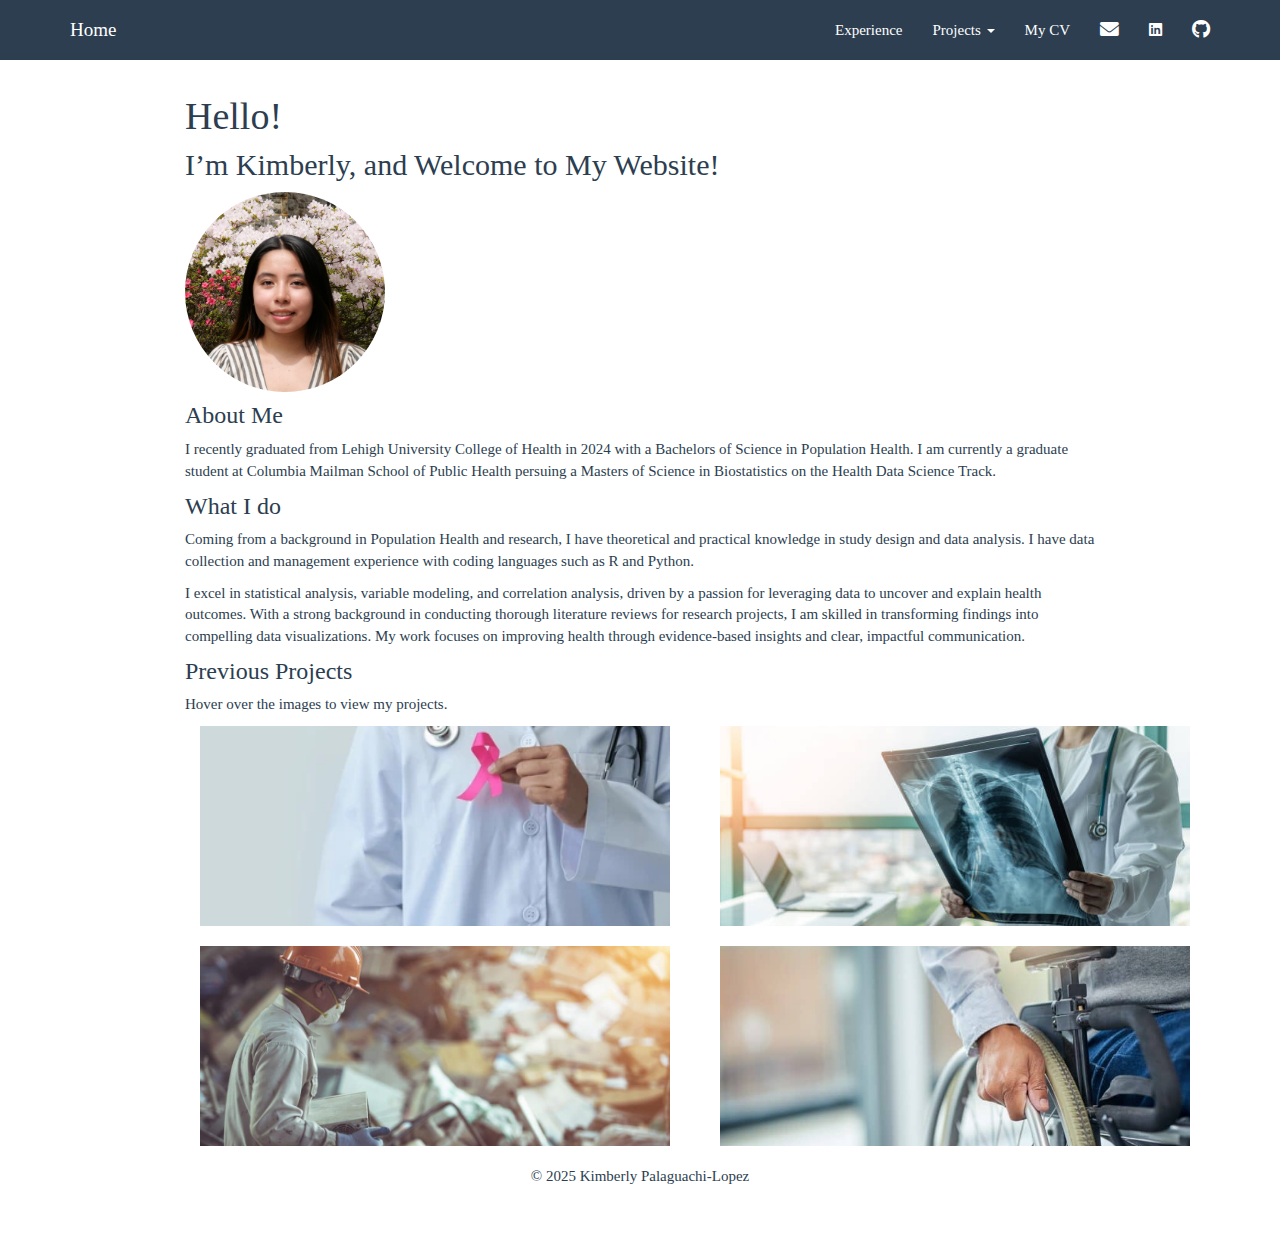
<file: index.html>
<!DOCTYPE html>

<html>

<head>

<meta charset="utf-8" />
<meta name="generator" content="pandoc" />
<meta http-equiv="X-UA-Compatible" content="IE=EDGE" />




<title>Hello!</title>

<script src="site_libs/header-attrs-2.28/header-attrs.js"></script>
<script src="site_libs/jquery-3.6.0/jquery-3.6.0.min.js"></script>
<meta name="viewport" content="width=device-width, initial-scale=1" />
<link href="site_libs/bootstrap-3.3.5/css/flatly.min.css" rel="stylesheet" />
<script src="site_libs/bootstrap-3.3.5/js/bootstrap.min.js"></script>
<script src="site_libs/bootstrap-3.3.5/shim/html5shiv.min.js"></script>
<script src="site_libs/bootstrap-3.3.5/shim/respond.min.js"></script>
<style>h1 {font-size: 34px;}
       h1.title {font-size: 38px;}
       h2 {font-size: 30px;}
       h3 {font-size: 24px;}
       h4 {font-size: 18px;}
       h5 {font-size: 16px;}
       h6 {font-size: 12px;}
       code {color: inherit; background-color: rgba(0, 0, 0, 0.04);}
       pre:not([class]) { background-color: white }</style>
<script src="site_libs/navigation-1.1/tabsets.js"></script>
<link href="site_libs/highlightjs-9.12.0/default.css" rel="stylesheet" />
<script src="site_libs/highlightjs-9.12.0/highlight.js"></script>
<link href="site_libs/font-awesome-6.4.2/css/all.min.css" rel="stylesheet" />
<link href="site_libs/font-awesome-6.4.2/css/v4-shims.min.css" rel="stylesheet" />

<style type="text/css">
  code{white-space: pre-wrap;}
  span.smallcaps{font-variant: small-caps;}
  span.underline{text-decoration: underline;}
  div.column{display: inline-block; vertical-align: top; width: 50%;}
  div.hanging-indent{margin-left: 1.5em; text-indent: -1.5em;}
  ul.task-list{list-style: none;}
    </style>

<style type="text/css">code{white-space: pre;}</style>
<script type="text/javascript">
if (window.hljs) {
  hljs.configure({languages: []});
  hljs.initHighlightingOnLoad();
  if (document.readyState && document.readyState === "complete") {
    window.setTimeout(function() { hljs.initHighlighting(); }, 0);
  }
}
</script>









<style type = "text/css">
.main-container {
  max-width: 940px;
  margin-left: auto;
  margin-right: auto;
}
img {
  max-width:100%;
}
.tabbed-pane {
  padding-top: 12px;
}
.html-widget {
  margin-bottom: 20px;
}
button.code-folding-btn:focus {
  outline: none;
}
summary {
  display: list-item;
}
details > summary > p:only-child {
  display: inline;
}
pre code {
  padding: 0;
}
</style>


<style type="text/css">
.dropdown-submenu {
  position: relative;
}
.dropdown-submenu>.dropdown-menu {
  top: 0;
  left: 100%;
  margin-top: -6px;
  margin-left: -1px;
  border-radius: 0 6px 6px 6px;
}
.dropdown-submenu:hover>.dropdown-menu {
  display: block;
}
.dropdown-submenu>a:after {
  display: block;
  content: " ";
  float: right;
  width: 0;
  height: 0;
  border-color: transparent;
  border-style: solid;
  border-width: 5px 0 5px 5px;
  border-left-color: #cccccc;
  margin-top: 5px;
  margin-right: -10px;
}
.dropdown-submenu:hover>a:after {
  border-left-color: #adb5bd;
}
.dropdown-submenu.pull-left {
  float: none;
}
.dropdown-submenu.pull-left>.dropdown-menu {
  left: -100%;
  margin-left: 10px;
  border-radius: 6px 0 6px 6px;
}
</style>

<script type="text/javascript">
// manage active state of menu based on current page
$(document).ready(function () {
  // active menu anchor
  href = window.location.pathname
  href = href.substr(href.lastIndexOf('/') + 1)
  if (href === "")
    href = "index.html";
  var menuAnchor = $('a[href="' + href + '"]');

  // mark the anchor link active (and if it's in a dropdown, also mark that active)
  var dropdown = menuAnchor.closest('li.dropdown');
  if (window.bootstrap) { // Bootstrap 4+
    menuAnchor.addClass('active');
    dropdown.find('> .dropdown-toggle').addClass('active');
  } else { // Bootstrap 3
    menuAnchor.parent().addClass('active');
    dropdown.addClass('active');
  }

  // Navbar adjustments
  var navHeight = $(".navbar").first().height() + 15;
  var style = document.createElement('style');
  var pt = "padding-top: " + navHeight + "px; ";
  var mt = "margin-top: -" + navHeight + "px; ";
  var css = "";
  // offset scroll position for anchor links (for fixed navbar)
  for (var i = 1; i <= 6; i++) {
    css += ".section h" + i + "{ " + pt + mt + "}\n";
  }
  style.innerHTML = "body {" + pt + "padding-bottom: 40px; }\n" + css;
  document.head.appendChild(style);
});
</script>

<!-- tabsets -->

<style type="text/css">
.tabset-dropdown > .nav-tabs {
  display: inline-table;
  max-height: 500px;
  min-height: 44px;
  overflow-y: auto;
  border: 1px solid #ddd;
  border-radius: 4px;
}

.tabset-dropdown > .nav-tabs > li.active:before, .tabset-dropdown > .nav-tabs.nav-tabs-open:before {
  content: "\e259";
  font-family: 'Glyphicons Halflings';
  display: inline-block;
  padding: 10px;
  border-right: 1px solid #ddd;
}

.tabset-dropdown > .nav-tabs.nav-tabs-open > li.active:before {
  content: "\e258";
  font-family: 'Glyphicons Halflings';
  border: none;
}

.tabset-dropdown > .nav-tabs > li.active {
  display: block;
}

.tabset-dropdown > .nav-tabs > li > a,
.tabset-dropdown > .nav-tabs > li > a:focus,
.tabset-dropdown > .nav-tabs > li > a:hover {
  border: none;
  display: inline-block;
  border-radius: 4px;
  background-color: transparent;
}

.tabset-dropdown > .nav-tabs.nav-tabs-open > li {
  display: block;
  float: none;
}

.tabset-dropdown > .nav-tabs > li {
  display: none;
}
</style>

<!-- code folding -->




</head>

<body>


<div class="container-fluid main-container">




<div class="navbar navbar-default  navbar-fixed-top" role="navigation">
  <div class="container">
    <div class="navbar-header">
      <button type="button" class="navbar-toggle collapsed" data-toggle="collapse" data-bs-toggle="collapse" data-target="#navbar" data-bs-target="#navbar">
        <span class="icon-bar"></span>
        <span class="icon-bar"></span>
        <span class="icon-bar"></span>
      </button>
      <a class="navbar-brand" href="index.html">Home</a>
    </div>
    <div id="navbar" class="navbar-collapse collapse">
      <ul class="nav navbar-nav">
        
      </ul>
      <ul class="nav navbar-nav navbar-right">
        <li>
  <a href="experience.html">Experience</a>
</li>
<li class="dropdown">
  <a href="#" class="dropdown-toggle" data-toggle="dropdown" role="button" data-bs-toggle="dropdown" aria-expanded="false">
    Projects
     
    <span class="caret"></span>
  </a>
  <ul class="dropdown-menu" role="menu">
    <li>
      <a href="projects.html">Breast Cancer Survival</a>
    </li>
    <li>
      <a href="asthma_project.html">Asthma Prevalance</a>
    </li>
    <li>
      <a href="ewaste.html">E-waste and Health in Latin America</a>
    </li>
    <li>
      <a href="cap.html">Older Adults living with Disability</a>
    </li>
  </ul>
</li>
<li>
  <a href="about.html">My CV</a>
</li>
<li>
  <a href="mailto:kp2809@cumc.columbia.edu">
    <span class="fa fa-envelope fa-lg"></span>
     
  </a>
</li>
<li>
  <a href="https://www.linkedin.com/in/kimberly-palaguachi-lopez2024/">
    <span class="fab fa-linkedin"></span>
     
  </a>
</li>
<li>
  <a href="http://github.com/klopez67/">
    <span class="fa fa-github fa-lg"></span>
     
  </a>
</li>
      </ul>
    </div><!--/.nav-collapse -->
  </div><!--/.container -->
</div><!--/.navbar -->

<div id="header">



<h1 class="title toc-ignore">Hello!</h1>

</div>


<style>
body {
    font-family: 'Georgia', serif;
}

h1, h2, h3 {
    font-family: 'Georgia', serif;
}
</style>
<div id="im-kimberly-and-welcome-to-my-website" class="section level2">
<h2>I’m Kimberly, and Welcome to My Website!</h2>
<p><img src="images/IMG_5708.jpeg" style="width:200px; height:200px; border-radius:50%; object-fit:cover;"></p>
<div id="about-me" class="section level3">
<h3>About Me</h3>
<p>I recently graduated from Lehigh University College of Health in 2024
with a Bachelors of Science in Population Health. I am currently a
graduate student at Columbia Mailman School of Public Health persuing a
Masters of Science in Biostatistics on the Health Data Science
Track.</p>
</div>
<div id="what-i-do" class="section level3">
<h3>What I do</h3>
<p>Coming from a background in Population Health and research, I have
theoretical and practical knowledge in study design and data analysis. I
have data collection and management experience with coding languages
such as R and Python.</p>
<p>I excel in statistical analysis, variable modeling, and correlation
analysis, driven by a passion for leveraging data to uncover and explain
health outcomes. With a strong background in conducting thorough
literature reviews for research projects, I am skilled in transforming
findings into compelling data visualizations. My work focuses on
improving health through evidence-based insights and clear, impactful
communication.</p>
</div>
<div id="previous-projects" class="section level3">
<h3>Previous Projects</h3>
<p>Hover over the images to view my projects.</p>
<style>

#image-grid .grid-container {
  display: grid;
  grid-template-columns: repeat(2, 1fr);  /* 2 columns */
  gap: 20px;  
  justify-items: center;
  align-items: center;
}


#image-grid .container {
  position: relative;
  width: 500px;  
  height: 200px; 
}

#image-grid .image {
  display: block;
  width: 100%;
  height: 100%;
  object-fit: cover;  
  transition: filter 0.5s ease;  
}


#image-grid .container:hover .image {
  filter: blur(1px);  
}


#image-grid .overlay {
  position: absolute;
  top: 0;
  bottom: 0;
  left: 0;
  right: 0;
  opacity: 0;  
  transition: .5s ease; /* for opacity */
}


#image-grid .container:hover .overlay {
  opacity: 1;  /* Show overlay when container is hovered */
}

#image-grid .text {
  color: white;
  font-size: 20px;
  position: absolute;
  top: 50%;
  left: 50%;
  transform: translate(-50%, -50%);
  text-align: center;
}

#image-grid .text a {
  color: white; 
  text-decoration: none; 
}

#image-grid .text a:hover {
  text-decoration: underline; 
}
</style>


<!-- Image Grid-->
<div id="image-grid">
  <div class="grid-container">
    <div class="container">
      <img src="images/photo1.jpg" alt="Image 1" class="image">
      <div class="overlay">
        <div class="text"><a href="projects.html">Breast Cancer Survival Modeling</a></div>
      </div>
    </div>
    <div class="container">
      <img src="images/photo2.jpg" alt="Image 2" class="image">
      <div class="overlay">
        <div class="text"><a href="asthma_project.html">Asthma Prevalence and Temperature</a></div>
      </div>
    </div>
    <div class="container">
      <img src="images/photo3.jpg" alt="Image 3" class="image">
      <div class="overlay">
        <div class="text"><a href="ewaste.html">E-waste and Health Outcomes in Latin America</a></div>
      </div>
    </div>
    <div class="container">
      <img src="images/photo4.jpg" alt="Image 4" class="image">
      <div class="overlay">
        <div class="text"><a href="cap.html">Health Disparities Among Older Adults Living with a Disability in NYC</a></div>
      </div>
    </div>
  </div>
</div>

<head>
    <meta charset="UTF-8">
    <meta name="viewport" content="width=device-width, initial-scale=1.0">
    <title>My Portfolio</title>
    <link rel="stylesheet" href="https://cdnjs.cloudflare.com/ajax/libs/font-awesome/6.0.0-beta3/css/all.min.css">
    <style>
        footer {
            text-align: center;
            padding: 20px;
            background-color: transparent;
        }
    </style>
</head>
<body>

<footer>
    <p>© 2025 Kimberly Palaguachi-Lopez</p>
</footer>

</body>
</html>

</div>
</div>




</div>

<script>

// add bootstrap table styles to pandoc tables
function bootstrapStylePandocTables() {
  $('tr.odd').parent('tbody').parent('table').addClass('table table-condensed');
}
$(document).ready(function () {
  bootstrapStylePandocTables();
});


</script>

<!-- tabsets -->

<script>
$(document).ready(function () {
  window.buildTabsets("TOC");
});

$(document).ready(function () {
  $('.tabset-dropdown > .nav-tabs > li').click(function () {
    $(this).parent().toggleClass('nav-tabs-open');
  });
});
</script>

<!-- code folding -->


<!-- dynamically load mathjax for compatibility with self-contained -->
<script>
  (function () {
    var script = document.createElement("script");
    script.type = "text/javascript";
    script.src  = "https://mathjax.rstudio.com/latest/MathJax.js?config=TeX-AMS-MML_HTMLorMML";
    document.getElementsByTagName("head")[0].appendChild(script);
  })();
</script>

</body>
</html>
</file>
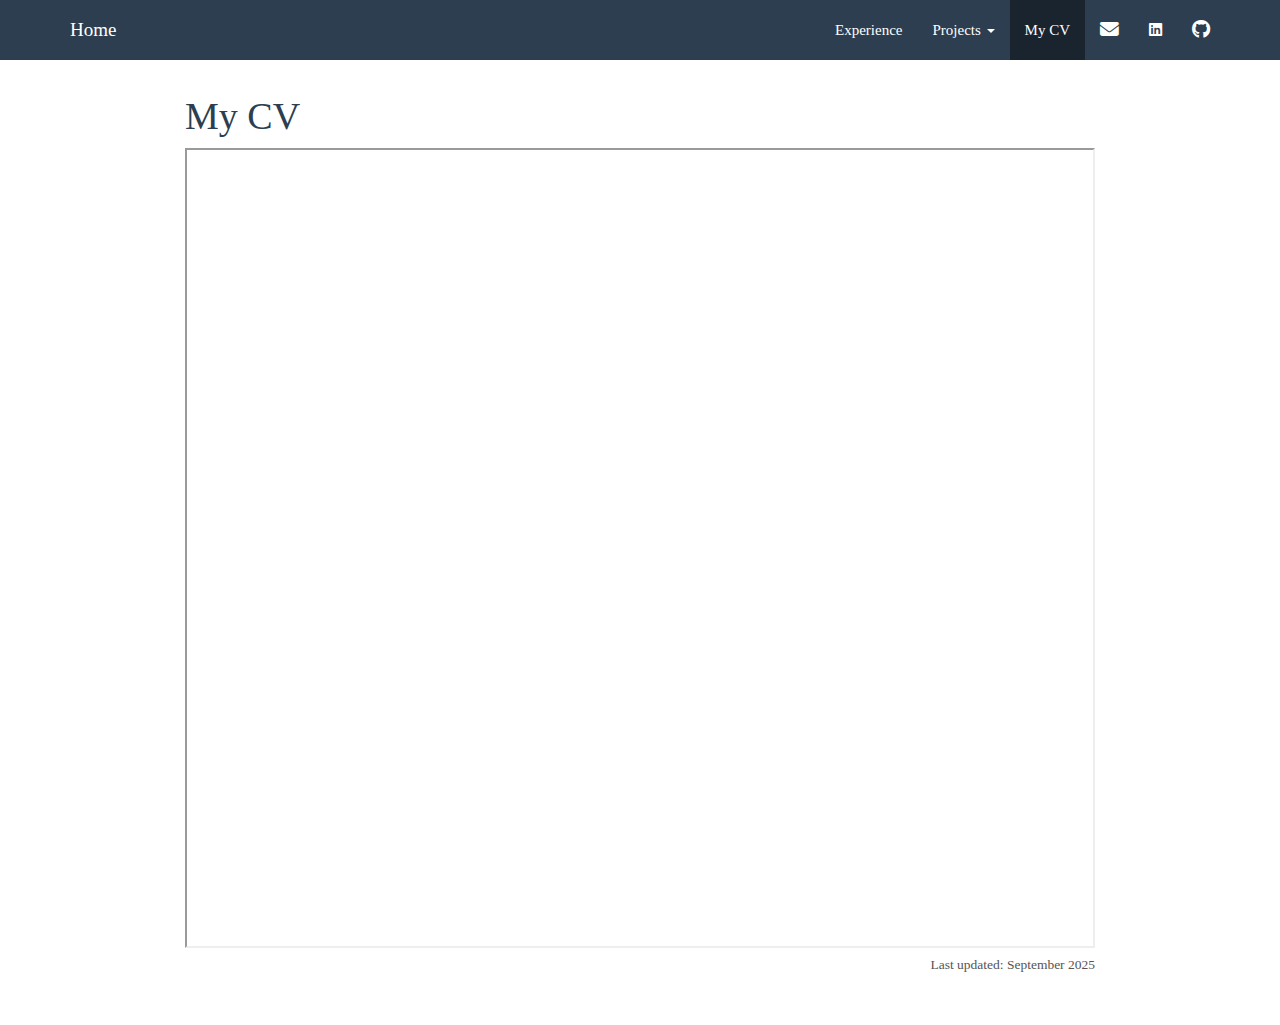
<file: about.html>
<!DOCTYPE html>

<html>

<head>

<meta charset="utf-8" />
<meta name="generator" content="pandoc" />
<meta http-equiv="X-UA-Compatible" content="IE=EDGE" />




<title>My CV</title>

<script src="site_libs/header-attrs-2.28/header-attrs.js"></script>
<script src="site_libs/jquery-3.6.0/jquery-3.6.0.min.js"></script>
<meta name="viewport" content="width=device-width, initial-scale=1" />
<link href="site_libs/bootstrap-3.3.5/css/flatly.min.css" rel="stylesheet" />
<script src="site_libs/bootstrap-3.3.5/js/bootstrap.min.js"></script>
<script src="site_libs/bootstrap-3.3.5/shim/html5shiv.min.js"></script>
<script src="site_libs/bootstrap-3.3.5/shim/respond.min.js"></script>
<style>h1 {font-size: 34px;}
       h1.title {font-size: 38px;}
       h2 {font-size: 30px;}
       h3 {font-size: 24px;}
       h4 {font-size: 18px;}
       h5 {font-size: 16px;}
       h6 {font-size: 12px;}
       code {color: inherit; background-color: rgba(0, 0, 0, 0.04);}
       pre:not([class]) { background-color: white }</style>
<script src="site_libs/navigation-1.1/tabsets.js"></script>
<link href="site_libs/highlightjs-9.12.0/default.css" rel="stylesheet" />
<script src="site_libs/highlightjs-9.12.0/highlight.js"></script>
<link href="site_libs/font-awesome-6.4.2/css/all.min.css" rel="stylesheet" />
<link href="site_libs/font-awesome-6.4.2/css/v4-shims.min.css" rel="stylesheet" />

<style type="text/css">
  code{white-space: pre-wrap;}
  span.smallcaps{font-variant: small-caps;}
  span.underline{text-decoration: underline;}
  div.column{display: inline-block; vertical-align: top; width: 50%;}
  div.hanging-indent{margin-left: 1.5em; text-indent: -1.5em;}
  ul.task-list{list-style: none;}
    </style>

<style type="text/css">code{white-space: pre;}</style>
<script type="text/javascript">
if (window.hljs) {
  hljs.configure({languages: []});
  hljs.initHighlightingOnLoad();
  if (document.readyState && document.readyState === "complete") {
    window.setTimeout(function() { hljs.initHighlighting(); }, 0);
  }
}
</script>









<style type = "text/css">
.main-container {
  max-width: 940px;
  margin-left: auto;
  margin-right: auto;
}
img {
  max-width:100%;
}
.tabbed-pane {
  padding-top: 12px;
}
.html-widget {
  margin-bottom: 20px;
}
button.code-folding-btn:focus {
  outline: none;
}
summary {
  display: list-item;
}
details > summary > p:only-child {
  display: inline;
}
pre code {
  padding: 0;
}
</style>


<style type="text/css">
.dropdown-submenu {
  position: relative;
}
.dropdown-submenu>.dropdown-menu {
  top: 0;
  left: 100%;
  margin-top: -6px;
  margin-left: -1px;
  border-radius: 0 6px 6px 6px;
}
.dropdown-submenu:hover>.dropdown-menu {
  display: block;
}
.dropdown-submenu>a:after {
  display: block;
  content: " ";
  float: right;
  width: 0;
  height: 0;
  border-color: transparent;
  border-style: solid;
  border-width: 5px 0 5px 5px;
  border-left-color: #cccccc;
  margin-top: 5px;
  margin-right: -10px;
}
.dropdown-submenu:hover>a:after {
  border-left-color: #adb5bd;
}
.dropdown-submenu.pull-left {
  float: none;
}
.dropdown-submenu.pull-left>.dropdown-menu {
  left: -100%;
  margin-left: 10px;
  border-radius: 6px 0 6px 6px;
}
</style>

<script type="text/javascript">
// manage active state of menu based on current page
$(document).ready(function () {
  // active menu anchor
  href = window.location.pathname
  href = href.substr(href.lastIndexOf('/') + 1)
  if (href === "")
    href = "index.html";
  var menuAnchor = $('a[href="' + href + '"]');

  // mark the anchor link active (and if it's in a dropdown, also mark that active)
  var dropdown = menuAnchor.closest('li.dropdown');
  if (window.bootstrap) { // Bootstrap 4+
    menuAnchor.addClass('active');
    dropdown.find('> .dropdown-toggle').addClass('active');
  } else { // Bootstrap 3
    menuAnchor.parent().addClass('active');
    dropdown.addClass('active');
  }

  // Navbar adjustments
  var navHeight = $(".navbar").first().height() + 15;
  var style = document.createElement('style');
  var pt = "padding-top: " + navHeight + "px; ";
  var mt = "margin-top: -" + navHeight + "px; ";
  var css = "";
  // offset scroll position for anchor links (for fixed navbar)
  for (var i = 1; i <= 6; i++) {
    css += ".section h" + i + "{ " + pt + mt + "}\n";
  }
  style.innerHTML = "body {" + pt + "padding-bottom: 40px; }\n" + css;
  document.head.appendChild(style);
});
</script>

<!-- tabsets -->

<style type="text/css">
.tabset-dropdown > .nav-tabs {
  display: inline-table;
  max-height: 500px;
  min-height: 44px;
  overflow-y: auto;
  border: 1px solid #ddd;
  border-radius: 4px;
}

.tabset-dropdown > .nav-tabs > li.active:before, .tabset-dropdown > .nav-tabs.nav-tabs-open:before {
  content: "\e259";
  font-family: 'Glyphicons Halflings';
  display: inline-block;
  padding: 10px;
  border-right: 1px solid #ddd;
}

.tabset-dropdown > .nav-tabs.nav-tabs-open > li.active:before {
  content: "\e258";
  font-family: 'Glyphicons Halflings';
  border: none;
}

.tabset-dropdown > .nav-tabs > li.active {
  display: block;
}

.tabset-dropdown > .nav-tabs > li > a,
.tabset-dropdown > .nav-tabs > li > a:focus,
.tabset-dropdown > .nav-tabs > li > a:hover {
  border: none;
  display: inline-block;
  border-radius: 4px;
  background-color: transparent;
}

.tabset-dropdown > .nav-tabs.nav-tabs-open > li {
  display: block;
  float: none;
}

.tabset-dropdown > .nav-tabs > li {
  display: none;
}
</style>

<!-- code folding -->




</head>

<body>


<div class="container-fluid main-container">




<div class="navbar navbar-default  navbar-fixed-top" role="navigation">
  <div class="container">
    <div class="navbar-header">
      <button type="button" class="navbar-toggle collapsed" data-toggle="collapse" data-bs-toggle="collapse" data-target="#navbar" data-bs-target="#navbar">
        <span class="icon-bar"></span>
        <span class="icon-bar"></span>
        <span class="icon-bar"></span>
      </button>
      <a class="navbar-brand" href="index.html">Home</a>
    </div>
    <div id="navbar" class="navbar-collapse collapse">
      <ul class="nav navbar-nav">
        
      </ul>
      <ul class="nav navbar-nav navbar-right">
        <li>
  <a href="experience.html">Experience</a>
</li>
<li class="dropdown">
  <a href="#" class="dropdown-toggle" data-toggle="dropdown" role="button" data-bs-toggle="dropdown" aria-expanded="false">
    Projects
     
    <span class="caret"></span>
  </a>
  <ul class="dropdown-menu" role="menu">
    <li>
      <a href="vaccine.html">Predicting Flu Severity</a>
    </li>
    <li>
      <a href="SAS_project.html">Risk Factors for Cognitive Decline</a>
    </li>
    <li>
      <a href="projects.html">Breast Cancer Survival Modeling</a>
    </li>
    <li>
      <a href="asthma_project.html">Asthma &amp; Tempature Dashboard</a>
    </li>
    <li>
      <a href="influenza.html">Influenza Agent Based Modeling</a>
    </li>
  </ul>
</li>
<li>
  <a href="about.html">My CV</a>
</li>
<li>
  <a href="mailto:kp2809@cumc.columbia.edu">
    <span class="fa fa-envelope fa-lg"></span>
     
  </a>
</li>
<li>
  <a href="https://www.linkedin.com/in/kimberly-palaguachi-lopez2024/">
    <span class="fab fa-linkedin"></span>
     
  </a>
</li>
<li>
  <a href="http://github.com/klopez67/">
    <span class="fa fa-github fa-lg"></span>
     
  </a>
</li>
      </ul>
    </div><!--/.nav-collapse -->
  </div><!--/.container -->
</div><!--/.navbar -->

<div id="header">



<h1 class="title toc-ignore">My CV</h1>

</div>


<style>
body {
    font-family: 'Georgia', serif;
}

h1, h2, h3 {
    font-family: 'Georgia', serif;
}
</style>
<iframe src=" Palaguachi-Lopez_Kimberly_CV (2025).pdf " width="100%" height="800px">
</iframe>
<p style="text-align: right; font-size: 0.9em; color: #555;">
Last updated: September 2025
</p>




</div>

<script>

// add bootstrap table styles to pandoc tables
function bootstrapStylePandocTables() {
  $('tr.odd').parent('tbody').parent('table').addClass('table table-condensed');
}
$(document).ready(function () {
  bootstrapStylePandocTables();
});


</script>

<!-- tabsets -->

<script>
$(document).ready(function () {
  window.buildTabsets("TOC");
});

$(document).ready(function () {
  $('.tabset-dropdown > .nav-tabs > li').click(function () {
    $(this).parent().toggleClass('nav-tabs-open');
  });
});
</script>

<!-- code folding -->


<!-- dynamically load mathjax for compatibility with self-contained -->
<script>
  (function () {
    var script = document.createElement("script");
    script.type = "text/javascript";
    script.src  = "https://mathjax.rstudio.com/latest/MathJax.js?config=TeX-AMS-MML_HTMLorMML";
    document.getElementsByTagName("head")[0].appendChild(script);
  })();
</script>

</body>
</html>
</file>
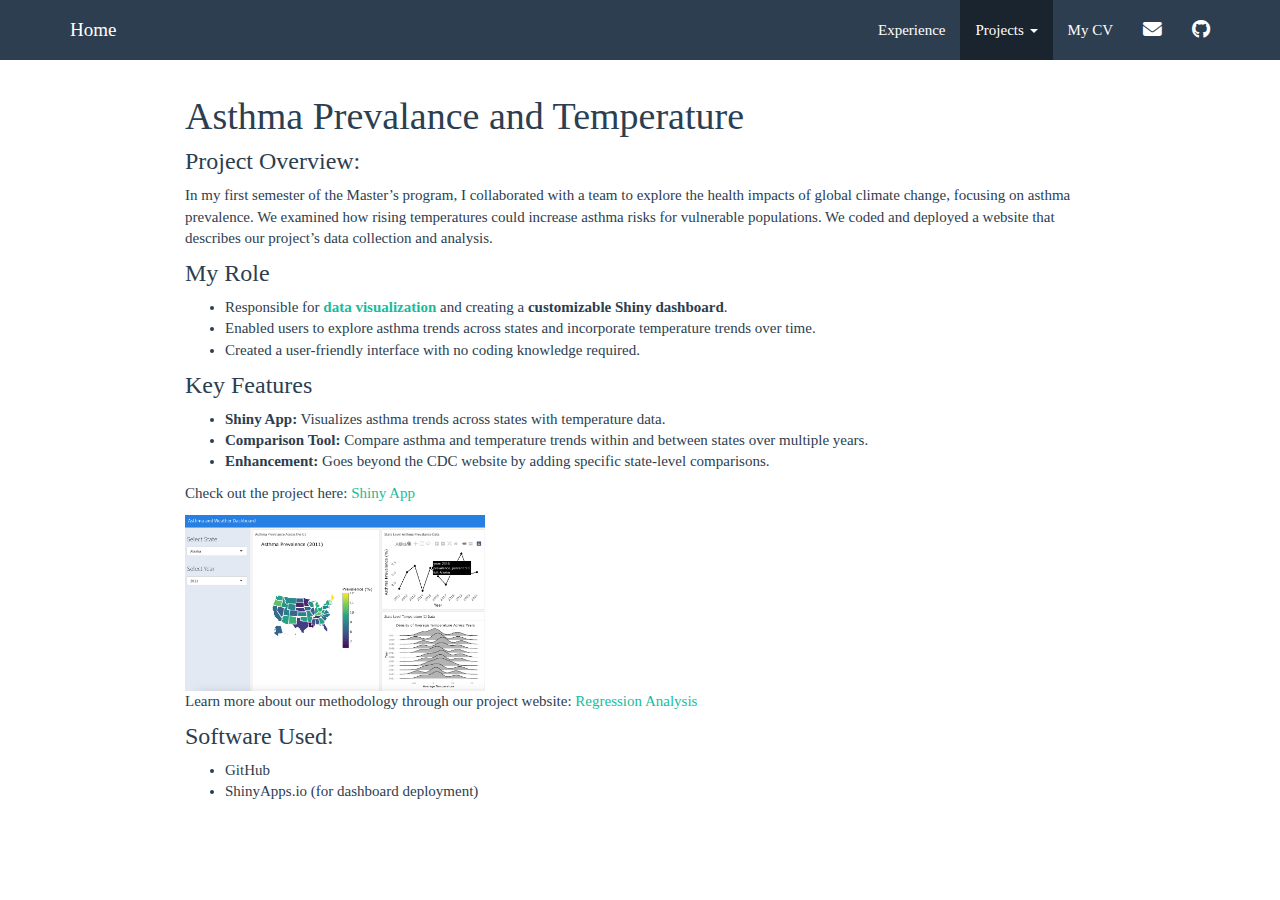
<file: asthma_project.html>
<!DOCTYPE html>

<html>

<head>

<meta charset="utf-8" />
<meta name="generator" content="pandoc" />
<meta http-equiv="X-UA-Compatible" content="IE=EDGE" />




<title>Asthma Prevalance and Temperature</title>

<script src="site_libs/header-attrs-2.28/header-attrs.js"></script>
<script src="site_libs/jquery-3.6.0/jquery-3.6.0.min.js"></script>
<meta name="viewport" content="width=device-width, initial-scale=1" />
<link href="site_libs/bootstrap-3.3.5/css/flatly.min.css" rel="stylesheet" />
<script src="site_libs/bootstrap-3.3.5/js/bootstrap.min.js"></script>
<script src="site_libs/bootstrap-3.3.5/shim/html5shiv.min.js"></script>
<script src="site_libs/bootstrap-3.3.5/shim/respond.min.js"></script>
<style>h1 {font-size: 34px;}
       h1.title {font-size: 38px;}
       h2 {font-size: 30px;}
       h3 {font-size: 24px;}
       h4 {font-size: 18px;}
       h5 {font-size: 16px;}
       h6 {font-size: 12px;}
       code {color: inherit; background-color: rgba(0, 0, 0, 0.04);}
       pre:not([class]) { background-color: white }</style>
<script src="site_libs/navigation-1.1/tabsets.js"></script>
<link href="site_libs/highlightjs-9.12.0/default.css" rel="stylesheet" />
<script src="site_libs/highlightjs-9.12.0/highlight.js"></script>
<link href="site_libs/font-awesome-6.4.2/css/all.min.css" rel="stylesheet" />
<link href="site_libs/font-awesome-6.4.2/css/v4-shims.min.css" rel="stylesheet" />

<style type="text/css">
  code{white-space: pre-wrap;}
  span.smallcaps{font-variant: small-caps;}
  span.underline{text-decoration: underline;}
  div.column{display: inline-block; vertical-align: top; width: 50%;}
  div.hanging-indent{margin-left: 1.5em; text-indent: -1.5em;}
  ul.task-list{list-style: none;}
    </style>

<style type="text/css">code{white-space: pre;}</style>
<script type="text/javascript">
if (window.hljs) {
  hljs.configure({languages: []});
  hljs.initHighlightingOnLoad();
  if (document.readyState && document.readyState === "complete") {
    window.setTimeout(function() { hljs.initHighlighting(); }, 0);
  }
}
</script>









<style type = "text/css">
.main-container {
  max-width: 940px;
  margin-left: auto;
  margin-right: auto;
}
img {
  max-width:100%;
}
.tabbed-pane {
  padding-top: 12px;
}
.html-widget {
  margin-bottom: 20px;
}
button.code-folding-btn:focus {
  outline: none;
}
summary {
  display: list-item;
}
details > summary > p:only-child {
  display: inline;
}
pre code {
  padding: 0;
}
</style>


<style type="text/css">
.dropdown-submenu {
  position: relative;
}
.dropdown-submenu>.dropdown-menu {
  top: 0;
  left: 100%;
  margin-top: -6px;
  margin-left: -1px;
  border-radius: 0 6px 6px 6px;
}
.dropdown-submenu:hover>.dropdown-menu {
  display: block;
}
.dropdown-submenu>a:after {
  display: block;
  content: " ";
  float: right;
  width: 0;
  height: 0;
  border-color: transparent;
  border-style: solid;
  border-width: 5px 0 5px 5px;
  border-left-color: #cccccc;
  margin-top: 5px;
  margin-right: -10px;
}
.dropdown-submenu:hover>a:after {
  border-left-color: #adb5bd;
}
.dropdown-submenu.pull-left {
  float: none;
}
.dropdown-submenu.pull-left>.dropdown-menu {
  left: -100%;
  margin-left: 10px;
  border-radius: 6px 0 6px 6px;
}
</style>

<script type="text/javascript">
// manage active state of menu based on current page
$(document).ready(function () {
  // active menu anchor
  href = window.location.pathname
  href = href.substr(href.lastIndexOf('/') + 1)
  if (href === "")
    href = "index.html";
  var menuAnchor = $('a[href="' + href + '"]');

  // mark the anchor link active (and if it's in a dropdown, also mark that active)
  var dropdown = menuAnchor.closest('li.dropdown');
  if (window.bootstrap) { // Bootstrap 4+
    menuAnchor.addClass('active');
    dropdown.find('> .dropdown-toggle').addClass('active');
  } else { // Bootstrap 3
    menuAnchor.parent().addClass('active');
    dropdown.addClass('active');
  }

  // Navbar adjustments
  var navHeight = $(".navbar").first().height() + 15;
  var style = document.createElement('style');
  var pt = "padding-top: " + navHeight + "px; ";
  var mt = "margin-top: -" + navHeight + "px; ";
  var css = "";
  // offset scroll position for anchor links (for fixed navbar)
  for (var i = 1; i <= 6; i++) {
    css += ".section h" + i + "{ " + pt + mt + "}\n";
  }
  style.innerHTML = "body {" + pt + "padding-bottom: 40px; }\n" + css;
  document.head.appendChild(style);
});
</script>

<!-- tabsets -->

<style type="text/css">
.tabset-dropdown > .nav-tabs {
  display: inline-table;
  max-height: 500px;
  min-height: 44px;
  overflow-y: auto;
  border: 1px solid #ddd;
  border-radius: 4px;
}

.tabset-dropdown > .nav-tabs > li.active:before, .tabset-dropdown > .nav-tabs.nav-tabs-open:before {
  content: "\e259";
  font-family: 'Glyphicons Halflings';
  display: inline-block;
  padding: 10px;
  border-right: 1px solid #ddd;
}

.tabset-dropdown > .nav-tabs.nav-tabs-open > li.active:before {
  content: "\e258";
  font-family: 'Glyphicons Halflings';
  border: none;
}

.tabset-dropdown > .nav-tabs > li.active {
  display: block;
}

.tabset-dropdown > .nav-tabs > li > a,
.tabset-dropdown > .nav-tabs > li > a:focus,
.tabset-dropdown > .nav-tabs > li > a:hover {
  border: none;
  display: inline-block;
  border-radius: 4px;
  background-color: transparent;
}

.tabset-dropdown > .nav-tabs.nav-tabs-open > li {
  display: block;
  float: none;
}

.tabset-dropdown > .nav-tabs > li {
  display: none;
}
</style>

<!-- code folding -->




</head>

<body>


<div class="container-fluid main-container">




<div class="navbar navbar-default  navbar-fixed-top" role="navigation">
  <div class="container">
    <div class="navbar-header">
      <button type="button" class="navbar-toggle collapsed" data-toggle="collapse" data-bs-toggle="collapse" data-target="#navbar" data-bs-target="#navbar">
        <span class="icon-bar"></span>
        <span class="icon-bar"></span>
        <span class="icon-bar"></span>
      </button>
      <a class="navbar-brand" href="index.html">Home</a>
    </div>
    <div id="navbar" class="navbar-collapse collapse">
      <ul class="nav navbar-nav">
        
      </ul>
      <ul class="nav navbar-nav navbar-right">
        <li>
  <a href="experience.html">Experience</a>
</li>
<li class="dropdown">
  <a href="#" class="dropdown-toggle" data-toggle="dropdown" role="button" data-bs-toggle="dropdown" aria-expanded="false">
    Projects
     
    <span class="caret"></span>
  </a>
  <ul class="dropdown-menu" role="menu">
    <li>
      <a href="projects.html">Breast Cancer Survival</a>
    </li>
    <li>
      <a href="asthma_project.html">Asthma Prevalance</a>
    </li>
    <li>
      <a href="ewaste.html">E-waste and Health in Latin America</a>
    </li>
    <li>
      <a href="cap.html">Older Adults living with Disability</a>
    </li>
  </ul>
</li>
<li>
  <a href="about.html">My CV</a>
</li>
<li>
  <a href="mailto:kp2809@cumc.columbia.edu">
    <span class="fa fa-envelope fa-lg"></span>
     
  </a>
</li>
<li>
  <a href="http://github.com/klopez67/">
    <span class="fa fa-github fa-lg"></span>
     
  </a>
</li>
      </ul>
    </div><!--/.nav-collapse -->
  </div><!--/.container -->
</div><!--/.navbar -->

<div id="header">



<h1 class="title toc-ignore">Asthma Prevalance and Temperature</h1>

</div>


<style>
body {
    font-family: 'Georgia', serif;
}

h1, h2, h3 {
    font-family: 'Georgia', serif;
}
</style>
<div id="project-overview" class="section level3">
<h3>Project Overview:</h3>
<p>In my first semester of the Master’s program, I collaborated with a
team to explore the health impacts of global climate change, focusing on
asthma prevalence. We examined how rising temperatures could increase
asthma risks for vulnerable populations. We coded and deployed a website
that describes our project’s data collection and analysis.</p>
</div>
<div id="my-role" class="section level3">
<h3>My Role</h3>
<ul>
<li>Responsible for <a
href="https://zzihanlin.github.io/p8105_final/mapping.html"><strong>data
visualization</strong></a> and creating a <strong>customizable Shiny
dashboard</strong>.</li>
<li>Enabled users to explore asthma trends across states and incorporate
temperature trends over time.</li>
<li>Created a user-friendly interface with no coding knowledge
required.</li>
</ul>
</div>
<div id="key-features" class="section level3">
<h3>Key Features</h3>
<ul>
<li><strong>Shiny App:</strong> Visualizes asthma trends across states
with temperature data.</li>
<li><strong>Comparison Tool:</strong> Compare asthma and temperature
trends within and between states over multiple years.</li>
<li><strong>Enhancement:</strong> Goes beyond the CDC website by adding
specific state-level comparisons.</li>
</ul>
<p>Check out the project here: <a
href="https://klopez67.shinyapps.io/final_draft/">Shiny App</a></p>
<a href="https://klopez67.shinyapps.io/final_draft/">
    <img src="images/shiny.png" alt="Preview of Asthma Trends Dashboard" width="300"/>
</a>
<p>Learn more about our methodology through our project website: <a
href="https://zzihanlin.github.io/p8105_final/index.html">Regression
Analysis</a></p>
</div>
<div id="software-used" class="section level3">
<h3>Software Used:</h3>
<ul>
<li>GitHub<br />
</li>
<li>ShinyApps.io (for dashboard deployment)</li>
</ul>
</div>




</div>

<script>

// add bootstrap table styles to pandoc tables
function bootstrapStylePandocTables() {
  $('tr.odd').parent('tbody').parent('table').addClass('table table-condensed');
}
$(document).ready(function () {
  bootstrapStylePandocTables();
});


</script>

<!-- tabsets -->

<script>
$(document).ready(function () {
  window.buildTabsets("TOC");
});

$(document).ready(function () {
  $('.tabset-dropdown > .nav-tabs > li').click(function () {
    $(this).parent().toggleClass('nav-tabs-open');
  });
});
</script>

<!-- code folding -->


<!-- dynamically load mathjax for compatibility with self-contained -->
<script>
  (function () {
    var script = document.createElement("script");
    script.type = "text/javascript";
    script.src  = "https://mathjax.rstudio.com/latest/MathJax.js?config=TeX-AMS-MML_HTMLorMML";
    document.getElementsByTagName("head")[0].appendChild(script);
  })();
</script>

</body>
</html>
</file>
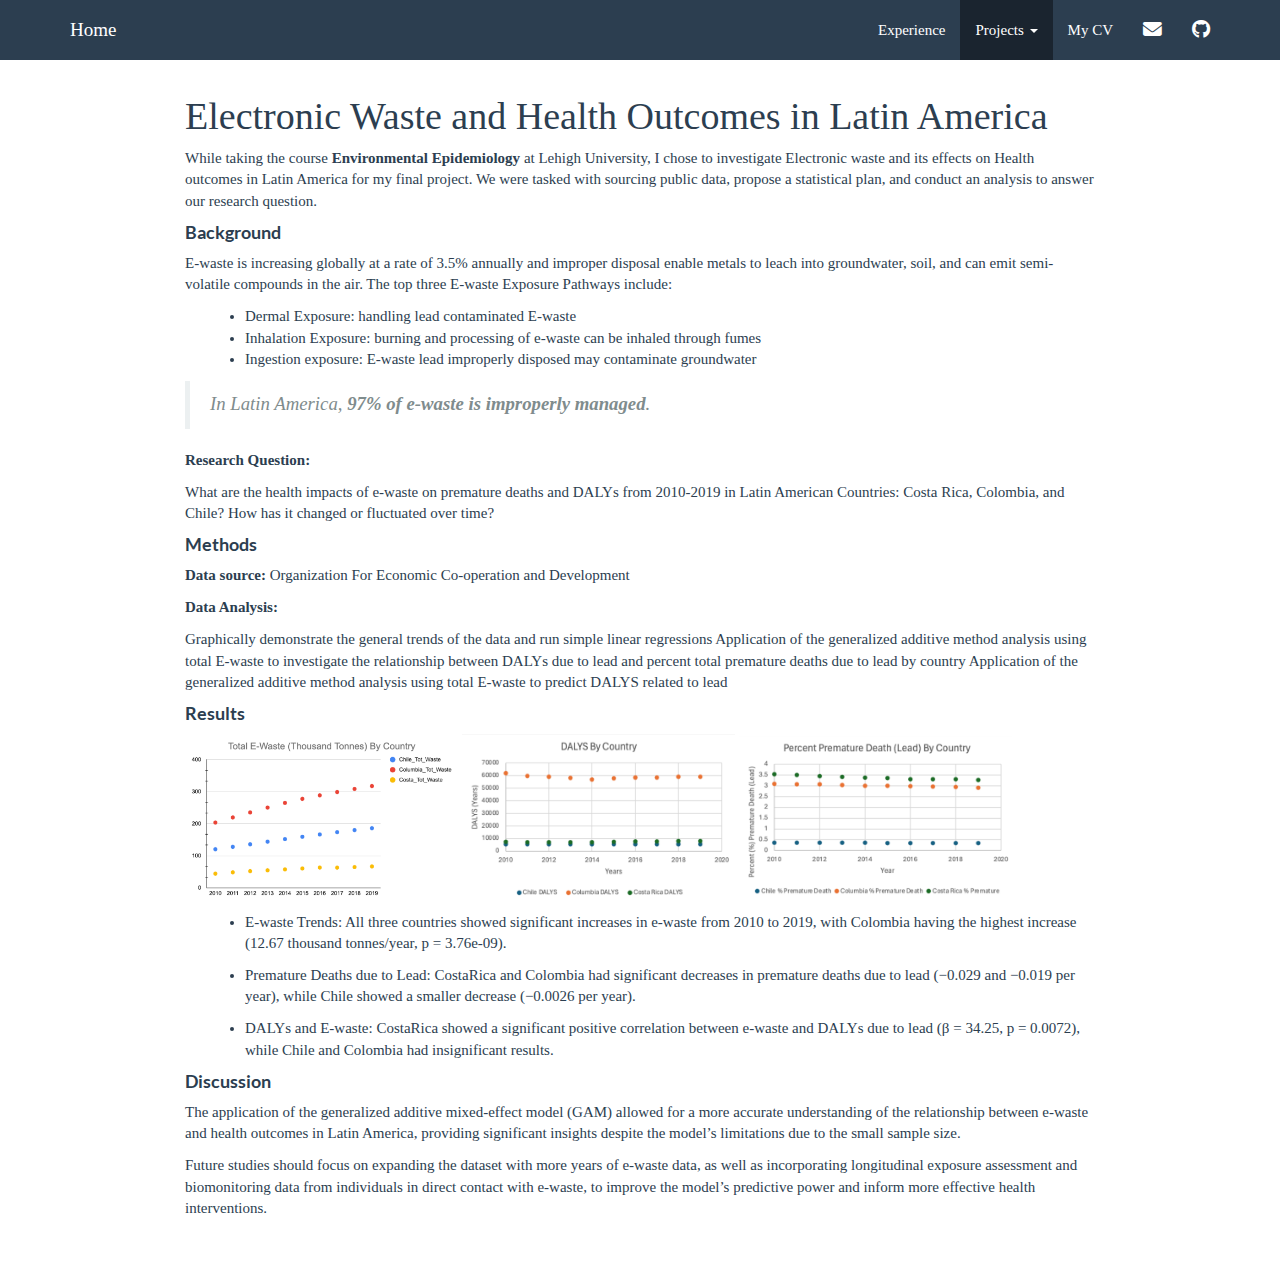
<file: ewaste.html>
<!DOCTYPE html>

<html>

<head>

<meta charset="utf-8" />
<meta name="generator" content="pandoc" />
<meta http-equiv="X-UA-Compatible" content="IE=EDGE" />




<title>Electronic Waste and Health Outcomes in Latin America</title>

<script src="site_libs/header-attrs-2.28/header-attrs.js"></script>
<script src="site_libs/jquery-3.6.0/jquery-3.6.0.min.js"></script>
<meta name="viewport" content="width=device-width, initial-scale=1" />
<link href="site_libs/bootstrap-3.3.5/css/flatly.min.css" rel="stylesheet" />
<script src="site_libs/bootstrap-3.3.5/js/bootstrap.min.js"></script>
<script src="site_libs/bootstrap-3.3.5/shim/html5shiv.min.js"></script>
<script src="site_libs/bootstrap-3.3.5/shim/respond.min.js"></script>
<style>h1 {font-size: 34px;}
       h1.title {font-size: 38px;}
       h2 {font-size: 30px;}
       h3 {font-size: 24px;}
       h4 {font-size: 18px;}
       h5 {font-size: 16px;}
       h6 {font-size: 12px;}
       code {color: inherit; background-color: rgba(0, 0, 0, 0.04);}
       pre:not([class]) { background-color: white }</style>
<script src="site_libs/navigation-1.1/tabsets.js"></script>
<link href="site_libs/highlightjs-9.12.0/default.css" rel="stylesheet" />
<script src="site_libs/highlightjs-9.12.0/highlight.js"></script>
<link href="site_libs/font-awesome-6.4.2/css/all.min.css" rel="stylesheet" />
<link href="site_libs/font-awesome-6.4.2/css/v4-shims.min.css" rel="stylesheet" />

<style type="text/css">
  code{white-space: pre-wrap;}
  span.smallcaps{font-variant: small-caps;}
  span.underline{text-decoration: underline;}
  div.column{display: inline-block; vertical-align: top; width: 50%;}
  div.hanging-indent{margin-left: 1.5em; text-indent: -1.5em;}
  ul.task-list{list-style: none;}
    </style>

<style type="text/css">code{white-space: pre;}</style>
<script type="text/javascript">
if (window.hljs) {
  hljs.configure({languages: []});
  hljs.initHighlightingOnLoad();
  if (document.readyState && document.readyState === "complete") {
    window.setTimeout(function() { hljs.initHighlighting(); }, 0);
  }
}
</script>









<style type = "text/css">
.main-container {
  max-width: 940px;
  margin-left: auto;
  margin-right: auto;
}
img {
  max-width:100%;
}
.tabbed-pane {
  padding-top: 12px;
}
.html-widget {
  margin-bottom: 20px;
}
button.code-folding-btn:focus {
  outline: none;
}
summary {
  display: list-item;
}
details > summary > p:only-child {
  display: inline;
}
pre code {
  padding: 0;
}
</style>


<style type="text/css">
.dropdown-submenu {
  position: relative;
}
.dropdown-submenu>.dropdown-menu {
  top: 0;
  left: 100%;
  margin-top: -6px;
  margin-left: -1px;
  border-radius: 0 6px 6px 6px;
}
.dropdown-submenu:hover>.dropdown-menu {
  display: block;
}
.dropdown-submenu>a:after {
  display: block;
  content: " ";
  float: right;
  width: 0;
  height: 0;
  border-color: transparent;
  border-style: solid;
  border-width: 5px 0 5px 5px;
  border-left-color: #cccccc;
  margin-top: 5px;
  margin-right: -10px;
}
.dropdown-submenu:hover>a:after {
  border-left-color: #adb5bd;
}
.dropdown-submenu.pull-left {
  float: none;
}
.dropdown-submenu.pull-left>.dropdown-menu {
  left: -100%;
  margin-left: 10px;
  border-radius: 6px 0 6px 6px;
}
</style>

<script type="text/javascript">
// manage active state of menu based on current page
$(document).ready(function () {
  // active menu anchor
  href = window.location.pathname
  href = href.substr(href.lastIndexOf('/') + 1)
  if (href === "")
    href = "index.html";
  var menuAnchor = $('a[href="' + href + '"]');

  // mark the anchor link active (and if it's in a dropdown, also mark that active)
  var dropdown = menuAnchor.closest('li.dropdown');
  if (window.bootstrap) { // Bootstrap 4+
    menuAnchor.addClass('active');
    dropdown.find('> .dropdown-toggle').addClass('active');
  } else { // Bootstrap 3
    menuAnchor.parent().addClass('active');
    dropdown.addClass('active');
  }

  // Navbar adjustments
  var navHeight = $(".navbar").first().height() + 15;
  var style = document.createElement('style');
  var pt = "padding-top: " + navHeight + "px; ";
  var mt = "margin-top: -" + navHeight + "px; ";
  var css = "";
  // offset scroll position for anchor links (for fixed navbar)
  for (var i = 1; i <= 6; i++) {
    css += ".section h" + i + "{ " + pt + mt + "}\n";
  }
  style.innerHTML = "body {" + pt + "padding-bottom: 40px; }\n" + css;
  document.head.appendChild(style);
});
</script>

<!-- tabsets -->

<style type="text/css">
.tabset-dropdown > .nav-tabs {
  display: inline-table;
  max-height: 500px;
  min-height: 44px;
  overflow-y: auto;
  border: 1px solid #ddd;
  border-radius: 4px;
}

.tabset-dropdown > .nav-tabs > li.active:before, .tabset-dropdown > .nav-tabs.nav-tabs-open:before {
  content: "\e259";
  font-family: 'Glyphicons Halflings';
  display: inline-block;
  padding: 10px;
  border-right: 1px solid #ddd;
}

.tabset-dropdown > .nav-tabs.nav-tabs-open > li.active:before {
  content: "\e258";
  font-family: 'Glyphicons Halflings';
  border: none;
}

.tabset-dropdown > .nav-tabs > li.active {
  display: block;
}

.tabset-dropdown > .nav-tabs > li > a,
.tabset-dropdown > .nav-tabs > li > a:focus,
.tabset-dropdown > .nav-tabs > li > a:hover {
  border: none;
  display: inline-block;
  border-radius: 4px;
  background-color: transparent;
}

.tabset-dropdown > .nav-tabs.nav-tabs-open > li {
  display: block;
  float: none;
}

.tabset-dropdown > .nav-tabs > li {
  display: none;
}
</style>

<!-- code folding -->




</head>

<body>


<div class="container-fluid main-container">




<div class="navbar navbar-default  navbar-fixed-top" role="navigation">
  <div class="container">
    <div class="navbar-header">
      <button type="button" class="navbar-toggle collapsed" data-toggle="collapse" data-bs-toggle="collapse" data-target="#navbar" data-bs-target="#navbar">
        <span class="icon-bar"></span>
        <span class="icon-bar"></span>
        <span class="icon-bar"></span>
      </button>
      <a class="navbar-brand" href="index.html">Home</a>
    </div>
    <div id="navbar" class="navbar-collapse collapse">
      <ul class="nav navbar-nav">
        
      </ul>
      <ul class="nav navbar-nav navbar-right">
        <li>
  <a href="experience.html">Experience</a>
</li>
<li class="dropdown">
  <a href="#" class="dropdown-toggle" data-toggle="dropdown" role="button" data-bs-toggle="dropdown" aria-expanded="false">
    Projects
     
    <span class="caret"></span>
  </a>
  <ul class="dropdown-menu" role="menu">
    <li>
      <a href="projects.html">Breast Cancer Survival</a>
    </li>
    <li>
      <a href="asthma_project.html">Asthma Prevalance</a>
    </li>
    <li>
      <a href="ewaste.html">E-waste and Health in Latin America</a>
    </li>
    <li>
      <a href="cap.html">Older Adults living with Disability</a>
    </li>
  </ul>
</li>
<li>
  <a href="about.html">My CV</a>
</li>
<li>
  <a href="mailto:kp2809@cumc.columbia.edu">
    <span class="fa fa-envelope fa-lg"></span>
     
  </a>
</li>
<li>
  <a href="http://github.com/klopez67/">
    <span class="fa fa-github fa-lg"></span>
     
  </a>
</li>
      </ul>
    </div><!--/.nav-collapse -->
  </div><!--/.container -->
</div><!--/.navbar -->

<div id="header">



<h1 class="title toc-ignore">Electronic Waste and Health Outcomes in
Latin America</h1>

</div>


<style>
body {
    font-family: 'Georgia', serif;
    inline: 1.6;
    margin: 0 20px;
}

h1, h2, h3 {
    font-family: 'Georgia', serif;
    color: #2c3e50;
    margin-bottom: 10px;
}

ul {
    margin-left: 20px;
}

blockquote {
    font-style: italic;
    color: #7f8c8d;
    padding-left: 20px;
    border-left: 5px solid #ecf0f1;
}

.table {
    width: 100%;
    margin: 20px 0;
    border-collapse: collapse;
}

.table th, .table td {
    border: 1px solid #ecf0f1;
    padding: 10px;
    text-align: left;
}

.table th {
    background-color: #f9f9f9;
}
</style>
<p>While taking the course <strong>Environmental Epidemiology</strong>
at Lehigh University, I chose to investigate Electronic waste and its
effects on Health outcomes in Latin America for my final project. We
were tasked with sourcing public data, propose a statistical plan, and
conduct an analysis to answer our research question.</p>
<div id="background" class="section level4">
<h4><strong>Background</strong></h4>
<p>E-waste is increasing globally at a rate of 3.5% annually and
improper disposal enable metals to leach into groundwater, soil, and can
emit semi-volatile compounds in the air. The top three E-waste Exposure
Pathways include:</p>
<ul>
<li>Dermal Exposure: handling lead contaminated E-waste</li>
<li>Inhalation Exposure: burning and processing of e-waste can be
inhaled through fumes</li>
<li>Ingestion exposure: E-waste lead improperly disposed may contaminate
groundwater</li>
</ul>
<blockquote>
<p>In Latin America, <strong>97% of e-waste is improperly
managed</strong>.</p>
</blockquote>
<p><strong>Research Question:</strong></p>
<p>What are the health impacts of e-waste on premature deaths and DALYs
from 2010-2019 in Latin American Countries: Costa Rica, Colombia, and
Chile? How has it changed or fluctuated over time?</p>
</div>
<div id="methods" class="section level4">
<h4><strong>Methods</strong></h4>
<p><strong>Data source:</strong> Organization For Economic Co-operation
and Development</p>
<p><strong>Data Analysis:</strong></p>
<p>Graphically demonstrate the general trends of the data and run simple
linear regressions Application of the generalized additive method
analysis using total E-waste to investigate the relationship between
DALYs due to lead and percent total premature deaths due to lead by
country Application of the generalized additive method analysis using
total E-waste to predict DALYS related to lead</p>
</div>
<div id="results" class="section level4">
<h4><strong>Results</strong></h4>
<p><img src="images/e-waste.png" style="width:30%; border:none;" />
<img src="images/DALYS.png" style="width:30%; border:none;" />
<img src="images/premature-death.png" style="width:30%; border:none;" /></p>
<ul>
<li><p>E-waste Trends: All three countries showed significant increases
in e-waste from 2010 to 2019, with Colombia having the highest increase
(12.67 thousand tonnes/year, p = 3.76e-09).</p></li>
<li><p>Premature Deaths due to Lead: CostaRica and Colombia had
significant decreases in premature deaths due to lead (−0.029 and −0.019
per year), while Chile showed a smaller decrease (−0.0026 per
year).</p></li>
<li><p>DALYs and E-waste: CostaRica showed a significant positive
correlation between e-waste and DALYs due to lead (β = 34.25, p =
0.0072), while Chile and Colombia had insignificant results.</p></li>
</ul>
</div>
<div id="discussion" class="section level4">
<h4><strong>Discussion</strong></h4>
<p>The application of the generalized additive mixed-effect model (GAM)
allowed for a more accurate understanding of the relationship between
e-waste and health outcomes in Latin America, providing significant
insights despite the model’s limitations due to the small sample
size.</p>
<p>Future studies should focus on expanding the dataset with more years
of e-waste data, as well as incorporating longitudinal exposure
assessment and biomonitoring data from individuals in direct contact
with e-waste, to improve the model’s predictive power and inform more
effective health interventions.</p>
</div>




</div>

<script>

// add bootstrap table styles to pandoc tables
function bootstrapStylePandocTables() {
  $('tr.odd').parent('tbody').parent('table').addClass('table table-condensed');
}
$(document).ready(function () {
  bootstrapStylePandocTables();
});


</script>

<!-- tabsets -->

<script>
$(document).ready(function () {
  window.buildTabsets("TOC");
});

$(document).ready(function () {
  $('.tabset-dropdown > .nav-tabs > li').click(function () {
    $(this).parent().toggleClass('nav-tabs-open');
  });
});
</script>

<!-- code folding -->


<!-- dynamically load mathjax for compatibility with self-contained -->
<script>
  (function () {
    var script = document.createElement("script");
    script.type = "text/javascript";
    script.src  = "https://mathjax.rstudio.com/latest/MathJax.js?config=TeX-AMS-MML_HTMLorMML";
    document.getElementsByTagName("head")[0].appendChild(script);
  })();
</script>

</body>
</html>
</file>
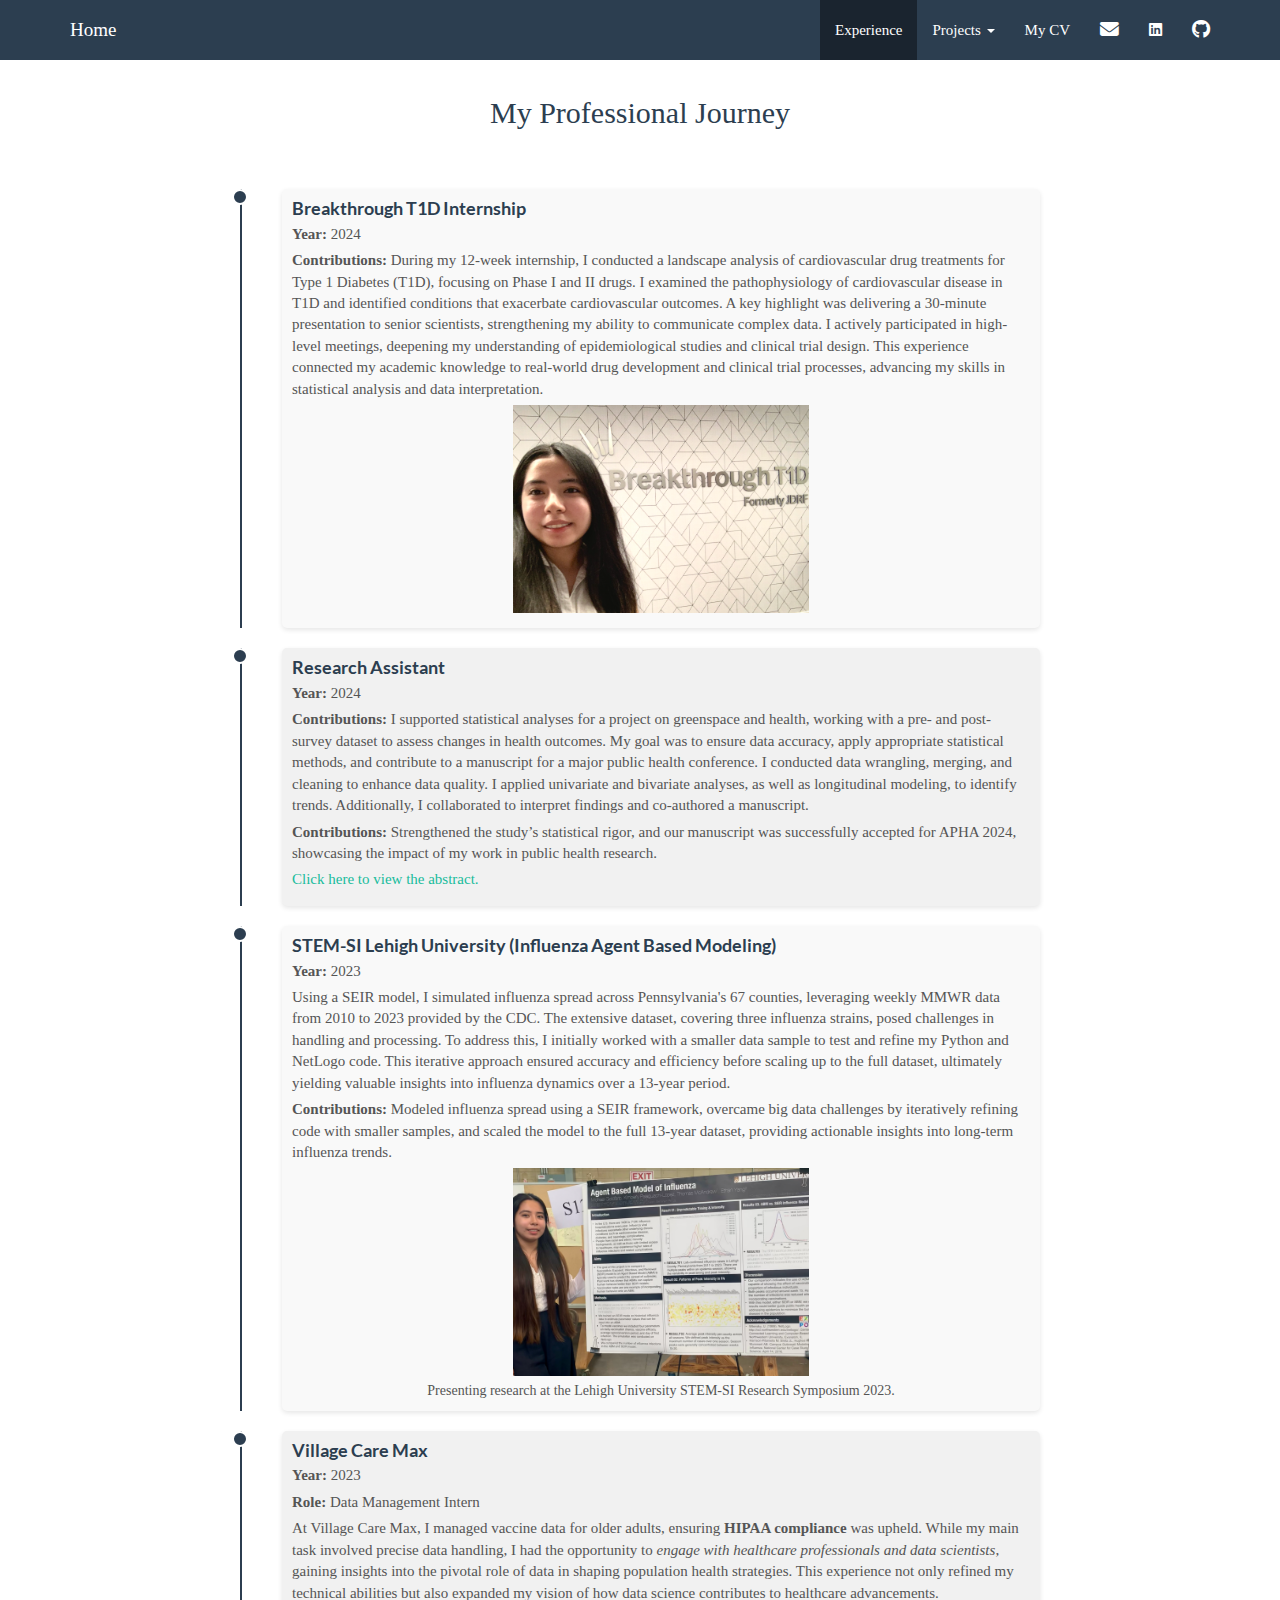
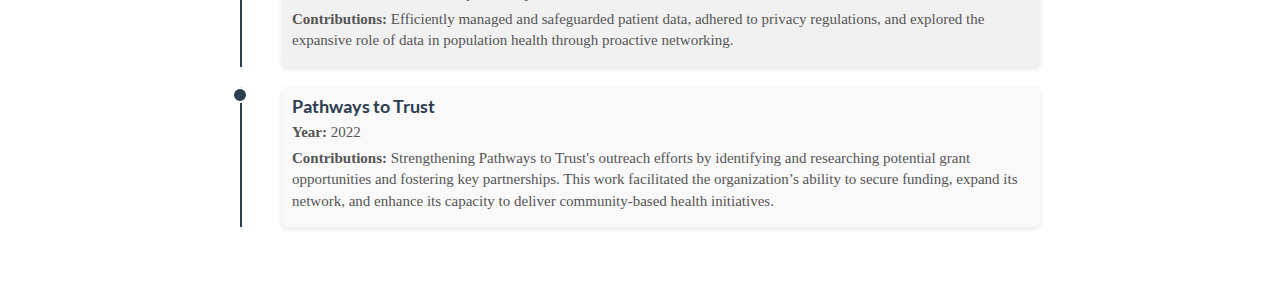
<file: experience.html>
<!DOCTYPE html>

<html>

<head>

<meta charset="utf-8" />
<meta name="generator" content="pandoc" />
<meta http-equiv="X-UA-Compatible" content="IE=EDGE" />




<title>experience.knit</title>

<script src="site_libs/header-attrs-2.28/header-attrs.js"></script>
<script src="site_libs/jquery-3.6.0/jquery-3.6.0.min.js"></script>
<meta name="viewport" content="width=device-width, initial-scale=1" />
<link href="site_libs/bootstrap-3.3.5/css/flatly.min.css" rel="stylesheet" />
<script src="site_libs/bootstrap-3.3.5/js/bootstrap.min.js"></script>
<script src="site_libs/bootstrap-3.3.5/shim/html5shiv.min.js"></script>
<script src="site_libs/bootstrap-3.3.5/shim/respond.min.js"></script>
<style>h1 {font-size: 34px;}
       h1.title {font-size: 38px;}
       h2 {font-size: 30px;}
       h3 {font-size: 24px;}
       h4 {font-size: 18px;}
       h5 {font-size: 16px;}
       h6 {font-size: 12px;}
       code {color: inherit; background-color: rgba(0, 0, 0, 0.04);}
       pre:not([class]) { background-color: white }</style>
<script src="site_libs/navigation-1.1/tabsets.js"></script>
<link href="site_libs/highlightjs-9.12.0/default.css" rel="stylesheet" />
<script src="site_libs/highlightjs-9.12.0/highlight.js"></script>
<link href="site_libs/font-awesome-6.4.2/css/all.min.css" rel="stylesheet" />
<link href="site_libs/font-awesome-6.4.2/css/v4-shims.min.css" rel="stylesheet" />

<style type="text/css">
  code{white-space: pre-wrap;}
  span.smallcaps{font-variant: small-caps;}
  span.underline{text-decoration: underline;}
  div.column{display: inline-block; vertical-align: top; width: 50%;}
  div.hanging-indent{margin-left: 1.5em; text-indent: -1.5em;}
  ul.task-list{list-style: none;}
    </style>

<style type="text/css">code{white-space: pre;}</style>
<script type="text/javascript">
if (window.hljs) {
  hljs.configure({languages: []});
  hljs.initHighlightingOnLoad();
  if (document.readyState && document.readyState === "complete") {
    window.setTimeout(function() { hljs.initHighlighting(); }, 0);
  }
}
</script>









<style type = "text/css">
.main-container {
  max-width: 940px;
  margin-left: auto;
  margin-right: auto;
}
img {
  max-width:100%;
}
.tabbed-pane {
  padding-top: 12px;
}
.html-widget {
  margin-bottom: 20px;
}
button.code-folding-btn:focus {
  outline: none;
}
summary {
  display: list-item;
}
details > summary > p:only-child {
  display: inline;
}
pre code {
  padding: 0;
}
</style>


<style type="text/css">
.dropdown-submenu {
  position: relative;
}
.dropdown-submenu>.dropdown-menu {
  top: 0;
  left: 100%;
  margin-top: -6px;
  margin-left: -1px;
  border-radius: 0 6px 6px 6px;
}
.dropdown-submenu:hover>.dropdown-menu {
  display: block;
}
.dropdown-submenu>a:after {
  display: block;
  content: " ";
  float: right;
  width: 0;
  height: 0;
  border-color: transparent;
  border-style: solid;
  border-width: 5px 0 5px 5px;
  border-left-color: #cccccc;
  margin-top: 5px;
  margin-right: -10px;
}
.dropdown-submenu:hover>a:after {
  border-left-color: #adb5bd;
}
.dropdown-submenu.pull-left {
  float: none;
}
.dropdown-submenu.pull-left>.dropdown-menu {
  left: -100%;
  margin-left: 10px;
  border-radius: 6px 0 6px 6px;
}
</style>

<script type="text/javascript">
// manage active state of menu based on current page
$(document).ready(function () {
  // active menu anchor
  href = window.location.pathname
  href = href.substr(href.lastIndexOf('/') + 1)
  if (href === "")
    href = "index.html";
  var menuAnchor = $('a[href="' + href + '"]');

  // mark the anchor link active (and if it's in a dropdown, also mark that active)
  var dropdown = menuAnchor.closest('li.dropdown');
  if (window.bootstrap) { // Bootstrap 4+
    menuAnchor.addClass('active');
    dropdown.find('> .dropdown-toggle').addClass('active');
  } else { // Bootstrap 3
    menuAnchor.parent().addClass('active');
    dropdown.addClass('active');
  }

  // Navbar adjustments
  var navHeight = $(".navbar").first().height() + 15;
  var style = document.createElement('style');
  var pt = "padding-top: " + navHeight + "px; ";
  var mt = "margin-top: -" + navHeight + "px; ";
  var css = "";
  // offset scroll position for anchor links (for fixed navbar)
  for (var i = 1; i <= 6; i++) {
    css += ".section h" + i + "{ " + pt + mt + "}\n";
  }
  style.innerHTML = "body {" + pt + "padding-bottom: 40px; }\n" + css;
  document.head.appendChild(style);
});
</script>

<!-- tabsets -->

<style type="text/css">
.tabset-dropdown > .nav-tabs {
  display: inline-table;
  max-height: 500px;
  min-height: 44px;
  overflow-y: auto;
  border: 1px solid #ddd;
  border-radius: 4px;
}

.tabset-dropdown > .nav-tabs > li.active:before, .tabset-dropdown > .nav-tabs.nav-tabs-open:before {
  content: "\e259";
  font-family: 'Glyphicons Halflings';
  display: inline-block;
  padding: 10px;
  border-right: 1px solid #ddd;
}

.tabset-dropdown > .nav-tabs.nav-tabs-open > li.active:before {
  content: "\e258";
  font-family: 'Glyphicons Halflings';
  border: none;
}

.tabset-dropdown > .nav-tabs > li.active {
  display: block;
}

.tabset-dropdown > .nav-tabs > li > a,
.tabset-dropdown > .nav-tabs > li > a:focus,
.tabset-dropdown > .nav-tabs > li > a:hover {
  border: none;
  display: inline-block;
  border-radius: 4px;
  background-color: transparent;
}

.tabset-dropdown > .nav-tabs.nav-tabs-open > li {
  display: block;
  float: none;
}

.tabset-dropdown > .nav-tabs > li {
  display: none;
}
</style>

<!-- code folding -->




</head>

<body>


<div class="container-fluid main-container">




<div class="navbar navbar-default  navbar-fixed-top" role="navigation">
  <div class="container">
    <div class="navbar-header">
      <button type="button" class="navbar-toggle collapsed" data-toggle="collapse" data-bs-toggle="collapse" data-target="#navbar" data-bs-target="#navbar">
        <span class="icon-bar"></span>
        <span class="icon-bar"></span>
        <span class="icon-bar"></span>
      </button>
      <a class="navbar-brand" href="index.html">Home</a>
    </div>
    <div id="navbar" class="navbar-collapse collapse">
      <ul class="nav navbar-nav">
        
      </ul>
      <ul class="nav navbar-nav navbar-right">
        <li>
  <a href="experience.html">Experience</a>
</li>
<li class="dropdown">
  <a href="#" class="dropdown-toggle" data-toggle="dropdown" role="button" data-bs-toggle="dropdown" aria-expanded="false">
    Projects
     
    <span class="caret"></span>
  </a>
  <ul class="dropdown-menu" role="menu">
    <li>
      <a href="SAS_project.html">Risk Factors for Cognitive Decline</a>
    </li>
    <li>
      <a href="projects.html">Breast Cancer Survival</a>
    </li>
    <li>
      <a href="asthma_project.html">Asthma Prevalance</a>
    </li>
    <li>
      <a href="ewaste.html">E-waste and Health in Latin America</a>
    </li>
    <li>
      <a href="cap.html">Older Adults living with Disability</a>
    </li>
  </ul>
</li>
<li>
  <a href="about.html">My CV</a>
</li>
<li>
  <a href="mailto:kp2809@cumc.columbia.edu">
    <span class="fa fa-envelope fa-lg"></span>
     
  </a>
</li>
<li>
  <a href="https://www.linkedin.com/in/kimberly-palaguachi-lopez2024/">
    <span class="fab fa-linkedin"></span>
     
  </a>
</li>
<li>
  <a href="http://github.com/klopez67/">
    <span class="fa fa-github fa-lg"></span>
     
  </a>
</li>
      </ul>
    </div><!--/.nav-collapse -->
  </div><!--/.container -->
</div><!--/.navbar -->

<div id="header">




</div>


<style>
body {
    font-family: 'Georgia', serif;
}

h1, h2, h3 {
    font-family: 'Georgia', serif;
}
</style>
<style>

.timeline {
  position: relative;
  max-width: 800px;
  margin: 0 auto;
  padding: 20px 0;
}

.timeline-item {
  margin: 20px 0;
  padding-left: 40px;
  border-left: 2px solid #2C3E50; 
  position: relative;
}


.timeline-item:before {
  content: '';
  width: 16px;
  height: 16px;
  border-radius: 50%;
  background: #2C3E50; 
  border: 2px solid #FFFFFF;
  position: absolute;
  left: -10px;
  top: 0;
}


.timeline-content {
  background: #F9F9F9;  
  border-radius: 5px;
  padding: 10px;
  box-shadow: 0 2px 5px rgba(0, 0, 0, 0.1);
}

.timeline-content h4 {
  margin: 0;
  font-size: 1.2em;
  color: #2C3E50;
  font-weight: bold;
}

.timeline-content p {
  margin: 5px 0;
  color: #555;
}

.timeline-item:hover .timeline-content {
  background: #EAEAEA; 
}


.timeline-item:nth-child(odd) .timeline-content {
  background: #F9F9F9;  /* Grey for odd items */
}

.timeline-item:nth-child(even) .timeline-content {
  background: #F1F1F1;  /* Slightly lighter grey for even items */
}

</style>

<h2 style="text-align: center; color: #2C3E50; margin-bottom: 20px;">My Professional Journey</h2>

<div class="timeline">
  <!-- Timeline Item - Breakthrough T1D Internship -->
  <div class="timeline-item">
    <div class="timeline-content">
      <h4>Breakthrough T1D Internship</h4>
      <p><strong>Year:</strong> 2024</p>
      <p><strong>Contributions:</strong> 
      During my 12-week internship, I conducted a landscape analysis of cardiovascular drug treatments for Type 1 Diabetes (T1D), focusing on Phase I and II drugs. I examined the pathophysiology of cardiovascular disease in T1D and identified conditions that exacerbate cardiovascular outcomes. A key highlight was delivering a 30-minute presentation to senior scientists, strengthening my ability to communicate complex data. I actively participated in high-level meetings, deepening my understanding of epidemiological studies and clinical trial design. This experience connected my academic knowledge to real-world drug development and clinical trial processes, advancing my skills in statistical analysis and data interpretation. </p>
      <figure style="text-align: center;">
      <img src="images/BT1D.png" style="width:40%; border:none;" alt="Influenza Modeling Presentation" />
      <figcaption style="font-size: 14px; color: #555; margin-top: 5px;">
        
      </figcaption>
    </figure>
      
    </div>
  </div>

  <!-- Research Assistant -->
  <div class="timeline-item">
    <div class="timeline-content">
      <h4>Research Assistant</h4>
      <p><strong>Year:</strong> 2024</p>
      <p><strong>Contributions:</strong> I supported statistical analyses for a project on greenspace and health, working with a pre- and post-survey dataset to assess changes in health outcomes. My goal was to ensure data accuracy, apply appropriate statistical methods, and contribute to a manuscript for a major public health conference. I conducted data wrangling, merging, and cleaning to enhance data quality. I applied univariate and bivariate analyses, as well as longitudinal modeling, to identify trends. Additionally, I collaborated to interpret findings and co-authored a manuscript.</p>
      <p><strong>Contributions:</strong> Strengthened the study’s statistical rigor, and our manuscript was successfully accepted for APHA 2024, showcasing the impact of my work in public health research.</p>
      <p>
        <a href="https://apha.confex.com/apha/2024/meetingapi.cgi/Session/71280?filename=2024_Session71280.html&template=Word#:~:text=Are%20greener%20window,Meeting%20and%20Expo" target="_blank">
          Click here to view the abstract.
        </a>
      </p>
    </div>
  </div>

<!-- STEM-SI Lehigh University (Influenza Agent Based Modeling) -->
<div class="timeline-item">
  <div class="timeline-content">
    <h4>STEM-SI Lehigh University (Influenza Agent Based Modeling)</h4>
    <p><strong>Year:</strong> 2023</p>
    <p>Using a SEIR model, I simulated influenza spread across Pennsylvania's 67 counties, leveraging weekly MMWR data from 2010 to 2023 provided by the CDC. The extensive dataset, covering three influenza strains, posed challenges in handling and processing. To address this, I initially worked with a smaller data sample to test and refine my Python and NetLogo code. This iterative approach ensured accuracy and efficiency before scaling up to the full dataset, ultimately yielding valuable insights into influenza dynamics over a 13-year period.</p>
    <p><strong>Contributions:</strong> Modeled influenza spread using a SEIR framework, overcame big data challenges by iteratively refining code with smaller samples, and scaled the model to the full 13-year dataset, providing actionable insights into long-term influenza trends.</p>
    <figure style="text-align: center;">
      <img src="images/me.png" style="width:40%; border:none;" alt="Influenza Modeling Presentation" />
      <figcaption style="font-size: 14px; color: #555; margin-top: 5px;">
        Presenting research at the Lehigh University STEM-SI Research Symposium 2023.
      </figcaption>
    </figure>
  </div>
</div>


  <!-- Timeline Item - Village Care Max -->
<div class="timeline-item">
  <div class="timeline-content">
    <h4>Village Care Max</h4>
    <p><strong>Year:</strong> 2023</p>
    <p><strong>Role:</strong> Data Management Intern</p>
    <p>At Village Care Max, I managed vaccine data for older adults, ensuring <strong>HIPAA compliance</strong> was upheld. While my main task involved precise data handling, I had the opportunity to <em>engage with healthcare professionals and data scientists</em>, gaining insights into the pivotal role of data in shaping population health strategies. This experience not only refined my technical abilities but also expanded my vision of how data science contributes to healthcare advancements.</p>
    <p><strong>Contributions:</strong> Efficiently managed and safeguarded patient data, adhered to privacy regulations, and explored the expansive role of data in population health through proactive networking.</p>
  </div>
</div>


  <!-- Timeline Item - Pathways to Trust -->
  <div class="timeline-item">
    <div class="timeline-content">
      <h4>Pathways to Trust</h4>
      <p><strong>Year:</strong> 2022</p>
      <p><strong>Contributions:</strong> Strengthening Pathways to Trust's outreach efforts by identifying and researching potential grant opportunities and fostering key partnerships. This work facilitated the organization’s ability to secure funding, expand its network, and enhance its capacity to deliver community-based health initiatives.</p>
    </div>
  </div>
</div>




</div>

<script>

// add bootstrap table styles to pandoc tables
function bootstrapStylePandocTables() {
  $('tr.odd').parent('tbody').parent('table').addClass('table table-condensed');
}
$(document).ready(function () {
  bootstrapStylePandocTables();
});


</script>

<!-- tabsets -->

<script>
$(document).ready(function () {
  window.buildTabsets("TOC");
});

$(document).ready(function () {
  $('.tabset-dropdown > .nav-tabs > li').click(function () {
    $(this).parent().toggleClass('nav-tabs-open');
  });
});
</script>

<!-- code folding -->


<!-- dynamically load mathjax for compatibility with self-contained -->
<script>
  (function () {
    var script = document.createElement("script");
    script.type = "text/javascript";
    script.src  = "https://mathjax.rstudio.com/latest/MathJax.js?config=TeX-AMS-MML_HTMLorMML";
    document.getElementsByTagName("head")[0].appendChild(script);
  })();
</script>

</body>
</html>
</file>
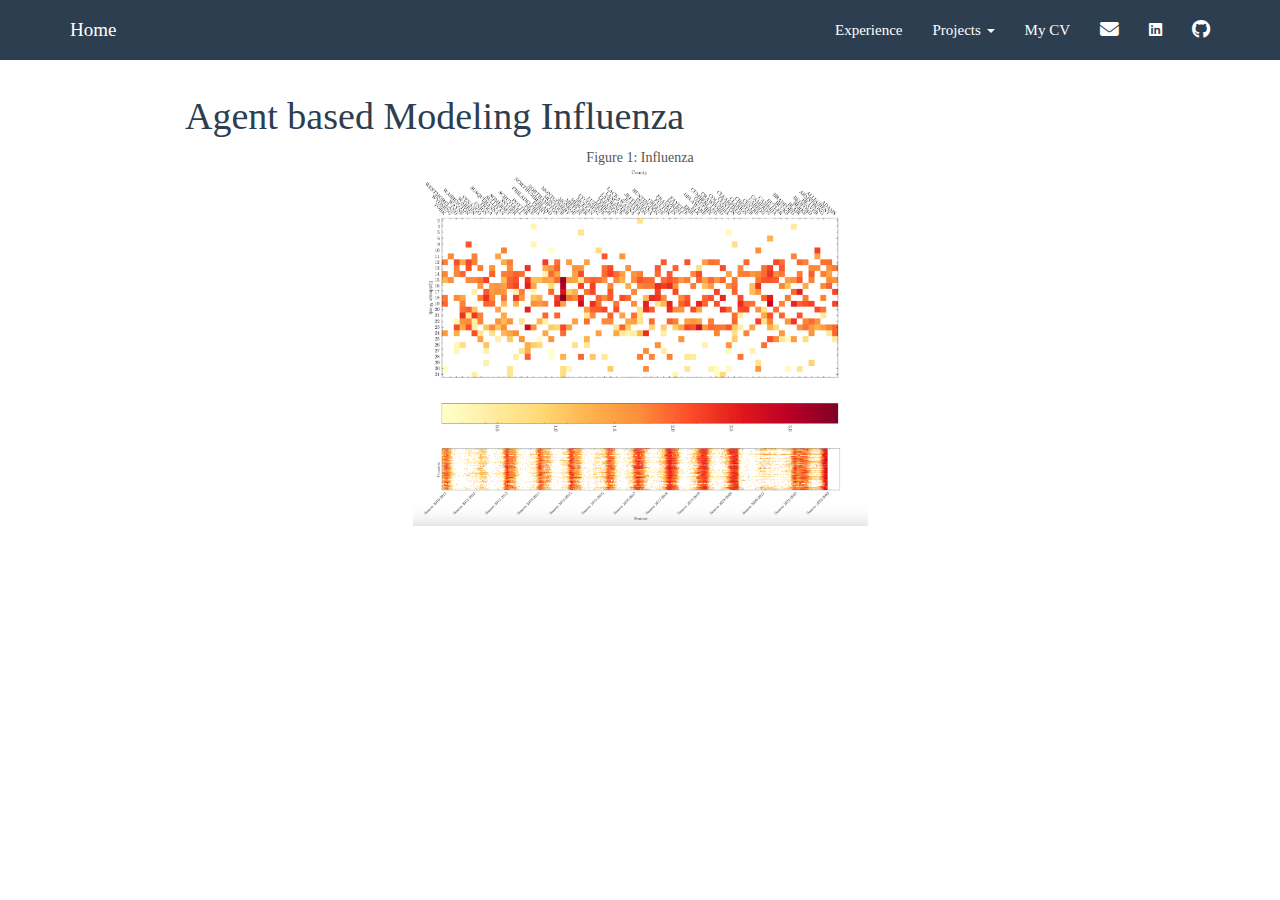
<file: influenza.html>
<!DOCTYPE html>

<html>

<head>

<meta charset="utf-8" />
<meta name="generator" content="pandoc" />
<meta http-equiv="X-UA-Compatible" content="IE=EDGE" />




<title>Agent based Modeling Influenza</title>

<script src="site_libs/header-attrs-2.28/header-attrs.js"></script>
<script src="site_libs/jquery-3.6.0/jquery-3.6.0.min.js"></script>
<meta name="viewport" content="width=device-width, initial-scale=1" />
<link href="site_libs/bootstrap-3.3.5/css/flatly.min.css" rel="stylesheet" />
<script src="site_libs/bootstrap-3.3.5/js/bootstrap.min.js"></script>
<script src="site_libs/bootstrap-3.3.5/shim/html5shiv.min.js"></script>
<script src="site_libs/bootstrap-3.3.5/shim/respond.min.js"></script>
<style>h1 {font-size: 34px;}
       h1.title {font-size: 38px;}
       h2 {font-size: 30px;}
       h3 {font-size: 24px;}
       h4 {font-size: 18px;}
       h5 {font-size: 16px;}
       h6 {font-size: 12px;}
       code {color: inherit; background-color: rgba(0, 0, 0, 0.04);}
       pre:not([class]) { background-color: white }</style>
<script src="site_libs/navigation-1.1/tabsets.js"></script>
<link href="site_libs/highlightjs-9.12.0/default.css" rel="stylesheet" />
<script src="site_libs/highlightjs-9.12.0/highlight.js"></script>
<link href="site_libs/font-awesome-6.4.2/css/all.min.css" rel="stylesheet" />
<link href="site_libs/font-awesome-6.4.2/css/v4-shims.min.css" rel="stylesheet" />

<style type="text/css">
  code{white-space: pre-wrap;}
  span.smallcaps{font-variant: small-caps;}
  span.underline{text-decoration: underline;}
  div.column{display: inline-block; vertical-align: top; width: 50%;}
  div.hanging-indent{margin-left: 1.5em; text-indent: -1.5em;}
  ul.task-list{list-style: none;}
    </style>

<style type="text/css">code{white-space: pre;}</style>
<script type="text/javascript">
if (window.hljs) {
  hljs.configure({languages: []});
  hljs.initHighlightingOnLoad();
  if (document.readyState && document.readyState === "complete") {
    window.setTimeout(function() { hljs.initHighlighting(); }, 0);
  }
}
</script>









<style type = "text/css">
.main-container {
  max-width: 940px;
  margin-left: auto;
  margin-right: auto;
}
img {
  max-width:100%;
}
.tabbed-pane {
  padding-top: 12px;
}
.html-widget {
  margin-bottom: 20px;
}
button.code-folding-btn:focus {
  outline: none;
}
summary {
  display: list-item;
}
details > summary > p:only-child {
  display: inline;
}
pre code {
  padding: 0;
}
</style>


<style type="text/css">
.dropdown-submenu {
  position: relative;
}
.dropdown-submenu>.dropdown-menu {
  top: 0;
  left: 100%;
  margin-top: -6px;
  margin-left: -1px;
  border-radius: 0 6px 6px 6px;
}
.dropdown-submenu:hover>.dropdown-menu {
  display: block;
}
.dropdown-submenu>a:after {
  display: block;
  content: " ";
  float: right;
  width: 0;
  height: 0;
  border-color: transparent;
  border-style: solid;
  border-width: 5px 0 5px 5px;
  border-left-color: #cccccc;
  margin-top: 5px;
  margin-right: -10px;
}
.dropdown-submenu:hover>a:after {
  border-left-color: #adb5bd;
}
.dropdown-submenu.pull-left {
  float: none;
}
.dropdown-submenu.pull-left>.dropdown-menu {
  left: -100%;
  margin-left: 10px;
  border-radius: 6px 0 6px 6px;
}
</style>

<script type="text/javascript">
// manage active state of menu based on current page
$(document).ready(function () {
  // active menu anchor
  href = window.location.pathname
  href = href.substr(href.lastIndexOf('/') + 1)
  if (href === "")
    href = "index.html";
  var menuAnchor = $('a[href="' + href + '"]');

  // mark the anchor link active (and if it's in a dropdown, also mark that active)
  var dropdown = menuAnchor.closest('li.dropdown');
  if (window.bootstrap) { // Bootstrap 4+
    menuAnchor.addClass('active');
    dropdown.find('> .dropdown-toggle').addClass('active');
  } else { // Bootstrap 3
    menuAnchor.parent().addClass('active');
    dropdown.addClass('active');
  }

  // Navbar adjustments
  var navHeight = $(".navbar").first().height() + 15;
  var style = document.createElement('style');
  var pt = "padding-top: " + navHeight + "px; ";
  var mt = "margin-top: -" + navHeight + "px; ";
  var css = "";
  // offset scroll position for anchor links (for fixed navbar)
  for (var i = 1; i <= 6; i++) {
    css += ".section h" + i + "{ " + pt + mt + "}\n";
  }
  style.innerHTML = "body {" + pt + "padding-bottom: 40px; }\n" + css;
  document.head.appendChild(style);
});
</script>

<!-- tabsets -->

<style type="text/css">
.tabset-dropdown > .nav-tabs {
  display: inline-table;
  max-height: 500px;
  min-height: 44px;
  overflow-y: auto;
  border: 1px solid #ddd;
  border-radius: 4px;
}

.tabset-dropdown > .nav-tabs > li.active:before, .tabset-dropdown > .nav-tabs.nav-tabs-open:before {
  content: "\e259";
  font-family: 'Glyphicons Halflings';
  display: inline-block;
  padding: 10px;
  border-right: 1px solid #ddd;
}

.tabset-dropdown > .nav-tabs.nav-tabs-open > li.active:before {
  content: "\e258";
  font-family: 'Glyphicons Halflings';
  border: none;
}

.tabset-dropdown > .nav-tabs > li.active {
  display: block;
}

.tabset-dropdown > .nav-tabs > li > a,
.tabset-dropdown > .nav-tabs > li > a:focus,
.tabset-dropdown > .nav-tabs > li > a:hover {
  border: none;
  display: inline-block;
  border-radius: 4px;
  background-color: transparent;
}

.tabset-dropdown > .nav-tabs.nav-tabs-open > li {
  display: block;
  float: none;
}

.tabset-dropdown > .nav-tabs > li {
  display: none;
}
</style>

<!-- code folding -->




</head>

<body>


<div class="container-fluid main-container">




<div class="navbar navbar-default  navbar-fixed-top" role="navigation">
  <div class="container">
    <div class="navbar-header">
      <button type="button" class="navbar-toggle collapsed" data-toggle="collapse" data-bs-toggle="collapse" data-target="#navbar" data-bs-target="#navbar">
        <span class="icon-bar"></span>
        <span class="icon-bar"></span>
        <span class="icon-bar"></span>
      </button>
      <a class="navbar-brand" href="index.html">Home</a>
    </div>
    <div id="navbar" class="navbar-collapse collapse">
      <ul class="nav navbar-nav">
        
      </ul>
      <ul class="nav navbar-nav navbar-right">
        <li>
  <a href="experience.html">Experience</a>
</li>
<li class="dropdown">
  <a href="#" class="dropdown-toggle" data-toggle="dropdown" role="button" data-bs-toggle="dropdown" aria-expanded="false">
    Projects
     
    <span class="caret"></span>
  </a>
  <ul class="dropdown-menu" role="menu">
    <li>
      <a href="SAS_project.html">Risk Factors for Cognitive Decline</a>
    </li>
    <li>
      <a href="projects.html">Breast Cancer Survival</a>
    </li>
    <li>
      <a href="asthma_project.html">Asthma Prevalance</a>
    </li>
    <li>
      <a href="ewaste.html">E-waste and Health in Latin America</a>
    </li>
    <li>
      <a href="cap.html">Older Adults living with Disability</a>
    </li>
  </ul>
</li>
<li>
  <a href="about.html">My CV</a>
</li>
<li>
  <a href="mailto:kp2809@cumc.columbia.edu">
    <span class="fa fa-envelope fa-lg"></span>
     
  </a>
</li>
<li>
  <a href="https://www.linkedin.com/in/kimberly-palaguachi-lopez2024/">
    <span class="fab fa-linkedin"></span>
     
  </a>
</li>
<li>
  <a href="http://github.com/klopez67/">
    <span class="fa fa-github fa-lg"></span>
     
  </a>
</li>
      </ul>
    </div><!--/.nav-collapse -->
  </div><!--/.container -->
</div><!--/.navbar -->

<div id="header">



<h1 class="title toc-ignore">Agent based Modeling Influenza</h1>

</div>


<style>
body {
    font-family: 'Georgia', serif;
    inline: 1.6;
    margin: 0 20px;
}

h1, h2, h3 {
    font-family: 'Georgia', serif;
    color: #2c3e50;
    margin-bottom: 10px;
}

ul {
    margin-left: 20px;
}

blockquote {
    font-style: italic;
    color: #7f8c8d;
    padding-left: 20px;
    border-left: 5px solid #ecf0f1;
}

.table {
    width: 100%;
    margin: 20px 0;
    border-collapse: collapse;
}

.table th, .table td {
    border: 1px solid #ecf0f1;
    padding: 10px;
    text-align: left;
}

.table th {
    background-color: #f9f9f9;
}
</style>
<figure style="text-align: center;">
<figcaption style="font-size: 14px; color: #555; margin-top: 5px;">
Figure 1: Influenza
</figcaption>
<p><img src="images/influenza.png" style="width:50%; border:none;" alt="Diagnostic Tools Visualization" /></p>
</figure>




</div>

<script>

// add bootstrap table styles to pandoc tables
function bootstrapStylePandocTables() {
  $('tr.odd').parent('tbody').parent('table').addClass('table table-condensed');
}
$(document).ready(function () {
  bootstrapStylePandocTables();
});


</script>

<!-- tabsets -->

<script>
$(document).ready(function () {
  window.buildTabsets("TOC");
});

$(document).ready(function () {
  $('.tabset-dropdown > .nav-tabs > li').click(function () {
    $(this).parent().toggleClass('nav-tabs-open');
  });
});
</script>

<!-- code folding -->


<!-- dynamically load mathjax for compatibility with self-contained -->
<script>
  (function () {
    var script = document.createElement("script");
    script.type = "text/javascript";
    script.src  = "https://mathjax.rstudio.com/latest/MathJax.js?config=TeX-AMS-MML_HTMLorMML";
    document.getElementsByTagName("head")[0].appendChild(script);
  })();
</script>

</body>
</html>
</file>
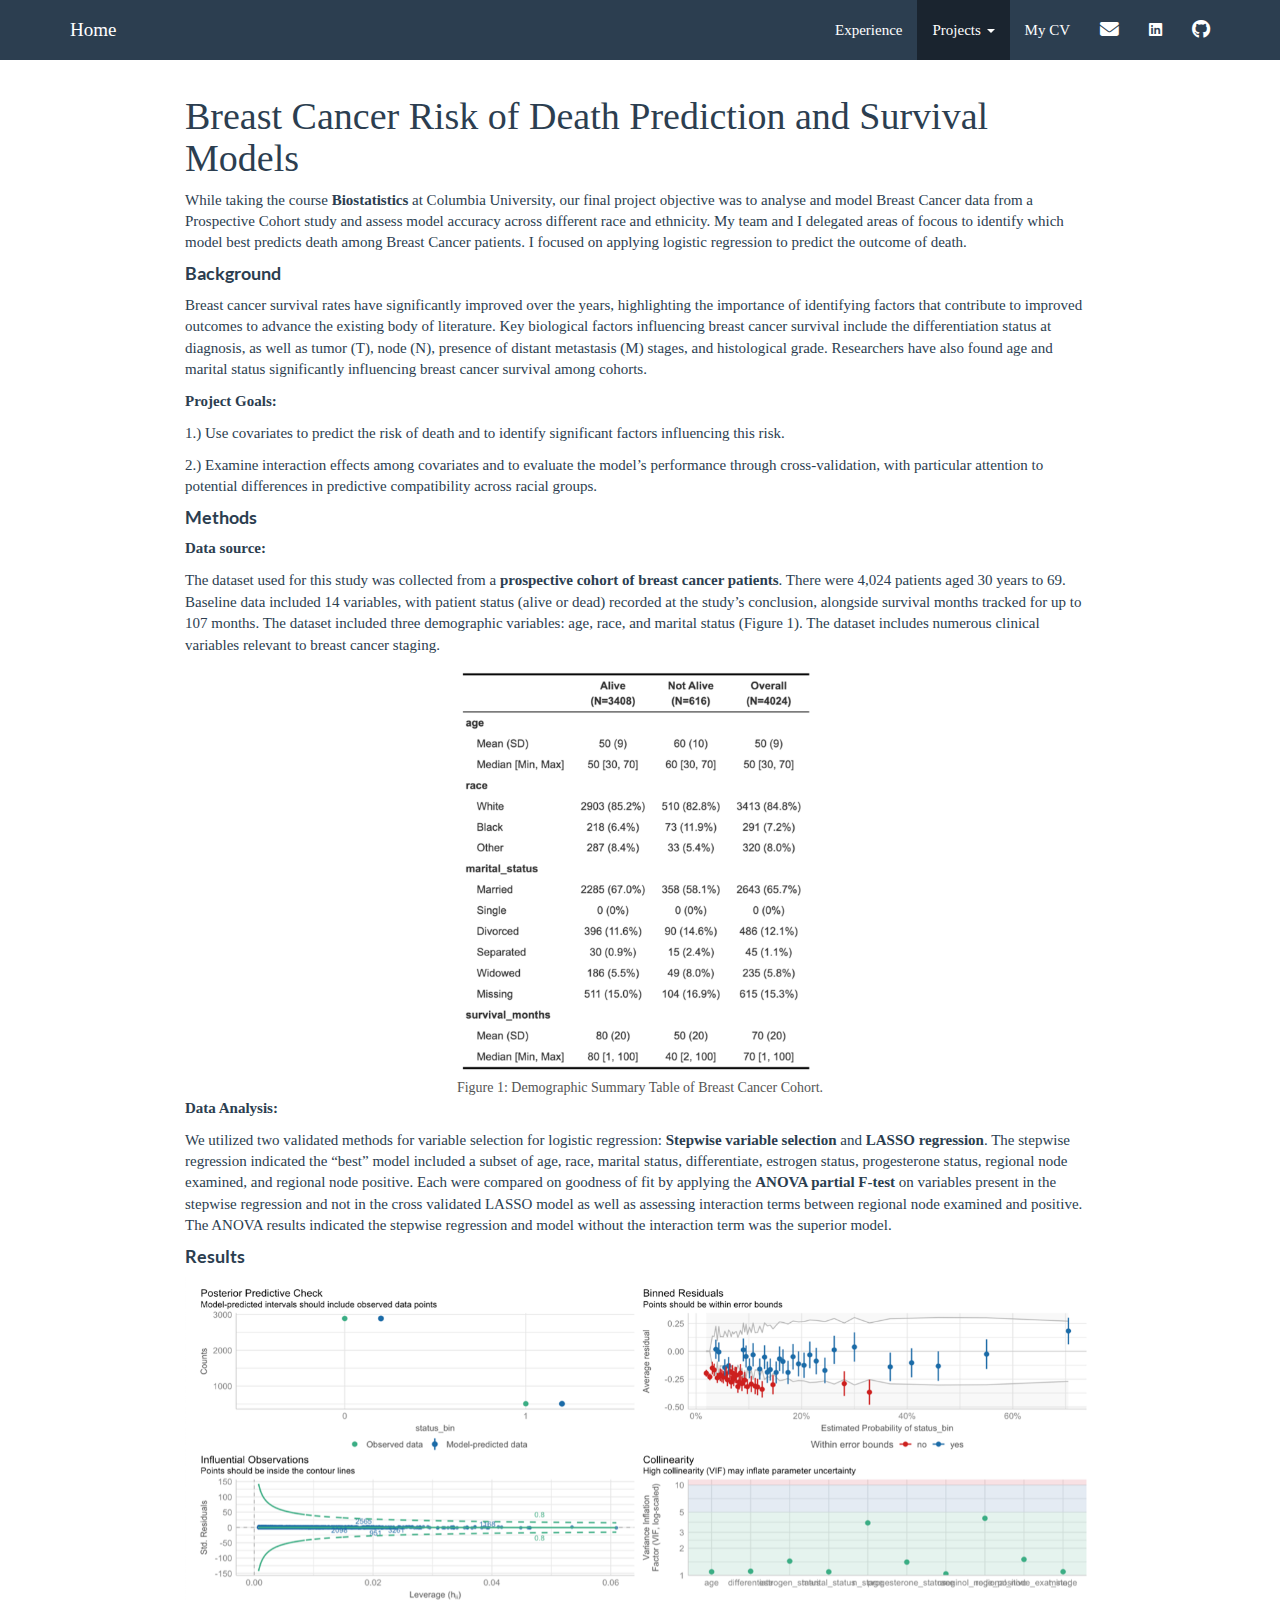
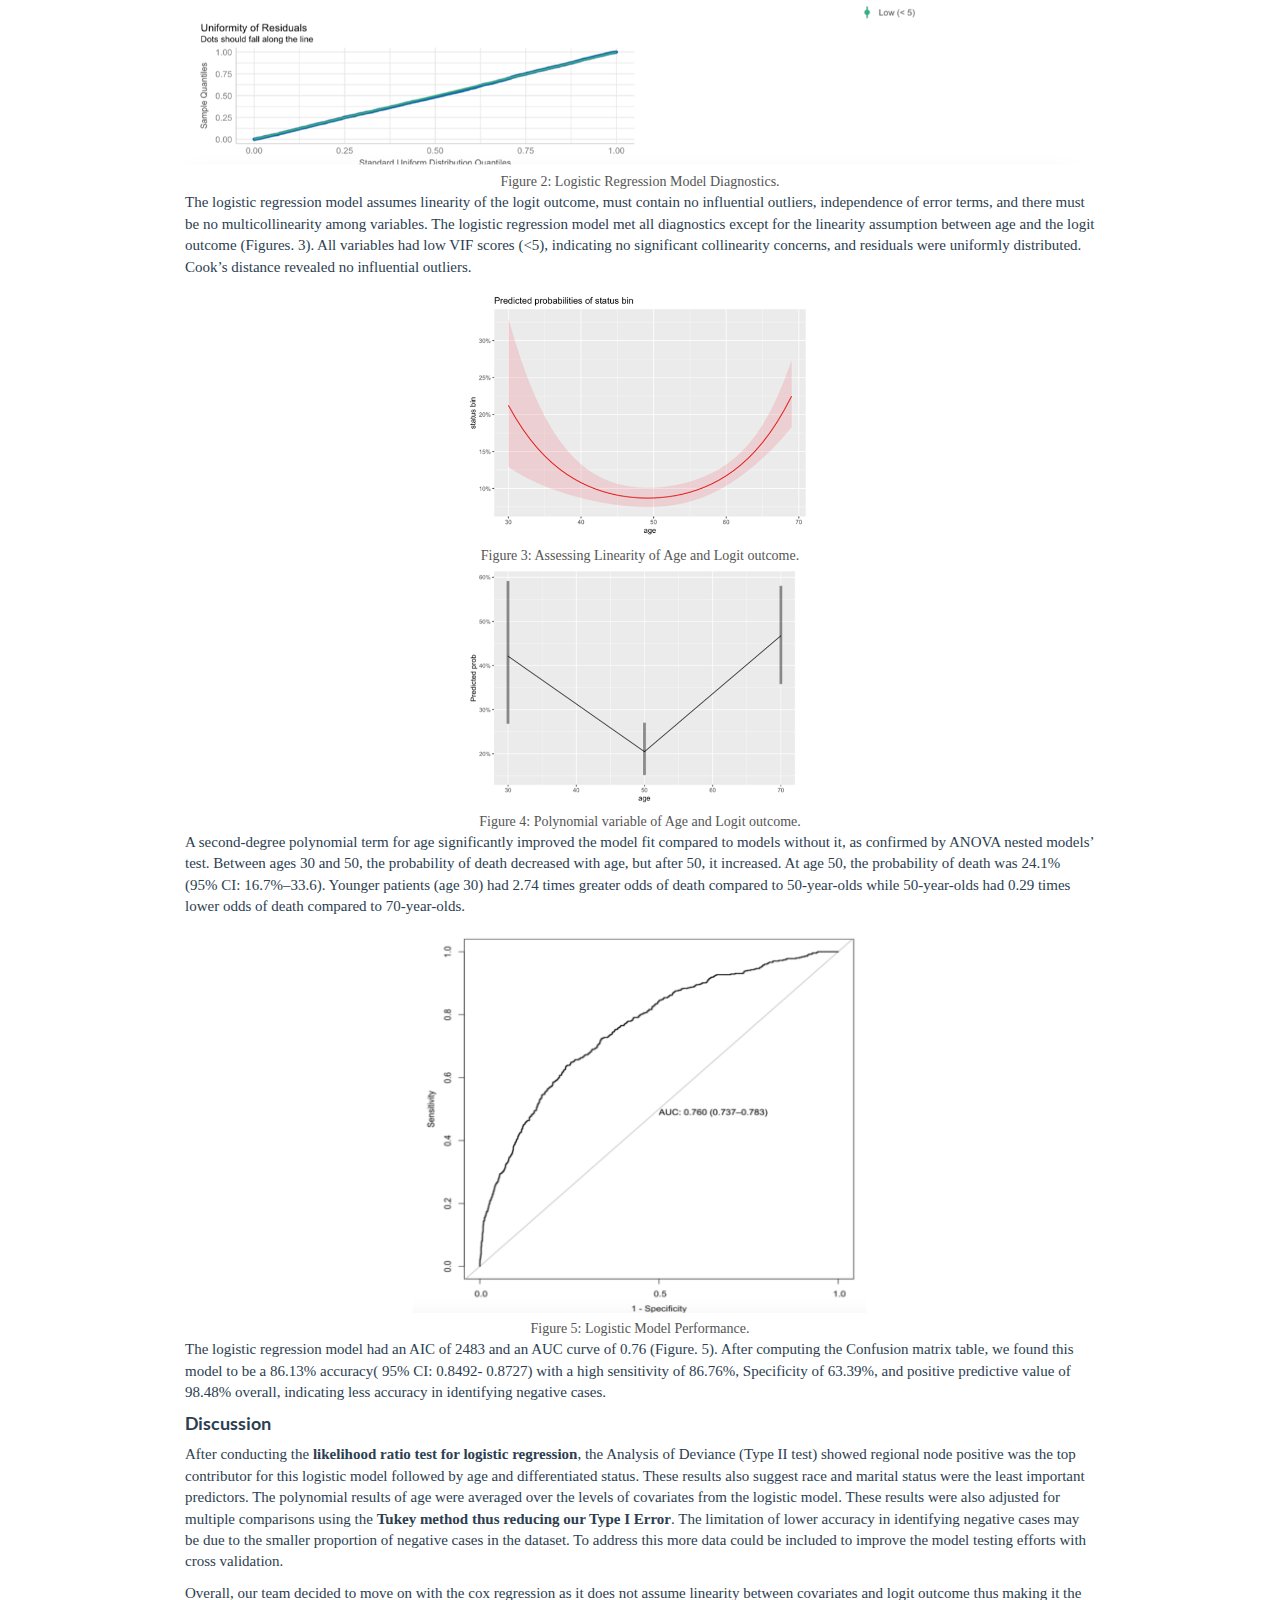
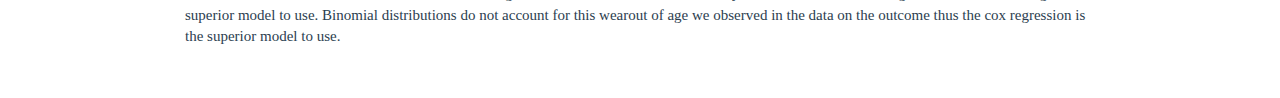
<file: projects.html>
<!DOCTYPE html>

<html>

<head>

<meta charset="utf-8" />
<meta name="generator" content="pandoc" />
<meta http-equiv="X-UA-Compatible" content="IE=EDGE" />




<title>Breast Cancer Risk of Death Prediction and Survival Models</title>

<script src="site_libs/header-attrs-2.28/header-attrs.js"></script>
<script src="site_libs/jquery-3.6.0/jquery-3.6.0.min.js"></script>
<meta name="viewport" content="width=device-width, initial-scale=1" />
<link href="site_libs/bootstrap-3.3.5/css/flatly.min.css" rel="stylesheet" />
<script src="site_libs/bootstrap-3.3.5/js/bootstrap.min.js"></script>
<script src="site_libs/bootstrap-3.3.5/shim/html5shiv.min.js"></script>
<script src="site_libs/bootstrap-3.3.5/shim/respond.min.js"></script>
<style>h1 {font-size: 34px;}
       h1.title {font-size: 38px;}
       h2 {font-size: 30px;}
       h3 {font-size: 24px;}
       h4 {font-size: 18px;}
       h5 {font-size: 16px;}
       h6 {font-size: 12px;}
       code {color: inherit; background-color: rgba(0, 0, 0, 0.04);}
       pre:not([class]) { background-color: white }</style>
<script src="site_libs/navigation-1.1/tabsets.js"></script>
<link href="site_libs/highlightjs-9.12.0/default.css" rel="stylesheet" />
<script src="site_libs/highlightjs-9.12.0/highlight.js"></script>
<link href="site_libs/font-awesome-6.4.2/css/all.min.css" rel="stylesheet" />
<link href="site_libs/font-awesome-6.4.2/css/v4-shims.min.css" rel="stylesheet" />

<style type="text/css">
  code{white-space: pre-wrap;}
  span.smallcaps{font-variant: small-caps;}
  span.underline{text-decoration: underline;}
  div.column{display: inline-block; vertical-align: top; width: 50%;}
  div.hanging-indent{margin-left: 1.5em; text-indent: -1.5em;}
  ul.task-list{list-style: none;}
    </style>

<style type="text/css">code{white-space: pre;}</style>
<script type="text/javascript">
if (window.hljs) {
  hljs.configure({languages: []});
  hljs.initHighlightingOnLoad();
  if (document.readyState && document.readyState === "complete") {
    window.setTimeout(function() { hljs.initHighlighting(); }, 0);
  }
}
</script>









<style type = "text/css">
.main-container {
  max-width: 940px;
  margin-left: auto;
  margin-right: auto;
}
img {
  max-width:100%;
}
.tabbed-pane {
  padding-top: 12px;
}
.html-widget {
  margin-bottom: 20px;
}
button.code-folding-btn:focus {
  outline: none;
}
summary {
  display: list-item;
}
details > summary > p:only-child {
  display: inline;
}
pre code {
  padding: 0;
}
</style>


<style type="text/css">
.dropdown-submenu {
  position: relative;
}
.dropdown-submenu>.dropdown-menu {
  top: 0;
  left: 100%;
  margin-top: -6px;
  margin-left: -1px;
  border-radius: 0 6px 6px 6px;
}
.dropdown-submenu:hover>.dropdown-menu {
  display: block;
}
.dropdown-submenu>a:after {
  display: block;
  content: " ";
  float: right;
  width: 0;
  height: 0;
  border-color: transparent;
  border-style: solid;
  border-width: 5px 0 5px 5px;
  border-left-color: #cccccc;
  margin-top: 5px;
  margin-right: -10px;
}
.dropdown-submenu:hover>a:after {
  border-left-color: #adb5bd;
}
.dropdown-submenu.pull-left {
  float: none;
}
.dropdown-submenu.pull-left>.dropdown-menu {
  left: -100%;
  margin-left: 10px;
  border-radius: 6px 0 6px 6px;
}
</style>

<script type="text/javascript">
// manage active state of menu based on current page
$(document).ready(function () {
  // active menu anchor
  href = window.location.pathname
  href = href.substr(href.lastIndexOf('/') + 1)
  if (href === "")
    href = "index.html";
  var menuAnchor = $('a[href="' + href + '"]');

  // mark the anchor link active (and if it's in a dropdown, also mark that active)
  var dropdown = menuAnchor.closest('li.dropdown');
  if (window.bootstrap) { // Bootstrap 4+
    menuAnchor.addClass('active');
    dropdown.find('> .dropdown-toggle').addClass('active');
  } else { // Bootstrap 3
    menuAnchor.parent().addClass('active');
    dropdown.addClass('active');
  }

  // Navbar adjustments
  var navHeight = $(".navbar").first().height() + 15;
  var style = document.createElement('style');
  var pt = "padding-top: " + navHeight + "px; ";
  var mt = "margin-top: -" + navHeight + "px; ";
  var css = "";
  // offset scroll position for anchor links (for fixed navbar)
  for (var i = 1; i <= 6; i++) {
    css += ".section h" + i + "{ " + pt + mt + "}\n";
  }
  style.innerHTML = "body {" + pt + "padding-bottom: 40px; }\n" + css;
  document.head.appendChild(style);
});
</script>

<!-- tabsets -->

<style type="text/css">
.tabset-dropdown > .nav-tabs {
  display: inline-table;
  max-height: 500px;
  min-height: 44px;
  overflow-y: auto;
  border: 1px solid #ddd;
  border-radius: 4px;
}

.tabset-dropdown > .nav-tabs > li.active:before, .tabset-dropdown > .nav-tabs.nav-tabs-open:before {
  content: "\e259";
  font-family: 'Glyphicons Halflings';
  display: inline-block;
  padding: 10px;
  border-right: 1px solid #ddd;
}

.tabset-dropdown > .nav-tabs.nav-tabs-open > li.active:before {
  content: "\e258";
  font-family: 'Glyphicons Halflings';
  border: none;
}

.tabset-dropdown > .nav-tabs > li.active {
  display: block;
}

.tabset-dropdown > .nav-tabs > li > a,
.tabset-dropdown > .nav-tabs > li > a:focus,
.tabset-dropdown > .nav-tabs > li > a:hover {
  border: none;
  display: inline-block;
  border-radius: 4px;
  background-color: transparent;
}

.tabset-dropdown > .nav-tabs.nav-tabs-open > li {
  display: block;
  float: none;
}

.tabset-dropdown > .nav-tabs > li {
  display: none;
}
</style>

<!-- code folding -->




</head>

<body>


<div class="container-fluid main-container">




<div class="navbar navbar-default  navbar-fixed-top" role="navigation">
  <div class="container">
    <div class="navbar-header">
      <button type="button" class="navbar-toggle collapsed" data-toggle="collapse" data-bs-toggle="collapse" data-target="#navbar" data-bs-target="#navbar">
        <span class="icon-bar"></span>
        <span class="icon-bar"></span>
        <span class="icon-bar"></span>
      </button>
      <a class="navbar-brand" href="index.html">Home</a>
    </div>
    <div id="navbar" class="navbar-collapse collapse">
      <ul class="nav navbar-nav">
        
      </ul>
      <ul class="nav navbar-nav navbar-right">
        <li>
  <a href="experience.html">Experience</a>
</li>
<li class="dropdown">
  <a href="#" class="dropdown-toggle" data-toggle="dropdown" role="button" data-bs-toggle="dropdown" aria-expanded="false">
    Projects
     
    <span class="caret"></span>
  </a>
  <ul class="dropdown-menu" role="menu">
    <li>
      <a href="projects.html">Breast Cancer Survival</a>
    </li>
    <li>
      <a href="asthma_project.html">Asthma Prevalance</a>
    </li>
    <li>
      <a href="ewaste.html">E-waste and Health in Latin America</a>
    </li>
    <li>
      <a href="cap.html">Older Adults living with Disability</a>
    </li>
  </ul>
</li>
<li>
  <a href="about.html">My CV</a>
</li>
<li>
  <a href="mailto:kp2809@cumc.columbia.edu">
    <span class="fa fa-envelope fa-lg"></span>
     
  </a>
</li>
<li>
  <a href="https://www.linkedin.com/in/kimberly-palaguachi-lopez2024/">
    <span class="fab fa-linkedin"></span>
     
  </a>
</li>
<li>
  <a href="http://github.com/klopez67/">
    <span class="fa fa-github fa-lg"></span>
     
  </a>
</li>
      </ul>
    </div><!--/.nav-collapse -->
  </div><!--/.container -->
</div><!--/.navbar -->

<div id="header">



<h1 class="title toc-ignore">Breast Cancer Risk of Death Prediction and
Survival Models</h1>

</div>


<style>
body {
    font-family: 'Georgia', serif;
    inline: 1.6;
    margin: 0 20px;
}

h1, h2, h3 {
    font-family: 'Georgia', serif;
    color: #2c3e50;
    margin-bottom: 10px;
}

ul {
    margin-left: 20px;
}

blockquote {
    font-style: italic;
    color: #7f8c8d;
    padding-left: 20px;
    border-left: 5px solid #ecf0f1;
}

.table {
    width: 100%;
    margin: 20px 0;
    border-collapse: collapse;
}

.table th, .table td {
    border: 1px solid #ecf0f1;
    padding: 10px;
    text-align: left;
}

.table th {
    background-color: #f9f9f9;
}
</style>
<p>While taking the course <strong>Biostatistics</strong> at Columbia
University, our final project objective was to analyse and model Breast
Cancer data from a Prospective Cohort study and assess model accuracy
across different race and ethnicity. My team and I delegated areas of
focous to identify which model best predicts death among Breast Cancer
patients. I focused on applying logistic regression to predict the
outcome of death.</p>
<div id="background" class="section level4">
<h4><strong>Background</strong></h4>
<p>Breast cancer survival rates have significantly improved over the
years, highlighting the importance of identifying factors that
contribute to improved outcomes to advance the existing body of
literature. Key biological factors influencing breast cancer survival
include the differentiation status at diagnosis, as well as tumor (T),
node (N), presence of distant metastasis (M) stages, and histological
grade. Researchers have also found age and marital status significantly
influencing breast cancer survival among cohorts.</p>
<p><strong>Project Goals:</strong></p>
<p>1.) Use covariates to predict the risk of death and to identify
significant factors influencing this risk.</p>
<p>2.) Examine interaction effects among covariates and to evaluate the
model’s performance through cross-validation, with particular attention
to potential differences in predictive compatibility across racial
groups.</p>
</div>
<div id="methods" class="section level4">
<h4><strong>Methods</strong></h4>
<p><strong>Data source:</strong></p>
<p>The dataset used for this study was collected from a
<strong>prospective cohort of breast cancer patients</strong>. There
were 4,024 patients aged 30 years to 69. Baseline data included 14
variables, with patient status (alive or dead) recorded at the study’s
conclusion, alongside survival months tracked for up to 107 months. The
dataset included three demographic variables: age, race, and marital
status (Figure 1). The dataset includes numerous clinical variables
relevant to breast cancer staging.</p>
<figure style="text-align: center;">
<img src="images/stat_summary.png" style="width:40%; border:none;" alt="" />
<figcaption style="font-size: 14px; color: #555; margin-top: 5px;">
Figure 1: Demographic Summary Table of Breast Cancer Cohort.
</figcaption>
</figure>
<p><strong>Data Analysis:</strong></p>
<p>We utilized two validated methods for variable selection for logistic
regression: <strong>Stepwise variable selection</strong> and
<strong>LASSO regression</strong>. The stepwise regression indicated the
“best” model included a subset of age, race, marital status,
differentiate, estrogen status, progesterone status, regional node
examined, and regional node positive. Each were compared on goodness of
fit by applying the <strong>ANOVA partial F-test</strong> on variables
present in the stepwise regression and not in the cross validated LASSO
model as well as assessing interaction terms between regional node
examined and positive. The ANOVA results indicated the stepwise
regression and model without the interaction term was the superior
model.</p>
</div>
<div id="results" class="section level4">
<h4><strong>Results</strong></h4>
<figure style="text-align: center;">
<img src="images/diagnostics.png" style="width:100%; border:none;" alt="Diagnostic Tools Visualization" />
<figcaption style="font-size: 14px; color: #555; margin-top: 5px;">
Figure 2: Logistic Regression Model Diagnostics.
</figcaption>
</figure>
<p>The logistic regression model assumes linearity of the logit outcome,
must contain no influential outliers, independence of error terms, and
there must be no multicollinearity among variables. The logistic
regression model met all diagnostics except for the linearity assumption
between age and the logit outcome (Figures. 3). All variables had low
VIF scores (&lt;5), indicating no significant collinearity concerns, and
residuals were uniformly distributed. Cook’s distance revealed no
influential outliers.</p>
<figure style="text-align: center;">
<img src="images/age1.png" style="width:40%; border:none;" alt="Diagnostic Tools Visualization" />
<figcaption style="font-size: 14px; color: #555; margin-top: 5px;">
Figure 3: Assessing Linearity of Age and Logit outcome.
</figcaption>
</figure>
<figure style="text-align: center;">
<img src="images/age2.png" style="width:40%; border:none;" alt="Diagnostic Tools Visualization" />
<figcaption style="font-size: 14px; color: #555; margin-top: 5px;">
Figure 4: Polynomial variable of Age and Logit outcome.
</figcaption>
</figure>
<p>A second-degree polynomial term for age significantly improved the
model fit compared to models without it, as confirmed by ANOVA nested
models’ test. Between ages 30 and 50, the probability of death decreased
with age, but after 50, it increased. At age 50, the probability of
death was 24.1% (95% CI: 16.7%–33.6). Younger patients (age 30) had 2.74
times greater odds of death compared to 50-year-olds while 50-year-olds
had 0.29 times lower odds of death compared to 70-year-olds.</p>
<figure style="text-align: center;">
<img src="images/curve.png" style="width:50%; border:none;" alt="Diagnostic Tools Visualization" />
<figcaption style="font-size: 14px; color: #555; margin-top: 5px;">
Figure 5: Logistic Model Performance.
</figcaption>
</figure>
<p>The logistic regression model had an AIC of 2483 and an AUC curve of
0.76 (Figure. 5). After computing the Confusion matrix table, we found
this model to be a 86.13% accuracy( 95% CI: 0.8492- 0.8727) with a high
sensitivity of 86.76%, Specificity of 63.39%, and positive predictive
value of 98.48% overall, indicating less accuracy in identifying
negative cases.</p>
</div>
<div id="discussion" class="section level4">
<h4><strong>Discussion</strong></h4>
<p>After conducting the <strong>likelihood ratio test for logistic
regression</strong>, the Analysis of Deviance (Type II test) showed
regional node positive was the top contributor for this logistic model
followed by age and differentiated status. These results also suggest
race and marital status were the least important predictors. The
polynomial results of age were averaged over the levels of covariates
from the logistic model. These results were also adjusted for multiple
comparisons using the <strong>Tukey method thus reducing our Type I
Error</strong>. The limitation of lower accuracy in identifying negative
cases may be due to the smaller proportion of negative cases in the
dataset. To address this more data could be included to improve the
model testing efforts with cross validation.</p>
<p>Overall, our team decided to move on with the cox regression as it
does not assume linearity between covariates and logit outcome thus
making it the superior model to use. Binomial distributions do not
account for this wearout of age we observed in the data on the outcome
thus the cox regression is the superior model to use.</p>
</div>




</div>

<script>

// add bootstrap table styles to pandoc tables
function bootstrapStylePandocTables() {
  $('tr.odd').parent('tbody').parent('table').addClass('table table-condensed');
}
$(document).ready(function () {
  bootstrapStylePandocTables();
});


</script>

<!-- tabsets -->

<script>
$(document).ready(function () {
  window.buildTabsets("TOC");
});

$(document).ready(function () {
  $('.tabset-dropdown > .nav-tabs > li').click(function () {
    $(this).parent().toggleClass('nav-tabs-open');
  });
});
</script>

<!-- code folding -->


<!-- dynamically load mathjax for compatibility with self-contained -->
<script>
  (function () {
    var script = document.createElement("script");
    script.type = "text/javascript";
    script.src  = "https://mathjax.rstudio.com/latest/MathJax.js?config=TeX-AMS-MML_HTMLorMML";
    document.getElementsByTagName("head")[0].appendChild(script);
  })();
</script>

</body>
</html>
</file>
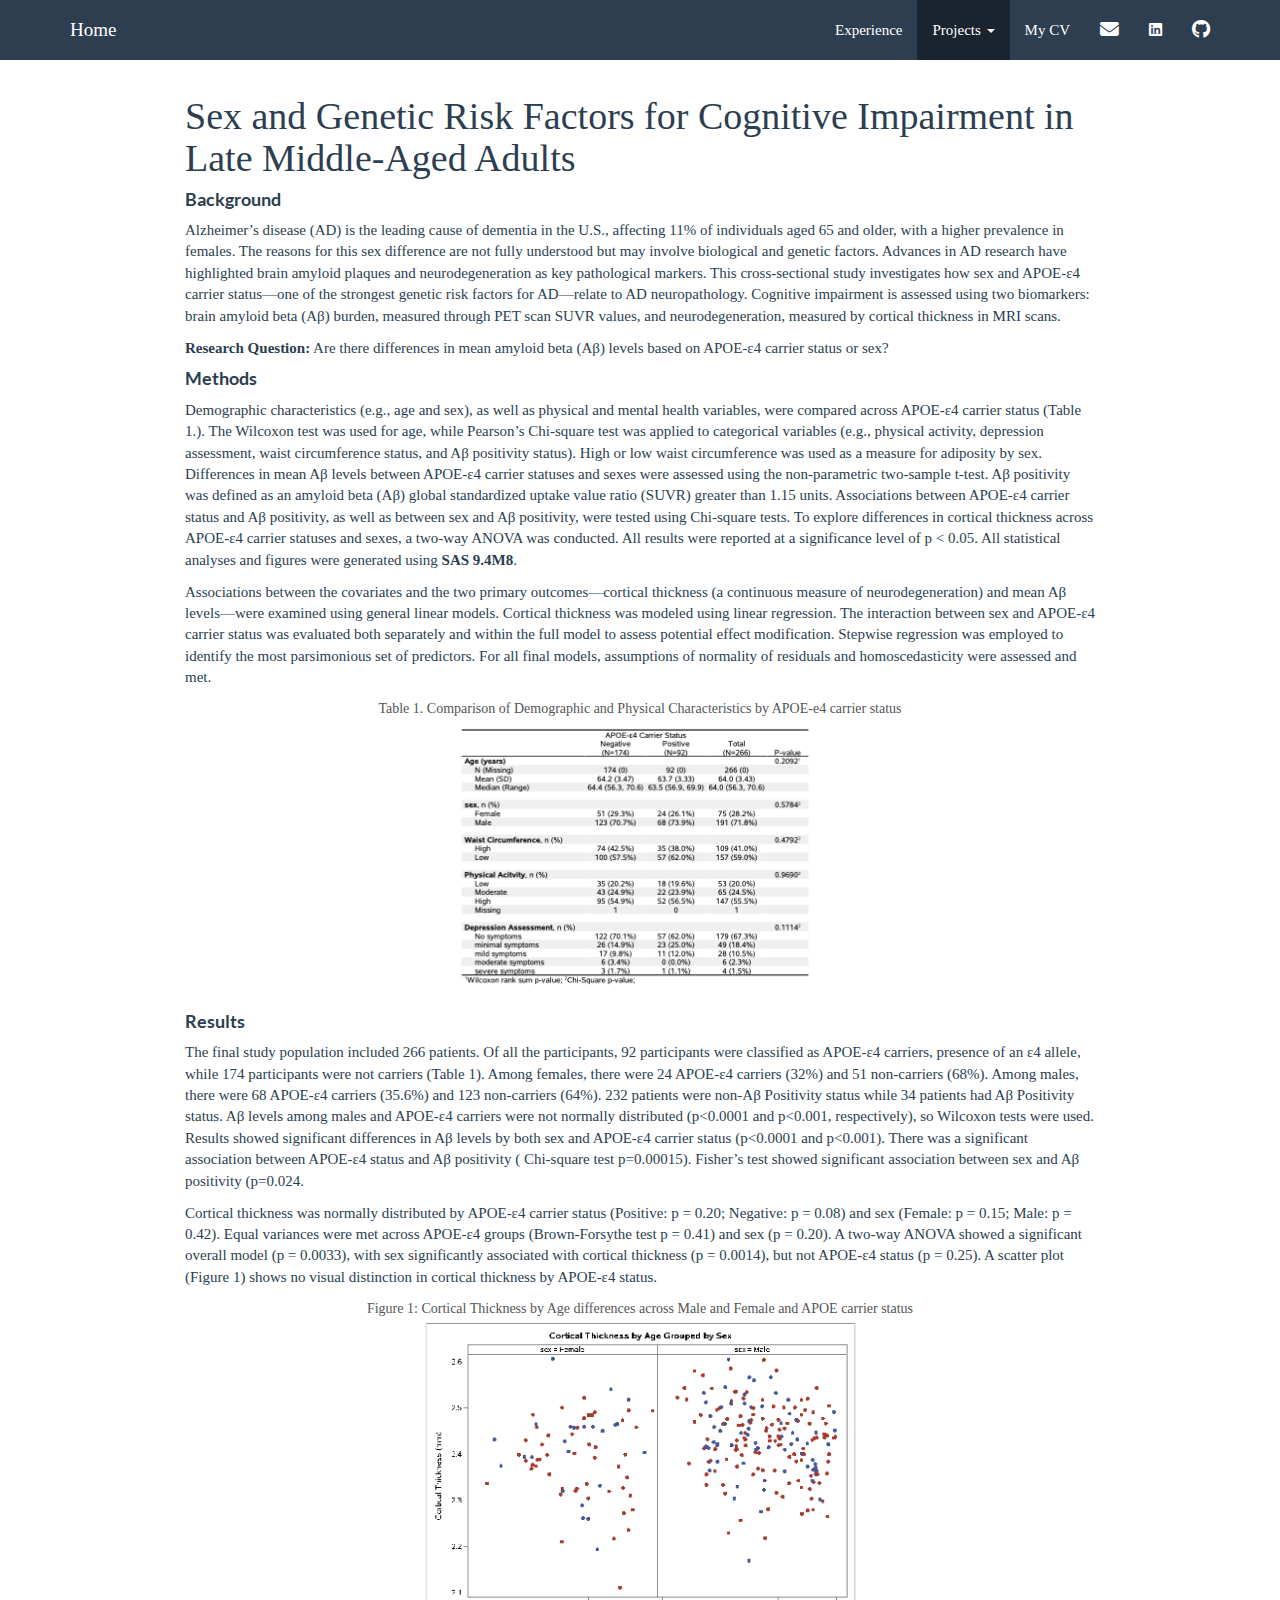
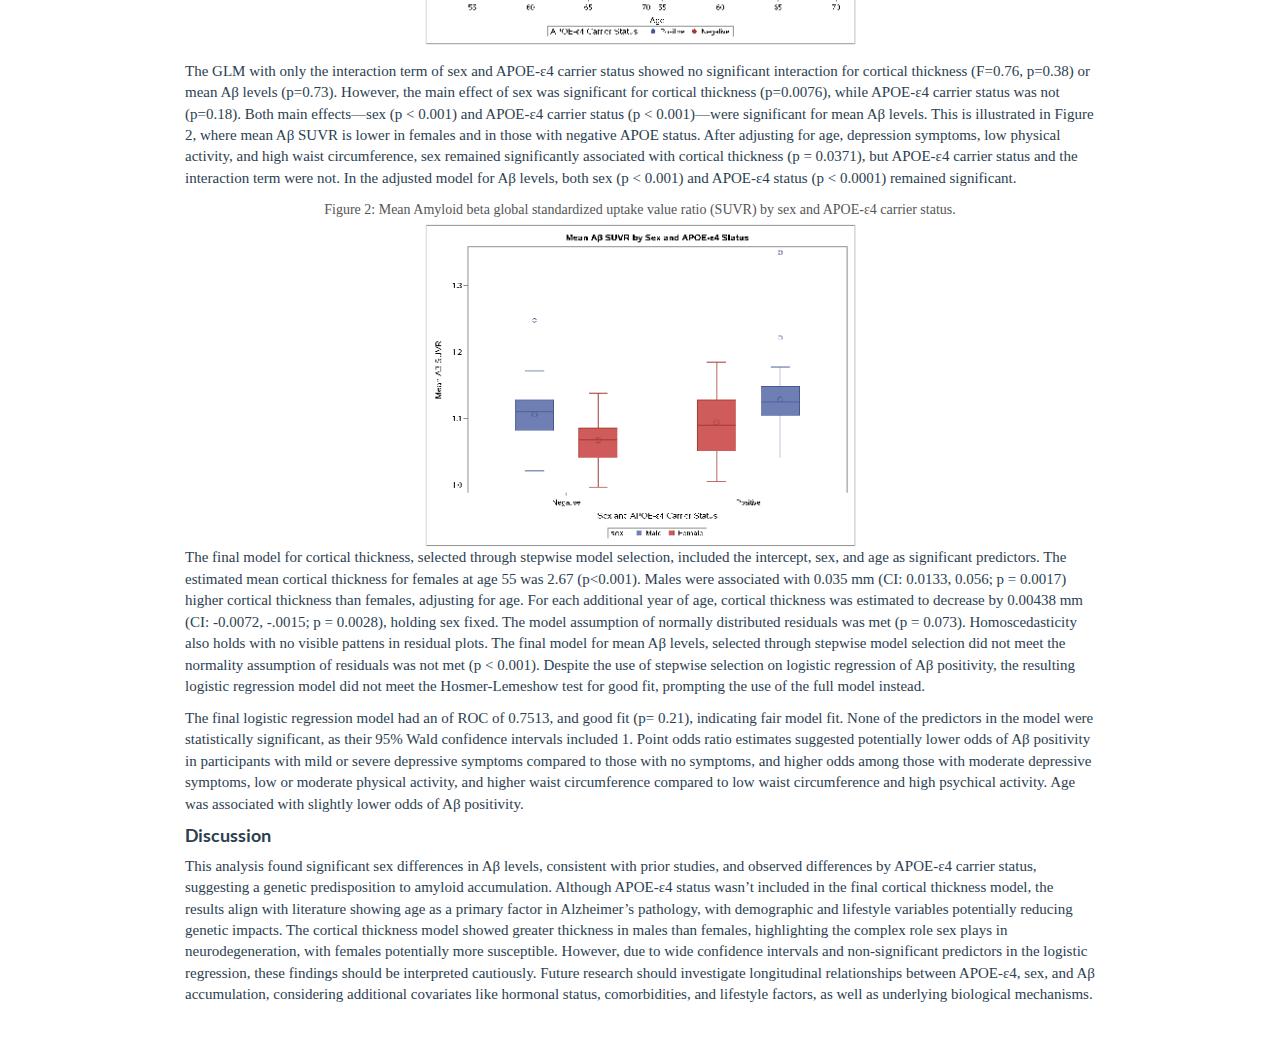
<file: SAS_project.html>
<!DOCTYPE html>

<html>

<head>

<meta charset="utf-8" />
<meta name="generator" content="pandoc" />
<meta http-equiv="X-UA-Compatible" content="IE=EDGE" />




<title>Sex and Genetic Risk Factors for Cognitive Impairment in Late Middle-Aged Adults</title>

<script src="site_libs/header-attrs-2.28/header-attrs.js"></script>
<script src="site_libs/jquery-3.6.0/jquery-3.6.0.min.js"></script>
<meta name="viewport" content="width=device-width, initial-scale=1" />
<link href="site_libs/bootstrap-3.3.5/css/flatly.min.css" rel="stylesheet" />
<script src="site_libs/bootstrap-3.3.5/js/bootstrap.min.js"></script>
<script src="site_libs/bootstrap-3.3.5/shim/html5shiv.min.js"></script>
<script src="site_libs/bootstrap-3.3.5/shim/respond.min.js"></script>
<style>h1 {font-size: 34px;}
       h1.title {font-size: 38px;}
       h2 {font-size: 30px;}
       h3 {font-size: 24px;}
       h4 {font-size: 18px;}
       h5 {font-size: 16px;}
       h6 {font-size: 12px;}
       code {color: inherit; background-color: rgba(0, 0, 0, 0.04);}
       pre:not([class]) { background-color: white }</style>
<script src="site_libs/navigation-1.1/tabsets.js"></script>
<link href="site_libs/highlightjs-9.12.0/default.css" rel="stylesheet" />
<script src="site_libs/highlightjs-9.12.0/highlight.js"></script>
<link href="site_libs/font-awesome-6.4.2/css/all.min.css" rel="stylesheet" />
<link href="site_libs/font-awesome-6.4.2/css/v4-shims.min.css" rel="stylesheet" />

<style type="text/css">
  code{white-space: pre-wrap;}
  span.smallcaps{font-variant: small-caps;}
  span.underline{text-decoration: underline;}
  div.column{display: inline-block; vertical-align: top; width: 50%;}
  div.hanging-indent{margin-left: 1.5em; text-indent: -1.5em;}
  ul.task-list{list-style: none;}
    </style>

<style type="text/css">code{white-space: pre;}</style>
<script type="text/javascript">
if (window.hljs) {
  hljs.configure({languages: []});
  hljs.initHighlightingOnLoad();
  if (document.readyState && document.readyState === "complete") {
    window.setTimeout(function() { hljs.initHighlighting(); }, 0);
  }
}
</script>









<style type = "text/css">
.main-container {
  max-width: 940px;
  margin-left: auto;
  margin-right: auto;
}
img {
  max-width:100%;
}
.tabbed-pane {
  padding-top: 12px;
}
.html-widget {
  margin-bottom: 20px;
}
button.code-folding-btn:focus {
  outline: none;
}
summary {
  display: list-item;
}
details > summary > p:only-child {
  display: inline;
}
pre code {
  padding: 0;
}
</style>


<style type="text/css">
.dropdown-submenu {
  position: relative;
}
.dropdown-submenu>.dropdown-menu {
  top: 0;
  left: 100%;
  margin-top: -6px;
  margin-left: -1px;
  border-radius: 0 6px 6px 6px;
}
.dropdown-submenu:hover>.dropdown-menu {
  display: block;
}
.dropdown-submenu>a:after {
  display: block;
  content: " ";
  float: right;
  width: 0;
  height: 0;
  border-color: transparent;
  border-style: solid;
  border-width: 5px 0 5px 5px;
  border-left-color: #cccccc;
  margin-top: 5px;
  margin-right: -10px;
}
.dropdown-submenu:hover>a:after {
  border-left-color: #adb5bd;
}
.dropdown-submenu.pull-left {
  float: none;
}
.dropdown-submenu.pull-left>.dropdown-menu {
  left: -100%;
  margin-left: 10px;
  border-radius: 6px 0 6px 6px;
}
</style>

<script type="text/javascript">
// manage active state of menu based on current page
$(document).ready(function () {
  // active menu anchor
  href = window.location.pathname
  href = href.substr(href.lastIndexOf('/') + 1)
  if (href === "")
    href = "index.html";
  var menuAnchor = $('a[href="' + href + '"]');

  // mark the anchor link active (and if it's in a dropdown, also mark that active)
  var dropdown = menuAnchor.closest('li.dropdown');
  if (window.bootstrap) { // Bootstrap 4+
    menuAnchor.addClass('active');
    dropdown.find('> .dropdown-toggle').addClass('active');
  } else { // Bootstrap 3
    menuAnchor.parent().addClass('active');
    dropdown.addClass('active');
  }

  // Navbar adjustments
  var navHeight = $(".navbar").first().height() + 15;
  var style = document.createElement('style');
  var pt = "padding-top: " + navHeight + "px; ";
  var mt = "margin-top: -" + navHeight + "px; ";
  var css = "";
  // offset scroll position for anchor links (for fixed navbar)
  for (var i = 1; i <= 6; i++) {
    css += ".section h" + i + "{ " + pt + mt + "}\n";
  }
  style.innerHTML = "body {" + pt + "padding-bottom: 40px; }\n" + css;
  document.head.appendChild(style);
});
</script>

<!-- tabsets -->

<style type="text/css">
.tabset-dropdown > .nav-tabs {
  display: inline-table;
  max-height: 500px;
  min-height: 44px;
  overflow-y: auto;
  border: 1px solid #ddd;
  border-radius: 4px;
}

.tabset-dropdown > .nav-tabs > li.active:before, .tabset-dropdown > .nav-tabs.nav-tabs-open:before {
  content: "\e259";
  font-family: 'Glyphicons Halflings';
  display: inline-block;
  padding: 10px;
  border-right: 1px solid #ddd;
}

.tabset-dropdown > .nav-tabs.nav-tabs-open > li.active:before {
  content: "\e258";
  font-family: 'Glyphicons Halflings';
  border: none;
}

.tabset-dropdown > .nav-tabs > li.active {
  display: block;
}

.tabset-dropdown > .nav-tabs > li > a,
.tabset-dropdown > .nav-tabs > li > a:focus,
.tabset-dropdown > .nav-tabs > li > a:hover {
  border: none;
  display: inline-block;
  border-radius: 4px;
  background-color: transparent;
}

.tabset-dropdown > .nav-tabs.nav-tabs-open > li {
  display: block;
  float: none;
}

.tabset-dropdown > .nav-tabs > li {
  display: none;
}
</style>

<!-- code folding -->




</head>

<body>


<div class="container-fluid main-container">




<div class="navbar navbar-default  navbar-fixed-top" role="navigation">
  <div class="container">
    <div class="navbar-header">
      <button type="button" class="navbar-toggle collapsed" data-toggle="collapse" data-bs-toggle="collapse" data-target="#navbar" data-bs-target="#navbar">
        <span class="icon-bar"></span>
        <span class="icon-bar"></span>
        <span class="icon-bar"></span>
      </button>
      <a class="navbar-brand" href="index.html">Home</a>
    </div>
    <div id="navbar" class="navbar-collapse collapse">
      <ul class="nav navbar-nav">
        
      </ul>
      <ul class="nav navbar-nav navbar-right">
        <li>
  <a href="experience.html">Experience</a>
</li>
<li class="dropdown">
  <a href="#" class="dropdown-toggle" data-toggle="dropdown" role="button" data-bs-toggle="dropdown" aria-expanded="false">
    Projects
     
    <span class="caret"></span>
  </a>
  <ul class="dropdown-menu" role="menu">
    <li>
      <a href="SAS_project.html">Risk Factors for Cognitive Decline</a>
    </li>
    <li>
      <a href="projects.html">Breast Cancer Survival</a>
    </li>
    <li>
      <a href="asthma_project.html">Asthma &amp; Tempature Dashboard</a>
    </li>
    <li>
      <a href="ewaste.html">E-waste and Health in Latin America</a>
    </li>
    <li>
      <a href="cap.html">Older Adults living with Disability</a>
    </li>
    <li>
      <a href="influenza.html">Influenza Agent Based Modeling</a>
    </li>
  </ul>
</li>
<li>
  <a href="about.html">My CV</a>
</li>
<li>
  <a href="mailto:kp2809@cumc.columbia.edu">
    <span class="fa fa-envelope fa-lg"></span>
     
  </a>
</li>
<li>
  <a href="https://www.linkedin.com/in/kimberly-palaguachi-lopez2024/">
    <span class="fab fa-linkedin"></span>
     
  </a>
</li>
<li>
  <a href="http://github.com/klopez67/">
    <span class="fa fa-github fa-lg"></span>
     
  </a>
</li>
      </ul>
    </div><!--/.nav-collapse -->
  </div><!--/.container -->
</div><!--/.navbar -->

<div id="header">



<h1 class="title toc-ignore">Sex and Genetic Risk Factors for Cognitive
Impairment in Late Middle-Aged Adults</h1>

</div>


<style>
body {
    font-family: 'Georgia', serif;
    inline: 1.6;
    margin: 0 20px;
}

h1, h2, h3 {
    font-family: 'Georgia', serif;
    color: #2c3e50;
    margin-bottom: 10px;
}

ul {
    margin-left: 20px;
}

blockquote {
    font-style: italic;
    color: #7f8c8d;
    padding-left: 20px;
    border-left: 5px solid #ecf0f1;
}

.table {
    width: 100%;
    margin: 20px 0;
    border-collapse: collapse;
}

.table th, .table td {
    border: 1px solid #ecf0f1;
    padding: 10px;
    text-align: left;
}

.table th {
    background-color: #f9f9f9;
}
</style>
<div id="background" class="section level4">
<h4><strong>Background</strong></h4>
<p>Alzheimer’s disease (AD) is the leading cause of dementia in the
U.S., affecting 11% of individuals aged 65 and older, with a higher
prevalence in females. The reasons for this sex difference are not fully
understood but may involve biological and genetic factors. Advances in
AD research have highlighted brain amyloid plaques and neurodegeneration
as key pathological markers. This cross-sectional study investigates how
sex and APOE-ε4 carrier status—one of the strongest genetic risk factors
for AD—relate to AD neuropathology. Cognitive impairment is assessed
using two biomarkers: brain amyloid beta (Aβ) burden, measured through
PET scan SUVR values, and neurodegeneration, measured by cortical
thickness in MRI scans.</p>
<p><strong>Research Question:</strong> Are there differences in mean
amyloid beta (Aβ) levels based on APOE-ε4 carrier status or sex?</p>
</div>
<div id="methods" class="section level4">
<h4><strong>Methods</strong></h4>
<p>Demographic characteristics (e.g., age and sex), as well as physical
and mental health variables, were compared across APOE-ε4 carrier status
(Table 1.). The Wilcoxon test was used for age, while Pearson’s
Chi-square test was applied to categorical variables (e.g., physical
activity, depression assessment, waist circumference status, and Aβ
positivity status). High or low waist circumference was used as a
measure for adiposity by sex. Differences in mean Aβ levels between
APOE-ε4 carrier statuses and sexes were assessed using the
non-parametric two-sample t-test. Aβ positivity was defined as an
amyloid beta (Aβ) global standardized uptake value ratio (SUVR) greater
than 1.15 units. Associations between APOE-ε4 carrier status and Aβ
positivity, as well as between sex and Aβ positivity, were tested using
Chi-square tests. To explore differences in cortical thickness across
APOE-ε4 carrier statuses and sexes, a two-way ANOVA was conducted. All
results were reported at a significance level of p &lt; 0.05. All
statistical analyses and figures were generated using <strong>SAS
9.4M8</strong>.</p>
<p>Associations between the covariates and the two primary
outcomes—cortical thickness (a continuous measure of neurodegeneration)
and mean Aβ levels—were examined using general linear models. Cortical
thickness was modeled using linear regression. The interaction between
sex and APOE-ε4 carrier status was evaluated both separately and within
the full model to assess potential effect modification. Stepwise
regression was employed to identify the most parsimonious set of
predictors. For all final models, assumptions of normality of residuals
and homoscedasticity were assessed and met.</p>
<figure style="text-align: center;">
<figcaption style="font-size: 14px; color: #555; margin-top: 5px;">
Table 1. Comparison of Demographic and Physical Characteristics by
APOE-e4 carrier status
</figcaption>
<p><img src="images/SAS_final_project_tables/Table1.png" style="width:50%; border:none;" alt="" /></p>
</figure>
</div>
<div id="results" class="section level4">
<h4><strong>Results</strong></h4>
<p>The final study population included 266 patients. Of all the
participants, 92 participants were classified as APOE-ε4 carriers,
presence of an ε4 allele, while 174 participants were not carriers
(Table 1). Among females, there were 24 APOE-ε4 carriers (32%) and 51
non-carriers (68%). Among males, there were 68 APOE-ε4 carriers (35.6%)
and 123 non-carriers (64%). 232 patients were non-Aβ Positivity status
while 34 patients had Aβ Positivity status. Aβ levels among males and
APOE-ε4 carriers were not normally distributed (p&lt;0.0001 and
p&lt;0.001, respectively), so Wilcoxon tests were used. Results showed
significant differences in Aβ levels by both sex and APOE-ε4 carrier
status (p&lt;0.0001 and p&lt;0.001). There was a significant association
between APOE-ε4 status and Aβ positivity ( Chi-square test p=0.00015).
Fisher’s test showed significant association between sex and Aβ
positivity (p=0.024.</p>
<p>Cortical thickness was normally distributed by APOE-ε4 carrier status
(Positive: p = 0.20; Negative: p = 0.08) and sex (Female: p = 0.15;
Male: p = 0.42). Equal variances were met across APOE-ε4 groups
(Brown-Forsythe test p = 0.41) and sex (p = 0.20). A two-way ANOVA
showed a significant overall model (p = 0.0033), with sex significantly
associated with cortical thickness (p = 0.0014), but not APOE-ε4 status
(p = 0.25). A scatter plot (Figure 1) shows no visual distinction in
cortical thickness by APOE-ε4 status.</p>
<figure style="text-align: center;">
<figcaption style="font-size: 14px; color: #555; margin-top: 5px;">
Figure 1: Cortical Thickness by Age differences across Male and Female
and APOE carrier status
</figcaption>
<p><img src="images/SAS_final_project_tables/Figure1.png" style="width:50%; border:none;" alt="Diagnostic Tools Visualization" /></p>
</figure>
<p>The GLM with only the interaction term of sex and APOE-ε4 carrier
status showed no significant interaction for cortical thickness (F=0.76,
p=0.38) or mean Aβ levels (p=0.73). However, the main effect of sex was
significant for cortical thickness (p=0.0076), while APOE-ε4 carrier
status was not (p=0.18). Both main effects—sex (p &lt; 0.001) and
APOE-ε4 carrier status (p &lt; 0.001)—were significant for mean Aβ
levels. This is illustrated in Figure 2, where mean Aβ SUVR is lower in
females and in those with negative APOE status. After adjusting for age,
depression symptoms, low physical activity, and high waist
circumference, sex remained significantly associated with cortical
thickness (p = 0.0371), but APOE-ε4 carrier status and the interaction
term were not. In the adjusted model for Aβ levels, both sex (p &lt;
0.001) and APOE-ε4 status (p &lt; 0.0001) remained significant.</p>
<figure style="text-align: center;">
<figcaption style="font-size: 14px; color: #555; margin-top: 5px;">
Figure 2: Mean Amyloid beta global standardized uptake value ratio
(SUVR) by sex and APOE-ε4 carrier status.
</figcaption>
<img src="images/SAS_final_project_tables/Figure2.png" style="width:50%; border:none;" alt="Diagnostic Tools Visualization" />
</figure>
<p>The final model for cortical thickness, selected through stepwise
model selection, included the intercept, sex, and age as significant
predictors. The estimated mean cortical thickness for females at age 55
was 2.67 (p&lt;0.001). Males were associated with 0.035 mm (CI: 0.0133,
0.056; p = 0.0017) higher cortical thickness than females, adjusting for
age. For each additional year of age, cortical thickness was estimated
to decrease by 0.00438 mm (CI: -0.0072, -.0015; p = 0.0028), holding sex
fixed. The model assumption of normally distributed residuals was met (p
= 0.073). Homoscedasticity also holds with no visible pattens in
residual plots. The final model for mean Aβ levels, selected through
stepwise model selection did not meet the normality assumption of
residuals was not met (p &lt; 0.001). Despite the use of stepwise
selection on logistic regression of Aβ positivity, the resulting
logistic regression model did not meet the Hosmer-Lemeshow test for good
fit, prompting the use of the full model instead.</p>
<p>The final logistic regression model had an of ROC of 0.7513, and good
fit (p= 0.21), indicating fair model fit. None of the predictors in the
model were statistically significant, as their 95% Wald confidence
intervals included 1. Point odds ratio estimates suggested potentially
lower odds of Aβ positivity in participants with mild or severe
depressive symptoms compared to those with no symptoms, and higher odds
among those with moderate depressive symptoms, low or moderate physical
activity, and higher waist circumference compared to low waist
circumference and high psychical activity. Age was associated with
slightly lower odds of Aβ positivity.</p>
</div>
<div id="discussion" class="section level4">
<h4><strong>Discussion</strong></h4>
<p>This analysis found significant sex differences in Aβ levels,
consistent with prior studies, and observed differences by APOE-ε4
carrier status, suggesting a genetic predisposition to amyloid
accumulation. Although APOE-ε4 status wasn’t included in the final
cortical thickness model, the results align with literature showing age
as a primary factor in Alzheimer’s pathology, with demographic and
lifestyle variables potentially reducing genetic impacts. The cortical
thickness model showed greater thickness in males than females,
highlighting the complex role sex plays in neurodegeneration, with
females potentially more susceptible. However, due to wide confidence
intervals and non-significant predictors in the logistic regression,
these findings should be interpreted cautiously. Future research should
investigate longitudinal relationships between APOE-ε4, sex, and Aβ
accumulation, considering additional covariates like hormonal status,
comorbidities, and lifestyle factors, as well as underlying biological
mechanisms.</p>
</div>




</div>

<script>

// add bootstrap table styles to pandoc tables
function bootstrapStylePandocTables() {
  $('tr.odd').parent('tbody').parent('table').addClass('table table-condensed');
}
$(document).ready(function () {
  bootstrapStylePandocTables();
});


</script>

<!-- tabsets -->

<script>
$(document).ready(function () {
  window.buildTabsets("TOC");
});

$(document).ready(function () {
  $('.tabset-dropdown > .nav-tabs > li').click(function () {
    $(this).parent().toggleClass('nav-tabs-open');
  });
});
</script>

<!-- code folding -->


<!-- dynamically load mathjax for compatibility with self-contained -->
<script>
  (function () {
    var script = document.createElement("script");
    script.type = "text/javascript";
    script.src  = "https://mathjax.rstudio.com/latest/MathJax.js?config=TeX-AMS-MML_HTMLorMML";
    document.getElementsByTagName("head")[0].appendChild(script);
  })();
</script>

</body>
</html>
</file>
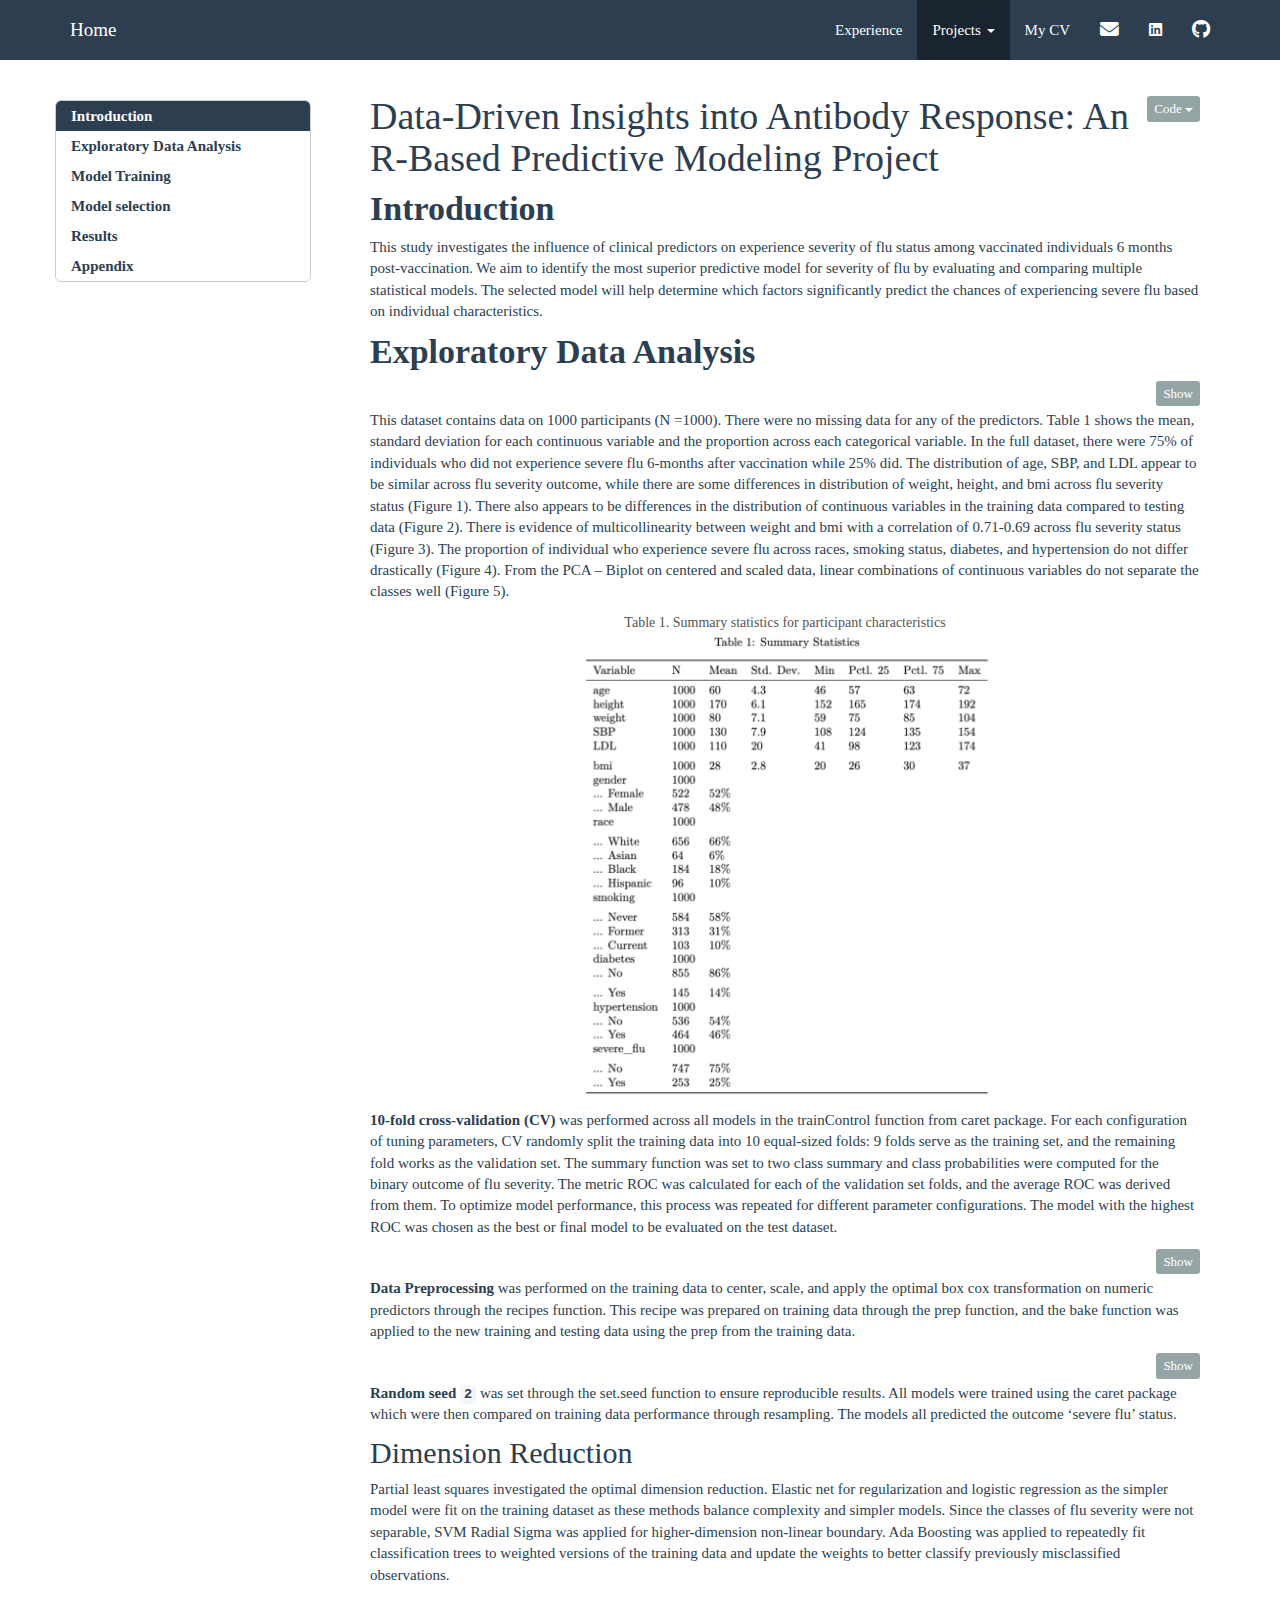
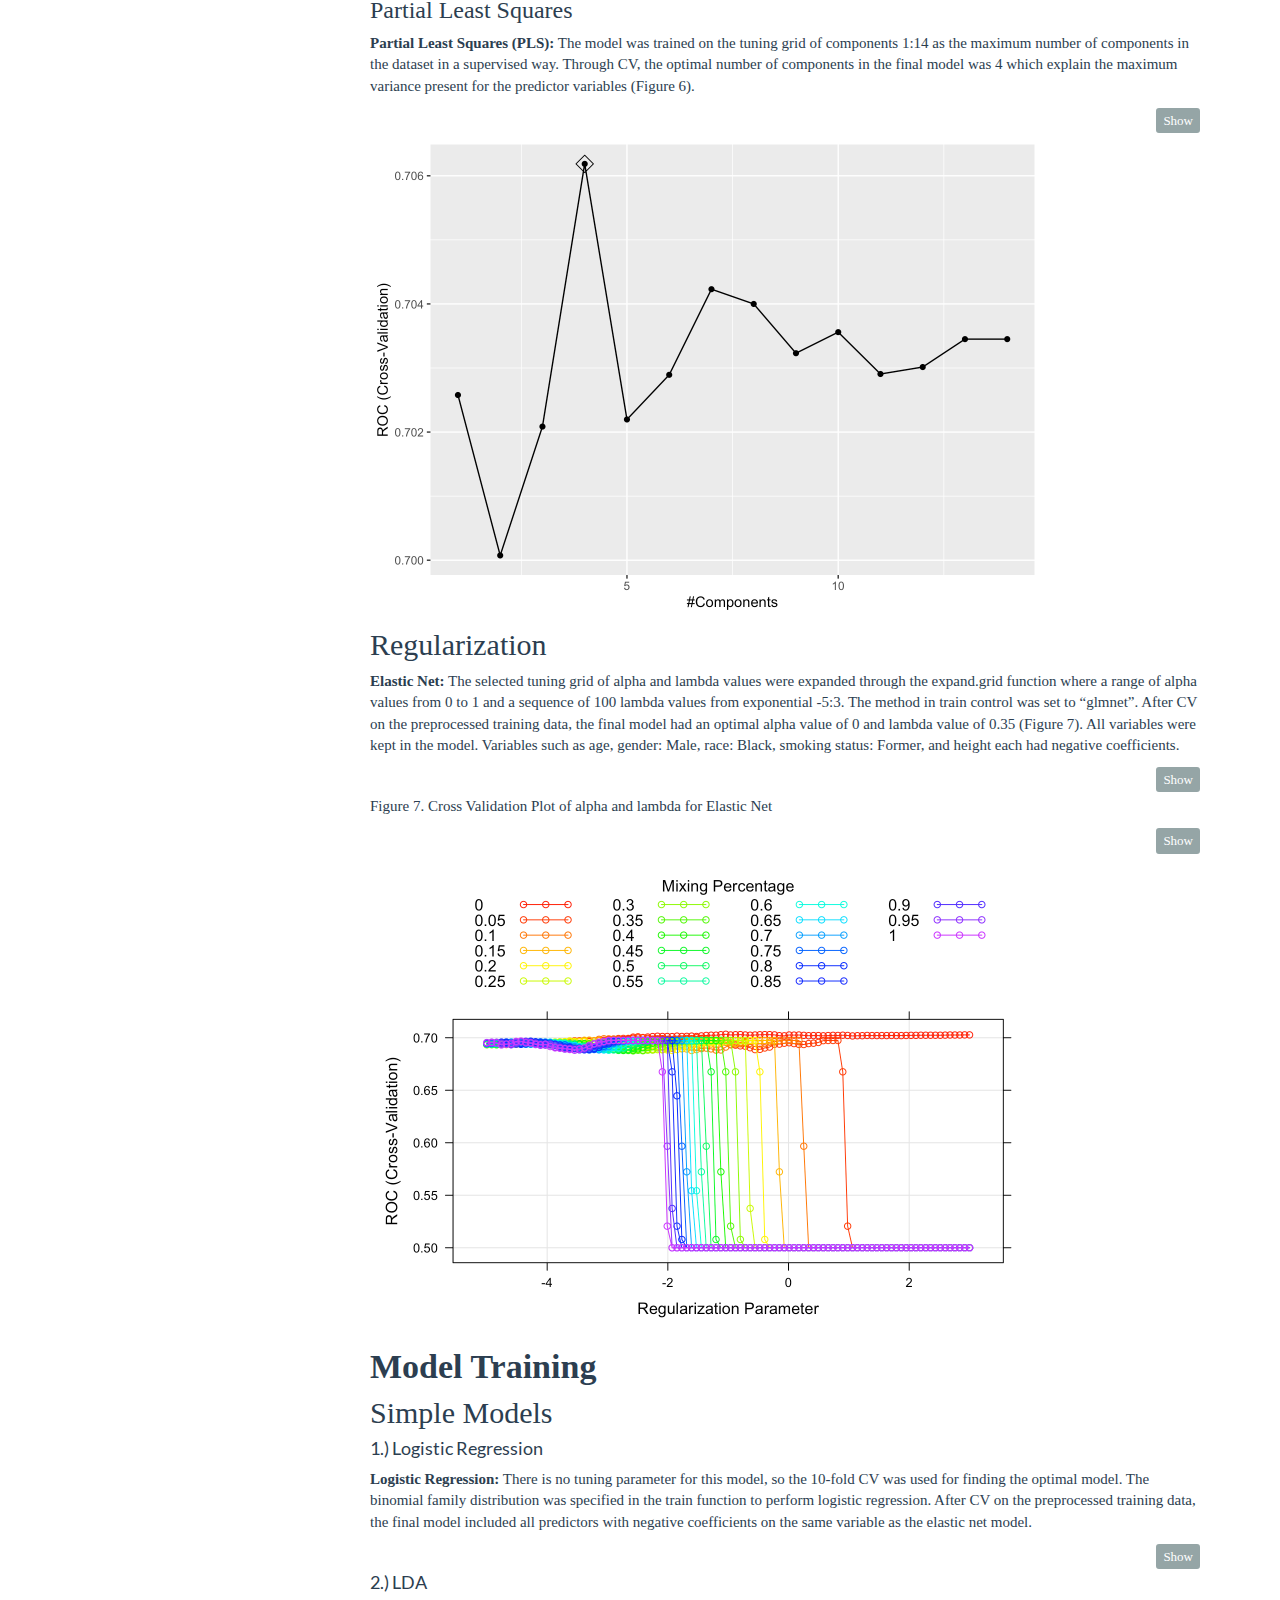
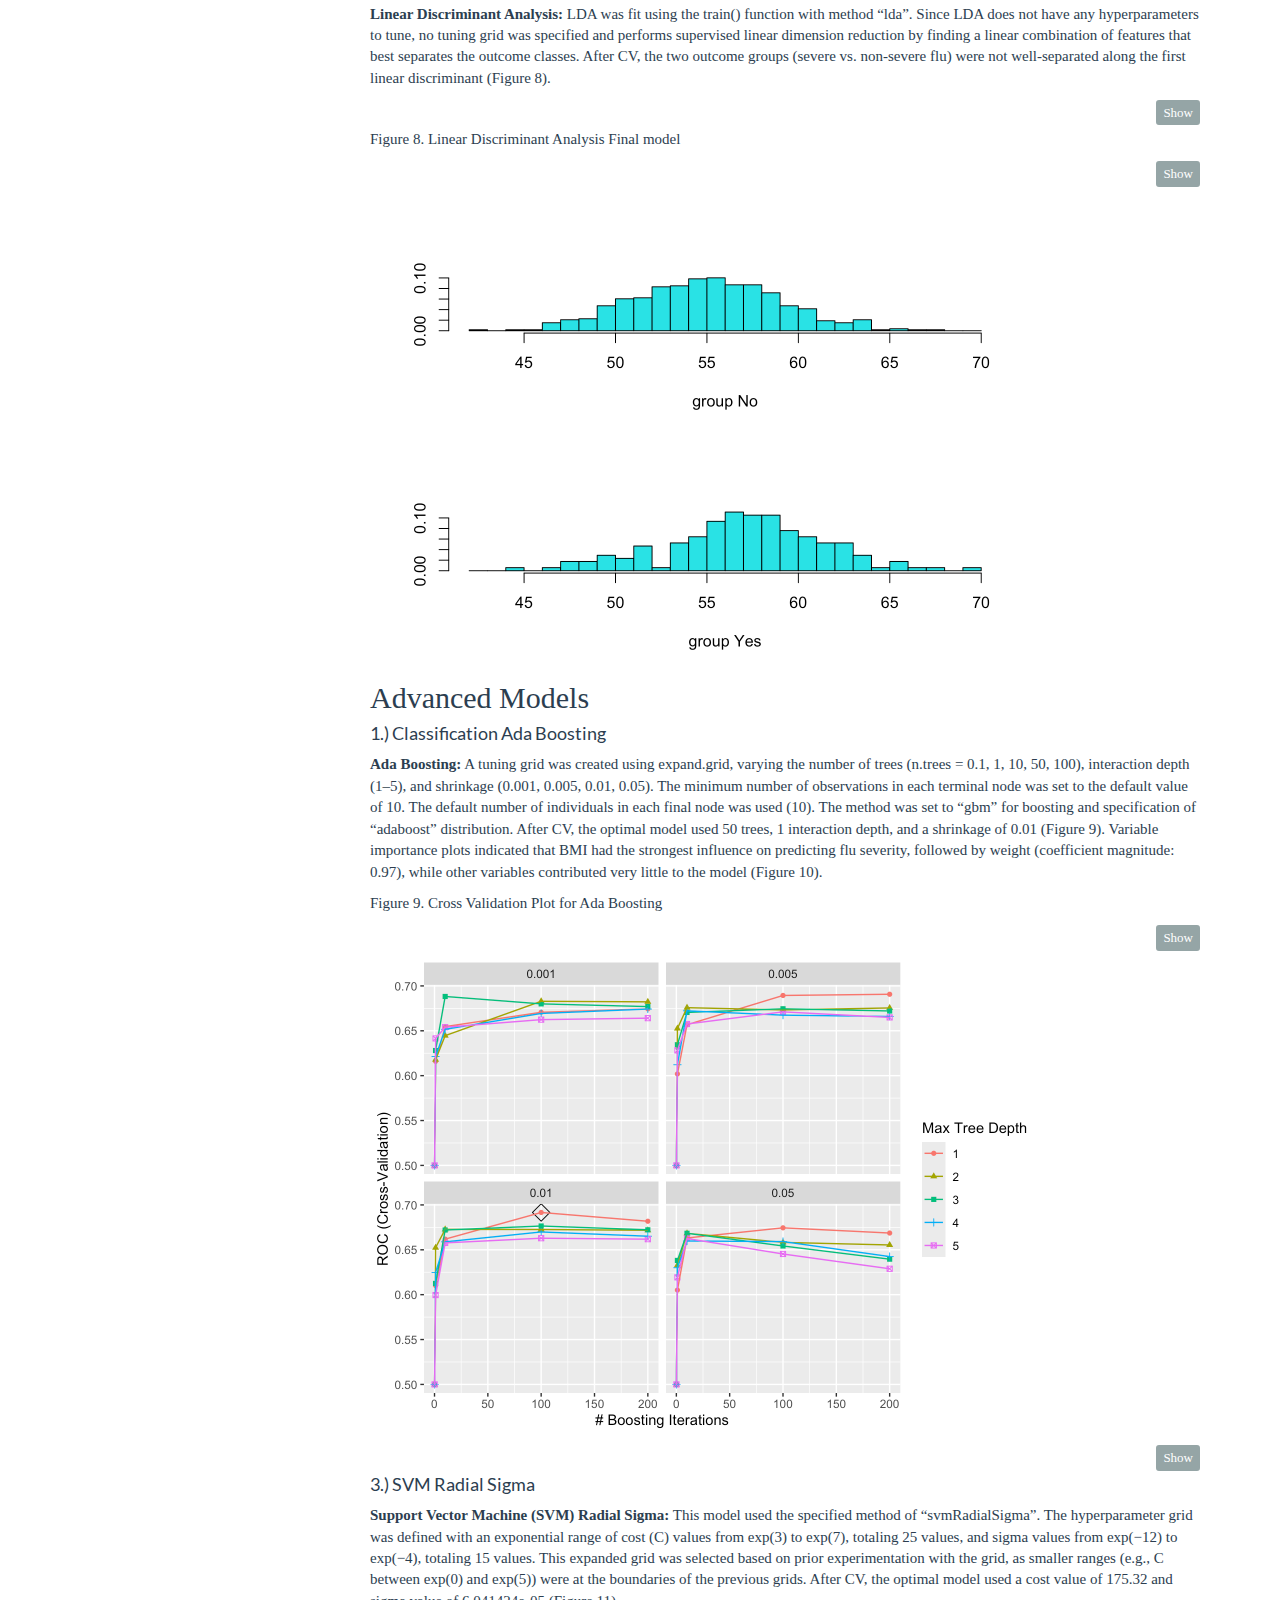
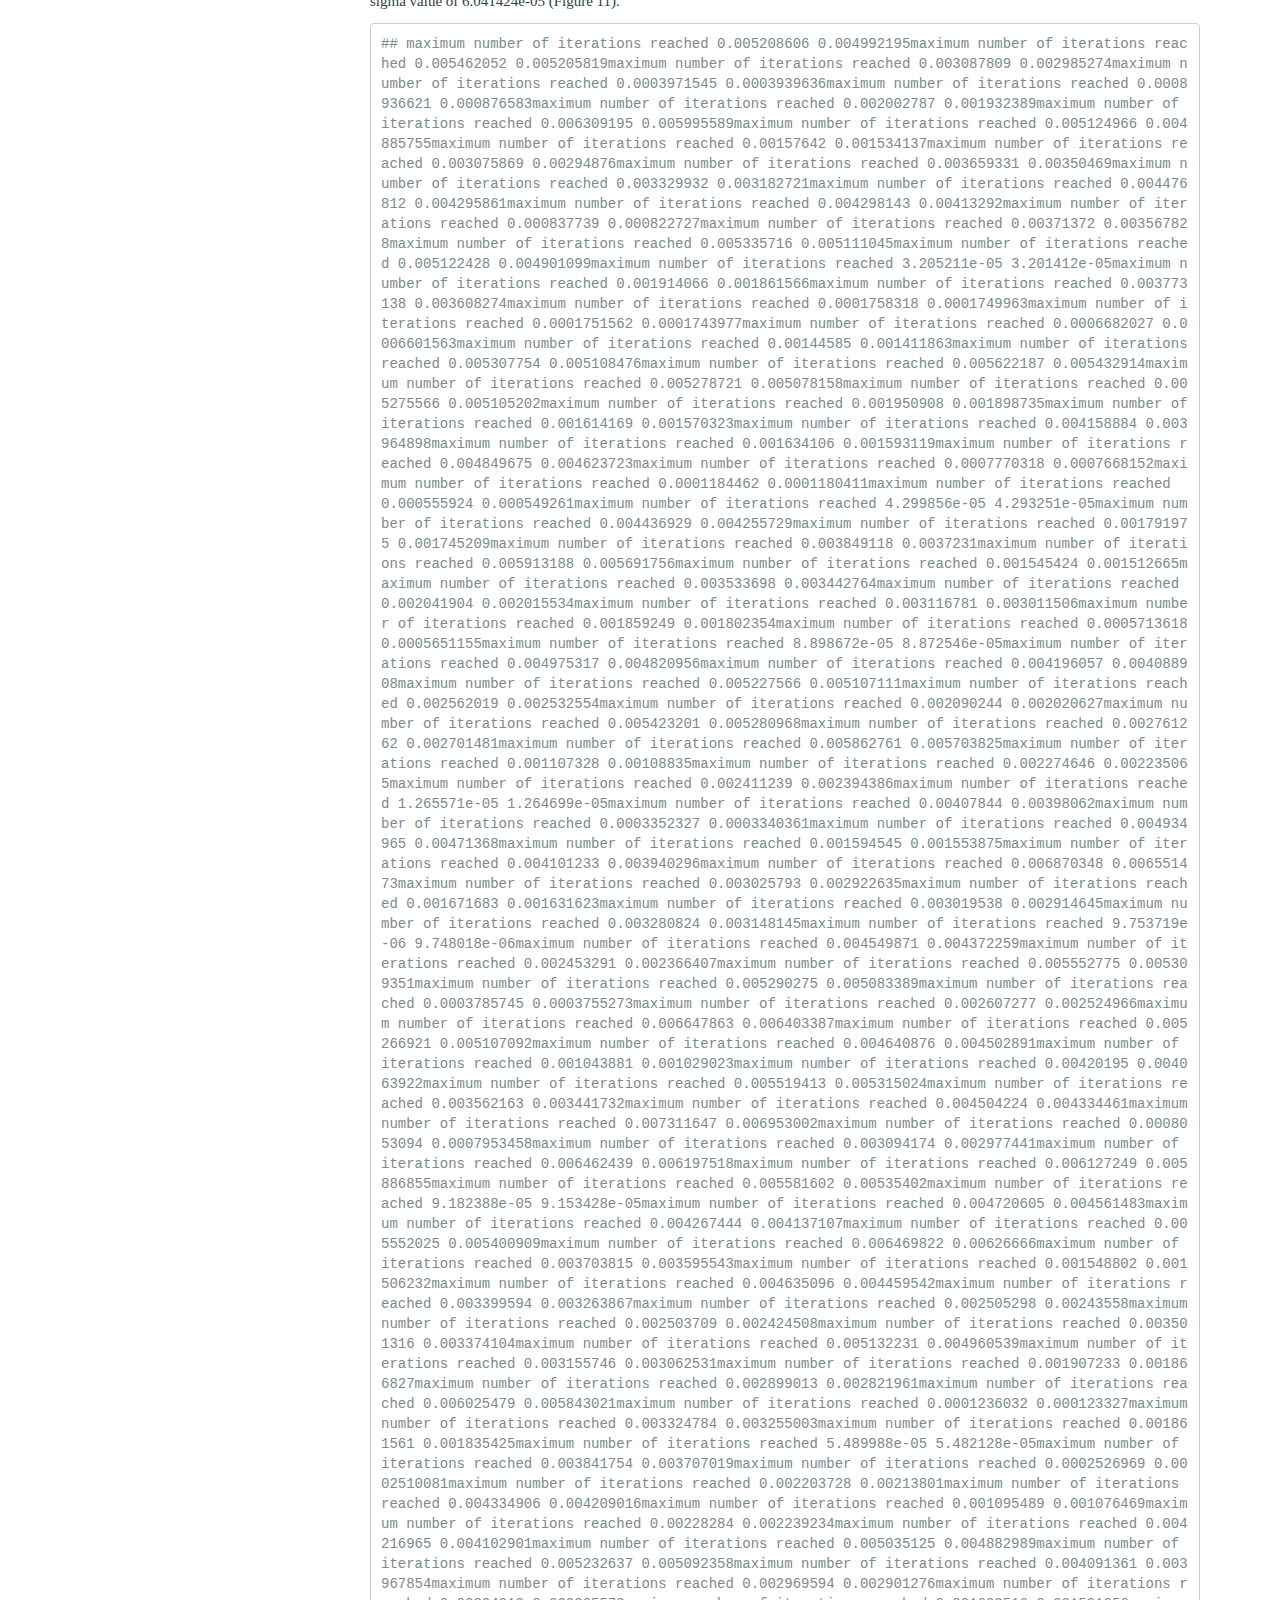
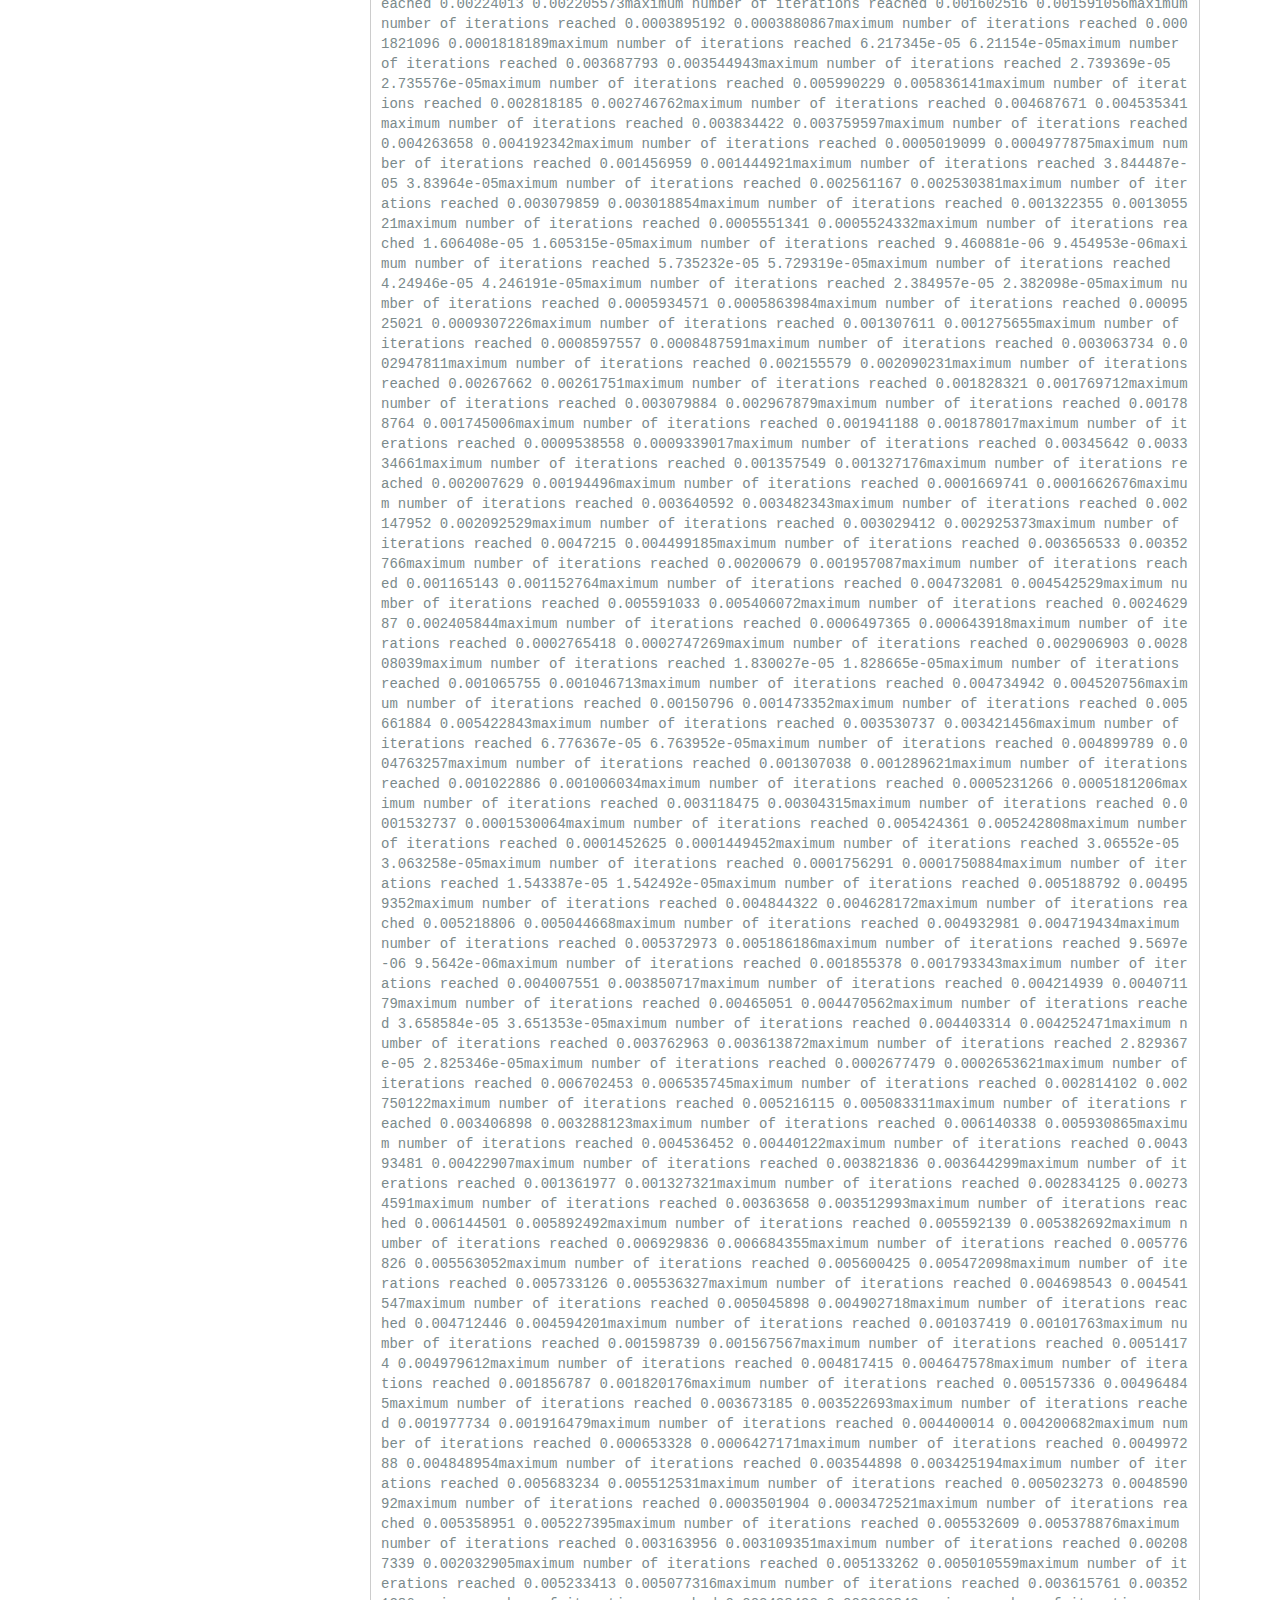
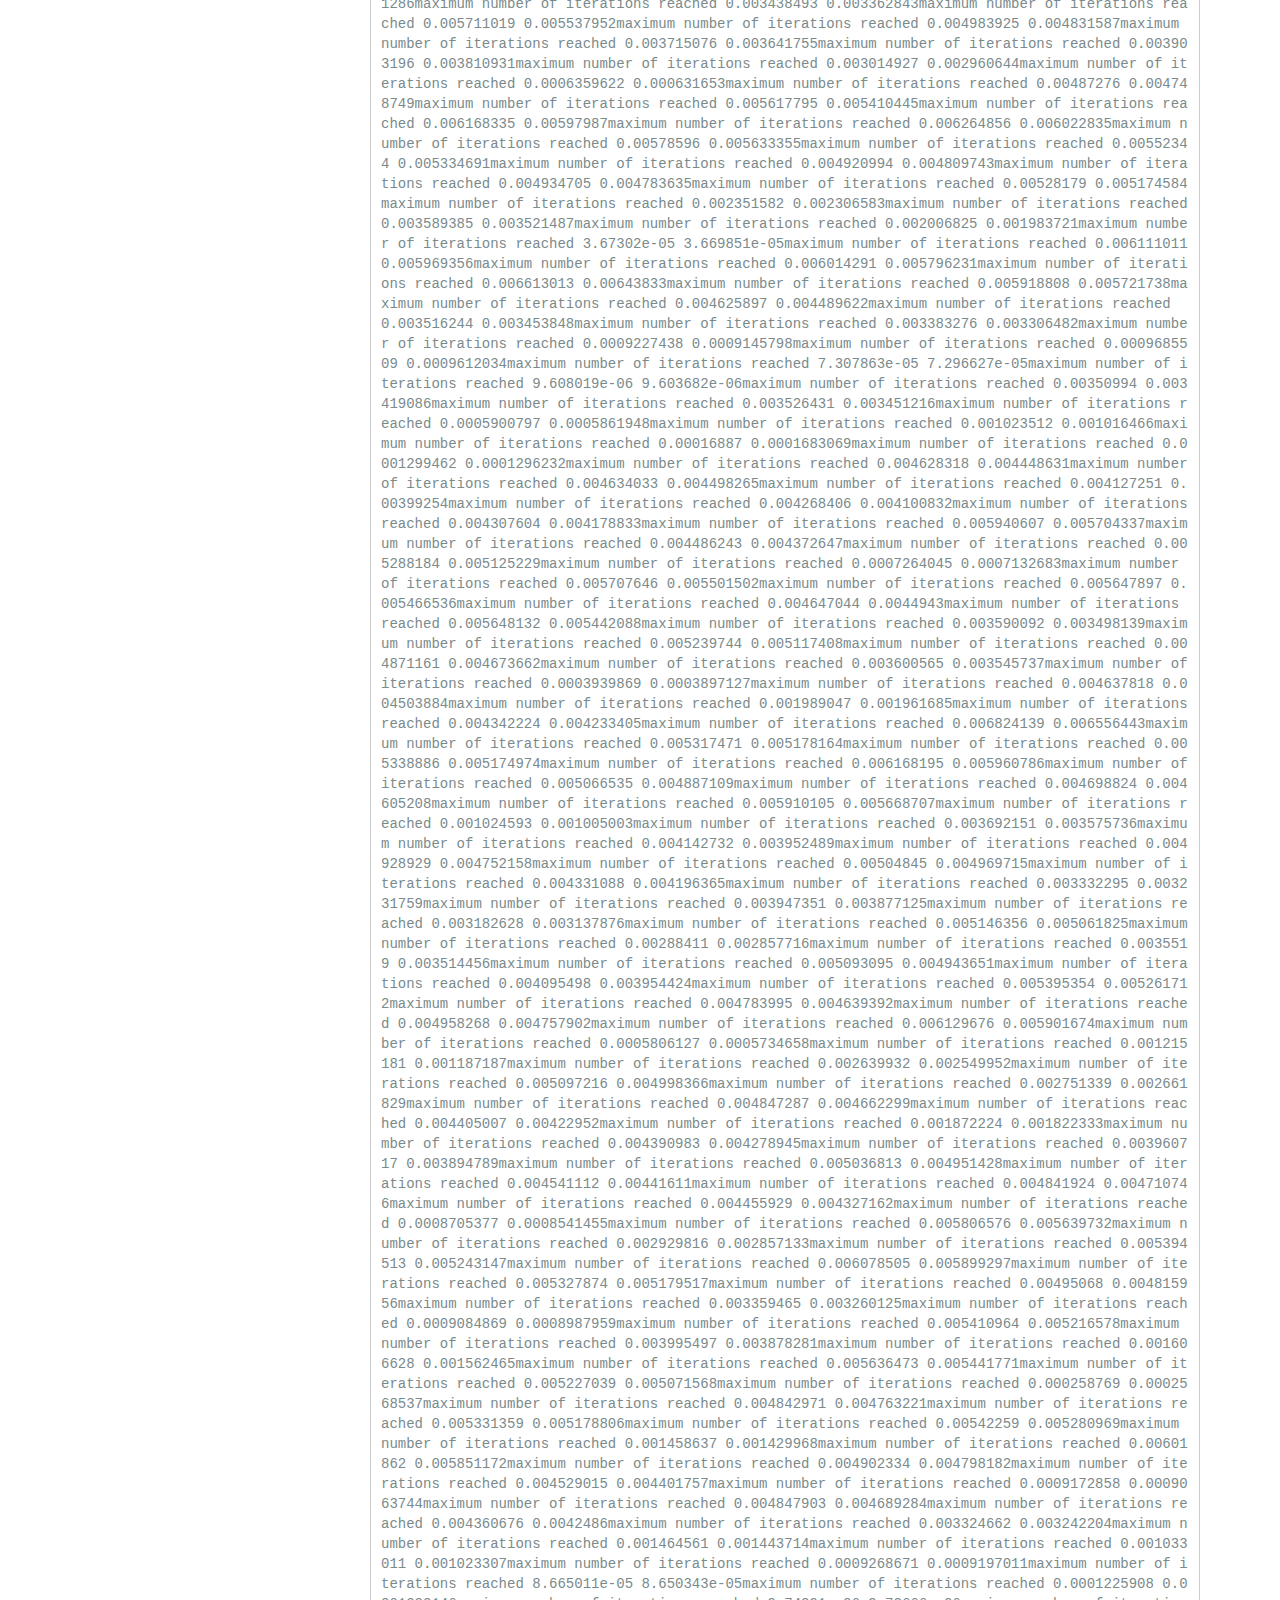
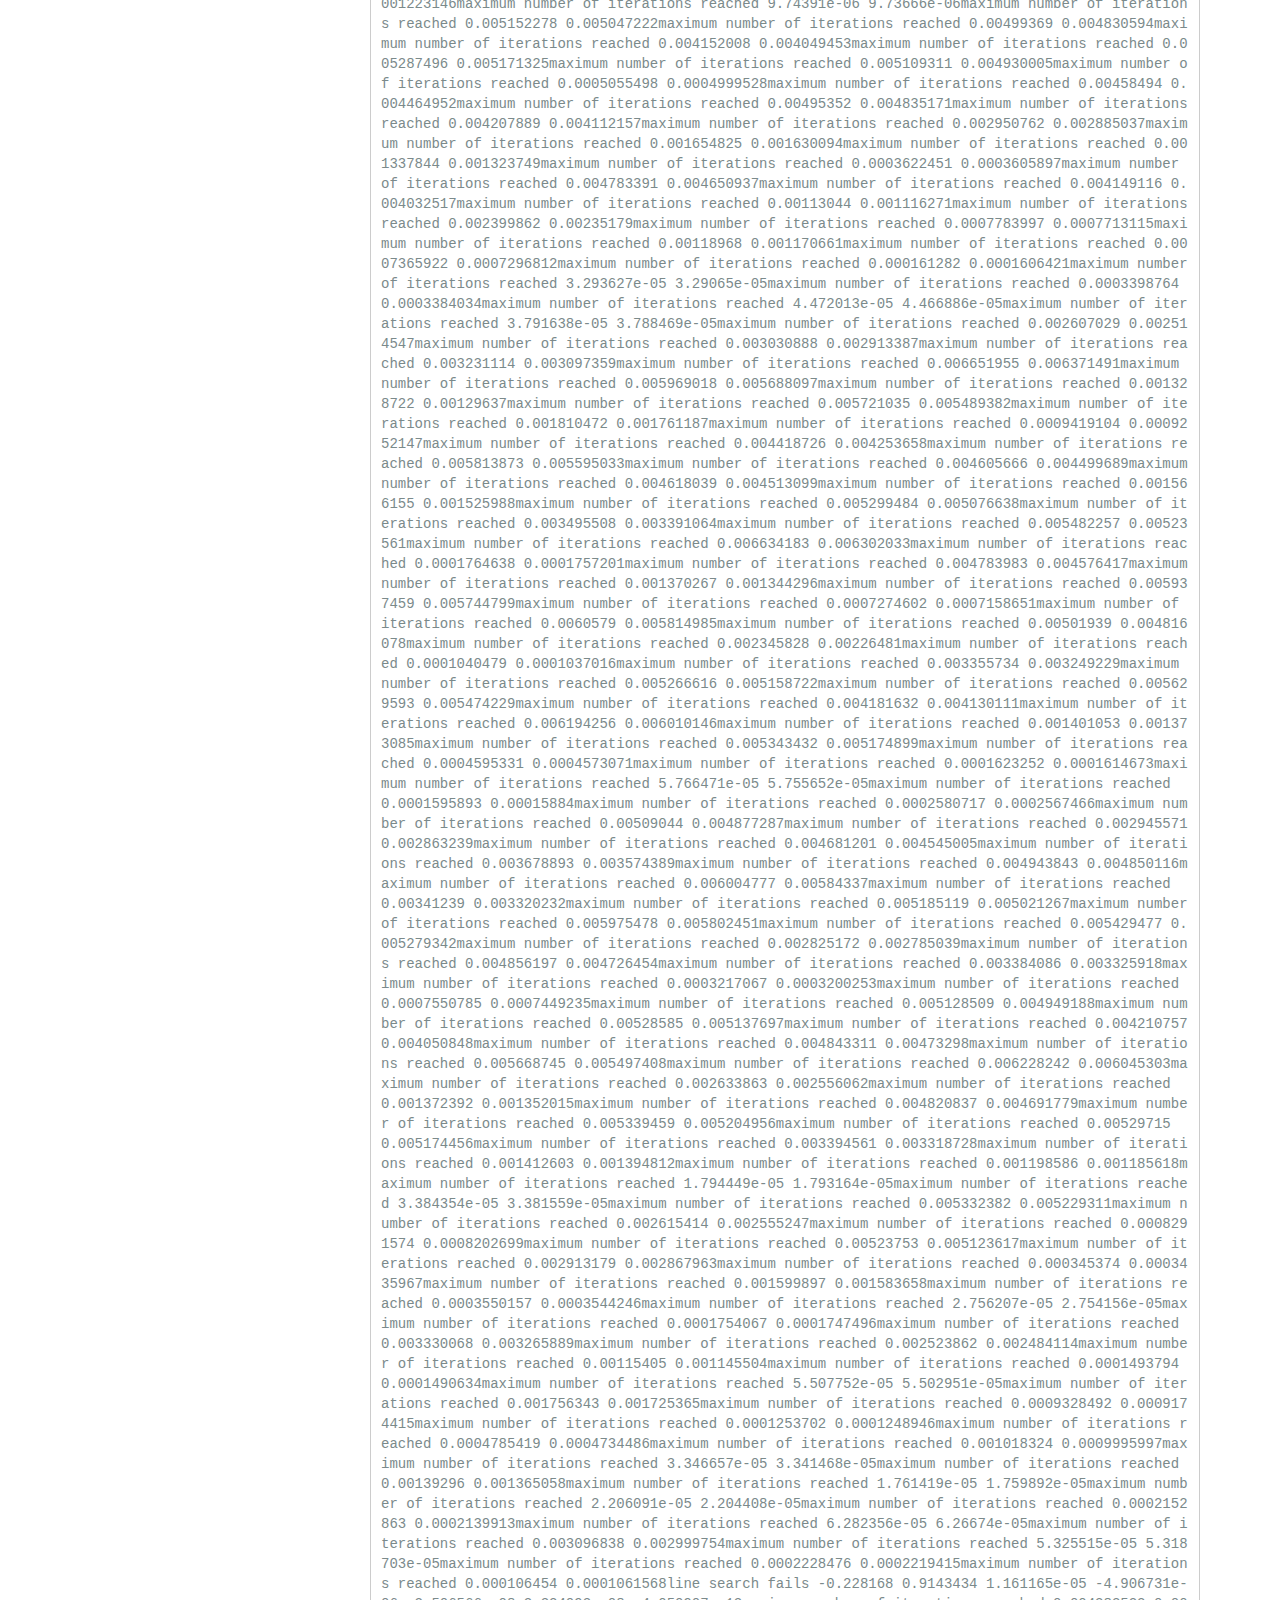
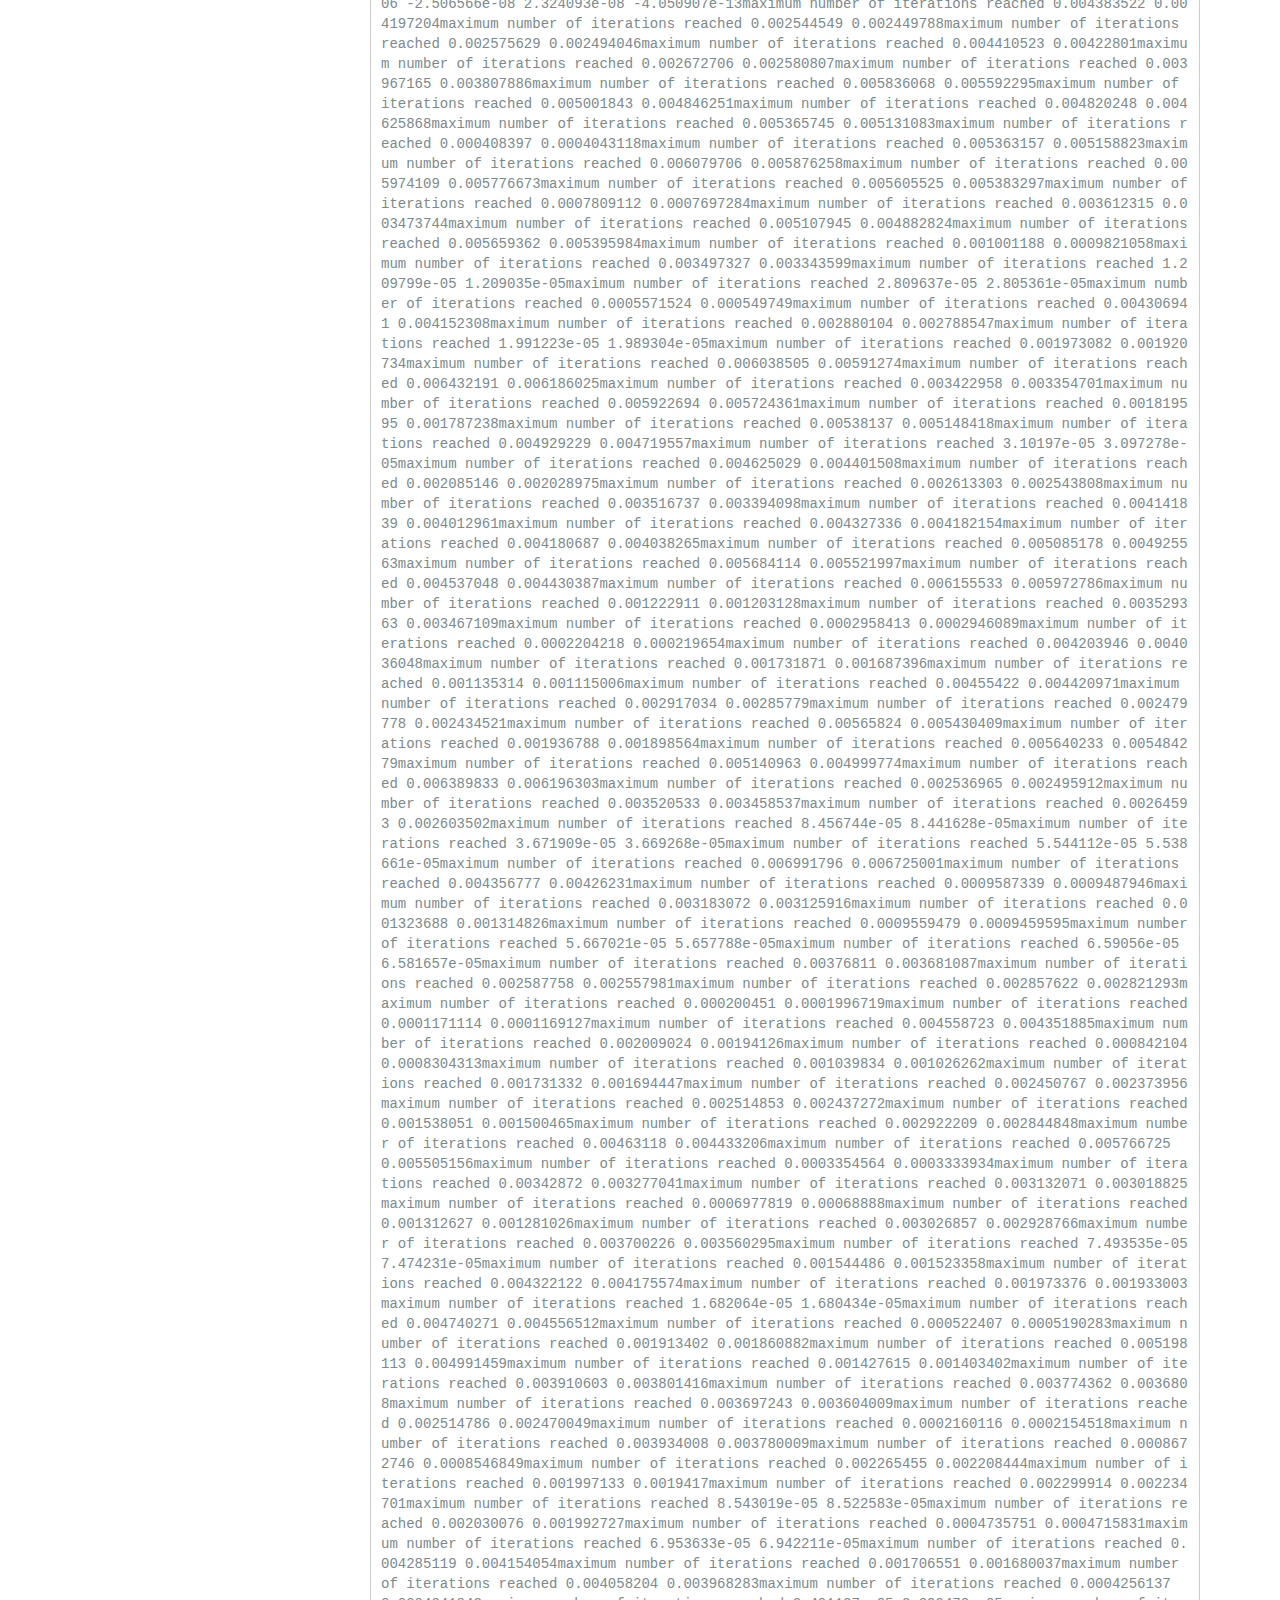
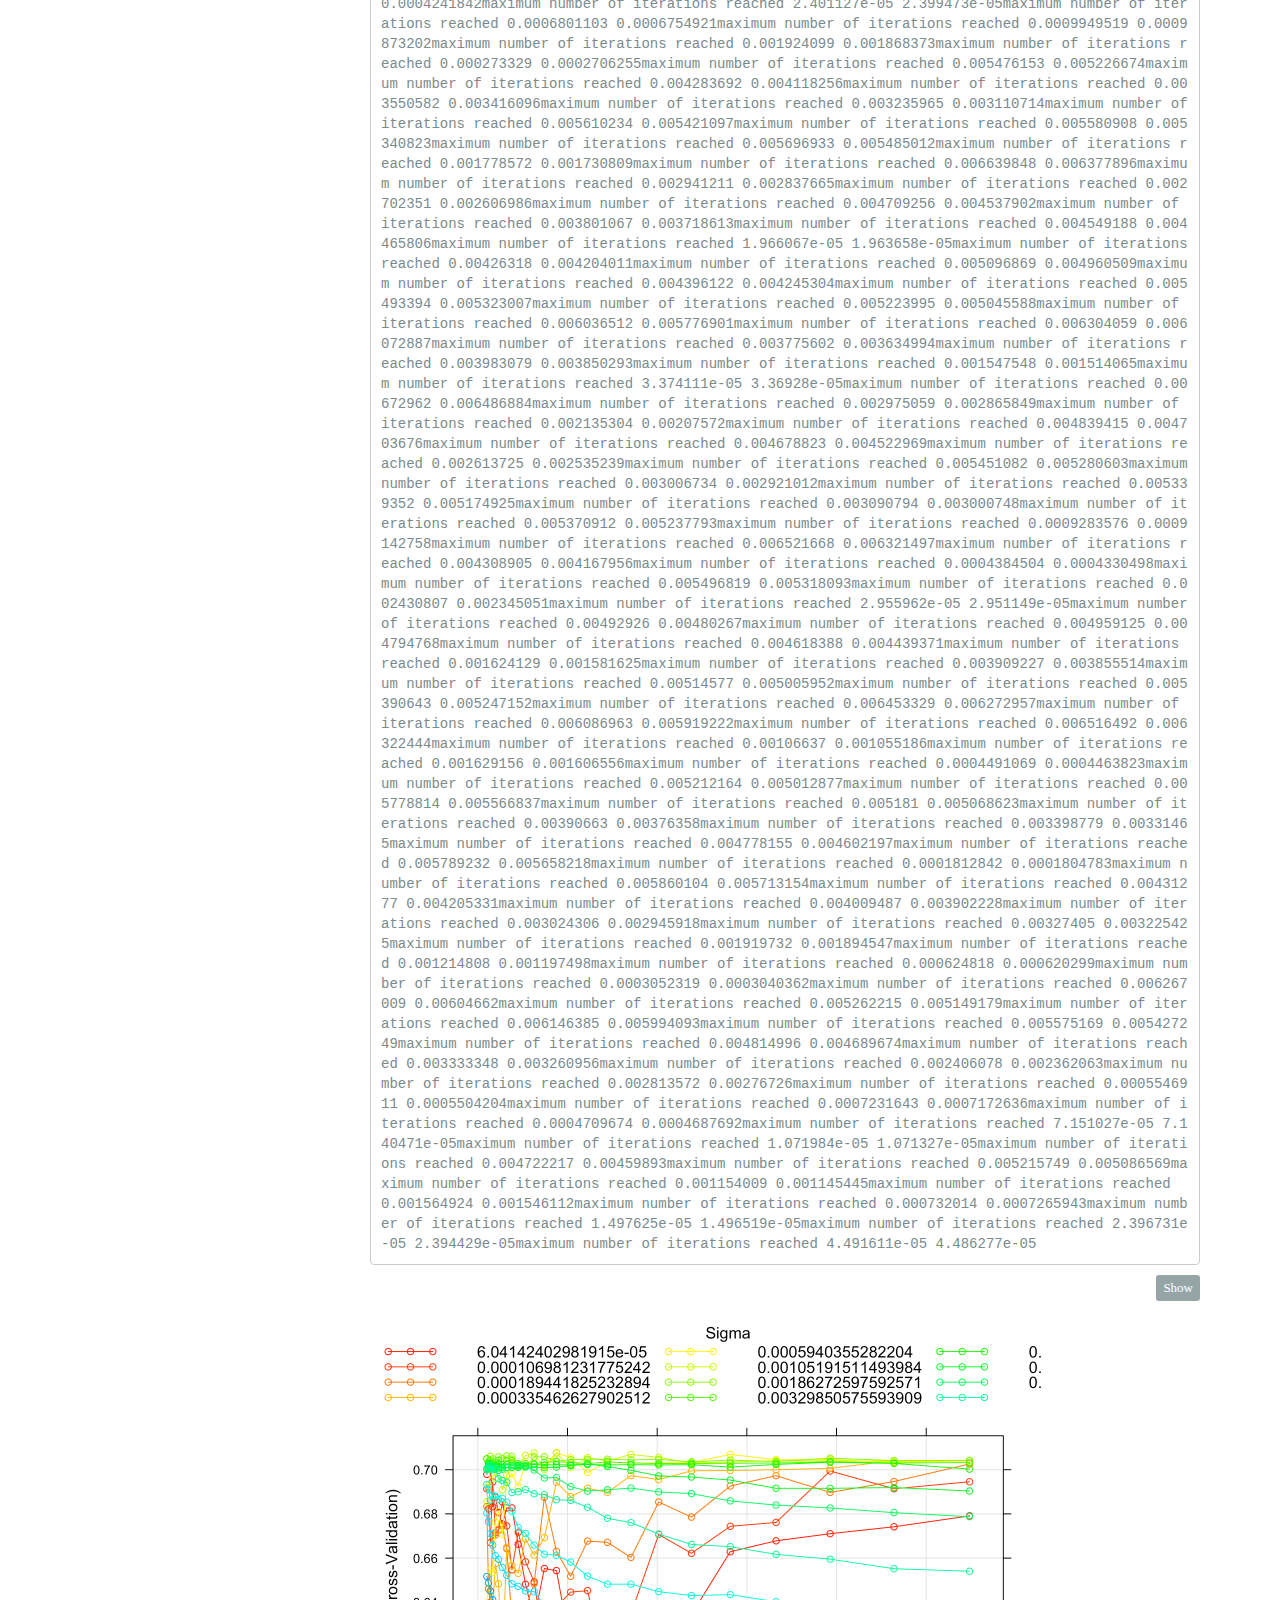
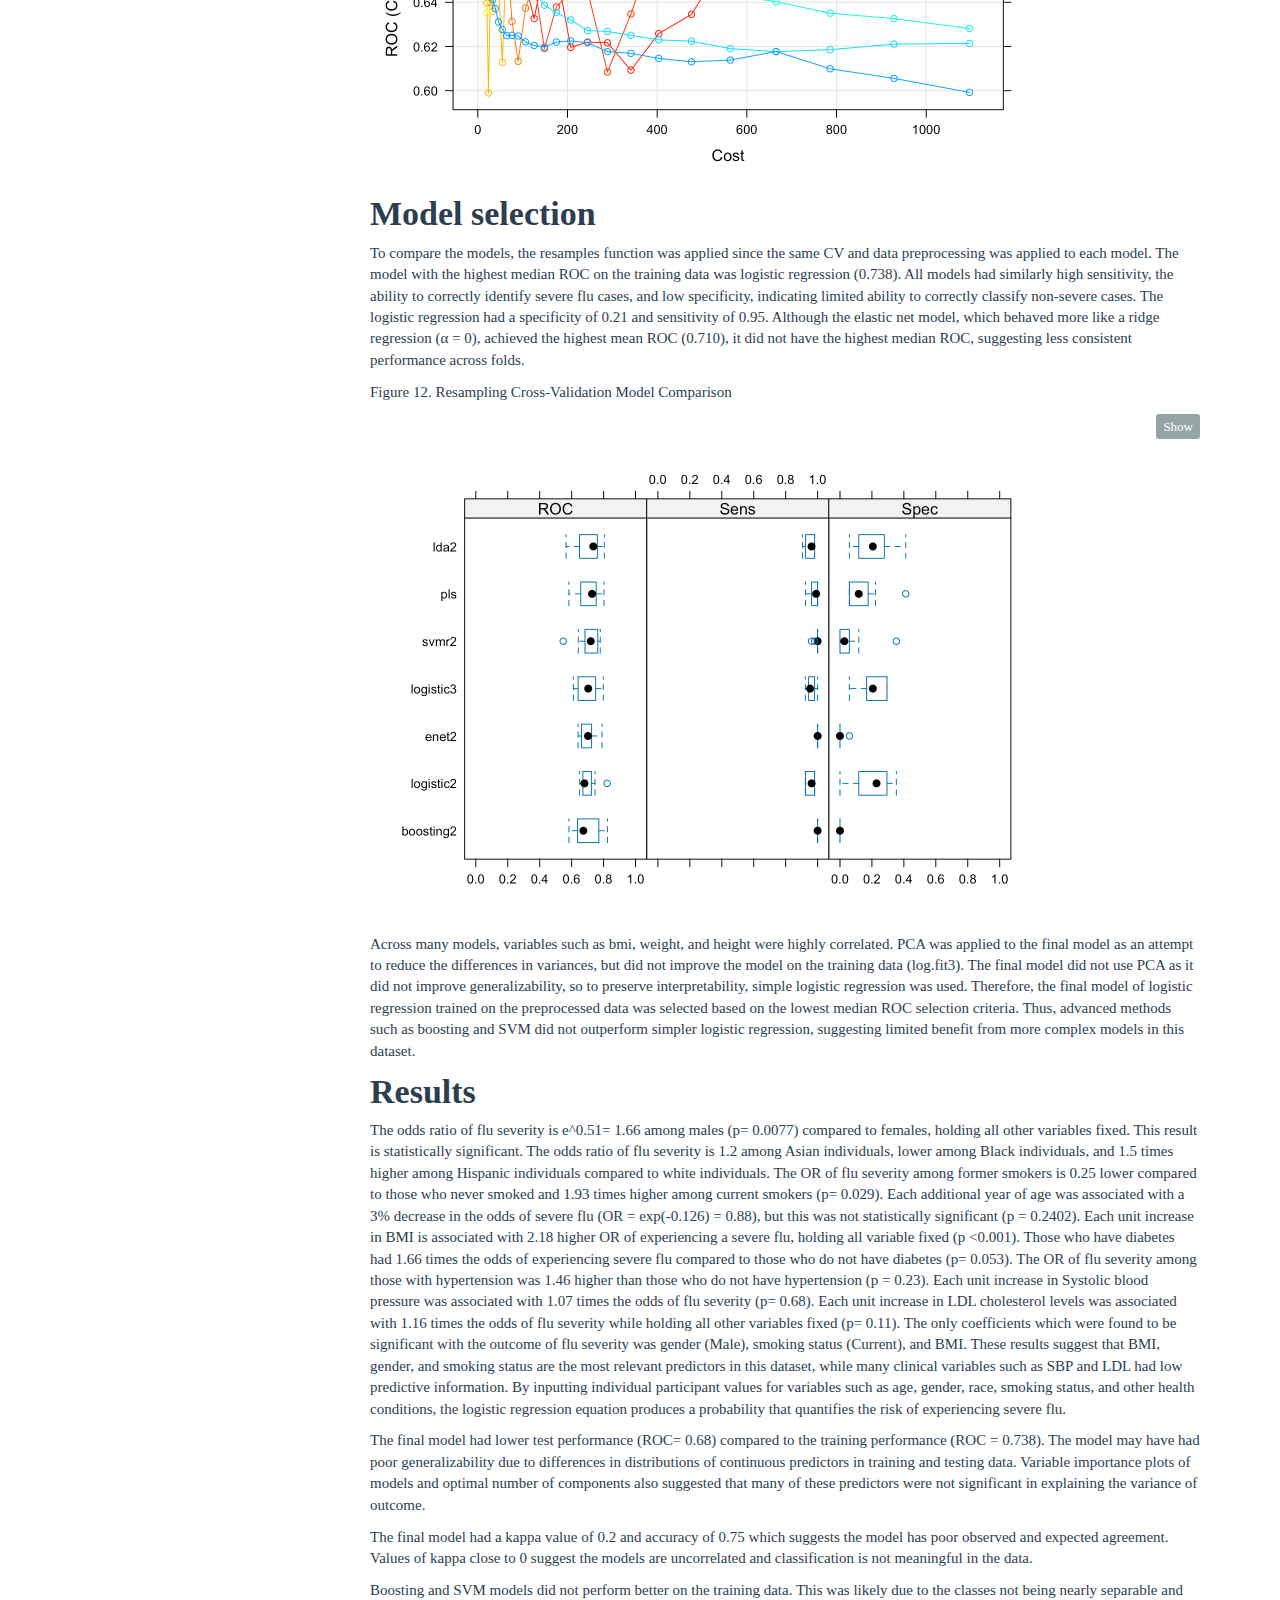
<file: vaccine.html>
<!DOCTYPE html>

<html>

<head>

<meta charset="utf-8" />
<meta name="generator" content="pandoc" />
<meta http-equiv="X-UA-Compatible" content="IE=EDGE" />




<title>Data-Driven Insights into Antibody Response: An R-Based Predictive Modeling Project</title>

<script src="site_libs/header-attrs-2.28/header-attrs.js"></script>
<script src="site_libs/jquery-3.6.0/jquery-3.6.0.min.js"></script>
<meta name="viewport" content="width=device-width, initial-scale=1" />
<link href="site_libs/bootstrap-3.3.5/css/flatly.min.css" rel="stylesheet" />
<script src="site_libs/bootstrap-3.3.5/js/bootstrap.min.js"></script>
<script src="site_libs/bootstrap-3.3.5/shim/html5shiv.min.js"></script>
<script src="site_libs/bootstrap-3.3.5/shim/respond.min.js"></script>
<style>h1 {font-size: 34px;}
       h1.title {font-size: 38px;}
       h2 {font-size: 30px;}
       h3 {font-size: 24px;}
       h4 {font-size: 18px;}
       h5 {font-size: 16px;}
       h6 {font-size: 12px;}
       code {color: inherit; background-color: rgba(0, 0, 0, 0.04);}
       pre:not([class]) { background-color: white }</style>
<script src="site_libs/jqueryui-1.13.2/jquery-ui.min.js"></script>
<link href="site_libs/tocify-1.9.1/jquery.tocify.css" rel="stylesheet" />
<script src="site_libs/tocify-1.9.1/jquery.tocify.js"></script>
<script src="site_libs/navigation-1.1/tabsets.js"></script>
<script src="site_libs/navigation-1.1/codefolding.js"></script>
<link href="site_libs/highlightjs-9.12.0/default.css" rel="stylesheet" />
<script src="site_libs/highlightjs-9.12.0/highlight.js"></script>
<link href="site_libs/font-awesome-6.4.2/css/all.min.css" rel="stylesheet" />
<link href="site_libs/font-awesome-6.4.2/css/v4-shims.min.css" rel="stylesheet" />

<style type="text/css">
  code{white-space: pre-wrap;}
  span.smallcaps{font-variant: small-caps;}
  span.underline{text-decoration: underline;}
  div.column{display: inline-block; vertical-align: top; width: 50%;}
  div.hanging-indent{margin-left: 1.5em; text-indent: -1.5em;}
  ul.task-list{list-style: none;}
    </style>

<style type="text/css">code{white-space: pre;}</style>
<script type="text/javascript">
if (window.hljs) {
  hljs.configure({languages: []});
  hljs.initHighlightingOnLoad();
  if (document.readyState && document.readyState === "complete") {
    window.setTimeout(function() { hljs.initHighlighting(); }, 0);
  }
}
</script>









<style type = "text/css">
.main-container {
  max-width: 940px;
  margin-left: auto;
  margin-right: auto;
}
img {
  max-width:100%;
}
.tabbed-pane {
  padding-top: 12px;
}
.html-widget {
  margin-bottom: 20px;
}
button.code-folding-btn:focus {
  outline: none;
}
summary {
  display: list-item;
}
details > summary > p:only-child {
  display: inline;
}
pre code {
  padding: 0;
}
</style>


<style type="text/css">
.dropdown-submenu {
  position: relative;
}
.dropdown-submenu>.dropdown-menu {
  top: 0;
  left: 100%;
  margin-top: -6px;
  margin-left: -1px;
  border-radius: 0 6px 6px 6px;
}
.dropdown-submenu:hover>.dropdown-menu {
  display: block;
}
.dropdown-submenu>a:after {
  display: block;
  content: " ";
  float: right;
  width: 0;
  height: 0;
  border-color: transparent;
  border-style: solid;
  border-width: 5px 0 5px 5px;
  border-left-color: #cccccc;
  margin-top: 5px;
  margin-right: -10px;
}
.dropdown-submenu:hover>a:after {
  border-left-color: #adb5bd;
}
.dropdown-submenu.pull-left {
  float: none;
}
.dropdown-submenu.pull-left>.dropdown-menu {
  left: -100%;
  margin-left: 10px;
  border-radius: 6px 0 6px 6px;
}
</style>

<script type="text/javascript">
// manage active state of menu based on current page
$(document).ready(function () {
  // active menu anchor
  href = window.location.pathname
  href = href.substr(href.lastIndexOf('/') + 1)
  if (href === "")
    href = "index.html";
  var menuAnchor = $('a[href="' + href + '"]');

  // mark the anchor link active (and if it's in a dropdown, also mark that active)
  var dropdown = menuAnchor.closest('li.dropdown');
  if (window.bootstrap) { // Bootstrap 4+
    menuAnchor.addClass('active');
    dropdown.find('> .dropdown-toggle').addClass('active');
  } else { // Bootstrap 3
    menuAnchor.parent().addClass('active');
    dropdown.addClass('active');
  }

  // Navbar adjustments
  var navHeight = $(".navbar").first().height() + 15;
  var style = document.createElement('style');
  var pt = "padding-top: " + navHeight + "px; ";
  var mt = "margin-top: -" + navHeight + "px; ";
  var css = "";
  // offset scroll position for anchor links (for fixed navbar)
  for (var i = 1; i <= 6; i++) {
    css += ".section h" + i + "{ " + pt + mt + "}\n";
  }
  style.innerHTML = "body {" + pt + "padding-bottom: 40px; }\n" + css;
  document.head.appendChild(style);
});
</script>

<!-- tabsets -->

<style type="text/css">
.tabset-dropdown > .nav-tabs {
  display: inline-table;
  max-height: 500px;
  min-height: 44px;
  overflow-y: auto;
  border: 1px solid #ddd;
  border-radius: 4px;
}

.tabset-dropdown > .nav-tabs > li.active:before, .tabset-dropdown > .nav-tabs.nav-tabs-open:before {
  content: "\e259";
  font-family: 'Glyphicons Halflings';
  display: inline-block;
  padding: 10px;
  border-right: 1px solid #ddd;
}

.tabset-dropdown > .nav-tabs.nav-tabs-open > li.active:before {
  content: "\e258";
  font-family: 'Glyphicons Halflings';
  border: none;
}

.tabset-dropdown > .nav-tabs > li.active {
  display: block;
}

.tabset-dropdown > .nav-tabs > li > a,
.tabset-dropdown > .nav-tabs > li > a:focus,
.tabset-dropdown > .nav-tabs > li > a:hover {
  border: none;
  display: inline-block;
  border-radius: 4px;
  background-color: transparent;
}

.tabset-dropdown > .nav-tabs.nav-tabs-open > li {
  display: block;
  float: none;
}

.tabset-dropdown > .nav-tabs > li {
  display: none;
}
</style>

<!-- code folding -->
<style type="text/css">
.code-folding-btn { margin-bottom: 4px; }
</style>



<style type="text/css">

#TOC {
  margin: 25px 0px 20px 0px;
}
@media (max-width: 768px) {
#TOC {
  position: relative;
  width: 100%;
}
}

@media print {
.toc-content {
  /* see https://github.com/w3c/csswg-drafts/issues/4434 */
  float: right;
}
}

.toc-content {
  padding-left: 30px;
  padding-right: 40px;
}

div.main-container {
  max-width: 1200px;
}

div.tocify {
  width: 20%;
  max-width: 260px;
  max-height: 85%;
}

@media (min-width: 768px) and (max-width: 991px) {
  div.tocify {
    width: 25%;
  }
}

@media (max-width: 767px) {
  div.tocify {
    width: 100%;
    max-width: none;
  }
}

.tocify ul, .tocify li {
  line-height: 20px;
}

.tocify-subheader .tocify-item {
  font-size: 0.90em;
}

.tocify .list-group-item {
  border-radius: 0px;
}


</style>



</head>

<body>


<div class="container-fluid main-container">


<!-- setup 3col/9col grid for toc_float and main content  -->
<div class="row">
<div class="col-xs-12 col-sm-4 col-md-3">
<div id="TOC" class="tocify">
</div>
</div>

<div class="toc-content col-xs-12 col-sm-8 col-md-9">




<div class="navbar navbar-default  navbar-fixed-top" role="navigation">
  <div class="container">
    <div class="navbar-header">
      <button type="button" class="navbar-toggle collapsed" data-toggle="collapse" data-bs-toggle="collapse" data-target="#navbar" data-bs-target="#navbar">
        <span class="icon-bar"></span>
        <span class="icon-bar"></span>
        <span class="icon-bar"></span>
      </button>
      <a class="navbar-brand" href="index.html">Home</a>
    </div>
    <div id="navbar" class="navbar-collapse collapse">
      <ul class="nav navbar-nav">
        
      </ul>
      <ul class="nav navbar-nav navbar-right">
        <li>
  <a href="experience.html">Experience</a>
</li>
<li class="dropdown">
  <a href="#" class="dropdown-toggle" data-toggle="dropdown" role="button" data-bs-toggle="dropdown" aria-expanded="false">
    Projects
     
    <span class="caret"></span>
  </a>
  <ul class="dropdown-menu" role="menu">
    <li>
      <a href="vaccine.html">Predicting Flu Severity</a>
    </li>
    <li>
      <a href="SAS_project.html">Risk Factors for Cognitive Decline</a>
    </li>
    <li>
      <a href="projects.html">Breast Cancer Survival Modeling</a>
    </li>
    <li>
      <a href="asthma_project.html">Asthma &amp; Tempature Dashboard</a>
    </li>
    <li>
      <a href="influenza.html">Influenza Agent Based Modeling</a>
    </li>
  </ul>
</li>
<li>
  <a href="about.html">My CV</a>
</li>
<li>
  <a href="mailto:kp2809@cumc.columbia.edu">
    <span class="fa fa-envelope fa-lg"></span>
     
  </a>
</li>
<li>
  <a href="https://www.linkedin.com/in/kimberly-palaguachi-lopez2024/">
    <span class="fab fa-linkedin"></span>
     
  </a>
</li>
<li>
  <a href="http://github.com/klopez67/">
    <span class="fa fa-github fa-lg"></span>
     
  </a>
</li>
      </ul>
    </div><!--/.nav-collapse -->
  </div><!--/.container -->
</div><!--/.navbar -->

<div id="header">

<div class="btn-group pull-right float-right">
<button type="button" class="btn btn-default btn-xs btn-secondary btn-sm dropdown-toggle" data-toggle="dropdown" data-bs-toggle="dropdown" aria-haspopup="true" aria-expanded="false"><span>Code</span> <span class="caret"></span></button>
<ul class="dropdown-menu dropdown-menu-right" style="min-width: 50px;">
<li><a id="rmd-show-all-code" href="#">Show All Code</a></li>
<li><a id="rmd-hide-all-code" href="#">Hide All Code</a></li>
</ul>
</div>



<h1 class="title toc-ignore">Data-Driven Insights into Antibody
Response: An R-Based Predictive Modeling Project</h1>

</div>


<style>
body {
    font-family: 'Georgia', serif;
    inline: 1.6;
    margin: 0 20px;
}

h1, h2, h3 {
    font-family: 'Georgia', serif;
    color: #2c3e50;
    margin-bottom: 10px;
}

ul {
    margin-left: 20px;
}

blockquote {
    font-style: italic;
    color: #7f8c8d;
    padding-left: 20px;
    border-left: 5px solid #ecf0f1;
}

.table {
    width: 100%;
    margin: 20px 0;
    border-collapse: collapse;
}

.table th, .table td {
    border: 1px solid #ecf0f1;
    padding: 10px;
    text-align: left;
}

.table th {
    background-color: #f9f9f9;
}
</style>
<div id="introduction" class="section level1">
<h1><strong>Introduction</strong></h1>
<p>This study investigates the influence of clinical predictors on
experience severity of flu status among vaccinated individuals 6 months
post-vaccination. We aim to identify the most superior predictive model
for severity of flu by evaluating and comparing multiple statistical
models. The selected model will help determine which factors
significantly predict the chances of experiencing severe flu based on
individual characteristics.</p>
</div>
<div id="exploratory-data-analysis" class="section level1">
<h1><strong>Exploratory Data Analysis</strong></h1>
<pre class="r"><code>library(patchwork)
library(factoextra)
library(dplyr)
library(tidyverse)
library(vtable)
library(recipes)
library(caret)
library(ggcorrplot)
library(rsample)
library(MASS)
library(ISLR) 
library(glmnet) 
library(corrplot) 
library(ggplot2)
library(plotmo) 
library(ggrepel)
library(car)
library(pROC) 

#data import
dat = read.csv(&quot;vaccine/severe_flu.csv&quot;)
dat = dat[,2:13] #removing id 
# no missing data sum(is.na(dat))

#data cleaning
dat = dat |&gt; 
  mutate(
    gender = factor(gender, levels = c(0, 1), labels = c(&quot;Female&quot;, &quot;Male&quot;)),
    race = factor(race, levels = c(1, 2, 3, 4), labels = c(&quot;White&quot;, &quot;Asian&quot;, &quot;Black&quot;, &quot;Hispanic&quot;)),
    smoking = factor(smoking, levels = c(0, 1, 2), labels = c(&quot;Never&quot;, &quot;Former&quot;, &quot;Current&quot;)),
    diabetes = factor(diabetes, levels = c(0, 1), labels = c(&quot;No&quot;, &quot;Yes&quot;)),
    hypertension = factor(hypertension, levels = c(0, 1), labels = c(&quot;No&quot;, &quot;Yes&quot;)), 
    severe_flu = factor(severe_flu, levels = c(0,1), labels = c(&quot;No&quot;, &quot;Yes&quot;)),
    age = as.numeric(age),
    SBP = as.numeric(SBP),
    LDL = as.numeric(LDL),
    bmi = as.numeric(bmi),
    weight = as.numeric(weight),
    height = as.numeric(height))

#test and training data split 
set.seed(2)

data_split = initial_split(dat, prop = 0.7)

training_data = training(data_split)
testing_data = testing(data_split)</code></pre>
<p>This dataset contains data on 1000 participants (N =1000). There were
no missing data for any of the predictors. Table 1 shows the mean,
standard deviation for each continuous variable and the proportion
across each categorical variable. In the full dataset, there were 75% of
individuals who did not experience severe flu 6-months after vaccination
while 25% did. The distribution of age, SBP, and LDL appear to be
similar across flu severity outcome, while there are some differences in
distribution of weight, height, and bmi across flu severity status
(Figure 1). There also appears to be differences in the distribution of
continuous variables in the training data compared to testing data
(Figure 2). There is evidence of multicollinearity between weight and
bmi with a correlation of 0.71-0.69 across flu severity status (Figure
3). The proportion of individual who experience severe flu across races,
smoking status, diabetes, and hypertension do not differ drastically
(Figure 4). From the PCA – Biplot on centered and scaled data, linear
combinations of continuous variables do not separate the classes well
(Figure 5).</p>
<figure style="text-align: center;">
<figcaption style="font-size: 14px; color: #555; margin-top: 5px;">
Table 1. Summary statistics for participant characteristics
</figcaption>
<p><img src="vaccine/table1.png" style="width:50%; border:none;" alt="" /></p>
</figure>
<p><strong>10-fold cross-validation (CV)</strong> was performed across
all models in the trainControl function from caret package. For each
configuration of tuning parameters, CV randomly split the training data
into 10 equal-sized folds: 9 folds serve as the training set, and the
remaining fold works as the validation set. The summary function was set
to two class summary and class probabilities were computed for the
binary outcome of flu severity. The metric ROC was calculated for each
of the validation set folds, and the average ROC was derived from them.
To optimize model performance, this process was repeated for different
parameter configurations. The model with the highest ROC was chosen as
the best or final model to be evaluated on the test dataset.</p>
<pre class="r"><code>ctrl = trainControl(method = &quot;cv&quot;,
                     number = 10,
                    summaryFunction = twoClassSummary,
                     classProbs = TRUE)</code></pre>
<p><strong>Data Preprocessing</strong> was performed on the training
data to center, scale, and apply the optimal box cox transformation on
numeric predictors through the recipes function. This recipe was
prepared on training data through the prep function, and the bake
function was applied to the new training and testing data using the prep
from the training data.</p>
<pre class="r"><code>rec= recipe(severe_flu ~ ., data = training_data) |&gt;
  step_BoxCox(all_numeric_predictors())|&gt;
  step_center(all_numeric_predictors()) |&gt;
  step_scale(all_numeric_predictors())

# 2. Prepare the recipe on the training data
prep = prep(rec, training = training_data)
trainData_pp = bake(prep,new_data = training_data)
testData_pp = bake(prep, new_data = testing_data)

#PCA
rec_pca= recipe(severe_flu ~ ., data = training_data) |&gt;
  step_BoxCox(all_numeric_predictors())|&gt;
  step_center(all_numeric_predictors()) |&gt;
  step_scale(all_numeric_predictors())|&gt;
  step_pca(num_comp = 5)

prep_pca = prep(rec, training = training_data)
trainData_pca = bake(prep_pca,new_data = training_data)
testData_pca = bake(prep_pca, new_data = testing_data)</code></pre>
<p><strong>Random seed <code>2</code></strong> was set through the
set.seed function to ensure reproducible results. All models were
trained using the caret package which were then compared on training
data performance through resampling. The models all predicted the
outcome ‘severe flu’ status.</p>
<div id="dimension-reduction" class="section level2">
<h2>Dimension Reduction</h2>
<p>Partial least squares investigated the optimal dimension reduction.
Elastic net for regularization and logistic regression as the simpler
model were fit on the training dataset as these methods balance
complexity and simpler models. Since the classes of flu severity were
not separable, SVM Radial Sigma was applied for higher-dimension
non-linear boundary. Ada Boosting was applied to repeatedly fit
classification trees to weighted versions of the training data and
update the weights to better classify previously misclassified
observations.</p>
<div id="partial-least-squares" class="section level3">
<h3>Partial Least Squares</h3>
<p><strong>Partial Least Squares (PLS):</strong> The model was trained
on the tuning grid of components 1:14 as the maximum number of
components in the dataset in a supervised way. Through CV, the optimal
number of components in the final model was 4 which explain the maximum
variance present for the predictor variables (Figure 6).</p>
<pre class="r"><code>set.seed(2)

pls_fit = train(severe_flu~., 
                data = trainData_pp, 
                method = &quot;pls&quot;,
                metric = &quot;ROC&quot;,
                tuneGrid = data.frame(ncomp = 1:14), 
                trControl = ctrl)

ggplot(pls_fit, highlight = TRUE)</code></pre>
<p><img src="vaccine_files/figure-html/unnamed-chunk-5-1.png" width="672" /></p>
</div>
</div>
<div id="regularization" class="section level2">
<h2>Regularization</h2>
<p><strong>Elastic Net:</strong> The selected tuning grid of alpha and
lambda values were expanded through the expand.grid function where a
range of alpha values from 0 to 1 and a sequence of 100 lambda values
from exponential -5:3. The method in train control was set to “glmnet”.
After CV on the preprocessed training data, the final model had an
optimal alpha value of 0 and lambda value of 0.35 (Figure 7). All
variables were kept in the model. Variables such as age, gender: Male,
race: Black, smoking status: Former, and height each had negative
coefficients.</p>
<pre class="r"><code>set.seed(2)

enet.fit = train(severe_flu~., 
                 data = training_data,
                 method = &quot;glmnet&quot;,
                 preProcess = c(&quot;center&quot;, &quot;scale&quot;),
                 metric = &quot;ROC&quot;,
                 tuneGrid = expand.grid(alpha = seq(0, 1, length = 21),
                                        lambda = exp(seq(-5, 5, length = 100))),
                 trControl = ctrl)

#enet.fit$bestTune
#coef(enet.fit$finalModel, enet.fit$bestTune$lambda)


myCol = rainbow(25)
myPar = list(superpose.symbol = list(col = myCol),
              superpose.line = list(col = myCol)) 

#plot(enet.fit, par.settings = myPar, xTrans = log)  

# same logisitc regression on preproccessed data 
enet.fit2 = train(severe_flu~., 
                 data = trainData_pp,
                 method = &quot;glmnet&quot;,
                 metric = &quot;ROC&quot;,
                 tuneGrid = expand.grid(alpha = seq(0, 1, length = 21),
                                        lambda = exp(seq(-5, 3, length = 100))),
                 trControl = ctrl)

#enet.fit2$bestTune
#coef(enet.fit2$finalModel, enet.fit2$bestTune$lambda)</code></pre>
<p>Figure 7. Cross Validation Plot of alpha and lambda for Elastic
Net</p>
<pre class="r"><code>plot(enet.fit2, par.settings = myPar, xTrans = log)</code></pre>
<p><img src="vaccine_files/figure-html/unnamed-chunk-7-1.png" width="672" /></p>
</div>
</div>
<div id="model-training" class="section level1">
<h1><strong>Model Training</strong></h1>
<div id="simple-models" class="section level2">
<h2>Simple Models</h2>
<div id="logistic-regression" class="section level4">
<h4>1.) Logistic Regression</h4>
<p><strong>Logistic Regression:</strong> There is no tuning parameter
for this model, so the 10-fold CV was used for finding the optimal
model. The binomial family distribution was specified in the train
function to perform logistic regression. After CV on the preprocessed
training data, the final model included all predictors with negative
coefficients on the same variable as the elastic net model.</p>
<pre class="r"><code>set.seed(2)

#Logistic regression on ordinary data
log.fit = train(severe_flu~ .,
                data= training_data,
                method = &quot;glm&quot;,
                family = &quot;binomial&quot;,
                preProcess= c(&quot;center&quot;, &quot;scale&quot;),
                metric = &quot;ROC&quot;,
                trControl = ctrl)

#Logistic Regression Model on Preprocessed data 
log.fit2 = train(severe_flu~.,
                data= trainData_pp,
                method = &quot;glm&quot;,
                family = &quot;binomial&quot;,
                metric = &quot;ROC&quot;,
                trControl = ctrl)
#summary(log.fit2$finalModel)
#vif(log.fit2$finalModel)

#Logistic Regression on preprocessed data with PCA 
log.fit3 = train(rec_pca,
                data= training_data,
                method = &quot;glm&quot;,
                family = &quot;binomial&quot;,
                metric = &quot;ROC&quot;,
                trControl = ctrl)</code></pre>
</div>
<div id="lda" class="section level4">
<h4>2.) LDA</h4>
<p><strong>Linear Discriminant Analysis:</strong> LDA was fit using the
train() function with method “lda”. Since LDA does not have any
hyperparameters to tune, no tuning grid was specified and performs
supervised linear dimension reduction by finding a linear combination of
features that best separates the outcome classes. After CV, the two
outcome groups (severe vs. non-severe flu) were not well-separated along
the first linear discriminant (Figure 8).</p>
<pre class="r"><code>x= model.matrix( severe_flu ~ . ,training_data )[,-1]
y = training_data$severe_flu

set.seed(2)

#Model without transformations
model.lda=  train(x,y, 
                  preProcess= c(&quot;center&quot;, &quot;scale&quot;),
                  method = &quot;lda&quot;,
                  metric = &quot;ROC&quot;,
                  trControl = ctrl)

#Model on Preprocessed data 
x_rec= model.matrix( severe_flu ~ . ,trainData_pp )[,-1]
y_rec = trainData_pp$severe_flu

set.seed(2)
model.lda2=  train(x_rec,y_rec, 
                  method = &quot;lda&quot;,
                  metric = &quot;ROC&quot;,
                  trControl = ctrl)</code></pre>
<p>Figure 8. Linear Discriminant Analysis Final model</p>
<pre class="r"><code>plot(model.lda2$finalModel)</code></pre>
<p><img src="vaccine_files/figure-html/unnamed-chunk-10-1.png" width="672" /></p>
</div>
</div>
<div id="advanced-models" class="section level2">
<h2>Advanced Models</h2>
<div id="classification-ada-boosting" class="section level4">
<h4>1.) Classification Ada Boosting</h4>
<p><strong>Ada Boosting:</strong> A tuning grid was created using
expand.grid, varying the number of trees (n.trees = 0.1, 1, 10, 50,
100), interaction depth (1–5), and shrinkage (0.001, 0.005, 0.01, 0.05).
The minimum number of observations in each terminal node was set to the
default value of 10. The default number of individuals in each final
node was used (10). The method was set to “gbm” for boosting and
specification of “adaboost” distribution. After CV, the optimal model
used 50 trees, 1 interaction depth, and a shrinkage of 0.01 (Figure 9).
Variable importance plots indicated that BMI had the strongest influence
on predicting flu severity, followed by weight (coefficient magnitude:
0.97), while other variables contributed very little to the model
(Figure 10).</p>
<p>Figure 9. Cross Validation Plot for Ada Boosting</p>
<pre class="r"><code>gbmA.grid = expand.grid(n.trees = c(0.1,1,10,100,200), 
                        interaction.depth = 1:5,
                        shrinkage = c(0.001,0.005, 0.01, 0.05), 
                        n.minobsinnode = 10)
set.seed(2)

#Ada Boosting on non-scaled data wihout highly correlated variables
gbmA.fit = train(severe_flu ~ . -weight - height, 
                  data= training_data, 
                  tuneGrid = gbmA.grid,
                  trControl = ctrl,
                  method = &quot;gbm&quot;,
                  distribution = &quot;adaboost&quot;,
                  metric = &quot;ROC&quot;,
                  verbose = FALSE) 

#Ada Boosting on Pre processed data
gbmA.fit2 = train(severe_flu ~ ., 
                  data= trainData_pp, 
                  tuneGrid = gbmA.grid,
                  trControl = ctrl,
                  method = &quot;gbm&quot;,
                  distribution = &quot;adaboost&quot;,
                  metric = &quot;ROC&quot;,
                  verbose = FALSE)

ggplot(gbmA.fit2, highlight = TRUE)</code></pre>
<p><img src="vaccine_files/figure-html/unnamed-chunk-11-1.png" width="672" /></p>
<pre class="r"><code>#summary(gbmA.fit2$finalModel, las = 2, cBars = 19, cex.names = 0.8)</code></pre>
</div>
<div id="svm-radial-sigma" class="section level4">
<h4>3.) SVM Radial Sigma</h4>
<p><strong>Support Vector Machine (SVM) Radial Sigma:</strong> This
model used the specified method of “svmRadialSigma”. The hyperparameter
grid was defined with an exponential range of cost (C) values from
exp(3) to exp(7), totaling 25 values, and sigma values from exp(−12) to
exp(−4), totaling 15 values. This expanded grid was selected based on
prior experimentation with the grid, as smaller ranges (e.g., C between
exp(0) and exp(5)) were at the boundaries of the previous grids. After
CV, the optimal model used a cost value of 175.32 and sigma value of
6.041424e-05 (Figure 11).</p>
<pre><code>## maximum number of iterations reached 0.005208606 0.004992195maximum number of iterations reached 0.005462052 0.005205819maximum number of iterations reached 0.003087809 0.002985274maximum number of iterations reached 0.0003971545 0.0003939636maximum number of iterations reached 0.0008936621 0.000876583maximum number of iterations reached 0.002002787 0.001932389maximum number of iterations reached 0.006309195 0.005995589maximum number of iterations reached 0.005124966 0.004885755maximum number of iterations reached 0.00157642 0.001534137maximum number of iterations reached 0.003075869 0.00294876maximum number of iterations reached 0.003659331 0.00350469maximum number of iterations reached 0.003329932 0.003182721maximum number of iterations reached 0.004476812 0.004295861maximum number of iterations reached 0.004298143 0.00413292maximum number of iterations reached 0.000837739 0.000822727maximum number of iterations reached 0.00371372 0.003567828maximum number of iterations reached 0.005335716 0.005111045maximum number of iterations reached 0.005122428 0.004901099maximum number of iterations reached 3.205211e-05 3.201412e-05maximum number of iterations reached 0.001914066 0.001861566maximum number of iterations reached 0.003773138 0.003608274maximum number of iterations reached 0.0001758318 0.0001749963maximum number of iterations reached 0.0001751562 0.0001743977maximum number of iterations reached 0.0006682027 0.0006601563maximum number of iterations reached 0.00144585 0.001411863maximum number of iterations reached 0.005307754 0.005108476maximum number of iterations reached 0.005622187 0.005432914maximum number of iterations reached 0.005278721 0.005078158maximum number of iterations reached 0.005275566 0.005105202maximum number of iterations reached 0.001950908 0.001898735maximum number of iterations reached 0.001614169 0.001570323maximum number of iterations reached 0.004158884 0.003964898maximum number of iterations reached 0.001634106 0.001593119maximum number of iterations reached 0.004849675 0.004623723maximum number of iterations reached 0.0007770318 0.0007668152maximum number of iterations reached 0.0001184462 0.0001180411maximum number of iterations reached 0.000555924 0.000549261maximum number of iterations reached 4.299856e-05 4.293251e-05maximum number of iterations reached 0.004436929 0.004255729maximum number of iterations reached 0.001791975 0.001745209maximum number of iterations reached 0.003849118 0.0037231maximum number of iterations reached 0.005913188 0.005691756maximum number of iterations reached 0.001545424 0.001512665maximum number of iterations reached 0.003533698 0.003442764maximum number of iterations reached 0.002041904 0.002015534maximum number of iterations reached 0.003116781 0.003011506maximum number of iterations reached 0.001859249 0.001802354maximum number of iterations reached 0.0005713618 0.0005651155maximum number of iterations reached 8.898672e-05 8.872546e-05maximum number of iterations reached 0.004975317 0.004820956maximum number of iterations reached 0.004196057 0.004088908maximum number of iterations reached 0.005227566 0.005107111maximum number of iterations reached 0.002562019 0.002532554maximum number of iterations reached 0.002090244 0.002020627maximum number of iterations reached 0.005423201 0.005280968maximum number of iterations reached 0.002761262 0.002701481maximum number of iterations reached 0.005862761 0.005703825maximum number of iterations reached 0.001107328 0.00108835maximum number of iterations reached 0.002274646 0.002235065maximum number of iterations reached 0.002411239 0.002394386maximum number of iterations reached 1.265571e-05 1.264699e-05maximum number of iterations reached 0.00407844 0.00398062maximum number of iterations reached 0.0003352327 0.0003340361maximum number of iterations reached 0.004934965 0.00471368maximum number of iterations reached 0.001594545 0.001553875maximum number of iterations reached 0.004101233 0.003940296maximum number of iterations reached 0.006870348 0.006551473maximum number of iterations reached 0.003025793 0.002922635maximum number of iterations reached 0.001671683 0.001631623maximum number of iterations reached 0.003019538 0.002914645maximum number of iterations reached 0.003280824 0.003148145maximum number of iterations reached 9.753719e-06 9.748018e-06maximum number of iterations reached 0.004549871 0.004372259maximum number of iterations reached 0.002453291 0.002366407maximum number of iterations reached 0.005552775 0.005309351maximum number of iterations reached 0.005290275 0.005083389maximum number of iterations reached 0.0003785745 0.0003755273maximum number of iterations reached 0.002607277 0.002524966maximum number of iterations reached 0.006647863 0.006403387maximum number of iterations reached 0.005266921 0.005107092maximum number of iterations reached 0.004640876 0.004502891maximum number of iterations reached 0.001043881 0.001029023maximum number of iterations reached 0.00420195 0.004063922maximum number of iterations reached 0.005519413 0.005315024maximum number of iterations reached 0.003562163 0.003441732maximum number of iterations reached 0.004504224 0.004334461maximum number of iterations reached 0.007311647 0.006953002maximum number of iterations reached 0.0008053094 0.0007953458maximum number of iterations reached 0.003094174 0.002977441maximum number of iterations reached 0.006462439 0.006197518maximum number of iterations reached 0.006127249 0.005886855maximum number of iterations reached 0.005581602 0.00535402maximum number of iterations reached 9.182388e-05 9.153428e-05maximum number of iterations reached 0.004720605 0.004561483maximum number of iterations reached 0.004267444 0.004137107maximum number of iterations reached 0.005552025 0.005400909maximum number of iterations reached 0.006469822 0.00626666maximum number of iterations reached 0.003703815 0.003595543maximum number of iterations reached 0.001548802 0.001506232maximum number of iterations reached 0.004635096 0.004459542maximum number of iterations reached 0.003399594 0.003263867maximum number of iterations reached 0.002505298 0.00243558maximum number of iterations reached 0.002503709 0.002424508maximum number of iterations reached 0.003501316 0.003374104maximum number of iterations reached 0.005132231 0.004960539maximum number of iterations reached 0.003155746 0.003062531maximum number of iterations reached 0.001907233 0.001866827maximum number of iterations reached 0.002899013 0.002821961maximum number of iterations reached 0.006025479 0.005843021maximum number of iterations reached 0.0001236032 0.000123327maximum number of iterations reached 0.003324784 0.003255003maximum number of iterations reached 0.001861561 0.001835425maximum number of iterations reached 5.489988e-05 5.482128e-05maximum number of iterations reached 0.003841754 0.003707019maximum number of iterations reached 0.0002526969 0.0002510081maximum number of iterations reached 0.002203728 0.00213801maximum number of iterations reached 0.004334906 0.004209016maximum number of iterations reached 0.001095489 0.001076469maximum number of iterations reached 0.00228284 0.002239234maximum number of iterations reached 0.004216965 0.004102901maximum number of iterations reached 0.005035125 0.004882989maximum number of iterations reached 0.005232637 0.005092358maximum number of iterations reached 0.004091361 0.003967854maximum number of iterations reached 0.002969594 0.002901276maximum number of iterations reached 0.00224013 0.002205573maximum number of iterations reached 0.001602516 0.001591056maximum number of iterations reached 0.0003895192 0.0003880867maximum number of iterations reached 0.0001821096 0.0001818189maximum number of iterations reached 6.217345e-05 6.21154e-05maximum number of iterations reached 0.003687793 0.003544943maximum number of iterations reached 2.739369e-05 2.735576e-05maximum number of iterations reached 0.005990229 0.005836141maximum number of iterations reached 0.002818185 0.002746762maximum number of iterations reached 0.004687671 0.004535341maximum number of iterations reached 0.003834422 0.003759597maximum number of iterations reached 0.004263658 0.004192342maximum number of iterations reached 0.0005019099 0.0004977875maximum number of iterations reached 0.001456959 0.001444921maximum number of iterations reached 3.844487e-05 3.83964e-05maximum number of iterations reached 0.002561167 0.002530381maximum number of iterations reached 0.003079859 0.003018854maximum number of iterations reached 0.001322355 0.001305521maximum number of iterations reached 0.0005551341 0.0005524332maximum number of iterations reached 1.606408e-05 1.605315e-05maximum number of iterations reached 9.460881e-06 9.454953e-06maximum number of iterations reached 5.735232e-05 5.729319e-05maximum number of iterations reached 4.24946e-05 4.246191e-05maximum number of iterations reached 2.384957e-05 2.382098e-05maximum number of iterations reached 0.0005934571 0.0005863984maximum number of iterations reached 0.0009525021 0.0009307226maximum number of iterations reached 0.001307611 0.001275655maximum number of iterations reached 0.0008597557 0.0008487591maximum number of iterations reached 0.003063734 0.002947811maximum number of iterations reached 0.002155579 0.002090231maximum number of iterations reached 0.00267662 0.00261751maximum number of iterations reached 0.001828321 0.001769712maximum number of iterations reached 0.003079884 0.002967879maximum number of iterations reached 0.001788764 0.001745006maximum number of iterations reached 0.001941188 0.001878017maximum number of iterations reached 0.0009538558 0.0009339017maximum number of iterations reached 0.00345642 0.003334661maximum number of iterations reached 0.001357549 0.001327176maximum number of iterations reached 0.002007629 0.00194496maximum number of iterations reached 0.0001669741 0.0001662676maximum number of iterations reached 0.003640592 0.003482343maximum number of iterations reached 0.002147952 0.002092529maximum number of iterations reached 0.003029412 0.002925373maximum number of iterations reached 0.0047215 0.004499185maximum number of iterations reached 0.003656533 0.00352766maximum number of iterations reached 0.00200679 0.001957087maximum number of iterations reached 0.001165143 0.001152764maximum number of iterations reached 0.004732081 0.004542529maximum number of iterations reached 0.005591033 0.005406072maximum number of iterations reached 0.002462987 0.002405844maximum number of iterations reached 0.0006497365 0.000643918maximum number of iterations reached 0.0002765418 0.0002747269maximum number of iterations reached 0.002906903 0.002808039maximum number of iterations reached 1.830027e-05 1.828665e-05maximum number of iterations reached 0.001065755 0.001046713maximum number of iterations reached 0.004734942 0.004520756maximum number of iterations reached 0.00150796 0.001473352maximum number of iterations reached 0.005661884 0.005422843maximum number of iterations reached 0.003530737 0.003421456maximum number of iterations reached 6.776367e-05 6.763952e-05maximum number of iterations reached 0.004899789 0.004763257maximum number of iterations reached 0.001307038 0.001289621maximum number of iterations reached 0.001022886 0.001006034maximum number of iterations reached 0.0005231266 0.0005181206maximum number of iterations reached 0.003118475 0.00304315maximum number of iterations reached 0.0001532737 0.0001530064maximum number of iterations reached 0.005424361 0.005242808maximum number of iterations reached 0.0001452625 0.0001449452maximum number of iterations reached 3.06552e-05 3.063258e-05maximum number of iterations reached 0.0001756291 0.0001750884maximum number of iterations reached 1.543387e-05 1.542492e-05maximum number of iterations reached 0.005188792 0.004959352maximum number of iterations reached 0.004844322 0.004628172maximum number of iterations reached 0.005218806 0.005044668maximum number of iterations reached 0.004932981 0.004719434maximum number of iterations reached 0.005372973 0.005186186maximum number of iterations reached 9.5697e-06 9.5642e-06maximum number of iterations reached 0.001855378 0.001793343maximum number of iterations reached 0.004007551 0.003850717maximum number of iterations reached 0.004214939 0.004071179maximum number of iterations reached 0.00465051 0.004470562maximum number of iterations reached 3.658584e-05 3.651353e-05maximum number of iterations reached 0.004403314 0.004252471maximum number of iterations reached 0.003762963 0.003613872maximum number of iterations reached 2.829367e-05 2.825346e-05maximum number of iterations reached 0.0002677479 0.0002653621maximum number of iterations reached 0.006702453 0.006535745maximum number of iterations reached 0.002814102 0.002750122maximum number of iterations reached 0.005216115 0.005083311maximum number of iterations reached 0.003406898 0.003288123maximum number of iterations reached 0.006140338 0.005930865maximum number of iterations reached 0.004536452 0.00440122maximum number of iterations reached 0.004393481 0.00422907maximum number of iterations reached 0.003821836 0.003644299maximum number of iterations reached 0.001361977 0.001327321maximum number of iterations reached 0.002834125 0.002734591maximum number of iterations reached 0.00363658 0.003512993maximum number of iterations reached 0.006144501 0.005892492maximum number of iterations reached 0.005592139 0.005382692maximum number of iterations reached 0.006929836 0.006684355maximum number of iterations reached 0.005776826 0.005563052maximum number of iterations reached 0.005600425 0.005472098maximum number of iterations reached 0.005733126 0.005536327maximum number of iterations reached 0.004698543 0.004541547maximum number of iterations reached 0.005045898 0.004902718maximum number of iterations reached 0.004712446 0.004594201maximum number of iterations reached 0.001037419 0.00101763maximum number of iterations reached 0.001598739 0.001567567maximum number of iterations reached 0.00514174 0.004979612maximum number of iterations reached 0.004817415 0.004647578maximum number of iterations reached 0.001856787 0.001820176maximum number of iterations reached 0.005157336 0.004964845maximum number of iterations reached 0.003673185 0.003522693maximum number of iterations reached 0.001977734 0.001916479maximum number of iterations reached 0.004400014 0.004200682maximum number of iterations reached 0.000653328 0.0006427171maximum number of iterations reached 0.004997288 0.004848954maximum number of iterations reached 0.003544898 0.003425194maximum number of iterations reached 0.005683234 0.005512531maximum number of iterations reached 0.005023273 0.004859092maximum number of iterations reached 0.0003501904 0.0003472521maximum number of iterations reached 0.005358951 0.005227395maximum number of iterations reached 0.005532609 0.005378876maximum number of iterations reached 0.003163956 0.003109351maximum number of iterations reached 0.002087339 0.002032905maximum number of iterations reached 0.005133262 0.005010559maximum number of iterations reached 0.005233413 0.005077316maximum number of iterations reached 0.003615761 0.003521286maximum number of iterations reached 0.003438493 0.003362843maximum number of iterations reached 0.005711019 0.005537952maximum number of iterations reached 0.004983925 0.004831587maximum number of iterations reached 0.003715076 0.003641755maximum number of iterations reached 0.003903196 0.003810931maximum number of iterations reached 0.003014927 0.002960644maximum number of iterations reached 0.0006359622 0.000631653maximum number of iterations reached 0.00487276 0.004748749maximum number of iterations reached 0.005617795 0.005410445maximum number of iterations reached 0.006168335 0.00597987maximum number of iterations reached 0.006264856 0.006022835maximum number of iterations reached 0.00578596 0.005633355maximum number of iterations reached 0.00552344 0.005334691maximum number of iterations reached 0.004920994 0.004809743maximum number of iterations reached 0.004934705 0.004783635maximum number of iterations reached 0.00528179 0.005174584maximum number of iterations reached 0.002351582 0.002306583maximum number of iterations reached 0.003589385 0.003521487maximum number of iterations reached 0.002006825 0.001983721maximum number of iterations reached 3.67302e-05 3.669851e-05maximum number of iterations reached 0.006111011 0.005969356maximum number of iterations reached 0.006014291 0.005796231maximum number of iterations reached 0.006613013 0.00643833maximum number of iterations reached 0.005918808 0.005721738maximum number of iterations reached 0.004625897 0.004489622maximum number of iterations reached 0.003516244 0.003453848maximum number of iterations reached 0.003383276 0.003306482maximum number of iterations reached 0.0009227438 0.0009145798maximum number of iterations reached 0.0009685509 0.0009612034maximum number of iterations reached 7.307863e-05 7.296627e-05maximum number of iterations reached 9.608019e-06 9.603682e-06maximum number of iterations reached 0.00350994 0.003419086maximum number of iterations reached 0.003526431 0.003451216maximum number of iterations reached 0.0005900797 0.0005861948maximum number of iterations reached 0.001023512 0.001016466maximum number of iterations reached 0.00016887 0.0001683069maximum number of iterations reached 0.0001299462 0.0001296232maximum number of iterations reached 0.004628318 0.004448631maximum number of iterations reached 0.004634033 0.004498265maximum number of iterations reached 0.004127251 0.00399254maximum number of iterations reached 0.004268406 0.004100832maximum number of iterations reached 0.004307604 0.004178833maximum number of iterations reached 0.005940607 0.005704337maximum number of iterations reached 0.004486243 0.004372647maximum number of iterations reached 0.005288184 0.005125229maximum number of iterations reached 0.0007264045 0.0007132683maximum number of iterations reached 0.005707646 0.005501502maximum number of iterations reached 0.005647897 0.005466536maximum number of iterations reached 0.004647044 0.0044943maximum number of iterations reached 0.005648132 0.005442088maximum number of iterations reached 0.003590092 0.003498139maximum number of iterations reached 0.005239744 0.005117408maximum number of iterations reached 0.004871161 0.004673662maximum number of iterations reached 0.003600565 0.003545737maximum number of iterations reached 0.0003939869 0.0003897127maximum number of iterations reached 0.004637818 0.004503884maximum number of iterations reached 0.001989047 0.001961685maximum number of iterations reached 0.004342224 0.004233405maximum number of iterations reached 0.006824139 0.006556443maximum number of iterations reached 0.005317471 0.005178164maximum number of iterations reached 0.005338886 0.005174974maximum number of iterations reached 0.006168195 0.005960786maximum number of iterations reached 0.005066535 0.004887109maximum number of iterations reached 0.004698824 0.004605208maximum number of iterations reached 0.005910105 0.005668707maximum number of iterations reached 0.001024593 0.001005003maximum number of iterations reached 0.003692151 0.003575736maximum number of iterations reached 0.004142732 0.003952489maximum number of iterations reached 0.004928929 0.004752158maximum number of iterations reached 0.00504845 0.004969715maximum number of iterations reached 0.004331088 0.004196365maximum number of iterations reached 0.003332295 0.003231759maximum number of iterations reached 0.003947351 0.003877125maximum number of iterations reached 0.003182628 0.003137876maximum number of iterations reached 0.005146356 0.005061825maximum number of iterations reached 0.00288411 0.002857716maximum number of iterations reached 0.0035519 0.003514456maximum number of iterations reached 0.005093095 0.004943651maximum number of iterations reached 0.004095498 0.003954424maximum number of iterations reached 0.005395354 0.005261712maximum number of iterations reached 0.004783995 0.004639392maximum number of iterations reached 0.004958268 0.004757902maximum number of iterations reached 0.006129676 0.005901674maximum number of iterations reached 0.0005806127 0.0005734658maximum number of iterations reached 0.001215181 0.001187187maximum number of iterations reached 0.002639932 0.002549952maximum number of iterations reached 0.005097216 0.004998366maximum number of iterations reached 0.002751339 0.002661829maximum number of iterations reached 0.004847287 0.004662299maximum number of iterations reached 0.004405007 0.00422952maximum number of iterations reached 0.001872224 0.001822333maximum number of iterations reached 0.004390983 0.004278945maximum number of iterations reached 0.003960717 0.003894789maximum number of iterations reached 0.005036813 0.004951428maximum number of iterations reached 0.004541112 0.00441611maximum number of iterations reached 0.004841924 0.004710746maximum number of iterations reached 0.004455929 0.004327162maximum number of iterations reached 0.0008705377 0.0008541455maximum number of iterations reached 0.005806576 0.005639732maximum number of iterations reached 0.002929816 0.002857133maximum number of iterations reached 0.005394513 0.005243147maximum number of iterations reached 0.006078505 0.005899297maximum number of iterations reached 0.005327874 0.005179517maximum number of iterations reached 0.00495068 0.004815956maximum number of iterations reached 0.003359465 0.003260125maximum number of iterations reached 0.0009084869 0.0008987959maximum number of iterations reached 0.005410964 0.005216578maximum number of iterations reached 0.003995497 0.003878281maximum number of iterations reached 0.001606628 0.001562465maximum number of iterations reached 0.005636473 0.005441771maximum number of iterations reached 0.005227039 0.005071568maximum number of iterations reached 0.000258769 0.0002568537maximum number of iterations reached 0.004842971 0.004763221maximum number of iterations reached 0.005331359 0.005178806maximum number of iterations reached 0.00542259 0.005280969maximum number of iterations reached 0.001458637 0.001429968maximum number of iterations reached 0.00601862 0.005851172maximum number of iterations reached 0.004902334 0.004798182maximum number of iterations reached 0.004529015 0.004401757maximum number of iterations reached 0.0009172858 0.0009063744maximum number of iterations reached 0.004847903 0.004689284maximum number of iterations reached 0.004360676 0.0042486maximum number of iterations reached 0.003324662 0.003242204maximum number of iterations reached 0.001464561 0.001443714maximum number of iterations reached 0.001033011 0.001023307maximum number of iterations reached 0.0009268671 0.0009197011maximum number of iterations reached 8.665011e-05 8.650343e-05maximum number of iterations reached 0.0001225908 0.0001223146maximum number of iterations reached 9.74391e-06 9.73666e-06maximum number of iterations reached 0.005152278 0.005047222maximum number of iterations reached 0.00499369 0.004830594maximum number of iterations reached 0.004152008 0.004049453maximum number of iterations reached 0.005287496 0.005171325maximum number of iterations reached 0.005109311 0.004930005maximum number of iterations reached 0.0005055498 0.0004999528maximum number of iterations reached 0.00458494 0.004464952maximum number of iterations reached 0.00495352 0.004835171maximum number of iterations reached 0.004207889 0.004112157maximum number of iterations reached 0.002950762 0.002885037maximum number of iterations reached 0.001654825 0.001630094maximum number of iterations reached 0.001337844 0.001323749maximum number of iterations reached 0.0003622451 0.0003605897maximum number of iterations reached 0.004783391 0.004650937maximum number of iterations reached 0.004149116 0.004032517maximum number of iterations reached 0.00113044 0.001116271maximum number of iterations reached 0.002399862 0.00235179maximum number of iterations reached 0.0007783997 0.0007713115maximum number of iterations reached 0.00118968 0.001170661maximum number of iterations reached 0.0007365922 0.0007296812maximum number of iterations reached 0.000161282 0.0001606421maximum number of iterations reached 3.293627e-05 3.29065e-05maximum number of iterations reached 0.0003398764 0.0003384034maximum number of iterations reached 4.472013e-05 4.466886e-05maximum number of iterations reached 3.791638e-05 3.788469e-05maximum number of iterations reached 0.002607029 0.002514547maximum number of iterations reached 0.003030888 0.002913387maximum number of iterations reached 0.003231114 0.003097359maximum number of iterations reached 0.006651955 0.006371491maximum number of iterations reached 0.005969018 0.005688097maximum number of iterations reached 0.001328722 0.00129637maximum number of iterations reached 0.005721035 0.005489382maximum number of iterations reached 0.001810472 0.001761187maximum number of iterations reached 0.0009419104 0.0009252147maximum number of iterations reached 0.004418726 0.004253658maximum number of iterations reached 0.005813873 0.005595033maximum number of iterations reached 0.004605666 0.004499689maximum number of iterations reached 0.004618039 0.004513099maximum number of iterations reached 0.001566155 0.001525988maximum number of iterations reached 0.005299484 0.005076638maximum number of iterations reached 0.003495508 0.003391064maximum number of iterations reached 0.005482257 0.00523561maximum number of iterations reached 0.006634183 0.006302033maximum number of iterations reached 0.0001764638 0.0001757201maximum number of iterations reached 0.004783983 0.004576417maximum number of iterations reached 0.001370267 0.001344296maximum number of iterations reached 0.005937459 0.005744799maximum number of iterations reached 0.0007274602 0.0007158651maximum number of iterations reached 0.0060579 0.005814985maximum number of iterations reached 0.00501939 0.004816078maximum number of iterations reached 0.002345828 0.00226481maximum number of iterations reached 0.0001040479 0.0001037016maximum number of iterations reached 0.003355734 0.003249229maximum number of iterations reached 0.005266616 0.005158722maximum number of iterations reached 0.005629593 0.005474229maximum number of iterations reached 0.004181632 0.004130111maximum number of iterations reached 0.006194256 0.006010146maximum number of iterations reached 0.001401053 0.001373085maximum number of iterations reached 0.005343432 0.005174899maximum number of iterations reached 0.0004595331 0.0004573071maximum number of iterations reached 0.0001623252 0.0001614673maximum number of iterations reached 5.766471e-05 5.755652e-05maximum number of iterations reached 0.0001595893 0.00015884maximum number of iterations reached 0.0002580717 0.0002567466maximum number of iterations reached 0.00509044 0.004877287maximum number of iterations reached 0.002945571 0.002863239maximum number of iterations reached 0.004681201 0.004545005maximum number of iterations reached 0.003678893 0.003574389maximum number of iterations reached 0.004943843 0.004850116maximum number of iterations reached 0.006004777 0.00584337maximum number of iterations reached 0.00341239 0.003320232maximum number of iterations reached 0.005185119 0.005021267maximum number of iterations reached 0.005975478 0.005802451maximum number of iterations reached 0.005429477 0.005279342maximum number of iterations reached 0.002825172 0.002785039maximum number of iterations reached 0.004856197 0.004726454maximum number of iterations reached 0.003384086 0.003325918maximum number of iterations reached 0.0003217067 0.0003200253maximum number of iterations reached 0.0007550785 0.0007449235maximum number of iterations reached 0.005128509 0.004949188maximum number of iterations reached 0.00528585 0.005137697maximum number of iterations reached 0.004210757 0.004050848maximum number of iterations reached 0.004843311 0.00473298maximum number of iterations reached 0.005668745 0.005497408maximum number of iterations reached 0.006228242 0.006045303maximum number of iterations reached 0.002633863 0.002556062maximum number of iterations reached 0.001372392 0.001352015maximum number of iterations reached 0.004820837 0.004691779maximum number of iterations reached 0.005339459 0.005204956maximum number of iterations reached 0.00529715 0.005174456maximum number of iterations reached 0.003394561 0.003318728maximum number of iterations reached 0.001412603 0.001394812maximum number of iterations reached 0.001198586 0.001185618maximum number of iterations reached 1.794449e-05 1.793164e-05maximum number of iterations reached 3.384354e-05 3.381559e-05maximum number of iterations reached 0.005332382 0.005229311maximum number of iterations reached 0.002615414 0.002555247maximum number of iterations reached 0.0008291574 0.0008202699maximum number of iterations reached 0.00523753 0.005123617maximum number of iterations reached 0.002913179 0.002867963maximum number of iterations reached 0.000345374 0.0003435967maximum number of iterations reached 0.001599897 0.001583658maximum number of iterations reached 0.0003550157 0.0003544246maximum number of iterations reached 2.756207e-05 2.754156e-05maximum number of iterations reached 0.0001754067 0.0001747496maximum number of iterations reached 0.003330068 0.003265889maximum number of iterations reached 0.002523862 0.002484114maximum number of iterations reached 0.00115405 0.001145504maximum number of iterations reached 0.0001493794 0.0001490634maximum number of iterations reached 5.507752e-05 5.502951e-05maximum number of iterations reached 0.001756343 0.001725365maximum number of iterations reached 0.0009328492 0.0009174415maximum number of iterations reached 0.0001253702 0.0001248946maximum number of iterations reached 0.0004785419 0.0004734486maximum number of iterations reached 0.001018324 0.0009995997maximum number of iterations reached 3.346657e-05 3.341468e-05maximum number of iterations reached 0.00139296 0.001365058maximum number of iterations reached 1.761419e-05 1.759892e-05maximum number of iterations reached 2.206091e-05 2.204408e-05maximum number of iterations reached 0.0002152863 0.0002139913maximum number of iterations reached 6.282356e-05 6.26674e-05maximum number of iterations reached 0.003096838 0.002999754maximum number of iterations reached 5.325515e-05 5.318703e-05maximum number of iterations reached 0.0002228476 0.0002219415maximum number of iterations reached 0.000106454 0.0001061568line search fails -0.228168 0.9143434 1.161165e-05 -4.906731e-06 -2.506566e-08 2.324093e-08 -4.050907e-13maximum number of iterations reached 0.004383522 0.004197204maximum number of iterations reached 0.002544549 0.002449788maximum number of iterations reached 0.002575629 0.002494046maximum number of iterations reached 0.004410523 0.00422801maximum number of iterations reached 0.002672706 0.002580807maximum number of iterations reached 0.003967165 0.003807886maximum number of iterations reached 0.005836068 0.005592295maximum number of iterations reached 0.005001843 0.004846251maximum number of iterations reached 0.004820248 0.004625868maximum number of iterations reached 0.005365745 0.005131083maximum number of iterations reached 0.000408397 0.0004043118maximum number of iterations reached 0.005363157 0.005158823maximum number of iterations reached 0.006079706 0.005876258maximum number of iterations reached 0.005974109 0.005776673maximum number of iterations reached 0.005605525 0.005383297maximum number of iterations reached 0.0007809112 0.0007697284maximum number of iterations reached 0.003612315 0.003473744maximum number of iterations reached 0.005107945 0.004882824maximum number of iterations reached 0.005659362 0.005395984maximum number of iterations reached 0.001001188 0.0009821058maximum number of iterations reached 0.003497327 0.003343599maximum number of iterations reached 1.209799e-05 1.209035e-05maximum number of iterations reached 2.809637e-05 2.805361e-05maximum number of iterations reached 0.0005571524 0.000549749maximum number of iterations reached 0.004306941 0.004152308maximum number of iterations reached 0.002880104 0.002788547maximum number of iterations reached 1.991223e-05 1.989304e-05maximum number of iterations reached 0.001973082 0.001920734maximum number of iterations reached 0.006038505 0.00591274maximum number of iterations reached 0.006432191 0.006186025maximum number of iterations reached 0.003422958 0.003354701maximum number of iterations reached 0.005922694 0.005724361maximum number of iterations reached 0.001819595 0.001787238maximum number of iterations reached 0.00538137 0.005148418maximum number of iterations reached 0.004929229 0.004719557maximum number of iterations reached 3.10197e-05 3.097278e-05maximum number of iterations reached 0.004625029 0.004401508maximum number of iterations reached 0.002085146 0.002028975maximum number of iterations reached 0.002613303 0.002543808maximum number of iterations reached 0.003516737 0.003394098maximum number of iterations reached 0.004141839 0.004012961maximum number of iterations reached 0.004327336 0.004182154maximum number of iterations reached 0.004180687 0.004038265maximum number of iterations reached 0.005085178 0.004925563maximum number of iterations reached 0.005684114 0.005521997maximum number of iterations reached 0.004537048 0.004430387maximum number of iterations reached 0.006155533 0.005972786maximum number of iterations reached 0.001222911 0.001203128maximum number of iterations reached 0.003529363 0.003467109maximum number of iterations reached 0.0002958413 0.0002946089maximum number of iterations reached 0.0002204218 0.000219654maximum number of iterations reached 0.004203946 0.004036048maximum number of iterations reached 0.001731871 0.001687396maximum number of iterations reached 0.001135314 0.001115006maximum number of iterations reached 0.00455422 0.004420971maximum number of iterations reached 0.002917034 0.00285779maximum number of iterations reached 0.002479778 0.002434521maximum number of iterations reached 0.00565824 0.005430409maximum number of iterations reached 0.001936788 0.001898564maximum number of iterations reached 0.005640233 0.005484279maximum number of iterations reached 0.005140963 0.004999774maximum number of iterations reached 0.006389833 0.006196303maximum number of iterations reached 0.002536965 0.002495912maximum number of iterations reached 0.003520533 0.003458537maximum number of iterations reached 0.00264593 0.002603502maximum number of iterations reached 8.456744e-05 8.441628e-05maximum number of iterations reached 3.671909e-05 3.669268e-05maximum number of iterations reached 5.544112e-05 5.538661e-05maximum number of iterations reached 0.006991796 0.006725001maximum number of iterations reached 0.004356777 0.00426231maximum number of iterations reached 0.0009587339 0.0009487946maximum number of iterations reached 0.003183072 0.003125916maximum number of iterations reached 0.001323688 0.001314826maximum number of iterations reached 0.0009559479 0.0009459595maximum number of iterations reached 5.667021e-05 5.657788e-05maximum number of iterations reached 6.59056e-05 6.581657e-05maximum number of iterations reached 0.00376811 0.003681087maximum number of iterations reached 0.002587758 0.002557981maximum number of iterations reached 0.002857622 0.002821293maximum number of iterations reached 0.000200451 0.0001996719maximum number of iterations reached 0.0001171114 0.0001169127maximum number of iterations reached 0.004558723 0.004351885maximum number of iterations reached 0.002009024 0.00194126maximum number of iterations reached 0.000842104 0.0008304313maximum number of iterations reached 0.001039834 0.001026262maximum number of iterations reached 0.001731332 0.001694447maximum number of iterations reached 0.002450767 0.002373956maximum number of iterations reached 0.002514853 0.002437272maximum number of iterations reached 0.001538051 0.001500465maximum number of iterations reached 0.002922209 0.002844848maximum number of iterations reached 0.00463118 0.004433206maximum number of iterations reached 0.005766725 0.005505156maximum number of iterations reached 0.0003354564 0.0003333934maximum number of iterations reached 0.00342872 0.003277041maximum number of iterations reached 0.003132071 0.003018825maximum number of iterations reached 0.0006977819 0.00068888maximum number of iterations reached 0.001312627 0.001281026maximum number of iterations reached 0.003026857 0.002928766maximum number of iterations reached 0.003700226 0.003560295maximum number of iterations reached 7.493535e-05 7.474231e-05maximum number of iterations reached 0.001544486 0.001523358maximum number of iterations reached 0.004322122 0.004175574maximum number of iterations reached 0.001973376 0.001933003maximum number of iterations reached 1.682064e-05 1.680434e-05maximum number of iterations reached 0.004740271 0.004556512maximum number of iterations reached 0.000522407 0.0005190283maximum number of iterations reached 0.001913402 0.001860882maximum number of iterations reached 0.005198113 0.004991459maximum number of iterations reached 0.001427615 0.001403402maximum number of iterations reached 0.003910603 0.003801416maximum number of iterations reached 0.003774362 0.0036808maximum number of iterations reached 0.003697243 0.003604009maximum number of iterations reached 0.002514786 0.002470049maximum number of iterations reached 0.0002160116 0.0002154518maximum number of iterations reached 0.003934008 0.003780009maximum number of iterations reached 0.0008672746 0.0008546849maximum number of iterations reached 0.002265455 0.002208444maximum number of iterations reached 0.001997133 0.0019417maximum number of iterations reached 0.002299914 0.002234701maximum number of iterations reached 8.543019e-05 8.522583e-05maximum number of iterations reached 0.002030076 0.001992727maximum number of iterations reached 0.0004735751 0.0004715831maximum number of iterations reached 6.953633e-05 6.942211e-05maximum number of iterations reached 0.004285119 0.004154054maximum number of iterations reached 0.001706551 0.001680037maximum number of iterations reached 0.004058204 0.003968283maximum number of iterations reached 0.0004256137 0.0004241842maximum number of iterations reached 2.401127e-05 2.399473e-05maximum number of iterations reached 0.0006801103 0.0006754921maximum number of iterations reached 0.0009949519 0.0009873202maximum number of iterations reached 0.001924099 0.001868373maximum number of iterations reached 0.000273329 0.0002706255maximum number of iterations reached 0.005476153 0.005226674maximum number of iterations reached 0.004283692 0.004118256maximum number of iterations reached 0.003550582 0.003416096maximum number of iterations reached 0.003235965 0.003110714maximum number of iterations reached 0.005610234 0.005421097maximum number of iterations reached 0.005580908 0.005340823maximum number of iterations reached 0.005696933 0.005485012maximum number of iterations reached 0.001778572 0.001730809maximum number of iterations reached 0.006639848 0.006377896maximum number of iterations reached 0.002941211 0.002837665maximum number of iterations reached 0.002702351 0.002606986maximum number of iterations reached 0.004709256 0.004537902maximum number of iterations reached 0.003801067 0.003718613maximum number of iterations reached 0.004549188 0.004465806maximum number of iterations reached 1.966067e-05 1.963658e-05maximum number of iterations reached 0.00426318 0.004204011maximum number of iterations reached 0.005096869 0.004960509maximum number of iterations reached 0.004396122 0.004245304maximum number of iterations reached 0.005493394 0.005323007maximum number of iterations reached 0.005223995 0.005045588maximum number of iterations reached 0.006036512 0.005776901maximum number of iterations reached 0.006304059 0.006072887maximum number of iterations reached 0.003775602 0.003634994maximum number of iterations reached 0.003983079 0.003850293maximum number of iterations reached 0.001547548 0.001514065maximum number of iterations reached 3.374111e-05 3.36928e-05maximum number of iterations reached 0.00672962 0.006486884maximum number of iterations reached 0.002975059 0.002865849maximum number of iterations reached 0.002135304 0.00207572maximum number of iterations reached 0.004839415 0.004703676maximum number of iterations reached 0.004678823 0.004522969maximum number of iterations reached 0.002613725 0.002535239maximum number of iterations reached 0.005451082 0.005280603maximum number of iterations reached 0.003006734 0.002921012maximum number of iterations reached 0.005339352 0.005174925maximum number of iterations reached 0.003090794 0.003000748maximum number of iterations reached 0.005370912 0.005237793maximum number of iterations reached 0.0009283576 0.0009142758maximum number of iterations reached 0.006521668 0.006321497maximum number of iterations reached 0.004308905 0.004167956maximum number of iterations reached 0.0004384504 0.0004330498maximum number of iterations reached 0.005496819 0.005318093maximum number of iterations reached 0.002430807 0.002345051maximum number of iterations reached 2.955962e-05 2.951149e-05maximum number of iterations reached 0.00492926 0.00480267maximum number of iterations reached 0.004959125 0.004794768maximum number of iterations reached 0.004618388 0.004439371maximum number of iterations reached 0.001624129 0.001581625maximum number of iterations reached 0.003909227 0.003855514maximum number of iterations reached 0.00514577 0.005005952maximum number of iterations reached 0.005390643 0.005247152maximum number of iterations reached 0.006453329 0.006272957maximum number of iterations reached 0.006086963 0.005919222maximum number of iterations reached 0.006516492 0.006322444maximum number of iterations reached 0.00106637 0.001055186maximum number of iterations reached 0.001629156 0.001606556maximum number of iterations reached 0.0004491069 0.0004463823maximum number of iterations reached 0.005212164 0.005012877maximum number of iterations reached 0.005778814 0.005566837maximum number of iterations reached 0.005181 0.005068623maximum number of iterations reached 0.00390663 0.00376358maximum number of iterations reached 0.003398779 0.00331465maximum number of iterations reached 0.004778155 0.004602197maximum number of iterations reached 0.005789232 0.005658218maximum number of iterations reached 0.0001812842 0.0001804783maximum number of iterations reached 0.005860104 0.005713154maximum number of iterations reached 0.00431277 0.004205331maximum number of iterations reached 0.004009487 0.003902228maximum number of iterations reached 0.003024306 0.002945918maximum number of iterations reached 0.00327405 0.003225425maximum number of iterations reached 0.001919732 0.001894547maximum number of iterations reached 0.001214808 0.001197498maximum number of iterations reached 0.000624818 0.000620299maximum number of iterations reached 0.0003052319 0.0003040362maximum number of iterations reached 0.006267009 0.00604662maximum number of iterations reached 0.005262215 0.005149179maximum number of iterations reached 0.006146385 0.005994093maximum number of iterations reached 0.005575169 0.005427249maximum number of iterations reached 0.004814996 0.004689674maximum number of iterations reached 0.003333348 0.003260956maximum number of iterations reached 0.002406078 0.002362063maximum number of iterations reached 0.002813572 0.00276726maximum number of iterations reached 0.0005546911 0.0005504204maximum number of iterations reached 0.0007231643 0.0007172636maximum number of iterations reached 0.0004709674 0.0004687692maximum number of iterations reached 7.151027e-05 7.140471e-05maximum number of iterations reached 1.071984e-05 1.071327e-05maximum number of iterations reached 0.004722217 0.00459893maximum number of iterations reached 0.005215749 0.005086569maximum number of iterations reached 0.001154009 0.001145445maximum number of iterations reached 0.001564924 0.001546112maximum number of iterations reached 0.000732014 0.0007265943maximum number of iterations reached 1.497625e-05 1.496519e-05maximum number of iterations reached 2.396731e-05 2.394429e-05maximum number of iterations reached 4.491611e-05 4.486277e-05</code></pre>
<pre class="r"><code>plot(svmr.fit2, highlight = TRUE, par.settings = myPar)</code></pre>
<p><img src="vaccine_files/figure-html/unnamed-chunk-13-1.png" width="672" /></p>
</div>
</div>
</div>
<div id="model-selection" class="section level1">
<h1><strong>Model selection</strong></h1>
<p>To compare the models, the resamples function was applied since the
same CV and data preprocessing was applied to each model. The model with
the highest median ROC on the training data was logistic regression
(0.738). All models had similarly high sensitivity, the ability to
correctly identify severe flu cases, and low specificity, indicating
limited ability to correctly classify non-severe cases. The logistic
regression had a specificity of 0.21 and sensitivity of 0.95. Although
the elastic net model, which behaved more like a ridge regression (α =
0), achieved the highest mean ROC (0.710), it did not have the highest
median ROC, suggesting less consistent performance across folds.</p>
<p>Figure 12. Resampling Cross-Validation Model Comparison</p>
<pre class="r"><code>#*scaled, centered &amp; box cox transformation*
resamp = resamples(list(svmr2= svmr.fit2, 
                        boosting2= gbmA.fit2,
                        pls = pls_fit,
                        enet2= enet.fit2,
                        lda2 = model.lda2,
                        logistic2= log.fit2, 
                        logistic3= log.fit3)) # Pca logistic 
#summary(resamp)
bwplot(resamp)</code></pre>
<p><img src="vaccine_files/figure-html/unnamed-chunk-14-1.png" width="672" /></p>
<p>Across many models, variables such as bmi, weight, and height were
highly correlated. PCA was applied to the final model as an attempt to
reduce the differences in variances, but did not improve the model on
the training data (log.fit3). The final model did not use PCA as it did
not improve generalizability, so to preserve interpretability, simple
logistic regression was used. Therefore, the final model of logistic
regression trained on the preprocessed data was selected based on the
lowest median ROC selection criteria. Thus, advanced methods such as
boosting and SVM did not outperform simpler logistic regression,
suggesting limited benefit from more complex models in this dataset.</p>
</div>
<div id="results" class="section level1">
<h1><strong>Results</strong></h1>
<p>The odds ratio of flu severity is e^0.51= 1.66 among males (p=
0.0077) compared to females, holding all other variables fixed. This
result is statistically significant. The odds ratio of flu severity is
1.2 among Asian individuals, lower among Black individuals, and 1.5
times higher among Hispanic individuals compared to white individuals.
The OR of flu severity among former smokers is 0.25 lower compared to
those who never smoked and 1.93 times higher among current smokers (p=
0.029). Each additional year of age was associated with a 3% decrease in
the odds of severe flu (OR = exp(-0.126) = 0.88), but this was not
statistically significant (p = 0.2402). Each unit increase in BMI is
associated with 2.18 higher OR of experiencing a severe flu, holding all
variable fixed (p &lt;0.001). Those who have diabetes had 1.66 times the
odds of experiencing severe flu compared to those who do not have
diabetes (p= 0.053). The OR of flu severity among those with
hypertension was 1.46 higher than those who do not have hypertension (p
= 0.23). Each unit increase in Systolic blood pressure was associated
with 1.07 times the odds of flu severity (p= 0.68). Each unit increase
in LDL cholesterol levels was associated with 1.16 times the odds of flu
severity while holding all other variables fixed (p= 0.11). The only
coefficients which were found to be significant with the outcome of flu
severity was gender (Male), smoking status (Current), and BMI. These
results suggest that BMI, gender, and smoking status are the most
relevant predictors in this dataset, while many clinical variables such
as SBP and LDL had low predictive information. By inputting individual
participant values for variables such as age, gender, race, smoking
status, and other health conditions, the logistic regression equation
produces a probability that quantifies the risk of experiencing severe
flu.</p>
<p>The final model had lower test performance (ROC= 0.68) compared to
the training performance (ROC = 0.738). The model may have had poor
generalizability due to differences in distributions of continuous
predictors in training and testing data. Variable importance plots of
models and optimal number of components also suggested that many of
these predictors were not significant in explaining the variance of
outcome.</p>
<p>The final model had a kappa value of 0.2 and accuracy of 0.75 which
suggests the model has poor observed and expected agreement. Values of
kappa close to 0 suggest the models are uncorrelated and classification
is not meaningful in the data.</p>
<p>Boosting and SVM models did not perform better on the training data.
This was likely due to the classes not being nearly separable and
overlapping substantially, so SVM performed poor compared to logistic
regression. Boosting did not perform well even when highly correlated
variables were excluded from the train function. Overall, the predictor
variables in this data may not have been truly informative of the
outcome of flu severity 6-months post-vaccination evident of low
importance among majority of predictors.</p>
<p>Figure 12. Resampling Cross-Validation Model Comparison</p>
<pre class="r"><code># Predict probabilities for the &quot;Yes&quot; class (severe flu)
test.pred.prob = predict(log.fit2, newdata = testData_pp, type = &quot;prob&quot;)[, &quot;Yes&quot;]

test.pred = ifelse(test.pred.prob &gt; 0.5, &quot;Yes&quot;, &quot;No&quot;)

confusion_table= confusionMatrix(data = factor(test.pred, levels = c(&quot;No&quot;, &quot;Yes&quot;)),
                reference = testData_pp$severe_flu,
                positive = &quot;Yes&quot;)

roc.glm = roc(testData_pp$severe_flu, test.pred.prob)</code></pre>
<pre><code>## Setting levels: control = No, case = Yes</code></pre>
<pre><code>## Setting direction: controls &lt; cases</code></pre>
<pre class="r"><code># ROC curve
plot(roc.glm, legacy.axes = TRUE, print.auc = TRUE)</code></pre>
<p><img src="vaccine_files/figure-html/unnamed-chunk-15-1.png" width="672" /></p>
</div>
<div id="appendix" class="section level1">
<h1><strong>Appendix</strong></h1>
<figure style="text-align: center;">
<figcaption style="font-size: 14px; color: #555; margin-top: 5px;">
Figure 1. Density plots of the distribution of continuous variables
across the outcome of flu severity in the Training data
</figcaption>
</figure>
<pre class="r"><code>par(mfrow = c(2, 4))  

cont_pred = c(&quot;age&quot;, &quot;height&quot;, &quot;weight&quot;, &quot;bmi&quot;, &quot;SBP&quot;, &quot;LDL&quot;)
plot_list = list()

# Loop over each variable
for (var in cont_pred) {
  p = ggplot(training_data, aes_string(x = &quot;severe_flu&quot;, y = var)) +
    geom_violin(trim = FALSE) +
    geom_boxplot(width = 0.1, outlier.shape = NA) 
  
  plot_list[[var]] = p
}

wrap_plots(plot_list, ncol = 3)</code></pre>
<p><img src="vaccine_files/figure-html/unnamed-chunk-16-1.png" width="960" /></p>
<figure style="text-align: center;">
<figcaption style="font-size: 14px; color: #555; margin-top: 5px;">
Figure 2. Density plots of the distribution of continuous variables
across the outcome of flu severity in the Testing data
</figcaption>
</figure>
<pre class="r"><code>for (var in cont_pred) {
  p = ggplot(testing_data, aes_string(x = &quot;severe_flu&quot;, y = var)) +
    geom_violin(trim = FALSE) +
    geom_boxplot(width = 0.1, outlier.shape = NA) 
  
  plot_list[[var]] = p
}

wrap_plots(plot_list, ncol = 3)</code></pre>
<p><img src="vaccine_files/figure-html/unnamed-chunk-17-1.png" width="672" /></p>
<figure style="text-align: center;">
<figcaption style="font-size: 14px; color: #555; margin-top: 5px;">
Figure 3. Correlation heatmap of continuous predictors across the flu
severity status
</figcaption>
</figure>
<pre class="r"><code>#for no severe_flu group
dat_0= dat|&gt;
  filter(severe_flu == &quot;Yes&quot;)
cor_data_0=  dat_0[cont_pred]
cor_matrix_0= cor(cor_data_0)

# for severe_flu group
dat_1= dat|&gt;
  filter(severe_flu == &quot;No&quot;)
cor_data_1 = dat_1[cont_pred]
cor_matrix_1= cor(cor_data_1)

corr_0= ggcorrplot(cor_matrix_0,
           hc.order = TRUE,
           type = &quot;lower&quot;,
           lab = TRUE,
           colors = c(&quot;red&quot;, &quot;white&quot;, &quot;blue&quot;),
           ggtheme = theme_minimal())

corr_1= ggcorrplot(cor_matrix_1,
           hc.order = TRUE,
           type = &quot;lower&quot;,
           lab = TRUE,
           colors = c(&quot;red&quot;, &quot;white&quot;, &quot;blue&quot;),
           ggtheme = theme_minimal())

corr_0+corr_1</code></pre>
<p><img src="vaccine_files/figure-html/unnamed-chunk-18-1.png" width="960" /></p>
<figure style="text-align: center;">
<figcaption style="font-size: 14px; color: #555; margin-top: 5px;">
Figure 4. Bar plots of discrete predictors across flu severity status
</figcaption>
</figure>
<pre class="r"><code>cat_pred = c(&quot;race&quot;, &quot;smoking&quot;, &quot;diabetes&quot;, &quot;hypertension&quot;)
plot_list = list()

for (var in cat_pred) {
  p = ggplot(dat, aes(x = .data[[var]], fill = factor(severe_flu))) +
    geom_bar(position = &quot;fill&quot;) +
    labs(x = var, y = &quot;Proportion&quot;, fill = &quot;Severe Flu&quot;) +
    theme_minimal()
  
  plot_list[[var]] = p
}

wrap_plots(plot_list, ncol = 2)</code></pre>
<p><img src="vaccine_files/figure-html/unnamed-chunk-19-1.png" width="960" /></p>
<figure style="text-align: center;">
<figcaption style="font-size: 14px; color: #555; margin-top: 5px;">
Figure 5. Principle Component Analysis – Biplot of PC1 and PC2 across
flu severity
</figcaption>
</figure>
<pre class="r"><code>#biplot
train_numeric= trainData_pp |&gt; 
              dplyr::select(where(is.numeric))

pca.fit = prcomp(train_numeric)
fviz_pca_biplot(pca.fit, 
                axes = c(1,2),
                habillage = trainData_pp$severe_flu, 
                addEllipses = TRUE ,
                label = &quot;none&quot;)</code></pre>
<p><img src="vaccine_files/figure-html/unnamed-chunk-20-1.png" width="672" /></p>
</div>



</div>
</div>

</div>

<script>

// add bootstrap table styles to pandoc tables
function bootstrapStylePandocTables() {
  $('tr.odd').parent('tbody').parent('table').addClass('table table-condensed');
}
$(document).ready(function () {
  bootstrapStylePandocTables();
});


</script>

<!-- tabsets -->

<script>
$(document).ready(function () {
  window.buildTabsets("TOC");
});

$(document).ready(function () {
  $('.tabset-dropdown > .nav-tabs > li').click(function () {
    $(this).parent().toggleClass('nav-tabs-open');
  });
});
</script>

<!-- code folding -->
<script>
$(document).ready(function () {
  window.initializeCodeFolding("hide" === "show");
});
</script>

<script>
$(document).ready(function ()  {

    // temporarily add toc-ignore selector to headers for the consistency with Pandoc
    $('.unlisted.unnumbered').addClass('toc-ignore')

    // move toc-ignore selectors from section div to header
    $('div.section.toc-ignore')
        .removeClass('toc-ignore')
        .children('h1,h2,h3,h4,h5').addClass('toc-ignore');

    // establish options
    var options = {
      selectors: "h1,h2,h3,h4",
      theme: "bootstrap3",
      context: '.toc-content',
      hashGenerator: function (text) {
        return text.replace(/[.\\/?&!#<>]/g, '').replace(/\s/g, '_');
      },
      ignoreSelector: ".toc-ignore",
      scrollTo: 0
    };
    options.showAndHide = true;
    options.smoothScroll = true;

    // tocify
    var toc = $("#TOC").tocify(options).data("toc-tocify");
});
</script>

<!-- dynamically load mathjax for compatibility with self-contained -->
<script>
  (function () {
    var script = document.createElement("script");
    script.type = "text/javascript";
    script.src  = "https://mathjax.rstudio.com/latest/MathJax.js?config=TeX-AMS-MML_HTMLorMML";
    document.getElementsByTagName("head")[0].appendChild(script);
  })();
</script>

</body>
</html>
</file>
<file: site_libs/highlightjs-9.12.0/default.css>
.hljs-literal {
  color: #990073;
}

.hljs-number {
  color: #099;
}

.hljs-comment {
  color: #998;
  font-style: italic;
}

.hljs-keyword {
  color: #900;
  font-weight: bold;
}

.hljs-string {
  color: #d14;
}
</file>
<file: site_libs/bootstrap-3.3.5/css/flatly.min.css>
@font-face {
  font-family: 'Lato';
  font-style: normal;
  font-weight: 400;
  src: url(fonts/Lato.ttf) format('truetype');
}
@font-face {
  font-family: 'Lato';
  font-style: normal;
  font-weight: 700;
  src: url(fonts/LatoBold.ttf) format('truetype');
}
@font-face {
  font-family: 'Lato';
  font-style: italic;
  font-weight: 400;
  src: url(fonts/LatoItalic.ttf) format('truetype');
}

/*!
 * bootswatch v3.3.6
 * Homepage: http://bootswatch.com
 * Copyright 2012-2015 Thomas Park
 * Licensed under MIT
 * Based on Bootstrap
*//*!
 * Bootstrap v3.3.6 (http://getbootstrap.com)
 * Copyright 2011-2015 Twitter, Inc.
 * Licensed under MIT (https://github.com/twbs/bootstrap/blob/master/LICENSE)
 *//*! normalize.css v3.0.3 | MIT License | github.com/necolas/normalize.css */html{font-family:sans-serif;-ms-text-size-adjust:100%;-webkit-text-size-adjust:100%}body{margin:0}article,aside,details,figcaption,figure,footer,header,hgroup,main,menu,nav,section,summary{display:block}audio,canvas,progress,video{display:inline-block;vertical-align:baseline}audio:not([controls]){display:none;height:0}[hidden],template{display:none}a{background-color:transparent}a:active,a:hover{outline:0}abbr[title]{border-bottom:1px dotted}b,strong{font-weight:bold}dfn{font-style:italic}h1{font-size:2em;margin:0.67em 0}mark{background:#ff0;color:#000}small{font-size:80%}sub,sup{font-size:75%;line-height:0;position:relative;vertical-align:baseline}sup{top:-0.5em}sub{bottom:-0.25em}img{border:0}svg:not(:root){overflow:hidden}figure{margin:1em 40px}hr{-webkit-box-sizing:content-box;-moz-box-sizing:content-box;box-sizing:content-box;height:0}pre{overflow:auto}code,kbd,pre,samp{font-family:monospace, monospace;font-size:1em}button,input,optgroup,select,textarea{color:inherit;font:inherit;margin:0}button{overflow:visible}button,select{text-transform:none}button,html input[type="button"],input[type="reset"],input[type="submit"]{-webkit-appearance:button;cursor:pointer}button[disabled],html input[disabled]{cursor:default}button::-moz-focus-inner,input::-moz-focus-inner{border:0;padding:0}input{line-height:normal}input[type="checkbox"],input[type="radio"]{-webkit-box-sizing:border-box;-moz-box-sizing:border-box;box-sizing:border-box;padding:0}input[type="number"]::-webkit-inner-spin-button,input[type="number"]::-webkit-outer-spin-button{height:auto}input[type="search"]{-webkit-appearance:textfield;-webkit-box-sizing:content-box;-moz-box-sizing:content-box;box-sizing:content-box}input[type="search"]::-webkit-search-cancel-button,input[type="search"]::-webkit-search-decoration{-webkit-appearance:none}fieldset{border:1px solid #c0c0c0;margin:0 2px;padding:0.35em 0.625em 0.75em}legend{border:0;padding:0}textarea{overflow:auto}optgroup{font-weight:bold}table{border-collapse:collapse;border-spacing:0}td,th{padding:0}/*! Source: https://github.com/h5bp/html5-boilerplate/blob/master/src/css/main.css */@media print{*,*:before,*:after{background:transparent !important;color:#000 !important;-webkit-box-shadow:none !important;box-shadow:none !important;text-shadow:none !important}a,a:visited{text-decoration:underline}a[href]:after{content:" (" attr(href) ")"}abbr[title]:after{content:" (" attr(title) ")"}a[href^="#"]:after,a[href^="javascript:"]:after{content:""}pre,blockquote{border:1px solid #999;page-break-inside:avoid}thead{display:table-header-group}tr,img{page-break-inside:avoid}img{max-width:100% !important}p,h2,h3{orphans:3;widows:3}h2,h3{page-break-after:avoid}.navbar{display:none}.btn>.caret,.dropup>.btn>.caret{border-top-color:#000 !important}.label{border:1px solid #000}.table{border-collapse:collapse !important}.table td,.table th{background-color:#fff !important}.table-bordered th,.table-bordered td{border:1px solid #ddd !important}}@font-face{font-family:'Glyphicons Halflings';src:url('../fonts/glyphicons-halflings-regular.eot');src:url('../fonts/glyphicons-halflings-regular.eot?#iefix') format('embedded-opentype'),url('../fonts/glyphicons-halflings-regular.woff') format('woff'),url('../fonts/glyphicons-halflings-regular.ttf') format('truetype'),url('../fonts/glyphicons-halflings-regular.svg#glyphicons_halflingsregular') format('svg')}.glyphicon{position:relative;top:1px;display:inline-block;font-family:'Glyphicons Halflings';font-style:normal;font-weight:normal;line-height:1;-webkit-font-smoothing:antialiased;-moz-osx-font-smoothing:grayscale}.glyphicon-asterisk:before{content:"\002a"}.glyphicon-plus:before{content:"\002b"}.glyphicon-euro:before,.glyphicon-eur:before{content:"\20ac"}.glyphicon-minus:before{content:"\2212"}.glyphicon-cloud:before{content:"\2601"}.glyphicon-envelope:before{content:"\2709"}.glyphicon-pencil:before{content:"\270f"}.glyphicon-glass:before{content:"\e001"}.glyphicon-music:before{content:"\e002"}.glyphicon-search:before{content:"\e003"}.glyphicon-heart:before{content:"\e005"}.glyphicon-star:before{content:"\e006"}.glyphicon-star-empty:before{content:"\e007"}.glyphicon-user:before{content:"\e008"}.glyphicon-film:before{content:"\e009"}.glyphicon-th-large:before{content:"\e010"}.glyphicon-th:before{content:"\e011"}.glyphicon-th-list:before{content:"\e012"}.glyphicon-ok:before{content:"\e013"}.glyphicon-remove:before{content:"\e014"}.glyphicon-zoom-in:before{content:"\e015"}.glyphicon-zoom-out:before{content:"\e016"}.glyphicon-off:before{content:"\e017"}.glyphicon-signal:before{content:"\e018"}.glyphicon-cog:before{content:"\e019"}.glyphicon-trash:before{content:"\e020"}.glyphicon-home:before{content:"\e021"}.glyphicon-file:before{content:"\e022"}.glyphicon-time:before{content:"\e023"}.glyphicon-road:before{content:"\e024"}.glyphicon-download-alt:before{content:"\e025"}.glyphicon-download:before{content:"\e026"}.glyphicon-upload:before{content:"\e027"}.glyphicon-inbox:before{content:"\e028"}.glyphicon-play-circle:before{content:"\e029"}.glyphicon-repeat:before{content:"\e030"}.glyphicon-refresh:before{content:"\e031"}.glyphicon-list-alt:before{content:"\e032"}.glyphicon-lock:before{content:"\e033"}.glyphicon-flag:before{content:"\e034"}.glyphicon-headphones:before{content:"\e035"}.glyphicon-volume-off:before{content:"\e036"}.glyphicon-volume-down:before{content:"\e037"}.glyphicon-volume-up:before{content:"\e038"}.glyphicon-qrcode:before{content:"\e039"}.glyphicon-barcode:before{content:"\e040"}.glyphicon-tag:before{content:"\e041"}.glyphicon-tags:before{content:"\e042"}.glyphicon-book:before{content:"\e043"}.glyphicon-bookmark:before{content:"\e044"}.glyphicon-print:before{content:"\e045"}.glyphicon-camera:before{content:"\e046"}.glyphicon-font:before{content:"\e047"}.glyphicon-bold:before{content:"\e048"}.glyphicon-italic:before{content:"\e049"}.glyphicon-text-height:before{content:"\e050"}.glyphicon-text-width:before{content:"\e051"}.glyphicon-align-left:before{content:"\e052"}.glyphicon-align-center:before{content:"\e053"}.glyphicon-align-right:before{content:"\e054"}.glyphicon-align-justify:before{content:"\e055"}.glyphicon-list:before{content:"\e056"}.glyphicon-indent-left:before{content:"\e057"}.glyphicon-indent-right:before{content:"\e058"}.glyphicon-facetime-video:before{content:"\e059"}.glyphicon-picture:before{content:"\e060"}.glyphicon-map-marker:before{content:"\e062"}.glyphicon-adjust:before{content:"\e063"}.glyphicon-tint:before{content:"\e064"}.glyphicon-edit:before{content:"\e065"}.glyphicon-share:before{content:"\e066"}.glyphicon-check:before{content:"\e067"}.glyphicon-move:before{content:"\e068"}.glyphicon-step-backward:before{content:"\e069"}.glyphicon-fast-backward:before{content:"\e070"}.glyphicon-backward:before{content:"\e071"}.glyphicon-play:before{content:"\e072"}.glyphicon-pause:before{content:"\e073"}.glyphicon-stop:before{content:"\e074"}.glyphicon-forward:before{content:"\e075"}.glyphicon-fast-forward:before{content:"\e076"}.glyphicon-step-forward:before{content:"\e077"}.glyphicon-eject:before{content:"\e078"}.glyphicon-chevron-left:before{content:"\e079"}.glyphicon-chevron-right:before{content:"\e080"}.glyphicon-plus-sign:before{content:"\e081"}.glyphicon-minus-sign:before{content:"\e082"}.glyphicon-remove-sign:before{content:"\e083"}.glyphicon-ok-sign:before{content:"\e084"}.glyphicon-question-sign:before{content:"\e085"}.glyphicon-info-sign:before{content:"\e086"}.glyphicon-screenshot:before{content:"\e087"}.glyphicon-remove-circle:before{content:"\e088"}.glyphicon-ok-circle:before{content:"\e089"}.glyphicon-ban-circle:before{content:"\e090"}.glyphicon-arrow-left:before{content:"\e091"}.glyphicon-arrow-right:before{content:"\e092"}.glyphicon-arrow-up:before{content:"\e093"}.glyphicon-arrow-down:before{content:"\e094"}.glyphicon-share-alt:before{content:"\e095"}.glyphicon-resize-full:before{content:"\e096"}.glyphicon-resize-small:before{content:"\e097"}.glyphicon-exclamation-sign:before{content:"\e101"}.glyphicon-gift:before{content:"\e102"}.glyphicon-leaf:before{content:"\e103"}.glyphicon-fire:before{content:"\e104"}.glyphicon-eye-open:before{content:"\e105"}.glyphicon-eye-close:before{content:"\e106"}.glyphicon-warning-sign:before{content:"\e107"}.glyphicon-plane:before{content:"\e108"}.glyphicon-calendar:before{content:"\e109"}.glyphicon-random:before{content:"\e110"}.glyphicon-comment:before{content:"\e111"}.glyphicon-magnet:before{content:"\e112"}.glyphicon-chevron-up:before{content:"\e113"}.glyphicon-chevron-down:before{content:"\e114"}.glyphicon-retweet:before{content:"\e115"}.glyphicon-shopping-cart:before{content:"\e116"}.glyphicon-folder-close:before{content:"\e117"}.glyphicon-folder-open:before{content:"\e118"}.glyphicon-resize-vertical:before{content:"\e119"}.glyphicon-resize-horizontal:before{content:"\e120"}.glyphicon-hdd:before{content:"\e121"}.glyphicon-bullhorn:before{content:"\e122"}.glyphicon-bell:before{content:"\e123"}.glyphicon-certificate:before{content:"\e124"}.glyphicon-thumbs-up:before{content:"\e125"}.glyphicon-thumbs-down:before{content:"\e126"}.glyphicon-hand-right:before{content:"\e127"}.glyphicon-hand-left:before{content:"\e128"}.glyphicon-hand-up:before{content:"\e129"}.glyphicon-hand-down:before{content:"\e130"}.glyphicon-circle-arrow-right:before{content:"\e131"}.glyphicon-circle-arrow-left:before{content:"\e132"}.glyphicon-circle-arrow-up:before{content:"\e133"}.glyphicon-circle-arrow-down:before{content:"\e134"}.glyphicon-globe:before{content:"\e135"}.glyphicon-wrench:before{content:"\e136"}.glyphicon-tasks:before{content:"\e137"}.glyphicon-filter:before{content:"\e138"}.glyphicon-briefcase:before{content:"\e139"}.glyphicon-fullscreen:before{content:"\e140"}.glyphicon-dashboard:before{content:"\e141"}.glyphicon-paperclip:before{content:"\e142"}.glyphicon-heart-empty:before{content:"\e143"}.glyphicon-link:before{content:"\e144"}.glyphicon-phone:before{content:"\e145"}.glyphicon-pushpin:before{content:"\e146"}.glyphicon-usd:before{content:"\e148"}.glyphicon-gbp:before{content:"\e149"}.glyphicon-sort:before{content:"\e150"}.glyphicon-sort-by-alphabet:before{content:"\e151"}.glyphicon-sort-by-alphabet-alt:before{content:"\e152"}.glyphicon-sort-by-order:before{content:"\e153"}.glyphicon-sort-by-order-alt:before{content:"\e154"}.glyphicon-sort-by-attributes:before{content:"\e155"}.glyphicon-sort-by-attributes-alt:before{content:"\e156"}.glyphicon-unchecked:before{content:"\e157"}.glyphicon-expand:before{content:"\e158"}.glyphicon-collapse-down:before{content:"\e159"}.glyphicon-collapse-up:before{content:"\e160"}.glyphicon-log-in:before{content:"\e161"}.glyphicon-flash:before{content:"\e162"}.glyphicon-log-out:before{content:"\e163"}.glyphicon-new-window:before{content:"\e164"}.glyphicon-record:before{content:"\e165"}.glyphicon-save:before{content:"\e166"}.glyphicon-open:before{content:"\e167"}.glyphicon-saved:before{content:"\e168"}.glyphicon-import:before{content:"\e169"}.glyphicon-export:before{content:"\e170"}.glyphicon-send:before{content:"\e171"}.glyphicon-floppy-disk:before{content:"\e172"}.glyphicon-floppy-saved:before{content:"\e173"}.glyphicon-floppy-remove:before{content:"\e174"}.glyphicon-floppy-save:before{content:"\e175"}.glyphicon-floppy-open:before{content:"\e176"}.glyphicon-credit-card:before{content:"\e177"}.glyphicon-transfer:before{content:"\e178"}.glyphicon-cutlery:before{content:"\e179"}.glyphicon-header:before{content:"\e180"}.glyphicon-compressed:before{content:"\e181"}.glyphicon-earphone:before{content:"\e182"}.glyphicon-phone-alt:before{content:"\e183"}.glyphicon-tower:before{content:"\e184"}.glyphicon-stats:before{content:"\e185"}.glyphicon-sd-video:before{content:"\e186"}.glyphicon-hd-video:before{content:"\e187"}.glyphicon-subtitles:before{content:"\e188"}.glyphicon-sound-stereo:before{content:"\e189"}.glyphicon-sound-dolby:before{content:"\e190"}.glyphicon-sound-5-1:before{content:"\e191"}.glyphicon-sound-6-1:before{content:"\e192"}.glyphicon-sound-7-1:before{content:"\e193"}.glyphicon-copyright-mark:before{content:"\e194"}.glyphicon-registration-mark:before{content:"\e195"}.glyphicon-cloud-download:before{content:"\e197"}.glyphicon-cloud-upload:before{content:"\e198"}.glyphicon-tree-conifer:before{content:"\e199"}.glyphicon-tree-deciduous:before{content:"\e200"}.glyphicon-cd:before{content:"\e201"}.glyphicon-save-file:before{content:"\e202"}.glyphicon-open-file:before{content:"\e203"}.glyphicon-level-up:before{content:"\e204"}.glyphicon-copy:before{content:"\e205"}.glyphicon-paste:before{content:"\e206"}.glyphicon-alert:before{content:"\e209"}.glyphicon-equalizer:before{content:"\e210"}.glyphicon-king:before{content:"\e211"}.glyphicon-queen:before{content:"\e212"}.glyphicon-pawn:before{content:"\e213"}.glyphicon-bishop:before{content:"\e214"}.glyphicon-knight:before{content:"\e215"}.glyphicon-baby-formula:before{content:"\e216"}.glyphicon-tent:before{content:"\26fa"}.glyphicon-blackboard:before{content:"\e218"}.glyphicon-bed:before{content:"\e219"}.glyphicon-apple:before{content:"\f8ff"}.glyphicon-erase:before{content:"\e221"}.glyphicon-hourglass:before{content:"\231b"}.glyphicon-lamp:before{content:"\e223"}.glyphicon-duplicate:before{content:"\e224"}.glyphicon-piggy-bank:before{content:"\e225"}.glyphicon-scissors:before{content:"\e226"}.glyphicon-bitcoin:before{content:"\e227"}.glyphicon-btc:before{content:"\e227"}.glyphicon-xbt:before{content:"\e227"}.glyphicon-yen:before{content:"\00a5"}.glyphicon-jpy:before{content:"\00a5"}.glyphicon-ruble:before{content:"\20bd"}.glyphicon-rub:before{content:"\20bd"}.glyphicon-scale:before{content:"\e230"}.glyphicon-ice-lolly:before{content:"\e231"}.glyphicon-ice-lolly-tasted:before{content:"\e232"}.glyphicon-education:before{content:"\e233"}.glyphicon-option-horizontal:before{content:"\e234"}.glyphicon-option-vertical:before{content:"\e235"}.glyphicon-menu-hamburger:before{content:"\e236"}.glyphicon-modal-window:before{content:"\e237"}.glyphicon-oil:before{content:"\e238"}.glyphicon-grain:before{content:"\e239"}.glyphicon-sunglasses:before{content:"\e240"}.glyphicon-text-size:before{content:"\e241"}.glyphicon-text-color:before{content:"\e242"}.glyphicon-text-background:before{content:"\e243"}.glyphicon-object-align-top:before{content:"\e244"}.glyphicon-object-align-bottom:before{content:"\e245"}.glyphicon-object-align-horizontal:before{content:"\e246"}.glyphicon-object-align-left:before{content:"\e247"}.glyphicon-object-align-vertical:before{content:"\e248"}.glyphicon-object-align-right:before{content:"\e249"}.glyphicon-triangle-right:before{content:"\e250"}.glyphicon-triangle-left:before{content:"\e251"}.glyphicon-triangle-bottom:before{content:"\e252"}.glyphicon-triangle-top:before{content:"\e253"}.glyphicon-console:before{content:"\e254"}.glyphicon-superscript:before{content:"\e255"}.glyphicon-subscript:before{content:"\e256"}.glyphicon-menu-left:before{content:"\e257"}.glyphicon-menu-right:before{content:"\e258"}.glyphicon-menu-down:before{content:"\e259"}.glyphicon-menu-up:before{content:"\e260"}*{-webkit-box-sizing:border-box;-moz-box-sizing:border-box;box-sizing:border-box}*:before,*:after{-webkit-box-sizing:border-box;-moz-box-sizing:border-box;box-sizing:border-box}html{font-size:10px;-webkit-tap-highlight-color:rgba(0,0,0,0)}body{font-family:"Lato","Helvetica Neue",Helvetica,Arial,sans-serif;font-size:15px;line-height:1.42857143;color:#2c3e50;background-color:#ffffff}input,button,select,textarea{font-family:inherit;font-size:inherit;line-height:inherit}a{color:#18bc9c;text-decoration:none}a:hover,a:focus{color:#18bc9c;text-decoration:underline}a:focus{outline:thin dotted;outline:5px auto -webkit-focus-ring-color;outline-offset:-2px}figure{margin:0}img{vertical-align:middle}.img-responsive,.thumbnail>img,.thumbnail a>img,.carousel-inner>.item>img,.carousel-inner>.item>a>img{display:block;max-width:100%;height:auto}.img-rounded{border-radius:6px}.img-thumbnail{padding:4px;line-height:1.42857143;background-color:#ffffff;border:1px solid #ecf0f1;border-radius:4px;-webkit-transition:all .2s ease-in-out;-o-transition:all .2s ease-in-out;transition:all .2s ease-in-out;display:inline-block;max-width:100%;height:auto}.img-circle{border-radius:50%}hr{margin-top:21px;margin-bottom:21px;border:0;border-top:1px solid #ecf0f1}.sr-only{position:absolute;width:1px;height:1px;margin:-1px;padding:0;overflow:hidden;clip:rect(0, 0, 0, 0);border:0}.sr-only-focusable:active,.sr-only-focusable:focus{position:static;width:auto;height:auto;margin:0;overflow:visible;clip:auto}[role="button"]{cursor:pointer}h1,h2,h3,h4,h5,h6,.h1,.h2,.h3,.h4,.h5,.h6{font-family:"Lato","Helvetica Neue",Helvetica,Arial,sans-serif;font-weight:400;line-height:1.1;color:inherit}h1 small,h2 small,h3 small,h4 small,h5 small,h6 small,.h1 small,.h2 small,.h3 small,.h4 small,.h5 small,.h6 small,h1 .small,h2 .small,h3 .small,h4 .small,h5 .small,h6 .small,.h1 .small,.h2 .small,.h3 .small,.h4 .small,.h5 .small,.h6 .small{font-weight:normal;line-height:1;color:#b4bcc2}h1,.h1,h2,.h2,h3,.h3{margin-top:21px;margin-bottom:10.5px}h1 small,.h1 small,h2 small,.h2 small,h3 small,.h3 small,h1 .small,.h1 .small,h2 .small,.h2 .small,h3 .small,.h3 .small{font-size:65%}h4,.h4,h5,.h5,h6,.h6{margin-top:10.5px;margin-bottom:10.5px}h4 small,.h4 small,h5 small,.h5 small,h6 small,.h6 small,h4 .small,.h4 .small,h5 .small,.h5 .small,h6 .small,.h6 .small{font-size:75%}h1,.h1{font-size:39px}h2,.h2{font-size:32px}h3,.h3{font-size:26px}h4,.h4{font-size:19px}h5,.h5{font-size:15px}h6,.h6{font-size:13px}p{margin:0 0 10.5px}.lead{margin-bottom:21px;font-size:17px;font-weight:300;line-height:1.4}@media (min-width:768px){.lead{font-size:22.5px}}small,.small{font-size:86%}mark,.mark{background-color:#f39c12;padding:.2em}.text-left{text-align:left}.text-right{text-align:right}.text-center{text-align:center}.text-justify{text-align:justify}.text-nowrap{white-space:nowrap}.text-lowercase{text-transform:lowercase}.text-uppercase{text-transform:uppercase}.text-capitalize{text-transform:capitalize}.text-muted{color:#b4bcc2}.text-primary{color:#2c3e50}a.text-primary:hover,a.text-primary:focus{color:#1a242f}.text-success{color:#ffffff}a.text-success:hover,a.text-success:focus{color:#e6e6e6}.text-info{color:#ffffff}a.text-info:hover,a.text-info:focus{color:#e6e6e6}.text-warning{color:#ffffff}a.text-warning:hover,a.text-warning:focus{color:#e6e6e6}.text-danger{color:#ffffff}a.text-danger:hover,a.text-danger:focus{color:#e6e6e6}.bg-primary{color:#fff;background-color:#2c3e50}a.bg-primary:hover,a.bg-primary:focus{background-color:#1a242f}.bg-success{background-color:#18bc9c}a.bg-success:hover,a.bg-success:focus{background-color:#128f76}.bg-info{background-color:#3498db}a.bg-info:hover,a.bg-info:focus{background-color:#217dbb}.bg-warning{background-color:#f39c12}a.bg-warning:hover,a.bg-warning:focus{background-color:#c87f0a}.bg-danger{background-color:#e74c3c}a.bg-danger:hover,a.bg-danger:focus{background-color:#d62c1a}.page-header{padding-bottom:9.5px;margin:42px 0 21px;border-bottom:1px solid transparent}ul,ol{margin-top:0;margin-bottom:10.5px}ul ul,ol ul,ul ol,ol ol{margin-bottom:0}.list-unstyled{padding-left:0;list-style:none}.list-inline{padding-left:0;list-style:none;margin-left:-5px}.list-inline>li{display:inline-block;padding-left:5px;padding-right:5px}dl{margin-top:0;margin-bottom:21px}dt,dd{line-height:1.42857143}dt{font-weight:bold}dd{margin-left:0}@media (min-width:768px){.dl-horizontal dt{float:left;width:160px;clear:left;text-align:right;overflow:hidden;text-overflow:ellipsis;white-space:nowrap}.dl-horizontal dd{margin-left:180px}}abbr[title],abbr[data-original-title]{cursor:help;border-bottom:1px dotted #b4bcc2}.initialism{font-size:90%;text-transform:uppercase}blockquote{padding:10.5px 21px;margin:0 0 21px;font-size:18.75px;border-left:5px solid #ecf0f1}blockquote p:last-child,blockquote ul:last-child,blockquote ol:last-child{margin-bottom:0}blockquote footer,blockquote small,blockquote .small{display:block;font-size:80%;line-height:1.42857143;color:#b4bcc2}blockquote footer:before,blockquote small:before,blockquote .small:before{content:'\2014 \00A0'}.blockquote-reverse,blockquote.pull-right{padding-right:15px;padding-left:0;border-right:5px solid #ecf0f1;border-left:0;text-align:right}.blockquote-reverse footer:before,blockquote.pull-right footer:before,.blockquote-reverse small:before,blockquote.pull-right small:before,.blockquote-reverse .small:before,blockquote.pull-right .small:before{content:''}.blockquote-reverse footer:after,blockquote.pull-right footer:after,.blockquote-reverse small:after,blockquote.pull-right small:after,.blockquote-reverse .small:after,blockquote.pull-right .small:after{content:'\00A0 \2014'}address{margin-bottom:21px;font-style:normal;line-height:1.42857143}code,kbd,pre,samp{font-family:monospace}code{padding:2px 4px;font-size:90%;color:#c7254e;background-color:#f9f2f4;border-radius:4px}kbd{padding:2px 4px;font-size:90%;color:#ffffff;background-color:#333333;border-radius:3px;-webkit-box-shadow:inset 0 -1px 0 rgba(0,0,0,0.25);box-shadow:inset 0 -1px 0 rgba(0,0,0,0.25)}kbd kbd{padding:0;font-size:100%;font-weight:bold;-webkit-box-shadow:none;box-shadow:none}pre{display:block;padding:10px;margin:0 0 10.5px;font-size:14px;line-height:1.42857143;word-break:break-all;word-wrap:break-word;color:#7b8a8b;background-color:#ecf0f1;border:1px solid #cccccc;border-radius:4px}pre code{padding:0;font-size:inherit;color:inherit;white-space:pre-wrap;background-color:transparent;border-radius:0}.pre-scrollable{max-height:340px;overflow-y:scroll}.container{margin-right:auto;margin-left:auto;padding-left:15px;padding-right:15px}@media (min-width:768px){.container{width:750px}}@media (min-width:992px){.container{width:970px}}@media (min-width:1200px){.container{width:1170px}}.container-fluid{margin-right:auto;margin-left:auto;padding-left:15px;padding-right:15px}.row{margin-left:-15px;margin-right:-15px}.col-xs-1,.col-sm-1,.col-md-1,.col-lg-1,.col-xs-2,.col-sm-2,.col-md-2,.col-lg-2,.col-xs-3,.col-sm-3,.col-md-3,.col-lg-3,.col-xs-4,.col-sm-4,.col-md-4,.col-lg-4,.col-xs-5,.col-sm-5,.col-md-5,.col-lg-5,.col-xs-6,.col-sm-6,.col-md-6,.col-lg-6,.col-xs-7,.col-sm-7,.col-md-7,.col-lg-7,.col-xs-8,.col-sm-8,.col-md-8,.col-lg-8,.col-xs-9,.col-sm-9,.col-md-9,.col-lg-9,.col-xs-10,.col-sm-10,.col-md-10,.col-lg-10,.col-xs-11,.col-sm-11,.col-md-11,.col-lg-11,.col-xs-12,.col-sm-12,.col-md-12,.col-lg-12{position:relative;min-height:1px;padding-left:15px;padding-right:15px}.col-xs-1,.col-xs-2,.col-xs-3,.col-xs-4,.col-xs-5,.col-xs-6,.col-xs-7,.col-xs-8,.col-xs-9,.col-xs-10,.col-xs-11,.col-xs-12{float:left}.col-xs-12{width:100%}.col-xs-11{width:91.66666667%}.col-xs-10{width:83.33333333%}.col-xs-9{width:75%}.col-xs-8{width:66.66666667%}.col-xs-7{width:58.33333333%}.col-xs-6{width:50%}.col-xs-5{width:41.66666667%}.col-xs-4{width:33.33333333%}.col-xs-3{width:25%}.col-xs-2{width:16.66666667%}.col-xs-1{width:8.33333333%}.col-xs-pull-12{right:100%}.col-xs-pull-11{right:91.66666667%}.col-xs-pull-10{right:83.33333333%}.col-xs-pull-9{right:75%}.col-xs-pull-8{right:66.66666667%}.col-xs-pull-7{right:58.33333333%}.col-xs-pull-6{right:50%}.col-xs-pull-5{right:41.66666667%}.col-xs-pull-4{right:33.33333333%}.col-xs-pull-3{right:25%}.col-xs-pull-2{right:16.66666667%}.col-xs-pull-1{right:8.33333333%}.col-xs-pull-0{right:auto}.col-xs-push-12{left:100%}.col-xs-push-11{left:91.66666667%}.col-xs-push-10{left:83.33333333%}.col-xs-push-9{left:75%}.col-xs-push-8{left:66.66666667%}.col-xs-push-7{left:58.33333333%}.col-xs-push-6{left:50%}.col-xs-push-5{left:41.66666667%}.col-xs-push-4{left:33.33333333%}.col-xs-push-3{left:25%}.col-xs-push-2{left:16.66666667%}.col-xs-push-1{left:8.33333333%}.col-xs-push-0{left:auto}.col-xs-offset-12{margin-left:100%}.col-xs-offset-11{margin-left:91.66666667%}.col-xs-offset-10{margin-left:83.33333333%}.col-xs-offset-9{margin-left:75%}.col-xs-offset-8{margin-left:66.66666667%}.col-xs-offset-7{margin-left:58.33333333%}.col-xs-offset-6{margin-left:50%}.col-xs-offset-5{margin-left:41.66666667%}.col-xs-offset-4{margin-left:33.33333333%}.col-xs-offset-3{margin-left:25%}.col-xs-offset-2{margin-left:16.66666667%}.col-xs-offset-1{margin-left:8.33333333%}.col-xs-offset-0{margin-left:0%}@media (min-width:768px){.col-sm-1,.col-sm-2,.col-sm-3,.col-sm-4,.col-sm-5,.col-sm-6,.col-sm-7,.col-sm-8,.col-sm-9,.col-sm-10,.col-sm-11,.col-sm-12{float:left}.col-sm-12{width:100%}.col-sm-11{width:91.66666667%}.col-sm-10{width:83.33333333%}.col-sm-9{width:75%}.col-sm-8{width:66.66666667%}.col-sm-7{width:58.33333333%}.col-sm-6{width:50%}.col-sm-5{width:41.66666667%}.col-sm-4{width:33.33333333%}.col-sm-3{width:25%}.col-sm-2{width:16.66666667%}.col-sm-1{width:8.33333333%}.col-sm-pull-12{right:100%}.col-sm-pull-11{right:91.66666667%}.col-sm-pull-10{right:83.33333333%}.col-sm-pull-9{right:75%}.col-sm-pull-8{right:66.66666667%}.col-sm-pull-7{right:58.33333333%}.col-sm-pull-6{right:50%}.col-sm-pull-5{right:41.66666667%}.col-sm-pull-4{right:33.33333333%}.col-sm-pull-3{right:25%}.col-sm-pull-2{right:16.66666667%}.col-sm-pull-1{right:8.33333333%}.col-sm-pull-0{right:auto}.col-sm-push-12{left:100%}.col-sm-push-11{left:91.66666667%}.col-sm-push-10{left:83.33333333%}.col-sm-push-9{left:75%}.col-sm-push-8{left:66.66666667%}.col-sm-push-7{left:58.33333333%}.col-sm-push-6{left:50%}.col-sm-push-5{left:41.66666667%}.col-sm-push-4{left:33.33333333%}.col-sm-push-3{left:25%}.col-sm-push-2{left:16.66666667%}.col-sm-push-1{left:8.33333333%}.col-sm-push-0{left:auto}.col-sm-offset-12{margin-left:100%}.col-sm-offset-11{margin-left:91.66666667%}.col-sm-offset-10{margin-left:83.33333333%}.col-sm-offset-9{margin-left:75%}.col-sm-offset-8{margin-left:66.66666667%}.col-sm-offset-7{margin-left:58.33333333%}.col-sm-offset-6{margin-left:50%}.col-sm-offset-5{margin-left:41.66666667%}.col-sm-offset-4{margin-left:33.33333333%}.col-sm-offset-3{margin-left:25%}.col-sm-offset-2{margin-left:16.66666667%}.col-sm-offset-1{margin-left:8.33333333%}.col-sm-offset-0{margin-left:0%}}@media (min-width:992px){.col-md-1,.col-md-2,.col-md-3,.col-md-4,.col-md-5,.col-md-6,.col-md-7,.col-md-8,.col-md-9,.col-md-10,.col-md-11,.col-md-12{float:left}.col-md-12{width:100%}.col-md-11{width:91.66666667%}.col-md-10{width:83.33333333%}.col-md-9{width:75%}.col-md-8{width:66.66666667%}.col-md-7{width:58.33333333%}.col-md-6{width:50%}.col-md-5{width:41.66666667%}.col-md-4{width:33.33333333%}.col-md-3{width:25%}.col-md-2{width:16.66666667%}.col-md-1{width:8.33333333%}.col-md-pull-12{right:100%}.col-md-pull-11{right:91.66666667%}.col-md-pull-10{right:83.33333333%}.col-md-pull-9{right:75%}.col-md-pull-8{right:66.66666667%}.col-md-pull-7{right:58.33333333%}.col-md-pull-6{right:50%}.col-md-pull-5{right:41.66666667%}.col-md-pull-4{right:33.33333333%}.col-md-pull-3{right:25%}.col-md-pull-2{right:16.66666667%}.col-md-pull-1{right:8.33333333%}.col-md-pull-0{right:auto}.col-md-push-12{left:100%}.col-md-push-11{left:91.66666667%}.col-md-push-10{left:83.33333333%}.col-md-push-9{left:75%}.col-md-push-8{left:66.66666667%}.col-md-push-7{left:58.33333333%}.col-md-push-6{left:50%}.col-md-push-5{left:41.66666667%}.col-md-push-4{left:33.33333333%}.col-md-push-3{left:25%}.col-md-push-2{left:16.66666667%}.col-md-push-1{left:8.33333333%}.col-md-push-0{left:auto}.col-md-offset-12{margin-left:100%}.col-md-offset-11{margin-left:91.66666667%}.col-md-offset-10{margin-left:83.33333333%}.col-md-offset-9{margin-left:75%}.col-md-offset-8{margin-left:66.66666667%}.col-md-offset-7{margin-left:58.33333333%}.col-md-offset-6{margin-left:50%}.col-md-offset-5{margin-left:41.66666667%}.col-md-offset-4{margin-left:33.33333333%}.col-md-offset-3{margin-left:25%}.col-md-offset-2{margin-left:16.66666667%}.col-md-offset-1{margin-left:8.33333333%}.col-md-offset-0{margin-left:0%}}@media (min-width:1200px){.col-lg-1,.col-lg-2,.col-lg-3,.col-lg-4,.col-lg-5,.col-lg-6,.col-lg-7,.col-lg-8,.col-lg-9,.col-lg-10,.col-lg-11,.col-lg-12{float:left}.col-lg-12{width:100%}.col-lg-11{width:91.66666667%}.col-lg-10{width:83.33333333%}.col-lg-9{width:75%}.col-lg-8{width:66.66666667%}.col-lg-7{width:58.33333333%}.col-lg-6{width:50%}.col-lg-5{width:41.66666667%}.col-lg-4{width:33.33333333%}.col-lg-3{width:25%}.col-lg-2{width:16.66666667%}.col-lg-1{width:8.33333333%}.col-lg-pull-12{right:100%}.col-lg-pull-11{right:91.66666667%}.col-lg-pull-10{right:83.33333333%}.col-lg-pull-9{right:75%}.col-lg-pull-8{right:66.66666667%}.col-lg-pull-7{right:58.33333333%}.col-lg-pull-6{right:50%}.col-lg-pull-5{right:41.66666667%}.col-lg-pull-4{right:33.33333333%}.col-lg-pull-3{right:25%}.col-lg-pull-2{right:16.66666667%}.col-lg-pull-1{right:8.33333333%}.col-lg-pull-0{right:auto}.col-lg-push-12{left:100%}.col-lg-push-11{left:91.66666667%}.col-lg-push-10{left:83.33333333%}.col-lg-push-9{left:75%}.col-lg-push-8{left:66.66666667%}.col-lg-push-7{left:58.33333333%}.col-lg-push-6{left:50%}.col-lg-push-5{left:41.66666667%}.col-lg-push-4{left:33.33333333%}.col-lg-push-3{left:25%}.col-lg-push-2{left:16.66666667%}.col-lg-push-1{left:8.33333333%}.col-lg-push-0{left:auto}.col-lg-offset-12{margin-left:100%}.col-lg-offset-11{margin-left:91.66666667%}.col-lg-offset-10{margin-left:83.33333333%}.col-lg-offset-9{margin-left:75%}.col-lg-offset-8{margin-left:66.66666667%}.col-lg-offset-7{margin-left:58.33333333%}.col-lg-offset-6{margin-left:50%}.col-lg-offset-5{margin-left:41.66666667%}.col-lg-offset-4{margin-left:33.33333333%}.col-lg-offset-3{margin-left:25%}.col-lg-offset-2{margin-left:16.66666667%}.col-lg-offset-1{margin-left:8.33333333%}.col-lg-offset-0{margin-left:0%}}table{background-color:transparent}caption{padding-top:8px;padding-bottom:8px;color:#b4bcc2;text-align:left}th{}.table{width:100%;max-width:100%;margin-bottom:21px}.table>thead>tr>th,.table>tbody>tr>th,.table>tfoot>tr>th,.table>thead>tr>td,.table>tbody>tr>td,.table>tfoot>tr>td{padding:8px;line-height:1.42857143;vertical-align:top;border-top:1px solid #ecf0f1}.table>thead>tr>th{vertical-align:bottom;border-bottom:2px solid #ecf0f1}.table>caption+thead>tr:first-child>th,.table>colgroup+thead>tr:first-child>th,.table>thead:first-child>tr:first-child>th,.table>caption+thead>tr:first-child>td,.table>colgroup+thead>tr:first-child>td,.table>thead:first-child>tr:first-child>td{border-top:0}.table>tbody+tbody{border-top:2px solid #ecf0f1}.table .table{background-color:#ffffff}.table-condensed>thead>tr>th,.table-condensed>tbody>tr>th,.table-condensed>tfoot>tr>th,.table-condensed>thead>tr>td,.table-condensed>tbody>tr>td,.table-condensed>tfoot>tr>td{padding:5px}.table-bordered{border:1px solid #ecf0f1}.table-bordered>thead>tr>th,.table-bordered>tbody>tr>th,.table-bordered>tfoot>tr>th,.table-bordered>thead>tr>td,.table-bordered>tbody>tr>td,.table-bordered>tfoot>tr>td{border:1px solid #ecf0f1}.table-bordered>thead>tr>th,.table-bordered>thead>tr>td{border-bottom-width:2px}.table-striped>tbody>tr:nth-of-type(odd){background-color:#f9f9f9}.table-hover>tbody>tr:hover{background-color:#ecf0f1}table col[class*="col-"]{position:static;float:none;display:table-column}table td[class*="col-"],table th[class*="col-"]{position:static;float:none;display:table-cell}.table>thead>tr>td.active,.table>tbody>tr>td.active,.table>tfoot>tr>td.active,.table>thead>tr>th.active,.table>tbody>tr>th.active,.table>tfoot>tr>th.active,.table>thead>tr.active>td,.table>tbody>tr.active>td,.table>tfoot>tr.active>td,.table>thead>tr.active>th,.table>tbody>tr.active>th,.table>tfoot>tr.active>th{background-color:#ecf0f1}.table-hover>tbody>tr>td.active:hover,.table-hover>tbody>tr>th.active:hover,.table-hover>tbody>tr.active:hover>td,.table-hover>tbody>tr:hover>.active,.table-hover>tbody>tr.active:hover>th{background-color:#dde4e6}.table>thead>tr>td.success,.table>tbody>tr>td.success,.table>tfoot>tr>td.success,.table>thead>tr>th.success,.table>tbody>tr>th.success,.table>tfoot>tr>th.success,.table>thead>tr.success>td,.table>tbody>tr.success>td,.table>tfoot>tr.success>td,.table>thead>tr.success>th,.table>tbody>tr.success>th,.table>tfoot>tr.success>th{background-color:#18bc9c}.table-hover>tbody>tr>td.success:hover,.table-hover>tbody>tr>th.success:hover,.table-hover>tbody>tr.success:hover>td,.table-hover>tbody>tr:hover>.success,.table-hover>tbody>tr.success:hover>th{background-color:#15a589}.table>thead>tr>td.info,.table>tbody>tr>td.info,.table>tfoot>tr>td.info,.table>thead>tr>th.info,.table>tbody>tr>th.info,.table>tfoot>tr>th.info,.table>thead>tr.info>td,.table>tbody>tr.info>td,.table>tfoot>tr.info>td,.table>thead>tr.info>th,.table>tbody>tr.info>th,.table>tfoot>tr.info>th{background-color:#3498db}.table-hover>tbody>tr>td.info:hover,.table-hover>tbody>tr>th.info:hover,.table-hover>tbody>tr.info:hover>td,.table-hover>tbody>tr:hover>.info,.table-hover>tbody>tr.info:hover>th{background-color:#258cd1}.table>thead>tr>td.warning,.table>tbody>tr>td.warning,.table>tfoot>tr>td.warning,.table>thead>tr>th.warning,.table>tbody>tr>th.warning,.table>tfoot>tr>th.warning,.table>thead>tr.warning>td,.table>tbody>tr.warning>td,.table>tfoot>tr.warning>td,.table>thead>tr.warning>th,.table>tbody>tr.warning>th,.table>tfoot>tr.warning>th{background-color:#f39c12}.table-hover>tbody>tr>td.warning:hover,.table-hover>tbody>tr>th.warning:hover,.table-hover>tbody>tr.warning:hover>td,.table-hover>tbody>tr:hover>.warning,.table-hover>tbody>tr.warning:hover>th{background-color:#e08e0b}.table>thead>tr>td.danger,.table>tbody>tr>td.danger,.table>tfoot>tr>td.danger,.table>thead>tr>th.danger,.table>tbody>tr>th.danger,.table>tfoot>tr>th.danger,.table>thead>tr.danger>td,.table>tbody>tr.danger>td,.table>tfoot>tr.danger>td,.table>thead>tr.danger>th,.table>tbody>tr.danger>th,.table>tfoot>tr.danger>th{background-color:#e74c3c}.table-hover>tbody>tr>td.danger:hover,.table-hover>tbody>tr>th.danger:hover,.table-hover>tbody>tr.danger:hover>td,.table-hover>tbody>tr:hover>.danger,.table-hover>tbody>tr.danger:hover>th{background-color:#e43725}.table-responsive{overflow-x:auto;min-height:0.01%}@media screen and (max-width:767px){.table-responsive{width:100%;margin-bottom:15.75px;overflow-y:hidden;-ms-overflow-style:-ms-autohiding-scrollbar;border:1px solid #ecf0f1}.table-responsive>.table{margin-bottom:0}.table-responsive>.table>thead>tr>th,.table-responsive>.table>tbody>tr>th,.table-responsive>.table>tfoot>tr>th,.table-responsive>.table>thead>tr>td,.table-responsive>.table>tbody>tr>td,.table-responsive>.table>tfoot>tr>td{white-space:nowrap}.table-responsive>.table-bordered{border:0}.table-responsive>.table-bordered>thead>tr>th:first-child,.table-responsive>.table-bordered>tbody>tr>th:first-child,.table-responsive>.table-bordered>tfoot>tr>th:first-child,.table-responsive>.table-bordered>thead>tr>td:first-child,.table-responsive>.table-bordered>tbody>tr>td:first-child,.table-responsive>.table-bordered>tfoot>tr>td:first-child{border-left:0}.table-responsive>.table-bordered>thead>tr>th:last-child,.table-responsive>.table-bordered>tbody>tr>th:last-child,.table-responsive>.table-bordered>tfoot>tr>th:last-child,.table-responsive>.table-bordered>thead>tr>td:last-child,.table-responsive>.table-bordered>tbody>tr>td:last-child,.table-responsive>.table-bordered>tfoot>tr>td:last-child{border-right:0}.table-responsive>.table-bordered>tbody>tr:last-child>th,.table-responsive>.table-bordered>tfoot>tr:last-child>th,.table-responsive>.table-bordered>tbody>tr:last-child>td,.table-responsive>.table-bordered>tfoot>tr:last-child>td{border-bottom:0}}fieldset{padding:0;margin:0;border:0;min-width:0}legend{display:block;width:100%;padding:0;margin-bottom:21px;font-size:22.5px;line-height:inherit;color:#2c3e50;border:0;border-bottom:1px solid transparent}label{display:inline-block;max-width:100%;margin-bottom:5px;font-weight:bold}input[type="search"]{-webkit-box-sizing:border-box;-moz-box-sizing:border-box;box-sizing:border-box}input[type="radio"],input[type="checkbox"]{margin:4px 0 0;margin-top:1px \9;line-height:normal}input[type="file"]{display:block}input[type="range"]{display:block;width:100%}select[multiple],select[size]{height:auto}input[type="file"]:focus,input[type="radio"]:focus,input[type="checkbox"]:focus{outline:thin dotted;outline:5px auto -webkit-focus-ring-color;outline-offset:-2px}output{display:block;padding-top:11px;font-size:15px;line-height:1.42857143;color:#2c3e50}.form-control{display:block;width:100%;height:45px;padding:10px 15px;font-size:15px;line-height:1.42857143;color:#2c3e50;background-color:#ffffff;background-image:none;border:1px solid #dce4ec;border-radius:4px;-webkit-box-shadow:inset 0 1px 1px rgba(0,0,0,0.075);box-shadow:inset 0 1px 1px rgba(0,0,0,0.075);-webkit-transition:border-color ease-in-out .15s,-webkit-box-shadow ease-in-out .15s;-o-transition:border-color ease-in-out .15s,box-shadow ease-in-out .15s;transition:border-color ease-in-out .15s,box-shadow ease-in-out .15s}.form-control:focus{border-color:#2c3e50;outline:0;-webkit-box-shadow:inset 0 1px 1px rgba(0,0,0,0.075),0 0 8px rgba(44,62,80,0.6);box-shadow:inset 0 1px 1px rgba(0,0,0,0.075),0 0 8px rgba(44,62,80,0.6)}.form-control::-moz-placeholder{color:#acb6c0;opacity:1}.form-control:-ms-input-placeholder{color:#acb6c0}.form-control::-webkit-input-placeholder{color:#acb6c0}.form-control::-ms-expand{border:0;background-color:transparent}.form-control[disabled],.form-control[readonly],fieldset[disabled] .form-control{background-color:#ecf0f1;opacity:1}.form-control[disabled],fieldset[disabled] .form-control{cursor:not-allowed}textarea.form-control{height:auto}input[type="search"]{-webkit-appearance:none}@media screen and (-webkit-min-device-pixel-ratio:0){input[type="date"].form-control,input[type="time"].form-control,input[type="datetime-local"].form-control,input[type="month"].form-control{line-height:45px}input[type="date"].input-sm,input[type="time"].input-sm,input[type="datetime-local"].input-sm,input[type="month"].input-sm,.input-group-sm input[type="date"],.input-group-sm input[type="time"],.input-group-sm input[type="datetime-local"],.input-group-sm input[type="month"]{line-height:35px}input[type="date"].input-lg,input[type="time"].input-lg,input[type="datetime-local"].input-lg,input[type="month"].input-lg,.input-group-lg input[type="date"],.input-group-lg input[type="time"],.input-group-lg input[type="datetime-local"],.input-group-lg input[type="month"]{line-height:66px}}.form-group{margin-bottom:15px}.radio,.checkbox{position:relative;display:block;margin-top:10px;margin-bottom:10px}.radio label,.checkbox label{min-height:21px;padding-left:20px;margin-bottom:0;font-weight:normal;cursor:pointer}.radio input[type="radio"],.radio-inline input[type="radio"],.checkbox input[type="checkbox"],.checkbox-inline input[type="checkbox"]{position:absolute;margin-left:-20px;margin-top:4px \9}.radio+.radio,.checkbox+.checkbox{margin-top:-5px}.radio-inline,.checkbox-inline{position:relative;display:inline-block;padding-left:20px;margin-bottom:0;vertical-align:middle;font-weight:normal;cursor:pointer}.radio-inline+.radio-inline,.checkbox-inline+.checkbox-inline{margin-top:0;margin-left:10px}input[type="radio"][disabled],input[type="checkbox"][disabled],input[type="radio"].disabled,input[type="checkbox"].disabled,fieldset[disabled] input[type="radio"],fieldset[disabled] input[type="checkbox"]{cursor:not-allowed}.radio-inline.disabled,.checkbox-inline.disabled,fieldset[disabled] .radio-inline,fieldset[disabled] .checkbox-inline{cursor:not-allowed}.radio.disabled label,.checkbox.disabled label,fieldset[disabled] .radio label,fieldset[disabled] .checkbox label{cursor:not-allowed}.form-control-static{padding-top:11px;padding-bottom:11px;margin-bottom:0;min-height:36px}.form-control-static.input-lg,.form-control-static.input-sm{padding-left:0;padding-right:0}.input-sm{height:35px;padding:6px 9px;font-size:13px;line-height:1.5;border-radius:3px}select.input-sm{height:35px;line-height:35px}textarea.input-sm,select[multiple].input-sm{height:auto}.form-group-sm .form-control{height:35px;padding:6px 9px;font-size:13px;line-height:1.5;border-radius:3px}.form-group-sm select.form-control{height:35px;line-height:35px}.form-group-sm textarea.form-control,.form-group-sm select[multiple].form-control{height:auto}.form-group-sm .form-control-static{height:35px;min-height:34px;padding:7px 9px;font-size:13px;line-height:1.5}.input-lg{height:66px;padding:18px 27px;font-size:19px;line-height:1.3333333;border-radius:6px}select.input-lg{height:66px;line-height:66px}textarea.input-lg,select[multiple].input-lg{height:auto}.form-group-lg .form-control{height:66px;padding:18px 27px;font-size:19px;line-height:1.3333333;border-radius:6px}.form-group-lg select.form-control{height:66px;line-height:66px}.form-group-lg textarea.form-control,.form-group-lg select[multiple].form-control{height:auto}.form-group-lg .form-control-static{height:66px;min-height:40px;padding:19px 27px;font-size:19px;line-height:1.3333333}.has-feedback{position:relative}.has-feedback .form-control{padding-right:56.25px}.form-control-feedback{position:absolute;top:0;right:0;z-index:2;display:block;width:45px;height:45px;line-height:45px;text-align:center;pointer-events:none}.input-lg+.form-control-feedback,.input-group-lg+.form-control-feedback,.form-group-lg .form-control+.form-control-feedback{width:66px;height:66px;line-height:66px}.input-sm+.form-control-feedback,.input-group-sm+.form-control-feedback,.form-group-sm .form-control+.form-control-feedback{width:35px;height:35px;line-height:35px}.has-success .help-block,.has-success .control-label,.has-success .radio,.has-success .checkbox,.has-success .radio-inline,.has-success .checkbox-inline,.has-success.radio label,.has-success.checkbox label,.has-success.radio-inline label,.has-success.checkbox-inline label{color:#ffffff}.has-success .form-control{border-color:#ffffff;-webkit-box-shadow:inset 0 1px 1px rgba(0,0,0,0.075);box-shadow:inset 0 1px 1px rgba(0,0,0,0.075)}.has-success .form-control:focus{border-color:#e6e6e6;-webkit-box-shadow:inset 0 1px 1px rgba(0,0,0,0.075),0 0 6px #fff;box-shadow:inset 0 1px 1px rgba(0,0,0,0.075),0 0 6px #fff}.has-success .input-group-addon{color:#ffffff;border-color:#ffffff;background-color:#18bc9c}.has-success .form-control-feedback{color:#ffffff}.has-warning .help-block,.has-warning .control-label,.has-warning .radio,.has-warning .checkbox,.has-warning .radio-inline,.has-warning .checkbox-inline,.has-warning.radio label,.has-warning.checkbox label,.has-warning.radio-inline label,.has-warning.checkbox-inline label{color:#ffffff}.has-warning .form-control{border-color:#ffffff;-webkit-box-shadow:inset 0 1px 1px rgba(0,0,0,0.075);box-shadow:inset 0 1px 1px rgba(0,0,0,0.075)}.has-warning .form-control:focus{border-color:#e6e6e6;-webkit-box-shadow:inset 0 1px 1px rgba(0,0,0,0.075),0 0 6px #fff;box-shadow:inset 0 1px 1px rgba(0,0,0,0.075),0 0 6px #fff}.has-warning .input-group-addon{color:#ffffff;border-color:#ffffff;background-color:#f39c12}.has-warning .form-control-feedback{color:#ffffff}.has-error .help-block,.has-error .control-label,.has-error .radio,.has-error .checkbox,.has-error .radio-inline,.has-error .checkbox-inline,.has-error.radio label,.has-error.checkbox label,.has-error.radio-inline label,.has-error.checkbox-inline label{color:#ffffff}.has-error .form-control{border-color:#ffffff;-webkit-box-shadow:inset 0 1px 1px rgba(0,0,0,0.075);box-shadow:inset 0 1px 1px rgba(0,0,0,0.075)}.has-error .form-control:focus{border-color:#e6e6e6;-webkit-box-shadow:inset 0 1px 1px rgba(0,0,0,0.075),0 0 6px #fff;box-shadow:inset 0 1px 1px rgba(0,0,0,0.075),0 0 6px #fff}.has-error .input-group-addon{color:#ffffff;border-color:#ffffff;background-color:#e74c3c}.has-error .form-control-feedback{color:#ffffff}.has-feedback label~.form-control-feedback{top:26px}.has-feedback label.sr-only~.form-control-feedback{top:0}.help-block{display:block;margin-top:5px;margin-bottom:10px;color:#597ea2}@media (min-width:768px){.form-inline .form-group{display:inline-block;margin-bottom:0;vertical-align:middle}.form-inline .form-control{display:inline-block;width:auto;vertical-align:middle}.form-inline .form-control-static{display:inline-block}.form-inline .input-group{display:inline-table;vertical-align:middle}.form-inline .input-group .input-group-addon,.form-inline .input-group .input-group-btn,.form-inline .input-group .form-control{width:auto}.form-inline .input-group>.form-control{width:100%}.form-inline .control-label{margin-bottom:0;vertical-align:middle}.form-inline .radio,.form-inline .checkbox{display:inline-block;margin-top:0;margin-bottom:0;vertical-align:middle}.form-inline .radio label,.form-inline .checkbox label{padding-left:0}.form-inline .radio input[type="radio"],.form-inline .checkbox input[type="checkbox"]{position:relative;margin-left:0}.form-inline .has-feedback .form-control-feedback{top:0}}.form-horizontal .radio,.form-horizontal .checkbox,.form-horizontal .radio-inline,.form-horizontal .checkbox-inline{margin-top:0;margin-bottom:0;padding-top:11px}.form-horizontal .radio,.form-horizontal .checkbox{min-height:32px}.form-horizontal .form-group{margin-left:-15px;margin-right:-15px}@media (min-width:768px){.form-horizontal .control-label{text-align:right;margin-bottom:0;padding-top:11px}}.form-horizontal .has-feedback .form-control-feedback{right:15px}@media (min-width:768px){.form-horizontal .form-group-lg .control-label{padding-top:19px;font-size:19px}}@media (min-width:768px){.form-horizontal .form-group-sm .control-label{padding-top:7px;font-size:13px}}.btn{display:inline-block;margin-bottom:0;font-weight:normal;text-align:center;vertical-align:middle;-ms-touch-action:manipulation;touch-action:manipulation;cursor:pointer;background-image:none;border:1px solid transparent;white-space:nowrap;padding:10px 15px;font-size:15px;line-height:1.42857143;border-radius:4px;-webkit-user-select:none;-moz-user-select:none;-ms-user-select:none;user-select:none}.btn:focus,.btn:active:focus,.btn.active:focus,.btn.focus,.btn:active.focus,.btn.active.focus{outline:thin dotted;outline:5px auto -webkit-focus-ring-color;outline-offset:-2px}.btn:hover,.btn:focus,.btn.focus{color:#ffffff;text-decoration:none}.btn:active,.btn.active{outline:0;background-image:none;-webkit-box-shadow:inset 0 3px 5px rgba(0,0,0,0.125);box-shadow:inset 0 3px 5px rgba(0,0,0,0.125)}.btn.disabled,.btn[disabled],fieldset[disabled] .btn{cursor:not-allowed;opacity:0.65;filter:alpha(opacity=65);-webkit-box-shadow:none;box-shadow:none}a.btn.disabled,fieldset[disabled] a.btn{pointer-events:none}.btn-default{color:#ffffff;background-color:#95a5a6;border-color:#95a5a6}.btn-default:focus,.btn-default.focus{color:#ffffff;background-color:#798d8f;border-color:#566566}.btn-default:hover{color:#ffffff;background-color:#798d8f;border-color:#74898a}.btn-default:active,.btn-default.active,.open>.dropdown-toggle.btn-default{color:#ffffff;background-color:#798d8f;border-color:#74898a}.btn-default:active:hover,.btn-default.active:hover,.open>.dropdown-toggle.btn-default:hover,.btn-default:active:focus,.btn-default.active:focus,.open>.dropdown-toggle.btn-default:focus,.btn-default:active.focus,.btn-default.active.focus,.open>.dropdown-toggle.btn-default.focus{color:#ffffff;background-color:#687b7c;border-color:#566566}.btn-default:active,.btn-default.active,.open>.dropdown-toggle.btn-default{background-image:none}.btn-default.disabled:hover,.btn-default[disabled]:hover,fieldset[disabled] .btn-default:hover,.btn-default.disabled:focus,.btn-default[disabled]:focus,fieldset[disabled] .btn-default:focus,.btn-default.disabled.focus,.btn-default[disabled].focus,fieldset[disabled] .btn-default.focus{background-color:#95a5a6;border-color:#95a5a6}.btn-default .badge{color:#95a5a6;background-color:#ffffff}.btn-primary{color:#ffffff;background-color:#2c3e50;border-color:#2c3e50}.btn-primary:focus,.btn-primary.focus{color:#ffffff;background-color:#1a242f;border-color:#000000}.btn-primary:hover{color:#ffffff;background-color:#1a242f;border-color:#161f29}.btn-primary:active,.btn-primary.active,.open>.dropdown-toggle.btn-primary{color:#ffffff;background-color:#1a242f;border-color:#161f29}.btn-primary:active:hover,.btn-primary.active:hover,.open>.dropdown-toggle.btn-primary:hover,.btn-primary:active:focus,.btn-primary.active:focus,.open>.dropdown-toggle.btn-primary:focus,.btn-primary:active.focus,.btn-primary.active.focus,.open>.dropdown-toggle.btn-primary.focus{color:#ffffff;background-color:#0d1318;border-color:#000000}.btn-primary:active,.btn-primary.active,.open>.dropdown-toggle.btn-primary{background-image:none}.btn-primary.disabled:hover,.btn-primary[disabled]:hover,fieldset[disabled] .btn-primary:hover,.btn-primary.disabled:focus,.btn-primary[disabled]:focus,fieldset[disabled] .btn-primary:focus,.btn-primary.disabled.focus,.btn-primary[disabled].focus,fieldset[disabled] .btn-primary.focus{background-color:#2c3e50;border-color:#2c3e50}.btn-primary .badge{color:#2c3e50;background-color:#ffffff}.btn-success{color:#ffffff;background-color:#18bc9c;border-color:#18bc9c}.btn-success:focus,.btn-success.focus{color:#ffffff;background-color:#128f76;border-color:#0a4b3e}.btn-success:hover{color:#ffffff;background-color:#128f76;border-color:#11866f}.btn-success:active,.btn-success.active,.open>.dropdown-toggle.btn-success{color:#ffffff;background-color:#128f76;border-color:#11866f}.btn-success:active:hover,.btn-success.active:hover,.open>.dropdown-toggle.btn-success:hover,.btn-success:active:focus,.btn-success.active:focus,.open>.dropdown-toggle.btn-success:focus,.btn-success:active.focus,.btn-success.active.focus,.open>.dropdown-toggle.btn-success.focus{color:#ffffff;background-color:#0e6f5c;border-color:#0a4b3e}.btn-success:active,.btn-success.active,.open>.dropdown-toggle.btn-success{background-image:none}.btn-success.disabled:hover,.btn-success[disabled]:hover,fieldset[disabled] .btn-success:hover,.btn-success.disabled:focus,.btn-success[disabled]:focus,fieldset[disabled] .btn-success:focus,.btn-success.disabled.focus,.btn-success[disabled].focus,fieldset[disabled] .btn-success.focus{background-color:#18bc9c;border-color:#18bc9c}.btn-success .badge{color:#18bc9c;background-color:#ffffff}.btn-info{color:#ffffff;background-color:#3498db;border-color:#3498db}.btn-info:focus,.btn-info.focus{color:#ffffff;background-color:#217dbb;border-color:#16527a}.btn-info:hover{color:#ffffff;background-color:#217dbb;border-color:#2077b2}.btn-info:active,.btn-info.active,.open>.dropdown-toggle.btn-info{color:#ffffff;background-color:#217dbb;border-color:#2077b2}.btn-info:active:hover,.btn-info.active:hover,.open>.dropdown-toggle.btn-info:hover,.btn-info:active:focus,.btn-info.active:focus,.open>.dropdown-toggle.btn-info:focus,.btn-info:active.focus,.btn-info.active.focus,.open>.dropdown-toggle.btn-info.focus{color:#ffffff;background-color:#1c699d;border-color:#16527a}.btn-info:active,.btn-info.active,.open>.dropdown-toggle.btn-info{background-image:none}.btn-info.disabled:hover,.btn-info[disabled]:hover,fieldset[disabled] .btn-info:hover,.btn-info.disabled:focus,.btn-info[disabled]:focus,fieldset[disabled] .btn-info:focus,.btn-info.disabled.focus,.btn-info[disabled].focus,fieldset[disabled] .btn-info.focus{background-color:#3498db;border-color:#3498db}.btn-info .badge{color:#3498db;background-color:#ffffff}.btn-warning{color:#ffffff;background-color:#f39c12;border-color:#f39c12}.btn-warning:focus,.btn-warning.focus{color:#ffffff;background-color:#c87f0a;border-color:#7f5006}.btn-warning:hover{color:#ffffff;background-color:#c87f0a;border-color:#be780a}.btn-warning:active,.btn-warning.active,.open>.dropdown-toggle.btn-warning{color:#ffffff;background-color:#c87f0a;border-color:#be780a}.btn-warning:active:hover,.btn-warning.active:hover,.open>.dropdown-toggle.btn-warning:hover,.btn-warning:active:focus,.btn-warning.active:focus,.open>.dropdown-toggle.btn-warning:focus,.btn-warning:active.focus,.btn-warning.active.focus,.open>.dropdown-toggle.btn-warning.focus{color:#ffffff;background-color:#a66908;border-color:#7f5006}.btn-warning:active,.btn-warning.active,.open>.dropdown-toggle.btn-warning{background-image:none}.btn-warning.disabled:hover,.btn-warning[disabled]:hover,fieldset[disabled] .btn-warning:hover,.btn-warning.disabled:focus,.btn-warning[disabled]:focus,fieldset[disabled] .btn-warning:focus,.btn-warning.disabled.focus,.btn-warning[disabled].focus,fieldset[disabled] .btn-warning.focus{background-color:#f39c12;border-color:#f39c12}.btn-warning .badge{color:#f39c12;background-color:#ffffff}.btn-danger{color:#ffffff;background-color:#e74c3c;border-color:#e74c3c}.btn-danger:focus,.btn-danger.focus{color:#ffffff;background-color:#d62c1a;border-color:#921e12}.btn-danger:hover{color:#ffffff;background-color:#d62c1a;border-color:#cd2a19}.btn-danger:active,.btn-danger.active,.open>.dropdown-toggle.btn-danger{color:#ffffff;background-color:#d62c1a;border-color:#cd2a19}.btn-danger:active:hover,.btn-danger.active:hover,.open>.dropdown-toggle.btn-danger:hover,.btn-danger:active:focus,.btn-danger.active:focus,.open>.dropdown-toggle.btn-danger:focus,.btn-danger:active.focus,.btn-danger.active.focus,.open>.dropdown-toggle.btn-danger.focus{color:#ffffff;background-color:#b62516;border-color:#921e12}.btn-danger:active,.btn-danger.active,.open>.dropdown-toggle.btn-danger{background-image:none}.btn-danger.disabled:hover,.btn-danger[disabled]:hover,fieldset[disabled] .btn-danger:hover,.btn-danger.disabled:focus,.btn-danger[disabled]:focus,fieldset[disabled] .btn-danger:focus,.btn-danger.disabled.focus,.btn-danger[disabled].focus,fieldset[disabled] .btn-danger.focus{background-color:#e74c3c;border-color:#e74c3c}.btn-danger .badge{color:#e74c3c;background-color:#ffffff}.btn-link{color:#18bc9c;font-weight:normal;border-radius:0}.btn-link,.btn-link:active,.btn-link.active,.btn-link[disabled],fieldset[disabled] .btn-link{background-color:transparent;-webkit-box-shadow:none;box-shadow:none}.btn-link,.btn-link:hover,.btn-link:focus,.btn-link:active{border-color:transparent}.btn-link:hover,.btn-link:focus{color:#18bc9c;text-decoration:underline;background-color:transparent}.btn-link[disabled]:hover,fieldset[disabled] .btn-link:hover,.btn-link[disabled]:focus,fieldset[disabled] .btn-link:focus{color:#b4bcc2;text-decoration:none}.btn-lg,.btn-group-lg>.btn{padding:18px 27px;font-size:19px;line-height:1.3333333;border-radius:6px}.btn-sm,.btn-group-sm>.btn{padding:6px 9px;font-size:13px;line-height:1.5;border-radius:3px}.btn-xs,.btn-group-xs>.btn{padding:1px 5px;font-size:13px;line-height:1.5;border-radius:3px}.btn-block{display:block;width:100%}.btn-block+.btn-block{margin-top:5px}input[type="submit"].btn-block,input[type="reset"].btn-block,input[type="button"].btn-block{width:100%}.fade{opacity:0;-webkit-transition:opacity 0.15s linear;-o-transition:opacity 0.15s linear;transition:opacity 0.15s linear}.fade.in{opacity:1}.collapse{display:none}.collapse.in{display:block}tr.collapse.in{display:table-row}tbody.collapse.in{display:table-row-group}.collapsing{position:relative;height:0;overflow:hidden;-webkit-transition-property:height, visibility;-o-transition-property:height, visibility;transition-property:height, visibility;-webkit-transition-duration:0.35s;-o-transition-duration:0.35s;transition-duration:0.35s;-webkit-transition-timing-function:ease;-o-transition-timing-function:ease;transition-timing-function:ease}.caret{display:inline-block;width:0;height:0;margin-left:2px;vertical-align:middle;border-top:4px dashed;border-top:4px solid \9;border-right:4px solid transparent;border-left:4px solid transparent}.dropup,.dropdown{position:relative}.dropdown-toggle:focus{outline:0}.dropdown-menu{position:absolute;top:100%;left:0;z-index:1000;display:none;float:left;min-width:160px;padding:5px 0;margin:2px 0 0;list-style:none;font-size:15px;text-align:left;background-color:#ffffff;border:1px solid #cccccc;border:1px solid rgba(0,0,0,0.15);border-radius:4px;-webkit-box-shadow:0 6px 12px rgba(0,0,0,0.175);box-shadow:0 6px 12px rgba(0,0,0,0.175);-webkit-background-clip:padding-box;background-clip:padding-box}.dropdown-menu.pull-right{right:0;left:auto}.dropdown-menu .divider{height:1px;margin:9.5px 0;overflow:hidden;background-color:#e5e5e5}.dropdown-menu>li>a{display:block;padding:3px 20px;clear:both;font-weight:normal;line-height:1.42857143;color:#7b8a8b;white-space:nowrap}.dropdown-menu>li>a:hover,.dropdown-menu>li>a:focus{text-decoration:none;color:#ffffff;background-color:#2c3e50}.dropdown-menu>.active>a,.dropdown-menu>.active>a:hover,.dropdown-menu>.active>a:focus{color:#ffffff;text-decoration:none;outline:0;background-color:#2c3e50}.dropdown-menu>.disabled>a,.dropdown-menu>.disabled>a:hover,.dropdown-menu>.disabled>a:focus{color:#b4bcc2}.dropdown-menu>.disabled>a:hover,.dropdown-menu>.disabled>a:focus{text-decoration:none;background-color:transparent;background-image:none;filter:progid:DXImageTransform.Microsoft.gradient(enabled=false);cursor:not-allowed}.open>.dropdown-menu{display:block}.open>a{outline:0}.dropdown-menu-right{left:auto;right:0}.dropdown-menu-left{left:0;right:auto}.dropdown-header{display:block;padding:3px 20px;font-size:13px;line-height:1.42857143;color:#b4bcc2;white-space:nowrap}.dropdown-backdrop{position:fixed;left:0;right:0;bottom:0;top:0;z-index:990}.pull-right>.dropdown-menu{right:0;left:auto}.dropup .caret,.navbar-fixed-bottom .dropdown .caret{border-top:0;border-bottom:4px dashed;border-bottom:4px solid \9;content:""}.dropup .dropdown-menu,.navbar-fixed-bottom .dropdown .dropdown-menu{top:auto;bottom:100%;margin-bottom:2px}@media (min-width:768px){.navbar-right .dropdown-menu{left:auto;right:0}.navbar-right .dropdown-menu-left{left:0;right:auto}}.btn-group,.btn-group-vertical{position:relative;display:inline-block;vertical-align:middle}.btn-group>.btn,.btn-group-vertical>.btn{position:relative;float:left}.btn-group>.btn:hover,.btn-group-vertical>.btn:hover,.btn-group>.btn:focus,.btn-group-vertical>.btn:focus,.btn-group>.btn:active,.btn-group-vertical>.btn:active,.btn-group>.btn.active,.btn-group-vertical>.btn.active{z-index:2}.btn-group .btn+.btn,.btn-group .btn+.btn-group,.btn-group .btn-group+.btn,.btn-group .btn-group+.btn-group{margin-left:-1px}.btn-toolbar{margin-left:-5px}.btn-toolbar .btn,.btn-toolbar .btn-group,.btn-toolbar .input-group{float:left}.btn-toolbar>.btn,.btn-toolbar>.btn-group,.btn-toolbar>.input-group{margin-left:5px}.btn-group>.btn:not(:first-child):not(:last-child):not(.dropdown-toggle){border-radius:0}.btn-group>.btn:first-child{margin-left:0}.btn-group>.btn:first-child:not(:last-child):not(.dropdown-toggle){border-bottom-right-radius:0;border-top-right-radius:0}.btn-group>.btn:last-child:not(:first-child),.btn-group>.dropdown-toggle:not(:first-child){border-bottom-left-radius:0;border-top-left-radius:0}.btn-group>.btn-group{float:left}.btn-group>.btn-group:not(:first-child):not(:last-child)>.btn{border-radius:0}.btn-group>.btn-group:first-child:not(:last-child)>.btn:last-child,.btn-group>.btn-group:first-child:not(:last-child)>.dropdown-toggle{border-bottom-right-radius:0;border-top-right-radius:0}.btn-group>.btn-group:last-child:not(:first-child)>.btn:first-child{border-bottom-left-radius:0;border-top-left-radius:0}.btn-group .dropdown-toggle:active,.btn-group.open .dropdown-toggle{outline:0}.btn-group>.btn+.dropdown-toggle{padding-left:8px;padding-right:8px}.btn-group>.btn-lg+.dropdown-toggle{padding-left:12px;padding-right:12px}.btn-group.open .dropdown-toggle{-webkit-box-shadow:inset 0 3px 5px rgba(0,0,0,0.125);box-shadow:inset 0 3px 5px rgba(0,0,0,0.125)}.btn-group.open .dropdown-toggle.btn-link{-webkit-box-shadow:none;box-shadow:none}.btn .caret{margin-left:0}.btn-lg .caret{border-width:5px 5px 0;border-bottom-width:0}.dropup .btn-lg .caret{border-width:0 5px 5px}.btn-group-vertical>.btn,.btn-group-vertical>.btn-group,.btn-group-vertical>.btn-group>.btn{display:block;float:none;width:100%;max-width:100%}.btn-group-vertical>.btn-group>.btn{float:none}.btn-group-vertical>.btn+.btn,.btn-group-vertical>.btn+.btn-group,.btn-group-vertical>.btn-group+.btn,.btn-group-vertical>.btn-group+.btn-group{margin-top:-1px;margin-left:0}.btn-group-vertical>.btn:not(:first-child):not(:last-child){border-radius:0}.btn-group-vertical>.btn:first-child:not(:last-child){border-top-right-radius:4px;border-top-left-radius:4px;border-bottom-right-radius:0;border-bottom-left-radius:0}.btn-group-vertical>.btn:last-child:not(:first-child){border-top-right-radius:0;border-top-left-radius:0;border-bottom-right-radius:4px;border-bottom-left-radius:4px}.btn-group-vertical>.btn-group:not(:first-child):not(:last-child)>.btn{border-radius:0}.btn-group-vertical>.btn-group:first-child:not(:last-child)>.btn:last-child,.btn-group-vertical>.btn-group:first-child:not(:last-child)>.dropdown-toggle{border-bottom-right-radius:0;border-bottom-left-radius:0}.btn-group-vertical>.btn-group:last-child:not(:first-child)>.btn:first-child{border-top-right-radius:0;border-top-left-radius:0}.btn-group-justified{display:table;width:100%;table-layout:fixed;border-collapse:separate}.btn-group-justified>.btn,.btn-group-justified>.btn-group{float:none;display:table-cell;width:1%}.btn-group-justified>.btn-group .btn{width:100%}.btn-group-justified>.btn-group .dropdown-menu{left:auto}[data-toggle="buttons"]>.btn input[type="radio"],[data-toggle="buttons"]>.btn-group>.btn input[type="radio"],[data-toggle="buttons"]>.btn input[type="checkbox"],[data-toggle="buttons"]>.btn-group>.btn input[type="checkbox"]{position:absolute;clip:rect(0, 0, 0, 0);pointer-events:none}.input-group{position:relative;display:table;border-collapse:separate}.input-group[class*="col-"]{float:none;padding-left:0;padding-right:0}.input-group .form-control{position:relative;z-index:2;float:left;width:100%;margin-bottom:0}.input-group .form-control:focus{z-index:3}.input-group-lg>.form-control,.input-group-lg>.input-group-addon,.input-group-lg>.input-group-btn>.btn{height:66px;padding:18px 27px;font-size:19px;line-height:1.3333333;border-radius:6px}select.input-group-lg>.form-control,select.input-group-lg>.input-group-addon,select.input-group-lg>.input-group-btn>.btn{height:66px;line-height:66px}textarea.input-group-lg>.form-control,textarea.input-group-lg>.input-group-addon,textarea.input-group-lg>.input-group-btn>.btn,select[multiple].input-group-lg>.form-control,select[multiple].input-group-lg>.input-group-addon,select[multiple].input-group-lg>.input-group-btn>.btn{height:auto}.input-group-sm>.form-control,.input-group-sm>.input-group-addon,.input-group-sm>.input-group-btn>.btn{height:35px;padding:6px 9px;font-size:13px;line-height:1.5;border-radius:3px}select.input-group-sm>.form-control,select.input-group-sm>.input-group-addon,select.input-group-sm>.input-group-btn>.btn{height:35px;line-height:35px}textarea.input-group-sm>.form-control,textarea.input-group-sm>.input-group-addon,textarea.input-group-sm>.input-group-btn>.btn,select[multiple].input-group-sm>.form-control,select[multiple].input-group-sm>.input-group-addon,select[multiple].input-group-sm>.input-group-btn>.btn{height:auto}.input-group-addon,.input-group-btn,.input-group .form-control{display:table-cell}.input-group-addon:not(:first-child):not(:last-child),.input-group-btn:not(:first-child):not(:last-child),.input-group .form-control:not(:first-child):not(:last-child){border-radius:0}.input-group-addon,.input-group-btn{width:1%;white-space:nowrap;vertical-align:middle}.input-group-addon{padding:10px 15px;font-size:15px;font-weight:normal;line-height:1;color:#2c3e50;text-align:center;background-color:#ecf0f1;border:1px solid #dce4ec;border-radius:4px}.input-group-addon.input-sm{padding:6px 9px;font-size:13px;border-radius:3px}.input-group-addon.input-lg{padding:18px 27px;font-size:19px;border-radius:6px}.input-group-addon input[type="radio"],.input-group-addon input[type="checkbox"]{margin-top:0}.input-group .form-control:first-child,.input-group-addon:first-child,.input-group-btn:first-child>.btn,.input-group-btn:first-child>.btn-group>.btn,.input-group-btn:first-child>.dropdown-toggle,.input-group-btn:last-child>.btn:not(:last-child):not(.dropdown-toggle),.input-group-btn:last-child>.btn-group:not(:last-child)>.btn{border-bottom-right-radius:0;border-top-right-radius:0}.input-group-addon:first-child{border-right:0}.input-group .form-control:last-child,.input-group-addon:last-child,.input-group-btn:last-child>.btn,.input-group-btn:last-child>.btn-group>.btn,.input-group-btn:last-child>.dropdown-toggle,.input-group-btn:first-child>.btn:not(:first-child),.input-group-btn:first-child>.btn-group:not(:first-child)>.btn{border-bottom-left-radius:0;border-top-left-radius:0}.input-group-addon:last-child{border-left:0}.input-group-btn{position:relative;font-size:0;white-space:nowrap}.input-group-btn>.btn{position:relative}.input-group-btn>.btn+.btn{margin-left:-1px}.input-group-btn>.btn:hover,.input-group-btn>.btn:focus,.input-group-btn>.btn:active{z-index:2}.input-group-btn:first-child>.btn,.input-group-btn:first-child>.btn-group{margin-right:-1px}.input-group-btn:last-child>.btn,.input-group-btn:last-child>.btn-group{z-index:2;margin-left:-1px}.nav{margin-bottom:0;padding-left:0;list-style:none}.nav>li{position:relative;display:block}.nav>li>a{position:relative;display:block;padding:10px 15px}.nav>li>a:hover,.nav>li>a:focus{text-decoration:none;background-color:#ecf0f1}.nav>li.disabled>a{color:#b4bcc2}.nav>li.disabled>a:hover,.nav>li.disabled>a:focus{color:#b4bcc2;text-decoration:none;background-color:transparent;cursor:not-allowed}.nav .open>a,.nav .open>a:hover,.nav .open>a:focus{background-color:#ecf0f1;border-color:#18bc9c}.nav .nav-divider{height:1px;margin:9.5px 0;overflow:hidden;background-color:#e5e5e5}.nav>li>a>img{max-width:none}.nav-tabs{border-bottom:1px solid #ecf0f1}.nav-tabs>li{float:left;margin-bottom:-1px}.nav-tabs>li>a{margin-right:2px;line-height:1.42857143;border:1px solid transparent;border-radius:4px 4px 0 0}.nav-tabs>li>a:hover{border-color:#ecf0f1 #ecf0f1 #ecf0f1}.nav-tabs>li.active>a,.nav-tabs>li.active>a:hover,.nav-tabs>li.active>a:focus{color:#2c3e50;background-color:#ffffff;border:1px solid #ecf0f1;border-bottom-color:transparent;cursor:default}.nav-tabs.nav-justified{width:100%;border-bottom:0}.nav-tabs.nav-justified>li{float:none}.nav-tabs.nav-justified>li>a{text-align:center;margin-bottom:5px}.nav-tabs.nav-justified>.dropdown .dropdown-menu{top:auto;left:auto}@media (min-width:768px){.nav-tabs.nav-justified>li{display:table-cell;width:1%}.nav-tabs.nav-justified>li>a{margin-bottom:0}}.nav-tabs.nav-justified>li>a{margin-right:0;border-radius:4px}.nav-tabs.nav-justified>.active>a,.nav-tabs.nav-justified>.active>a:hover,.nav-tabs.nav-justified>.active>a:focus{border:1px solid #ecf0f1}@media (min-width:768px){.nav-tabs.nav-justified>li>a{border-bottom:1px solid #ecf0f1;border-radius:4px 4px 0 0}.nav-tabs.nav-justified>.active>a,.nav-tabs.nav-justified>.active>a:hover,.nav-tabs.nav-justified>.active>a:focus{border-bottom-color:#ffffff}}.nav-pills>li{float:left}.nav-pills>li>a{border-radius:4px}.nav-pills>li+li{margin-left:2px}.nav-pills>li.active>a,.nav-pills>li.active>a:hover,.nav-pills>li.active>a:focus{color:#ffffff;background-color:#2c3e50}.nav-stacked>li{float:none}.nav-stacked>li+li{margin-top:2px;margin-left:0}.nav-justified{width:100%}.nav-justified>li{float:none}.nav-justified>li>a{text-align:center;margin-bottom:5px}.nav-justified>.dropdown .dropdown-menu{top:auto;left:auto}@media (min-width:768px){.nav-justified>li{display:table-cell;width:1%}.nav-justified>li>a{margin-bottom:0}}.nav-tabs-justified{border-bottom:0}.nav-tabs-justified>li>a{margin-right:0;border-radius:4px}.nav-tabs-justified>.active>a,.nav-tabs-justified>.active>a:hover,.nav-tabs-justified>.active>a:focus{border:1px solid #ecf0f1}@media (min-width:768px){.nav-tabs-justified>li>a{border-bottom:1px solid #ecf0f1;border-radius:4px 4px 0 0}.nav-tabs-justified>.active>a,.nav-tabs-justified>.active>a:hover,.nav-tabs-justified>.active>a:focus{border-bottom-color:#ffffff}}.tab-content>.tab-pane{display:none}.tab-content>.active{display:block}.nav-tabs .dropdown-menu{margin-top:-1px;border-top-right-radius:0;border-top-left-radius:0}.navbar{position:relative;min-height:60px;margin-bottom:21px;border:1px solid transparent}@media (min-width:768px){.navbar{border-radius:4px}}@media (min-width:768px){.navbar-header{float:left}}.navbar-collapse{overflow-x:visible;padding-right:15px;padding-left:15px;border-top:1px solid transparent;-webkit-box-shadow:inset 0 1px 0 rgba(255,255,255,0.1);box-shadow:inset 0 1px 0 rgba(255,255,255,0.1);-webkit-overflow-scrolling:touch}.navbar-collapse.in{overflow-y:auto}@media (min-width:768px){.navbar-collapse{width:auto;border-top:0;-webkit-box-shadow:none;box-shadow:none}.navbar-collapse.collapse{display:block !important;height:auto !important;padding-bottom:0;overflow:visible !important}.navbar-collapse.in{overflow-y:visible}.navbar-fixed-top .navbar-collapse,.navbar-static-top .navbar-collapse,.navbar-fixed-bottom .navbar-collapse{padding-left:0;padding-right:0}}.navbar-fixed-top .navbar-collapse,.navbar-fixed-bottom .navbar-collapse{max-height:340px}@media (max-device-width:480px) and (orientation:landscape){.navbar-fixed-top .navbar-collapse,.navbar-fixed-bottom .navbar-collapse{max-height:200px}}.container>.navbar-header,.container-fluid>.navbar-header,.container>.navbar-collapse,.container-fluid>.navbar-collapse{margin-right:-15px;margin-left:-15px}@media (min-width:768px){.container>.navbar-header,.container-fluid>.navbar-header,.container>.navbar-collapse,.container-fluid>.navbar-collapse{margin-right:0;margin-left:0}}.navbar-static-top{z-index:1000;border-width:0 0 1px}@media (min-width:768px){.navbar-static-top{border-radius:0}}.navbar-fixed-top,.navbar-fixed-bottom{position:fixed;right:0;left:0;z-index:1030}@media (min-width:768px){.navbar-fixed-top,.navbar-fixed-bottom{border-radius:0}}.navbar-fixed-top{top:0;border-width:0 0 1px}.navbar-fixed-bottom{bottom:0;margin-bottom:0;border-width:1px 0 0}.navbar-brand{float:left;padding:19.5px 15px;font-size:19px;line-height:21px;height:60px}.navbar-brand:hover,.navbar-brand:focus{text-decoration:none}.navbar-brand>img{display:block}@media (min-width:768px){.navbar>.container .navbar-brand,.navbar>.container-fluid .navbar-brand{margin-left:-15px}}.navbar-toggle{position:relative;float:right;margin-right:15px;padding:9px 10px;margin-top:13px;margin-bottom:13px;background-color:transparent;background-image:none;border:1px solid transparent;border-radius:4px}.navbar-toggle:focus{outline:0}.navbar-toggle .icon-bar{display:block;width:22px;height:2px;border-radius:1px}.navbar-toggle .icon-bar+.icon-bar{margin-top:4px}@media (min-width:768px){.navbar-toggle{display:none}}.navbar-nav{margin:9.75px -15px}.navbar-nav>li>a{padding-top:10px;padding-bottom:10px;line-height:21px}@media (max-width:767px){.navbar-nav .open .dropdown-menu{position:static;float:none;width:auto;margin-top:0;background-color:transparent;border:0;-webkit-box-shadow:none;box-shadow:none}.navbar-nav .open .dropdown-menu>li>a,.navbar-nav .open .dropdown-menu .dropdown-header{padding:5px 15px 5px 25px}.navbar-nav .open .dropdown-menu>li>a{line-height:21px}.navbar-nav .open .dropdown-menu>li>a:hover,.navbar-nav .open .dropdown-menu>li>a:focus{background-image:none}}@media (min-width:768px){.navbar-nav{float:left;margin:0}.navbar-nav>li{float:left}.navbar-nav>li>a{padding-top:19.5px;padding-bottom:19.5px}}.navbar-form{margin-left:-15px;margin-right:-15px;padding:10px 15px;border-top:1px solid transparent;border-bottom:1px solid transparent;-webkit-box-shadow:inset 0 1px 0 rgba(255,255,255,0.1),0 1px 0 rgba(255,255,255,0.1);box-shadow:inset 0 1px 0 rgba(255,255,255,0.1),0 1px 0 rgba(255,255,255,0.1);margin-top:7.5px;margin-bottom:7.5px}@media (min-width:768px){.navbar-form .form-group{display:inline-block;margin-bottom:0;vertical-align:middle}.navbar-form .form-control{display:inline-block;width:auto;vertical-align:middle}.navbar-form .form-control-static{display:inline-block}.navbar-form .input-group{display:inline-table;vertical-align:middle}.navbar-form .input-group .input-group-addon,.navbar-form .input-group .input-group-btn,.navbar-form .input-group .form-control{width:auto}.navbar-form .input-group>.form-control{width:100%}.navbar-form .control-label{margin-bottom:0;vertical-align:middle}.navbar-form .radio,.navbar-form .checkbox{display:inline-block;margin-top:0;margin-bottom:0;vertical-align:middle}.navbar-form .radio label,.navbar-form .checkbox label{padding-left:0}.navbar-form .radio input[type="radio"],.navbar-form .checkbox input[type="checkbox"]{position:relative;margin-left:0}.navbar-form .has-feedback .form-control-feedback{top:0}}@media (max-width:767px){.navbar-form .form-group{margin-bottom:5px}.navbar-form .form-group:last-child{margin-bottom:0}}@media (min-width:768px){.navbar-form{width:auto;border:0;margin-left:0;margin-right:0;padding-top:0;padding-bottom:0;-webkit-box-shadow:none;box-shadow:none}}.navbar-nav>li>.dropdown-menu{margin-top:0;border-top-right-radius:0;border-top-left-radius:0}.navbar-fixed-bottom .navbar-nav>li>.dropdown-menu{margin-bottom:0;border-top-right-radius:4px;border-top-left-radius:4px;border-bottom-right-radius:0;border-bottom-left-radius:0}.navbar-btn{margin-top:7.5px;margin-bottom:7.5px}.navbar-btn.btn-sm{margin-top:12.5px;margin-bottom:12.5px}.navbar-btn.btn-xs{margin-top:19px;margin-bottom:19px}.navbar-text{margin-top:19.5px;margin-bottom:19.5px}@media (min-width:768px){.navbar-text{float:left;margin-left:15px;margin-right:15px}}@media (min-width:768px){.navbar-left{float:left !important}.navbar-right{float:right !important;margin-right:-15px}.navbar-right~.navbar-right{margin-right:0}}.navbar-default{background-color:#2c3e50;border-color:transparent}.navbar-default .navbar-brand{color:#ffffff}.navbar-default .navbar-brand:hover,.navbar-default .navbar-brand:focus{color:#18bc9c;background-color:transparent}.navbar-default .navbar-text{color:#777777}.navbar-default .navbar-nav>li>a{color:#ffffff}.navbar-default .navbar-nav>li>a:hover,.navbar-default .navbar-nav>li>a:focus{color:#18bc9c;background-color:transparent}.navbar-default .navbar-nav>.active>a,.navbar-default .navbar-nav>.active>a:hover,.navbar-default .navbar-nav>.active>a:focus{color:#ffffff;background-color:#1a242f}.navbar-default .navbar-nav>.disabled>a,.navbar-default .navbar-nav>.disabled>a:hover,.navbar-default .navbar-nav>.disabled>a:focus{color:#cccccc;background-color:transparent}.navbar-default .navbar-toggle{border-color:#1a242f}.navbar-default .navbar-toggle:hover,.navbar-default .navbar-toggle:focus{background-color:#1a242f}.navbar-default .navbar-toggle .icon-bar{background-color:#ffffff}.navbar-default .navbar-collapse,.navbar-default .navbar-form{border-color:transparent}.navbar-default .navbar-nav>.open>a,.navbar-default .navbar-nav>.open>a:hover,.navbar-default .navbar-nav>.open>a:focus{background-color:#1a242f;color:#ffffff}@media (max-width:767px){.navbar-default .navbar-nav .open .dropdown-menu>li>a{color:#ffffff}.navbar-default .navbar-nav .open .dropdown-menu>li>a:hover,.navbar-default .navbar-nav .open .dropdown-menu>li>a:focus{color:#18bc9c;background-color:transparent}.navbar-default .navbar-nav .open .dropdown-menu>.active>a,.navbar-default .navbar-nav .open .dropdown-menu>.active>a:hover,.navbar-default .navbar-nav .open .dropdown-menu>.active>a:focus{color:#ffffff;background-color:#1a242f}.navbar-default .navbar-nav .open .dropdown-menu>.disabled>a,.navbar-default .navbar-nav .open .dropdown-menu>.disabled>a:hover,.navbar-default .navbar-nav .open .dropdown-menu>.disabled>a:focus{color:#cccccc;background-color:transparent}}.navbar-default .navbar-link{color:#ffffff}.navbar-default .navbar-link:hover{color:#18bc9c}.navbar-default .btn-link{color:#ffffff}.navbar-default .btn-link:hover,.navbar-default .btn-link:focus{color:#18bc9c}.navbar-default .btn-link[disabled]:hover,fieldset[disabled] .navbar-default .btn-link:hover,.navbar-default .btn-link[disabled]:focus,fieldset[disabled] .navbar-default .btn-link:focus{color:#cccccc}.navbar-inverse{background-color:#18bc9c;border-color:transparent}.navbar-inverse .navbar-brand{color:#ffffff}.navbar-inverse .navbar-brand:hover,.navbar-inverse .navbar-brand:focus{color:#2c3e50;background-color:transparent}.navbar-inverse .navbar-text{color:#ffffff}.navbar-inverse .navbar-nav>li>a{color:#ffffff}.navbar-inverse .navbar-nav>li>a:hover,.navbar-inverse .navbar-nav>li>a:focus{color:#2c3e50;background-color:transparent}.navbar-inverse .navbar-nav>.active>a,.navbar-inverse .navbar-nav>.active>a:hover,.navbar-inverse .navbar-nav>.active>a:focus{color:#ffffff;background-color:#15a589}.navbar-inverse .navbar-nav>.disabled>a,.navbar-inverse .navbar-nav>.disabled>a:hover,.navbar-inverse .navbar-nav>.disabled>a:focus{color:#cccccc;background-color:transparent}.navbar-inverse .navbar-toggle{border-color:#128f76}.navbar-inverse .navbar-toggle:hover,.navbar-inverse .navbar-toggle:focus{background-color:#128f76}.navbar-inverse .navbar-toggle .icon-bar{background-color:#ffffff}.navbar-inverse .navbar-collapse,.navbar-inverse .navbar-form{border-color:#149c82}.navbar-inverse .navbar-nav>.open>a,.navbar-inverse .navbar-nav>.open>a:hover,.navbar-inverse .navbar-nav>.open>a:focus{background-color:#15a589;color:#ffffff}@media (max-width:767px){.navbar-inverse .navbar-nav .open .dropdown-menu>.dropdown-header{border-color:transparent}.navbar-inverse .navbar-nav .open .dropdown-menu .divider{background-color:transparent}.navbar-inverse .navbar-nav .open .dropdown-menu>li>a{color:#ffffff}.navbar-inverse .navbar-nav .open .dropdown-menu>li>a:hover,.navbar-inverse .navbar-nav .open .dropdown-menu>li>a:focus{color:#2c3e50;background-color:transparent}.navbar-inverse .navbar-nav .open .dropdown-menu>.active>a,.navbar-inverse .navbar-nav .open .dropdown-menu>.active>a:hover,.navbar-inverse .navbar-nav .open .dropdown-menu>.active>a:focus{color:#ffffff;background-color:#15a589}.navbar-inverse .navbar-nav .open .dropdown-menu>.disabled>a,.navbar-inverse .navbar-nav .open .dropdown-menu>.disabled>a:hover,.navbar-inverse .navbar-nav .open .dropdown-menu>.disabled>a:focus{color:#cccccc;background-color:transparent}}.navbar-inverse .navbar-link{color:#ffffff}.navbar-inverse .navbar-link:hover{color:#2c3e50}.navbar-inverse .btn-link{color:#ffffff}.navbar-inverse .btn-link:hover,.navbar-inverse .btn-link:focus{color:#2c3e50}.navbar-inverse .btn-link[disabled]:hover,fieldset[disabled] .navbar-inverse .btn-link:hover,.navbar-inverse .btn-link[disabled]:focus,fieldset[disabled] .navbar-inverse .btn-link:focus{color:#cccccc}.breadcrumb{padding:8px 15px;margin-bottom:21px;list-style:none;background-color:#ecf0f1;border-radius:4px}.breadcrumb>li{display:inline-block}.breadcrumb>li+li:before{content:"/\00a0";padding:0 5px;color:#cccccc}.breadcrumb>.active{color:#95a5a6}.pagination{display:inline-block;padding-left:0;margin:21px 0;border-radius:4px}.pagination>li{display:inline}.pagination>li>a,.pagination>li>span{position:relative;float:left;padding:10px 15px;line-height:1.42857143;text-decoration:none;color:#ffffff;background-color:#18bc9c;border:1px solid transparent;margin-left:-1px}.pagination>li:first-child>a,.pagination>li:first-child>span{margin-left:0;border-bottom-left-radius:4px;border-top-left-radius:4px}.pagination>li:last-child>a,.pagination>li:last-child>span{border-bottom-right-radius:4px;border-top-right-radius:4px}.pagination>li>a:hover,.pagination>li>span:hover,.pagination>li>a:focus,.pagination>li>span:focus{z-index:2;color:#ffffff;background-color:#0f7864;border-color:transparent}.pagination>.active>a,.pagination>.active>span,.pagination>.active>a:hover,.pagination>.active>span:hover,.pagination>.active>a:focus,.pagination>.active>span:focus{z-index:3;color:#ffffff;background-color:#0f7864;border-color:transparent;cursor:default}.pagination>.disabled>span,.pagination>.disabled>span:hover,.pagination>.disabled>span:focus,.pagination>.disabled>a,.pagination>.disabled>a:hover,.pagination>.disabled>a:focus{color:#ecf0f1;background-color:#3be6c4;border-color:transparent;cursor:not-allowed}.pagination-lg>li>a,.pagination-lg>li>span{padding:18px 27px;font-size:19px;line-height:1.3333333}.pagination-lg>li:first-child>a,.pagination-lg>li:first-child>span{border-bottom-left-radius:6px;border-top-left-radius:6px}.pagination-lg>li:last-child>a,.pagination-lg>li:last-child>span{border-bottom-right-radius:6px;border-top-right-radius:6px}.pagination-sm>li>a,.pagination-sm>li>span{padding:6px 9px;font-size:13px;line-height:1.5}.pagination-sm>li:first-child>a,.pagination-sm>li:first-child>span{border-bottom-left-radius:3px;border-top-left-radius:3px}.pagination-sm>li:last-child>a,.pagination-sm>li:last-child>span{border-bottom-right-radius:3px;border-top-right-radius:3px}.pager{padding-left:0;margin:21px 0;list-style:none;text-align:center}.pager li{display:inline}.pager li>a,.pager li>span{display:inline-block;padding:5px 14px;background-color:#18bc9c;border:1px solid transparent;border-radius:15px}.pager li>a:hover,.pager li>a:focus{text-decoration:none;background-color:#0f7864}.pager .next>a,.pager .next>span{float:right}.pager .previous>a,.pager .previous>span{float:left}.pager .disabled>a,.pager .disabled>a:hover,.pager .disabled>a:focus,.pager .disabled>span{color:#ffffff;background-color:#18bc9c;cursor:not-allowed}.label{display:inline;padding:.2em .6em .3em;font-size:75%;font-weight:bold;line-height:1;color:#ffffff;text-align:center;white-space:nowrap;vertical-align:baseline;border-radius:.25em}a.label:hover,a.label:focus{color:#ffffff;text-decoration:none;cursor:pointer}.label:empty{display:none}.btn .label{position:relative;top:-1px}.label-default{background-color:#95a5a6}.label-default[href]:hover,.label-default[href]:focus{background-color:#798d8f}.label-primary{background-color:#2c3e50}.label-primary[href]:hover,.label-primary[href]:focus{background-color:#1a242f}.label-success{background-color:#18bc9c}.label-success[href]:hover,.label-success[href]:focus{background-color:#128f76}.label-info{background-color:#3498db}.label-info[href]:hover,.label-info[href]:focus{background-color:#217dbb}.label-warning{background-color:#f39c12}.label-warning[href]:hover,.label-warning[href]:focus{background-color:#c87f0a}.label-danger{background-color:#e74c3c}.label-danger[href]:hover,.label-danger[href]:focus{background-color:#d62c1a}.badge{display:inline-block;min-width:10px;padding:3px 7px;font-size:13px;font-weight:bold;color:#ffffff;line-height:1;vertical-align:middle;white-space:nowrap;text-align:center;background-color:#2c3e50;border-radius:10px}.badge:empty{display:none}.btn .badge{position:relative;top:-1px}.btn-xs .badge,.btn-group-xs>.btn .badge{top:0;padding:1px 5px}a.badge:hover,a.badge:focus{color:#ffffff;text-decoration:none;cursor:pointer}.list-group-item.active>.badge,.nav-pills>.active>a>.badge{color:#2c3e50;background-color:#ffffff}.list-group-item>.badge{float:right}.list-group-item>.badge+.badge{margin-right:5px}.nav-pills>li>a>.badge{margin-left:3px}.jumbotron{padding-top:30px;padding-bottom:30px;margin-bottom:30px;color:inherit;background-color:#ecf0f1}.jumbotron h1,.jumbotron .h1{color:inherit}.jumbotron p{margin-bottom:15px;font-size:23px;font-weight:200}.jumbotron>hr{border-top-color:#cfd9db}.container .jumbotron,.container-fluid .jumbotron{border-radius:6px;padding-left:15px;padding-right:15px}.jumbotron .container{max-width:100%}@media screen and (min-width:768px){.jumbotron{padding-top:48px;padding-bottom:48px}.container .jumbotron,.container-fluid .jumbotron{padding-left:60px;padding-right:60px}.jumbotron h1,.jumbotron .h1{font-size:68px}}.thumbnail{display:block;padding:4px;margin-bottom:21px;line-height:1.42857143;background-color:#ffffff;border:1px solid #ecf0f1;border-radius:4px;-webkit-transition:border .2s ease-in-out;-o-transition:border .2s ease-in-out;transition:border .2s ease-in-out}.thumbnail>img,.thumbnail a>img{margin-left:auto;margin-right:auto}a.thumbnail:hover,a.thumbnail:focus,a.thumbnail.active{border-color:#18bc9c}.thumbnail .caption{padding:9px;color:#2c3e50}.alert{padding:15px;margin-bottom:21px;border:1px solid transparent;border-radius:4px}.alert h4{margin-top:0;color:inherit}.alert .alert-link{font-weight:bold}.alert>p,.alert>ul{margin-bottom:0}.alert>p+p{margin-top:5px}.alert-dismissable,.alert-dismissible{padding-right:35px}.alert-dismissable .close,.alert-dismissible .close{position:relative;top:-2px;right:-21px;color:inherit}.alert-success{background-color:#18bc9c;border-color:#18bc9c;color:#ffffff}.alert-success hr{border-top-color:#15a589}.alert-success .alert-link{color:#e6e6e6}.alert-info{background-color:#3498db;border-color:#3498db;color:#ffffff}.alert-info hr{border-top-color:#258cd1}.alert-info .alert-link{color:#e6e6e6}.alert-warning{background-color:#f39c12;border-color:#f39c12;color:#ffffff}.alert-warning hr{border-top-color:#e08e0b}.alert-warning .alert-link{color:#e6e6e6}.alert-danger{background-color:#e74c3c;border-color:#e74c3c;color:#ffffff}.alert-danger hr{border-top-color:#e43725}.alert-danger .alert-link{color:#e6e6e6}@-webkit-keyframes progress-bar-stripes{from{background-position:40px 0}to{background-position:0 0}}@-o-keyframes progress-bar-stripes{from{background-position:40px 0}to{background-position:0 0}}@keyframes progress-bar-stripes{from{background-position:40px 0}to{background-position:0 0}}.progress{overflow:hidden;height:21px;margin-bottom:21px;background-color:#ecf0f1;border-radius:4px;-webkit-box-shadow:inset 0 1px 2px rgba(0,0,0,0.1);box-shadow:inset 0 1px 2px rgba(0,0,0,0.1)}.progress-bar{float:left;width:0%;height:100%;font-size:13px;line-height:21px;color:#ffffff;text-align:center;background-color:#2c3e50;-webkit-box-shadow:inset 0 -1px 0 rgba(0,0,0,0.15);box-shadow:inset 0 -1px 0 rgba(0,0,0,0.15);-webkit-transition:width 0.6s ease;-o-transition:width 0.6s ease;transition:width 0.6s ease}.progress-striped .progress-bar,.progress-bar-striped{background-image:-webkit-linear-gradient(45deg, rgba(255,255,255,0.15) 25%, transparent 25%, transparent 50%, rgba(255,255,255,0.15) 50%, rgba(255,255,255,0.15) 75%, transparent 75%, transparent);background-image:-o-linear-gradient(45deg, rgba(255,255,255,0.15) 25%, transparent 25%, transparent 50%, rgba(255,255,255,0.15) 50%, rgba(255,255,255,0.15) 75%, transparent 75%, transparent);background-image:linear-gradient(45deg, rgba(255,255,255,0.15) 25%, transparent 25%, transparent 50%, rgba(255,255,255,0.15) 50%, rgba(255,255,255,0.15) 75%, transparent 75%, transparent);-webkit-background-size:40px 40px;background-size:40px 40px}.progress.active .progress-bar,.progress-bar.active{-webkit-animation:progress-bar-stripes 2s linear infinite;-o-animation:progress-bar-stripes 2s linear infinite;animation:progress-bar-stripes 2s linear infinite}.progress-bar-success{background-color:#18bc9c}.progress-striped .progress-bar-success{background-image:-webkit-linear-gradient(45deg, rgba(255,255,255,0.15) 25%, transparent 25%, transparent 50%, rgba(255,255,255,0.15) 50%, rgba(255,255,255,0.15) 75%, transparent 75%, transparent);background-image:-o-linear-gradient(45deg, rgba(255,255,255,0.15) 25%, transparent 25%, transparent 50%, rgba(255,255,255,0.15) 50%, rgba(255,255,255,0.15) 75%, transparent 75%, transparent);background-image:linear-gradient(45deg, rgba(255,255,255,0.15) 25%, transparent 25%, transparent 50%, rgba(255,255,255,0.15) 50%, rgba(255,255,255,0.15) 75%, transparent 75%, transparent)}.progress-bar-info{background-color:#3498db}.progress-striped .progress-bar-info{background-image:-webkit-linear-gradient(45deg, rgba(255,255,255,0.15) 25%, transparent 25%, transparent 50%, rgba(255,255,255,0.15) 50%, rgba(255,255,255,0.15) 75%, transparent 75%, transparent);background-image:-o-linear-gradient(45deg, rgba(255,255,255,0.15) 25%, transparent 25%, transparent 50%, rgba(255,255,255,0.15) 50%, rgba(255,255,255,0.15) 75%, transparent 75%, transparent);background-image:linear-gradient(45deg, rgba(255,255,255,0.15) 25%, transparent 25%, transparent 50%, rgba(255,255,255,0.15) 50%, rgba(255,255,255,0.15) 75%, transparent 75%, transparent)}.progress-bar-warning{background-color:#f39c12}.progress-striped .progress-bar-warning{background-image:-webkit-linear-gradient(45deg, rgba(255,255,255,0.15) 25%, transparent 25%, transparent 50%, rgba(255,255,255,0.15) 50%, rgba(255,255,255,0.15) 75%, transparent 75%, transparent);background-image:-o-linear-gradient(45deg, rgba(255,255,255,0.15) 25%, transparent 25%, transparent 50%, rgba(255,255,255,0.15) 50%, rgba(255,255,255,0.15) 75%, transparent 75%, transparent);background-image:linear-gradient(45deg, rgba(255,255,255,0.15) 25%, transparent 25%, transparent 50%, rgba(255,255,255,0.15) 50%, rgba(255,255,255,0.15) 75%, transparent 75%, transparent)}.progress-bar-danger{background-color:#e74c3c}.progress-striped .progress-bar-danger{background-image:-webkit-linear-gradient(45deg, rgba(255,255,255,0.15) 25%, transparent 25%, transparent 50%, rgba(255,255,255,0.15) 50%, rgba(255,255,255,0.15) 75%, transparent 75%, transparent);background-image:-o-linear-gradient(45deg, rgba(255,255,255,0.15) 25%, transparent 25%, transparent 50%, rgba(255,255,255,0.15) 50%, rgba(255,255,255,0.15) 75%, transparent 75%, transparent);background-image:linear-gradient(45deg, rgba(255,255,255,0.15) 25%, transparent 25%, transparent 50%, rgba(255,255,255,0.15) 50%, rgba(255,255,255,0.15) 75%, transparent 75%, transparent)}.media{margin-top:15px}.media:first-child{margin-top:0}.media,.media-body{zoom:1;overflow:hidden}.media-body{width:10000px}.media-object{display:block}.media-object.img-thumbnail{max-width:none}.media-right,.media>.pull-right{padding-left:10px}.media-left,.media>.pull-left{padding-right:10px}.media-left,.media-right,.media-body{display:table-cell;vertical-align:top}.media-middle{vertical-align:middle}.media-bottom{vertical-align:bottom}.media-heading{margin-top:0;margin-bottom:5px}.media-list{padding-left:0;list-style:none}.list-group{margin-bottom:20px;padding-left:0}.list-group-item{position:relative;display:block;padding:10px 15px;margin-bottom:-1px;background-color:#ffffff;border:1px solid #ecf0f1}.list-group-item:first-child{border-top-right-radius:4px;border-top-left-radius:4px}.list-group-item:last-child{margin-bottom:0;border-bottom-right-radius:4px;border-bottom-left-radius:4px}a.list-group-item,button.list-group-item{color:#555555}a.list-group-item .list-group-item-heading,button.list-group-item .list-group-item-heading{color:#333333}a.list-group-item:hover,button.list-group-item:hover,a.list-group-item:focus,button.list-group-item:focus{text-decoration:none;color:#555555;background-color:#ecf0f1}button.list-group-item{width:100%;text-align:left}.list-group-item.disabled,.list-group-item.disabled:hover,.list-group-item.disabled:focus{background-color:#ecf0f1;color:#b4bcc2;cursor:not-allowed}.list-group-item.disabled .list-group-item-heading,.list-group-item.disabled:hover .list-group-item-heading,.list-group-item.disabled:focus .list-group-item-heading{color:inherit}.list-group-item.disabled .list-group-item-text,.list-group-item.disabled:hover .list-group-item-text,.list-group-item.disabled:focus .list-group-item-text{color:#b4bcc2}.list-group-item.active,.list-group-item.active:hover,.list-group-item.active:focus{z-index:2;color:#ffffff;background-color:#2c3e50;border-color:#2c3e50}.list-group-item.active .list-group-item-heading,.list-group-item.active:hover .list-group-item-heading,.list-group-item.active:focus .list-group-item-heading,.list-group-item.active .list-group-item-heading>small,.list-group-item.active:hover .list-group-item-heading>small,.list-group-item.active:focus .list-group-item-heading>small,.list-group-item.active .list-group-item-heading>.small,.list-group-item.active:hover .list-group-item-heading>.small,.list-group-item.active:focus .list-group-item-heading>.small{color:inherit}.list-group-item.active .list-group-item-text,.list-group-item.active:hover .list-group-item-text,.list-group-item.active:focus .list-group-item-text{color:#8aa4be}.list-group-item-success{color:#ffffff;background-color:#18bc9c}a.list-group-item-success,button.list-group-item-success{color:#ffffff}a.list-group-item-success .list-group-item-heading,button.list-group-item-success .list-group-item-heading{color:inherit}a.list-group-item-success:hover,button.list-group-item-success:hover,a.list-group-item-success:focus,button.list-group-item-success:focus{color:#ffffff;background-color:#15a589}a.list-group-item-success.active,button.list-group-item-success.active,a.list-group-item-success.active:hover,button.list-group-item-success.active:hover,a.list-group-item-success.active:focus,button.list-group-item-success.active:focus{color:#fff;background-color:#ffffff;border-color:#ffffff}.list-group-item-info{color:#ffffff;background-color:#3498db}a.list-group-item-info,button.list-group-item-info{color:#ffffff}a.list-group-item-info .list-group-item-heading,button.list-group-item-info .list-group-item-heading{color:inherit}a.list-group-item-info:hover,button.list-group-item-info:hover,a.list-group-item-info:focus,button.list-group-item-info:focus{color:#ffffff;background-color:#258cd1}a.list-group-item-info.active,button.list-group-item-info.active,a.list-group-item-info.active:hover,button.list-group-item-info.active:hover,a.list-group-item-info.active:focus,button.list-group-item-info.active:focus{color:#fff;background-color:#ffffff;border-color:#ffffff}.list-group-item-warning{color:#ffffff;background-color:#f39c12}a.list-group-item-warning,button.list-group-item-warning{color:#ffffff}a.list-group-item-warning .list-group-item-heading,button.list-group-item-warning .list-group-item-heading{color:inherit}a.list-group-item-warning:hover,button.list-group-item-warning:hover,a.list-group-item-warning:focus,button.list-group-item-warning:focus{color:#ffffff;background-color:#e08e0b}a.list-group-item-warning.active,button.list-group-item-warning.active,a.list-group-item-warning.active:hover,button.list-group-item-warning.active:hover,a.list-group-item-warning.active:focus,button.list-group-item-warning.active:focus{color:#fff;background-color:#ffffff;border-color:#ffffff}.list-group-item-danger{color:#ffffff;background-color:#e74c3c}a.list-group-item-danger,button.list-group-item-danger{color:#ffffff}a.list-group-item-danger .list-group-item-heading,button.list-group-item-danger .list-group-item-heading{color:inherit}a.list-group-item-danger:hover,button.list-group-item-danger:hover,a.list-group-item-danger:focus,button.list-group-item-danger:focus{color:#ffffff;background-color:#e43725}a.list-group-item-danger.active,button.list-group-item-danger.active,a.list-group-item-danger.active:hover,button.list-group-item-danger.active:hover,a.list-group-item-danger.active:focus,button.list-group-item-danger.active:focus{color:#fff;background-color:#ffffff;border-color:#ffffff}.list-group-item-heading{margin-top:0;margin-bottom:5px}.list-group-item-text{margin-bottom:0;line-height:1.3}.panel{margin-bottom:21px;background-color:#ffffff;border:1px solid transparent;border-radius:4px;-webkit-box-shadow:0 1px 1px rgba(0,0,0,0.05);box-shadow:0 1px 1px rgba(0,0,0,0.05)}.panel-body{padding:15px}.panel-heading{padding:10px 15px;border-bottom:1px solid transparent;border-top-right-radius:3px;border-top-left-radius:3px}.panel-heading>.dropdown .dropdown-toggle{color:inherit}.panel-title{margin-top:0;margin-bottom:0;font-size:17px;color:inherit}.panel-title>a,.panel-title>small,.panel-title>.small,.panel-title>small>a,.panel-title>.small>a{color:inherit}.panel-footer{padding:10px 15px;background-color:#ecf0f1;border-top:1px solid #ecf0f1;border-bottom-right-radius:3px;border-bottom-left-radius:3px}.panel>.list-group,.panel>.panel-collapse>.list-group{margin-bottom:0}.panel>.list-group .list-group-item,.panel>.panel-collapse>.list-group .list-group-item{border-width:1px 0;border-radius:0}.panel>.list-group:first-child .list-group-item:first-child,.panel>.panel-collapse>.list-group:first-child .list-group-item:first-child{border-top:0;border-top-right-radius:3px;border-top-left-radius:3px}.panel>.list-group:last-child .list-group-item:last-child,.panel>.panel-collapse>.list-group:last-child .list-group-item:last-child{border-bottom:0;border-bottom-right-radius:3px;border-bottom-left-radius:3px}.panel>.panel-heading+.panel-collapse>.list-group .list-group-item:first-child{border-top-right-radius:0;border-top-left-radius:0}.panel-heading+.list-group .list-group-item:first-child{border-top-width:0}.list-group+.panel-footer{border-top-width:0}.panel>.table,.panel>.table-responsive>.table,.panel>.panel-collapse>.table{margin-bottom:0}.panel>.table caption,.panel>.table-responsive>.table caption,.panel>.panel-collapse>.table caption{padding-left:15px;padding-right:15px}.panel>.table:first-child,.panel>.table-responsive:first-child>.table:first-child{border-top-right-radius:3px;border-top-left-radius:3px}.panel>.table:first-child>thead:first-child>tr:first-child,.panel>.table-responsive:first-child>.table:first-child>thead:first-child>tr:first-child,.panel>.table:first-child>tbody:first-child>tr:first-child,.panel>.table-responsive:first-child>.table:first-child>tbody:first-child>tr:first-child{border-top-left-radius:3px;border-top-right-radius:3px}.panel>.table:first-child>thead:first-child>tr:first-child td:first-child,.panel>.table-responsive:first-child>.table:first-child>thead:first-child>tr:first-child td:first-child,.panel>.table:first-child>tbody:first-child>tr:first-child td:first-child,.panel>.table-responsive:first-child>.table:first-child>tbody:first-child>tr:first-child td:first-child,.panel>.table:first-child>thead:first-child>tr:first-child th:first-child,.panel>.table-responsive:first-child>.table:first-child>thead:first-child>tr:first-child th:first-child,.panel>.table:first-child>tbody:first-child>tr:first-child th:first-child,.panel>.table-responsive:first-child>.table:first-child>tbody:first-child>tr:first-child th:first-child{border-top-left-radius:3px}.panel>.table:first-child>thead:first-child>tr:first-child td:last-child,.panel>.table-responsive:first-child>.table:first-child>thead:first-child>tr:first-child td:last-child,.panel>.table:first-child>tbody:first-child>tr:first-child td:last-child,.panel>.table-responsive:first-child>.table:first-child>tbody:first-child>tr:first-child td:last-child,.panel>.table:first-child>thead:first-child>tr:first-child th:last-child,.panel>.table-responsive:first-child>.table:first-child>thead:first-child>tr:first-child th:last-child,.panel>.table:first-child>tbody:first-child>tr:first-child th:last-child,.panel>.table-responsive:first-child>.table:first-child>tbody:first-child>tr:first-child th:last-child{border-top-right-radius:3px}.panel>.table:last-child,.panel>.table-responsive:last-child>.table:last-child{border-bottom-right-radius:3px;border-bottom-left-radius:3px}.panel>.table:last-child>tbody:last-child>tr:last-child,.panel>.table-responsive:last-child>.table:last-child>tbody:last-child>tr:last-child,.panel>.table:last-child>tfoot:last-child>tr:last-child,.panel>.table-responsive:last-child>.table:last-child>tfoot:last-child>tr:last-child{border-bottom-left-radius:3px;border-bottom-right-radius:3px}.panel>.table:last-child>tbody:last-child>tr:last-child td:first-child,.panel>.table-responsive:last-child>.table:last-child>tbody:last-child>tr:last-child td:first-child,.panel>.table:last-child>tfoot:last-child>tr:last-child td:first-child,.panel>.table-responsive:last-child>.table:last-child>tfoot:last-child>tr:last-child td:first-child,.panel>.table:last-child>tbody:last-child>tr:last-child th:first-child,.panel>.table-responsive:last-child>.table:last-child>tbody:last-child>tr:last-child th:first-child,.panel>.table:last-child>tfoot:last-child>tr:last-child th:first-child,.panel>.table-responsive:last-child>.table:last-child>tfoot:last-child>tr:last-child th:first-child{border-bottom-left-radius:3px}.panel>.table:last-child>tbody:last-child>tr:last-child td:last-child,.panel>.table-responsive:last-child>.table:last-child>tbody:last-child>tr:last-child td:last-child,.panel>.table:last-child>tfoot:last-child>tr:last-child td:last-child,.panel>.table-responsive:last-child>.table:last-child>tfoot:last-child>tr:last-child td:last-child,.panel>.table:last-child>tbody:last-child>tr:last-child th:last-child,.panel>.table-responsive:last-child>.table:last-child>tbody:last-child>tr:last-child th:last-child,.panel>.table:last-child>tfoot:last-child>tr:last-child th:last-child,.panel>.table-responsive:last-child>.table:last-child>tfoot:last-child>tr:last-child th:last-child{border-bottom-right-radius:3px}.panel>.panel-body+.table,.panel>.panel-body+.table-responsive,.panel>.table+.panel-body,.panel>.table-responsive+.panel-body{border-top:1px solid #ecf0f1}.panel>.table>tbody:first-child>tr:first-child th,.panel>.table>tbody:first-child>tr:first-child td{border-top:0}.panel>.table-bordered,.panel>.table-responsive>.table-bordered{border:0}.panel>.table-bordered>thead>tr>th:first-child,.panel>.table-responsive>.table-bordered>thead>tr>th:first-child,.panel>.table-bordered>tbody>tr>th:first-child,.panel>.table-responsive>.table-bordered>tbody>tr>th:first-child,.panel>.table-bordered>tfoot>tr>th:first-child,.panel>.table-responsive>.table-bordered>tfoot>tr>th:first-child,.panel>.table-bordered>thead>tr>td:first-child,.panel>.table-responsive>.table-bordered>thead>tr>td:first-child,.panel>.table-bordered>tbody>tr>td:first-child,.panel>.table-responsive>.table-bordered>tbody>tr>td:first-child,.panel>.table-bordered>tfoot>tr>td:first-child,.panel>.table-responsive>.table-bordered>tfoot>tr>td:first-child{border-left:0}.panel>.table-bordered>thead>tr>th:last-child,.panel>.table-responsive>.table-bordered>thead>tr>th:last-child,.panel>.table-bordered>tbody>tr>th:last-child,.panel>.table-responsive>.table-bordered>tbody>tr>th:last-child,.panel>.table-bordered>tfoot>tr>th:last-child,.panel>.table-responsive>.table-bordered>tfoot>tr>th:last-child,.panel>.table-bordered>thead>tr>td:last-child,.panel>.table-responsive>.table-bordered>thead>tr>td:last-child,.panel>.table-bordered>tbody>tr>td:last-child,.panel>.table-responsive>.table-bordered>tbody>tr>td:last-child,.panel>.table-bordered>tfoot>tr>td:last-child,.panel>.table-responsive>.table-bordered>tfoot>tr>td:last-child{border-right:0}.panel>.table-bordered>thead>tr:first-child>td,.panel>.table-responsive>.table-bordered>thead>tr:first-child>td,.panel>.table-bordered>tbody>tr:first-child>td,.panel>.table-responsive>.table-bordered>tbody>tr:first-child>td,.panel>.table-bordered>thead>tr:first-child>th,.panel>.table-responsive>.table-bordered>thead>tr:first-child>th,.panel>.table-bordered>tbody>tr:first-child>th,.panel>.table-responsive>.table-bordered>tbody>tr:first-child>th{border-bottom:0}.panel>.table-bordered>tbody>tr:last-child>td,.panel>.table-responsive>.table-bordered>tbody>tr:last-child>td,.panel>.table-bordered>tfoot>tr:last-child>td,.panel>.table-responsive>.table-bordered>tfoot>tr:last-child>td,.panel>.table-bordered>tbody>tr:last-child>th,.panel>.table-responsive>.table-bordered>tbody>tr:last-child>th,.panel>.table-bordered>tfoot>tr:last-child>th,.panel>.table-responsive>.table-bordered>tfoot>tr:last-child>th{border-bottom:0}.panel>.table-responsive{border:0;margin-bottom:0}.panel-group{margin-bottom:21px}.panel-group .panel{margin-bottom:0;border-radius:4px}.panel-group .panel+.panel{margin-top:5px}.panel-group .panel-heading{border-bottom:0}.panel-group .panel-heading+.panel-collapse>.panel-body,.panel-group .panel-heading+.panel-collapse>.list-group{border-top:1px solid #ecf0f1}.panel-group .panel-footer{border-top:0}.panel-group .panel-footer+.panel-collapse .panel-body{border-bottom:1px solid #ecf0f1}.panel-default{border-color:#ecf0f1}.panel-default>.panel-heading{color:#2c3e50;background-color:#ecf0f1;border-color:#ecf0f1}.panel-default>.panel-heading+.panel-collapse>.panel-body{border-top-color:#ecf0f1}.panel-default>.panel-heading .badge{color:#ecf0f1;background-color:#2c3e50}.panel-default>.panel-footer+.panel-collapse>.panel-body{border-bottom-color:#ecf0f1}.panel-primary{border-color:#2c3e50}.panel-primary>.panel-heading{color:#ffffff;background-color:#2c3e50;border-color:#2c3e50}.panel-primary>.panel-heading+.panel-collapse>.panel-body{border-top-color:#2c3e50}.panel-primary>.panel-heading .badge{color:#2c3e50;background-color:#ffffff}.panel-primary>.panel-footer+.panel-collapse>.panel-body{border-bottom-color:#2c3e50}.panel-success{border-color:#18bc9c}.panel-success>.panel-heading{color:#ffffff;background-color:#18bc9c;border-color:#18bc9c}.panel-success>.panel-heading+.panel-collapse>.panel-body{border-top-color:#18bc9c}.panel-success>.panel-heading .badge{color:#18bc9c;background-color:#ffffff}.panel-success>.panel-footer+.panel-collapse>.panel-body{border-bottom-color:#18bc9c}.panel-info{border-color:#3498db}.panel-info>.panel-heading{color:#ffffff;background-color:#3498db;border-color:#3498db}.panel-info>.panel-heading+.panel-collapse>.panel-body{border-top-color:#3498db}.panel-info>.panel-heading .badge{color:#3498db;background-color:#ffffff}.panel-info>.panel-footer+.panel-collapse>.panel-body{border-bottom-color:#3498db}.panel-warning{border-color:#f39c12}.panel-warning>.panel-heading{color:#ffffff;background-color:#f39c12;border-color:#f39c12}.panel-warning>.panel-heading+.panel-collapse>.panel-body{border-top-color:#f39c12}.panel-warning>.panel-heading .badge{color:#f39c12;background-color:#ffffff}.panel-warning>.panel-footer+.panel-collapse>.panel-body{border-bottom-color:#f39c12}.panel-danger{border-color:#e74c3c}.panel-danger>.panel-heading{color:#ffffff;background-color:#e74c3c;border-color:#e74c3c}.panel-danger>.panel-heading+.panel-collapse>.panel-body{border-top-color:#e74c3c}.panel-danger>.panel-heading .badge{color:#e74c3c;background-color:#ffffff}.panel-danger>.panel-footer+.panel-collapse>.panel-body{border-bottom-color:#e74c3c}.embed-responsive{position:relative;display:block;height:0;padding:0;overflow:hidden}.embed-responsive .embed-responsive-item,.embed-responsive iframe,.embed-responsive embed,.embed-responsive object,.embed-responsive video{position:absolute;top:0;left:0;bottom:0;height:100%;width:100%;border:0}.embed-responsive-16by9{padding-bottom:56.25%}.embed-responsive-4by3{padding-bottom:75%}.well{min-height:20px;padding:19px;margin-bottom:20px;background-color:#ecf0f1;border:1px solid transparent;border-radius:4px;-webkit-box-shadow:inset 0 1px 1px rgba(0,0,0,0.05);box-shadow:inset 0 1px 1px rgba(0,0,0,0.05)}.well blockquote{border-color:#ddd;border-color:rgba(0,0,0,0.15)}.well-lg{padding:24px;border-radius:6px}.well-sm{padding:9px;border-radius:3px}.close{float:right;font-size:22.5px;font-weight:bold;line-height:1;color:#000000;text-shadow:none;opacity:0.2;filter:alpha(opacity=20)}.close:hover,.close:focus{color:#000000;text-decoration:none;cursor:pointer;opacity:0.5;filter:alpha(opacity=50)}button.close{padding:0;cursor:pointer;background:transparent;border:0;-webkit-appearance:none}.modal-open{overflow:hidden}.modal{display:none;overflow:hidden;position:fixed;top:0;right:0;bottom:0;left:0;z-index:1050;-webkit-overflow-scrolling:touch;outline:0}.modal.fade .modal-dialog{-webkit-transform:translate(0, -25%);-ms-transform:translate(0, -25%);-o-transform:translate(0, -25%);transform:translate(0, -25%);-webkit-transition:-webkit-transform .3s ease-out;-o-transition:-o-transform .3s ease-out;transition:transform .3s ease-out}.modal.in .modal-dialog{-webkit-transform:translate(0, 0);-ms-transform:translate(0, 0);-o-transform:translate(0, 0);transform:translate(0, 0)}.modal-open .modal{overflow-x:hidden;overflow-y:auto}.modal-dialog{position:relative;width:auto;margin:10px}.modal-content{position:relative;background-color:#ffffff;border:1px solid #999999;border:1px solid rgba(0,0,0,0.2);border-radius:6px;-webkit-box-shadow:0 3px 9px rgba(0,0,0,0.5);box-shadow:0 3px 9px rgba(0,0,0,0.5);-webkit-background-clip:padding-box;background-clip:padding-box;outline:0}.modal-backdrop{position:fixed;top:0;right:0;bottom:0;left:0;z-index:1040;background-color:#000000}.modal-backdrop.fade{opacity:0;filter:alpha(opacity=0)}.modal-backdrop.in{opacity:0.5;filter:alpha(opacity=50)}.modal-header{padding:15px;border-bottom:1px solid #e5e5e5}.modal-header .close{margin-top:-2px}.modal-title{margin:0;line-height:1.42857143}.modal-body{position:relative;padding:20px}.modal-footer{padding:20px;text-align:right;border-top:1px solid #e5e5e5}.modal-footer .btn+.btn{margin-left:5px;margin-bottom:0}.modal-footer .btn-group .btn+.btn{margin-left:-1px}.modal-footer .btn-block+.btn-block{margin-left:0}.modal-scrollbar-measure{position:absolute;top:-9999px;width:50px;height:50px;overflow:scroll}@media (min-width:768px){.modal-dialog{width:600px;margin:30px auto}.modal-content{-webkit-box-shadow:0 5px 15px rgba(0,0,0,0.5);box-shadow:0 5px 15px rgba(0,0,0,0.5)}.modal-sm{width:300px}}@media (min-width:992px){.modal-lg{width:900px}}.tooltip{position:absolute;z-index:1070;display:block;font-family:"Lato","Helvetica Neue",Helvetica,Arial,sans-serif;font-style:normal;font-weight:normal;letter-spacing:normal;line-break:auto;line-height:1.42857143;text-align:left;text-align:start;text-decoration:none;text-shadow:none;text-transform:none;white-space:normal;word-break:normal;word-spacing:normal;word-wrap:normal;font-size:13px;opacity:0;filter:alpha(opacity=0)}.tooltip.in{opacity:0.9;filter:alpha(opacity=90)}.tooltip.top{margin-top:-3px;padding:5px 0}.tooltip.right{margin-left:3px;padding:0 5px}.tooltip.bottom{margin-top:3px;padding:5px 0}.tooltip.left{margin-left:-3px;padding:0 5px}.tooltip-inner{max-width:200px;padding:3px 8px;color:#ffffff;text-align:center;background-color:#000000;border-radius:4px}.tooltip-arrow{position:absolute;width:0;height:0;border-color:transparent;border-style:solid}.tooltip.top .tooltip-arrow{bottom:0;left:50%;margin-left:-5px;border-width:5px 5px 0;border-top-color:#000000}.tooltip.top-left .tooltip-arrow{bottom:0;right:5px;margin-bottom:-5px;border-width:5px 5px 0;border-top-color:#000000}.tooltip.top-right .tooltip-arrow{bottom:0;left:5px;margin-bottom:-5px;border-width:5px 5px 0;border-top-color:#000000}.tooltip.right .tooltip-arrow{top:50%;left:0;margin-top:-5px;border-width:5px 5px 5px 0;border-right-color:#000000}.tooltip.left .tooltip-arrow{top:50%;right:0;margin-top:-5px;border-width:5px 0 5px 5px;border-left-color:#000000}.tooltip.bottom .tooltip-arrow{top:0;left:50%;margin-left:-5px;border-width:0 5px 5px;border-bottom-color:#000000}.tooltip.bottom-left .tooltip-arrow{top:0;right:5px;margin-top:-5px;border-width:0 5px 5px;border-bottom-color:#000000}.tooltip.bottom-right .tooltip-arrow{top:0;left:5px;margin-top:-5px;border-width:0 5px 5px;border-bottom-color:#000000}.popover{position:absolute;top:0;left:0;z-index:1060;display:none;max-width:276px;padding:1px;font-family:"Lato","Helvetica Neue",Helvetica,Arial,sans-serif;font-style:normal;font-weight:normal;letter-spacing:normal;line-break:auto;line-height:1.42857143;text-align:left;text-align:start;text-decoration:none;text-shadow:none;text-transform:none;white-space:normal;word-break:normal;word-spacing:normal;word-wrap:normal;font-size:15px;background-color:#ffffff;-webkit-background-clip:padding-box;background-clip:padding-box;border:1px solid #cccccc;border:1px solid rgba(0,0,0,0.2);border-radius:6px;-webkit-box-shadow:0 5px 10px rgba(0,0,0,0.2);box-shadow:0 5px 10px rgba(0,0,0,0.2)}.popover.top{margin-top:-10px}.popover.right{margin-left:10px}.popover.bottom{margin-top:10px}.popover.left{margin-left:-10px}.popover-title{margin:0;padding:8px 14px;font-size:15px;background-color:#f7f7f7;border-bottom:1px solid #ebebeb;border-radius:5px 5px 0 0}.popover-content{padding:9px 14px}.popover>.arrow,.popover>.arrow:after{position:absolute;display:block;width:0;height:0;border-color:transparent;border-style:solid}.popover>.arrow{border-width:11px}.popover>.arrow:after{border-width:10px;content:""}.popover.top>.arrow{left:50%;margin-left:-11px;border-bottom-width:0;border-top-color:#999999;border-top-color:rgba(0,0,0,0.25);bottom:-11px}.popover.top>.arrow:after{content:" ";bottom:1px;margin-left:-10px;border-bottom-width:0;border-top-color:#ffffff}.popover.right>.arrow{top:50%;left:-11px;margin-top:-11px;border-left-width:0;border-right-color:#999999;border-right-color:rgba(0,0,0,0.25)}.popover.right>.arrow:after{content:" ";left:1px;bottom:-10px;border-left-width:0;border-right-color:#ffffff}.popover.bottom>.arrow{left:50%;margin-left:-11px;border-top-width:0;border-bottom-color:#999999;border-bottom-color:rgba(0,0,0,0.25);top:-11px}.popover.bottom>.arrow:after{content:" ";top:1px;margin-left:-10px;border-top-width:0;border-bottom-color:#ffffff}.popover.left>.arrow{top:50%;right:-11px;margin-top:-11px;border-right-width:0;border-left-color:#999999;border-left-color:rgba(0,0,0,0.25)}.popover.left>.arrow:after{content:" ";right:1px;border-right-width:0;border-left-color:#ffffff;bottom:-10px}.carousel{position:relative}.carousel-inner{position:relative;overflow:hidden;width:100%}.carousel-inner>.item{display:none;position:relative;-webkit-transition:.6s ease-in-out left;-o-transition:.6s ease-in-out left;transition:.6s ease-in-out left}.carousel-inner>.item>img,.carousel-inner>.item>a>img{line-height:1}@media all and (transform-3d),(-webkit-transform-3d){.carousel-inner>.item{-webkit-transition:-webkit-transform .6s ease-in-out;-o-transition:-o-transform .6s ease-in-out;transition:transform .6s ease-in-out;-webkit-backface-visibility:hidden;backface-visibility:hidden;-webkit-perspective:1000px;perspective:1000px}.carousel-inner>.item.next,.carousel-inner>.item.active.right{-webkit-transform:translate3d(100%, 0, 0);transform:translate3d(100%, 0, 0);left:0}.carousel-inner>.item.prev,.carousel-inner>.item.active.left{-webkit-transform:translate3d(-100%, 0, 0);transform:translate3d(-100%, 0, 0);left:0}.carousel-inner>.item.next.left,.carousel-inner>.item.prev.right,.carousel-inner>.item.active{-webkit-transform:translate3d(0, 0, 0);transform:translate3d(0, 0, 0);left:0}}.carousel-inner>.active,.carousel-inner>.next,.carousel-inner>.prev{display:block}.carousel-inner>.active{left:0}.carousel-inner>.next,.carousel-inner>.prev{position:absolute;top:0;width:100%}.carousel-inner>.next{left:100%}.carousel-inner>.prev{left:-100%}.carousel-inner>.next.left,.carousel-inner>.prev.right{left:0}.carousel-inner>.active.left{left:-100%}.carousel-inner>.active.right{left:100%}.carousel-control{position:absolute;top:0;left:0;bottom:0;width:15%;opacity:0.5;filter:alpha(opacity=50);font-size:20px;color:#ffffff;text-align:center;text-shadow:0 1px 2px rgba(0,0,0,0.6);background-color:rgba(0,0,0,0)}.carousel-control.left{background-image:-webkit-linear-gradient(left, rgba(0,0,0,0.5) 0, rgba(0,0,0,0.0001) 100%);background-image:-o-linear-gradient(left, rgba(0,0,0,0.5) 0, rgba(0,0,0,0.0001) 100%);background-image:-webkit-gradient(linear, left top, right top, from(rgba(0,0,0,0.5)), to(rgba(0,0,0,0.0001)));background-image:linear-gradient(to right, rgba(0,0,0,0.5) 0, rgba(0,0,0,0.0001) 100%);background-repeat:repeat-x;filter:progid:DXImageTransform.Microsoft.gradient(startColorstr='#80000000', endColorstr='#00000000', GradientType=1)}.carousel-control.right{left:auto;right:0;background-image:-webkit-linear-gradient(left, rgba(0,0,0,0.0001) 0, rgba(0,0,0,0.5) 100%);background-image:-o-linear-gradient(left, rgba(0,0,0,0.0001) 0, rgba(0,0,0,0.5) 100%);background-image:-webkit-gradient(linear, left top, right top, from(rgba(0,0,0,0.0001)), to(rgba(0,0,0,0.5)));background-image:linear-gradient(to right, rgba(0,0,0,0.0001) 0, rgba(0,0,0,0.5) 100%);background-repeat:repeat-x;filter:progid:DXImageTransform.Microsoft.gradient(startColorstr='#00000000', endColorstr='#80000000', GradientType=1)}.carousel-control:hover,.carousel-control:focus{outline:0;color:#ffffff;text-decoration:none;opacity:0.9;filter:alpha(opacity=90)}.carousel-control .icon-prev,.carousel-control .icon-next,.carousel-control .glyphicon-chevron-left,.carousel-control .glyphicon-chevron-right{position:absolute;top:50%;margin-top:-10px;z-index:5;display:inline-block}.carousel-control .icon-prev,.carousel-control .glyphicon-chevron-left{left:50%;margin-left:-10px}.carousel-control .icon-next,.carousel-control .glyphicon-chevron-right{right:50%;margin-right:-10px}.carousel-control .icon-prev,.carousel-control .icon-next{width:20px;height:20px;line-height:1;font-family:serif}.carousel-control .icon-prev:before{content:'\2039'}.carousel-control .icon-next:before{content:'\203a'}.carousel-indicators{position:absolute;bottom:10px;left:50%;z-index:15;width:60%;margin-left:-30%;padding-left:0;list-style:none;text-align:center}.carousel-indicators li{display:inline-block;width:10px;height:10px;margin:1px;text-indent:-999px;border:1px solid #ffffff;border-radius:10px;cursor:pointer;background-color:#000 \9;background-color:rgba(0,0,0,0)}.carousel-indicators .active{margin:0;width:12px;height:12px;background-color:#ffffff}.carousel-caption{position:absolute;left:15%;right:15%;bottom:20px;z-index:10;padding-top:20px;padding-bottom:20px;color:#ffffff;text-align:center;text-shadow:0 1px 2px rgba(0,0,0,0.6)}.carousel-caption .btn{text-shadow:none}@media screen and (min-width:768px){.carousel-control .glyphicon-chevron-left,.carousel-control .glyphicon-chevron-right,.carousel-control .icon-prev,.carousel-control .icon-next{width:30px;height:30px;margin-top:-10px;font-size:30px}.carousel-control .glyphicon-chevron-left,.carousel-control .icon-prev{margin-left:-10px}.carousel-control .glyphicon-chevron-right,.carousel-control .icon-next{margin-right:-10px}.carousel-caption{left:20%;right:20%;padding-bottom:30px}.carousel-indicators{bottom:20px}}.clearfix:before,.clearfix:after,.dl-horizontal dd:before,.dl-horizontal dd:after,.container:before,.container:after,.container-fluid:before,.container-fluid:after,.row:before,.row:after,.form-horizontal .form-group:before,.form-horizontal .form-group:after,.btn-toolbar:before,.btn-toolbar:after,.btn-group-vertical>.btn-group:before,.btn-group-vertical>.btn-group:after,.nav:before,.nav:after,.navbar:before,.navbar:after,.navbar-header:before,.navbar-header:after,.navbar-collapse:before,.navbar-collapse:after,.pager:before,.pager:after,.panel-body:before,.panel-body:after,.modal-header:before,.modal-header:after,.modal-footer:before,.modal-footer:after{content:" ";display:table}.clearfix:after,.dl-horizontal dd:after,.container:after,.container-fluid:after,.row:after,.form-horizontal .form-group:after,.btn-toolbar:after,.btn-group-vertical>.btn-group:after,.nav:after,.navbar:after,.navbar-header:after,.navbar-collapse:after,.pager:after,.panel-body:after,.modal-header:after,.modal-footer:after{clear:both}.center-block{display:block;margin-left:auto;margin-right:auto}.pull-right{float:right !important}.pull-left{float:left !important}.hide{display:none !important}.show{display:block !important}.invisible{visibility:hidden}.text-hide{font:0/0 a;color:transparent;text-shadow:none;background-color:transparent;border:0}.hidden{display:none !important}.affix{position:fixed}@-ms-viewport{width:device-width}.visible-xs,.visible-sm,.visible-md,.visible-lg{display:none !important}.visible-xs-block,.visible-xs-inline,.visible-xs-inline-block,.visible-sm-block,.visible-sm-inline,.visible-sm-inline-block,.visible-md-block,.visible-md-inline,.visible-md-inline-block,.visible-lg-block,.visible-lg-inline,.visible-lg-inline-block{display:none !important}@media (max-width:767px){.visible-xs{display:block !important}table.visible-xs{display:table !important}tr.visible-xs{display:table-row !important}th.visible-xs,td.visible-xs{display:table-cell !important}}@media (max-width:767px){.visible-xs-block{display:block !important}}@media (max-width:767px){.visible-xs-inline{display:inline !important}}@media (max-width:767px){.visible-xs-inline-block{display:inline-block !important}}@media (min-width:768px) and (max-width:991px){.visible-sm{display:block !important}table.visible-sm{display:table !important}tr.visible-sm{display:table-row !important}th.visible-sm,td.visible-sm{display:table-cell !important}}@media (min-width:768px) and (max-width:991px){.visible-sm-block{display:block !important}}@media (min-width:768px) and (max-width:991px){.visible-sm-inline{display:inline !important}}@media (min-width:768px) and (max-width:991px){.visible-sm-inline-block{display:inline-block !important}}@media (min-width:992px) and (max-width:1199px){.visible-md{display:block !important}table.visible-md{display:table !important}tr.visible-md{display:table-row !important}th.visible-md,td.visible-md{display:table-cell !important}}@media (min-width:992px) and (max-width:1199px){.visible-md-block{display:block !important}}@media (min-width:992px) and (max-width:1199px){.visible-md-inline{display:inline !important}}@media (min-width:992px) and (max-width:1199px){.visible-md-inline-block{display:inline-block !important}}@media (min-width:1200px){.visible-lg{display:block !important}table.visible-lg{display:table !important}tr.visible-lg{display:table-row !important}th.visible-lg,td.visible-lg{display:table-cell !important}}@media (min-width:1200px){.visible-lg-block{display:block !important}}@media (min-width:1200px){.visible-lg-inline{display:inline !important}}@media (min-width:1200px){.visible-lg-inline-block{display:inline-block !important}}@media (max-width:767px){.hidden-xs{display:none !important}}@media (min-width:768px) and (max-width:991px){.hidden-sm{display:none !important}}@media (min-width:992px) and (max-width:1199px){.hidden-md{display:none !important}}@media (min-width:1200px){.hidden-lg{display:none !important}}.visible-print{display:none !important}@media print{.visible-print{display:block !important}table.visible-print{display:table !important}tr.visible-print{display:table-row !important}th.visible-print,td.visible-print{display:table-cell !important}}.visible-print-block{display:none !important}@media print{.visible-print-block{display:block !important}}.visible-print-inline{display:none !important}@media print{.visible-print-inline{display:inline !important}}.visible-print-inline-block{display:none !important}@media print{.visible-print-inline-block{display:inline-block !important}}@media print{.hidden-print{display:none !important}}.navbar{border-width:0}.navbar-default .badge{background-color:#fff;color:#2c3e50}.navbar-inverse .badge{background-color:#fff;color:#18bc9c}.navbar-brand{line-height:1}.btn{border-width:2px}.btn:active{-webkit-box-shadow:none;box-shadow:none}.btn-group.open .dropdown-toggle{-webkit-box-shadow:none;box-shadow:none}.text-primary,.text-primary:hover{color:#2c3e50}.text-success,.text-success:hover{color:#18bc9c}.text-danger,.text-danger:hover{color:#e74c3c}.text-warning,.text-warning:hover{color:#f39c12}.text-info,.text-info:hover{color:#3498db}table a:not(.btn),.table a:not(.btn){text-decoration:underline}table .dropdown-menu a,.table .dropdown-menu a{text-decoration:none}table .success,.table .success,table .warning,.table .warning,table .danger,.table .danger,table .info,.table .info{color:#fff}table .success>th>a,.table .success>th>a,table .warning>th>a,.table .warning>th>a,table .danger>th>a,.table .danger>th>a,table .info>th>a,.table .info>th>a,table .success>td>a,.table .success>td>a,table .warning>td>a,.table .warning>td>a,table .danger>td>a,.table .danger>td>a,table .info>td>a,.table .info>td>a,table .success>a,.table .success>a,table .warning>a,.table .warning>a,table .danger>a,.table .danger>a,table .info>a,.table .info>a{color:#fff}table>thead>tr>th,.table>thead>tr>th,table>tbody>tr>th,.table>tbody>tr>th,table>tfoot>tr>th,.table>tfoot>tr>th,table>thead>tr>td,.table>thead>tr>td,table>tbody>tr>td,.table>tbody>tr>td,table>tfoot>tr>td,.table>tfoot>tr>td{border:none}table-bordered>thead>tr>th,.table-bordered>thead>tr>th,table-bordered>tbody>tr>th,.table-bordered>tbody>tr>th,table-bordered>tfoot>tr>th,.table-bordered>tfoot>tr>th,table-bordered>thead>tr>td,.table-bordered>thead>tr>td,table-bordered>tbody>tr>td,.table-bordered>tbody>tr>td,table-bordered>tfoot>tr>td,.table-bordered>tfoot>tr>td{border:1px solid #ecf0f1}.form-control,input{border-width:2px;-webkit-box-shadow:none;box-shadow:none}.form-control:focus,input:focus{-webkit-box-shadow:none;box-shadow:none}.has-warning .help-block,.has-warning .control-label,.has-warning .radio,.has-warning .checkbox,.has-warning .radio-inline,.has-warning .checkbox-inline,.has-warning.radio label,.has-warning.checkbox label,.has-warning.radio-inline label,.has-warning.checkbox-inline label,.has-warning .form-control-feedback{color:#f39c12}.has-warning .form-control,.has-warning .form-control:focus{border:2px solid #f39c12}.has-warning .input-group-addon{border-color:#f39c12}.has-error .help-block,.has-error .control-label,.has-error .radio,.has-error .checkbox,.has-error .radio-inline,.has-error .checkbox-inline,.has-error.radio label,.has-error.checkbox label,.has-error.radio-inline label,.has-error.checkbox-inline label,.has-error .form-control-feedback{color:#e74c3c}.has-error .form-control,.has-error .form-control:focus{border:2px solid #e74c3c}.has-error .input-group-addon{border-color:#e74c3c}.has-success .help-block,.has-success .control-label,.has-success .radio,.has-success .checkbox,.has-success .radio-inline,.has-success .checkbox-inline,.has-success.radio label,.has-success.checkbox label,.has-success.radio-inline label,.has-success.checkbox-inline label,.has-success .form-control-feedback{color:#18bc9c}.has-success .form-control,.has-success .form-control:focus{border:2px solid #18bc9c}.has-success .input-group-addon{border-color:#18bc9c}.nav .open>a,.nav .open>a:hover,.nav .open>a:focus{border-color:transparent}.pager a,.pager a:hover{color:#fff}.pager .disabled>a,.pager .disabled>a:hover,.pager .disabled>a:focus,.pager .disabled>span{background-color:#3be6c4}.close{color:#fff;text-decoration:none;opacity:0.4}.close:hover,.close:focus{color:#fff;opacity:1}.alert .alert-link{color:#fff;text-decoration:underline}.progress{height:10px;-webkit-box-shadow:none;box-shadow:none}.progress .progress-bar{font-size:10px;line-height:10px}.well{-webkit-box-shadow:none;box-shadow:none}a.list-group-item.active,a.list-group-item.active:hover,a.list-group-item.active:focus{border-color:#ecf0f1}a.list-group-item-success.active{background-color:#18bc9c}a.list-group-item-success.active:hover,a.list-group-item-success.active:focus{background-color:#15a589}a.list-group-item-warning.active{background-color:#f39c12}a.list-group-item-warning.active:hover,a.list-group-item-warning.active:focus{background-color:#e08e0b}a.list-group-item-danger.active{background-color:#e74c3c}a.list-group-item-danger.active:hover,a.list-group-item-danger.active:focus{background-color:#e43725}.panel-default .close{color:#2c3e50}.modal .close{color:#2c3e50}.popover{color:#2c3e50}
</file>
<file: site_libs/font-awesome-6.4.2/css/v4-shims.min.css>
/*!
 * Font Awesome Free 6.4.2 by @fontawesome - https://fontawesome.com
 * License - https://fontawesome.com/license/free (Icons: CC BY 4.0, Fonts: SIL OFL 1.1, Code: MIT License)
 * Copyright 2023 Fonticons, Inc.
 */
.fa.fa-glass:before{content:"\f000"}.fa.fa-envelope-o{font-family:"Font Awesome 6 Free";font-weight:400}.fa.fa-envelope-o:before{content:"\f0e0"}.fa.fa-star-o{font-family:"Font Awesome 6 Free";font-weight:400}.fa.fa-star-o:before{content:"\f005"}.fa.fa-close:before,.fa.fa-remove:before{content:"\f00d"}.fa.fa-gear:before{content:"\f013"}.fa.fa-trash-o{font-family:"Font Awesome 6 Free";font-weight:400}.fa.fa-trash-o:before{content:"\f2ed"}.fa.fa-home:before{content:"\f015"}.fa.fa-file-o{font-family:"Font Awesome 6 Free";font-weight:400}.fa.fa-file-o:before{content:"\f15b"}.fa.fa-clock-o{font-family:"Font Awesome 6 Free";font-weight:400}.fa.fa-clock-o:before{content:"\f017"}.fa.fa-arrow-circle-o-down{font-family:"Font Awesome 6 Free";font-weight:400}.fa.fa-arrow-circle-o-down:before{content:"\f358"}.fa.fa-arrow-circle-o-up{font-family:"Font Awesome 6 Free";font-weight:400}.fa.fa-arrow-circle-o-up:before{content:"\f35b"}.fa.fa-play-circle-o{font-family:"Font Awesome 6 Free";font-weight:400}.fa.fa-play-circle-o:before{content:"\f144"}.fa.fa-repeat:before,.fa.fa-rotate-right:before{content:"\f01e"}.fa.fa-refresh:before{content:"\f021"}.fa.fa-list-alt{font-family:"Font Awesome 6 Free";font-weight:400}.fa.fa-list-alt:before{content:"\f022"}.fa.fa-dedent:before{content:"\f03b"}.fa.fa-video-camera:before{content:"\f03d"}.fa.fa-picture-o{font-family:"Font Awesome 6 Free";font-weight:400}.fa.fa-picture-o:before{content:"\f03e"}.fa.fa-photo{font-family:"Font Awesome 6 Free";font-weight:400}.fa.fa-photo:before{content:"\f03e"}.fa.fa-image{font-family:"Font Awesome 6 Free";font-weight:400}.fa.fa-image:before{content:"\f03e"}.fa.fa-map-marker:before{content:"\f3c5"}.fa.fa-pencil-square-o{font-family:"Font Awesome 6 Free";font-weight:400}.fa.fa-pencil-square-o:before{content:"\f044"}.fa.fa-edit{font-family:"Font Awesome 6 Free";font-weight:400}.fa.fa-edit:before{content:"\f044"}.fa.fa-share-square-o:before{content:"\f14d"}.fa.fa-check-square-o{font-family:"Font Awesome 6 Free";font-weight:400}.fa.fa-check-square-o:before{content:"\f14a"}.fa.fa-arrows:before{content:"\f0b2"}.fa.fa-times-circle-o{font-family:"Font Awesome 6 Free";font-weight:400}.fa.fa-times-circle-o:before{content:"\f057"}.fa.fa-check-circle-o{font-family:"Font Awesome 6 Free";font-weight:400}.fa.fa-check-circle-o:before{content:"\f058"}.fa.fa-mail-forward:before{content:"\f064"}.fa.fa-expand:before{content:"\f424"}.fa.fa-compress:before{content:"\f422"}.fa.fa-eye,.fa.fa-eye-slash{font-family:"Font Awesome 6 Free";font-weight:400}.fa.fa-warning:before{content:"\f071"}.fa.fa-calendar:before{content:"\f073"}.fa.fa-arrows-v:before{content:"\f338"}.fa.fa-arrows-h:before{content:"\f337"}.fa.fa-bar-chart-o:before,.fa.fa-bar-chart:before{content:"\e0e3"}.fa.fa-twitter-square{font-family:"Font Awesome 6 Brands";font-weight:400}.fa.fa-twitter-square:before{content:"\f081"}.fa.fa-facebook-square{font-family:"Font Awesome 6 Brands";font-weight:400}.fa.fa-facebook-square:before{content:"\f082"}.fa.fa-gears:before{content:"\f085"}.fa.fa-thumbs-o-up{font-family:"Font Awesome 6 Free";font-weight:400}.fa.fa-thumbs-o-up:before{content:"\f164"}.fa.fa-thumbs-o-down{font-family:"Font Awesome 6 Free";font-weight:400}.fa.fa-thumbs-o-down:before{content:"\f165"}.fa.fa-heart-o{font-family:"Font Awesome 6 Free";font-weight:400}.fa.fa-heart-o:before{content:"\f004"}.fa.fa-sign-out:before{content:"\f2f5"}.fa.fa-linkedin-square{font-family:"Font Awesome 6 Brands";font-weight:400}.fa.fa-linkedin-square:before{content:"\f08c"}.fa.fa-thumb-tack:before{content:"\f08d"}.fa.fa-external-link:before{content:"\f35d"}.fa.fa-sign-in:before{content:"\f2f6"}.fa.fa-github-square{font-family:"Font Awesome 6 Brands";font-weight:400}.fa.fa-github-square:before{content:"\f092"}.fa.fa-lemon-o{font-family:"Font Awesome 6 Free";font-weight:400}.fa.fa-lemon-o:before{content:"\f094"}.fa.fa-square-o{font-family:"Font Awesome 6 Free";font-weight:400}.fa.fa-square-o:before{content:"\f0c8"}.fa.fa-bookmark-o{font-family:"Font Awesome 6 Free";font-weight:400}.fa.fa-bookmark-o:before{content:"\f02e"}.fa.fa-facebook,.fa.fa-twitter{font-family:"Font Awesome 6 Brands";font-weight:400}.fa.fa-facebook:before{content:"\f39e"}.fa.fa-facebook-f{font-family:"Font Awesome 6 Brands";font-weight:400}.fa.fa-facebook-f:before{content:"\f39e"}.fa.fa-github{font-family:"Font Awesome 6 Brands";font-weight:400}.fa.fa-credit-card{font-family:"Font Awesome 6 Free";font-weight:400}.fa.fa-feed:before{content:"\f09e"}.fa.fa-hdd-o{font-family:"Font Awesome 6 Free";font-weight:400}.fa.fa-hdd-o:before{content:"\f0a0"}.fa.fa-hand-o-right{font-family:"Font Awesome 6 Free";font-weight:400}.fa.fa-hand-o-right:before{content:"\f0a4"}.fa.fa-hand-o-left{font-family:"Font Awesome 6 Free";font-weight:400}.fa.fa-hand-o-left:before{content:"\f0a5"}.fa.fa-hand-o-up{font-family:"Font Awesome 6 Free";font-weight:400}.fa.fa-hand-o-up:before{content:"\f0a6"}.fa.fa-hand-o-down{font-family:"Font Awesome 6 Free";font-weight:400}.fa.fa-hand-o-down:before{content:"\f0a7"}.fa.fa-globe:before{content:"\f57d"}.fa.fa-tasks:before{content:"\f828"}.fa.fa-arrows-alt:before{content:"\f31e"}.fa.fa-group:before{content:"\f0c0"}.fa.fa-chain:before{content:"\f0c1"}.fa.fa-cut:before{content:"\f0c4"}.fa.fa-files-o{font-family:"Font Awesome 6 Free";font-weight:400}.fa.fa-files-o:before{content:"\f0c5"}.fa.fa-floppy-o{font-family:"Font Awesome 6 Free";font-weight:400}.fa.fa-floppy-o:before{content:"\f0c7"}.fa.fa-save{font-family:"Font Awesome 6 Free";font-weight:400}.fa.fa-save:before{content:"\f0c7"}.fa.fa-navicon:before,.fa.fa-reorder:before{content:"\f0c9"}.fa.fa-magic:before{content:"\e2ca"}.fa.fa-pinterest,.fa.fa-pinterest-square{font-family:"Font Awesome 6 Brands";font-weight:400}.fa.fa-pinterest-square:before{content:"\f0d3"}.fa.fa-google-plus-square{font-family:"Font Awesome 6 Brands";font-weight:400}.fa.fa-google-plus-square:before{content:"\f0d4"}.fa.fa-google-plus{font-family:"Font Awesome 6 Brands";font-weight:400}.fa.fa-google-plus:before{content:"\f0d5"}.fa.fa-money:before{content:"\f3d1"}.fa.fa-unsorted:before{content:"\f0dc"}.fa.fa-sort-desc:before{content:"\f0dd"}.fa.fa-sort-asc:before{content:"\f0de"}.fa.fa-linkedin{font-family:"Font Awesome 6 Brands";font-weight:400}.fa.fa-linkedin:before{content:"\f0e1"}.fa.fa-rotate-left:before{content:"\f0e2"}.fa.fa-legal:before{content:"\f0e3"}.fa.fa-dashboard:before,.fa.fa-tachometer:before{content:"\f625"}.fa.fa-comment-o{font-family:"Font Awesome 6 Free";font-weight:400}.fa.fa-comment-o:before{content:"\f075"}.fa.fa-comments-o{font-family:"Font Awesome 6 Free";font-weight:400}.fa.fa-comments-o:before{content:"\f086"}.fa.fa-flash:before{content:"\f0e7"}.fa.fa-clipboard:before{content:"\f0ea"}.fa.fa-lightbulb-o{font-family:"Font Awesome 6 Free";font-weight:400}.fa.fa-lightbulb-o:before{content:"\f0eb"}.fa.fa-exchange:before{content:"\f362"}.fa.fa-cloud-download:before{content:"\f0ed"}.fa.fa-cloud-upload:before{content:"\f0ee"}.fa.fa-bell-o{font-family:"Font Awesome 6 Free";font-weight:400}.fa.fa-bell-o:before{content:"\f0f3"}.fa.fa-cutlery:before{content:"\f2e7"}.fa.fa-file-text-o{font-family:"Font Awesome 6 Free";font-weight:400}.fa.fa-file-text-o:before{content:"\f15c"}.fa.fa-building-o{font-family:"Font Awesome 6 Free";font-weight:400}.fa.fa-building-o:before{content:"\f1ad"}.fa.fa-hospital-o{font-family:"Font Awesome 6 Free";font-weight:400}.fa.fa-hospital-o:before{content:"\f0f8"}.fa.fa-tablet:before{content:"\f3fa"}.fa.fa-mobile-phone:before,.fa.fa-mobile:before{content:"\f3cd"}.fa.fa-circle-o{font-family:"Font Awesome 6 Free";font-weight:400}.fa.fa-circle-o:before{content:"\f111"}.fa.fa-mail-reply:before{content:"\f3e5"}.fa.fa-github-alt{font-family:"Font Awesome 6 Brands";font-weight:400}.fa.fa-folder-o{font-family:"Font Awesome 6 Free";font-weight:400}.fa.fa-folder-o:before{content:"\f07b"}.fa.fa-folder-open-o{font-family:"Font Awesome 6 Free";font-weight:400}.fa.fa-folder-open-o:before{content:"\f07c"}.fa.fa-smile-o{font-family:"Font Awesome 6 Free";font-weight:400}.fa.fa-smile-o:before{content:"\f118"}.fa.fa-frown-o{font-family:"Font Awesome 6 Free";font-weight:400}.fa.fa-frown-o:before{content:"\f119"}.fa.fa-meh-o{font-family:"Font Awesome 6 Free";font-weight:400}.fa.fa-meh-o:before{content:"\f11a"}.fa.fa-keyboard-o{font-family:"Font Awesome 6 Free";font-weight:400}.fa.fa-keyboard-o:before{content:"\f11c"}.fa.fa-flag-o{font-family:"Font Awesome 6 Free";font-weight:400}.fa.fa-flag-o:before{content:"\f024"}.fa.fa-mail-reply-all:before{content:"\f122"}.fa.fa-star-half-o{font-family:"Font Awesome 6 Free";font-weight:400}.fa.fa-star-half-o:before{content:"\f5c0"}.fa.fa-star-half-empty{font-family:"Font Awesome 6 Free";font-weight:400}.fa.fa-star-half-empty:before{content:"\f5c0"}.fa.fa-star-half-full{font-family:"Font Awesome 6 Free";font-weight:400}.fa.fa-star-half-full:before{content:"\f5c0"}.fa.fa-code-fork:before{content:"\f126"}.fa.fa-chain-broken:before,.fa.fa-unlink:before{content:"\f127"}.fa.fa-calendar-o{font-family:"Font Awesome 6 Free";font-weight:400}.fa.fa-calendar-o:before{content:"\f133"}.fa.fa-css3,.fa.fa-html5,.fa.fa-maxcdn{font-family:"Font Awesome 6 Brands";font-weight:400}.fa.fa-unlock-alt:before{content:"\f09c"}.fa.fa-minus-square-o{font-family:"Font Awesome 6 Free";font-weight:400}.fa.fa-minus-square-o:before{content:"\f146"}.fa.fa-level-up:before{content:"\f3bf"}.fa.fa-level-down:before{content:"\f3be"}.fa.fa-pencil-square:before{content:"\f14b"}.fa.fa-external-link-square:before{content:"\f360"}.fa.fa-compass{font-family:"Font Awesome 6 Free";font-weight:400}.fa.fa-caret-square-o-down{font-family:"Font Awesome 6 Free";font-weight:400}.fa.fa-caret-square-o-down:before{content:"\f150"}.fa.fa-toggle-down{font-family:"Font Awesome 6 Free";font-weight:400}.fa.fa-toggle-down:before{content:"\f150"}.fa.fa-caret-square-o-up{font-family:"Font Awesome 6 Free";font-weight:400}.fa.fa-caret-square-o-up:before{content:"\f151"}.fa.fa-toggle-up{font-family:"Font Awesome 6 Free";font-weight:400}.fa.fa-toggle-up:before{content:"\f151"}.fa.fa-caret-square-o-right{font-family:"Font Awesome 6 Free";font-weight:400}.fa.fa-caret-square-o-right:before{content:"\f152"}.fa.fa-toggle-right{font-family:"Font Awesome 6 Free";font-weight:400}.fa.fa-toggle-right:before{content:"\f152"}.fa.fa-eur:before,.fa.fa-euro:before{content:"\f153"}.fa.fa-gbp:before{content:"\f154"}.fa.fa-dollar:before,.fa.fa-usd:before{content:"\24"}.fa.fa-inr:before,.fa.fa-rupee:before{content:"\e1bc"}.fa.fa-cny:before,.fa.fa-jpy:before,.fa.fa-rmb:before,.fa.fa-yen:before{content:"\f157"}.fa.fa-rouble:before,.fa.fa-rub:before,.fa.fa-ruble:before{content:"\f158"}.fa.fa-krw:before,.fa.fa-won:before{content:"\f159"}.fa.fa-bitcoin,.fa.fa-btc{font-family:"Font Awesome 6 Brands";font-weight:400}.fa.fa-bitcoin:before{content:"\f15a"}.fa.fa-file-text:before{content:"\f15c"}.fa.fa-sort-alpha-asc:before{content:"\f15d"}.fa.fa-sort-alpha-desc:before{content:"\f881"}.fa.fa-sort-amount-asc:before{content:"\f884"}.fa.fa-sort-amount-desc:before{content:"\f160"}.fa.fa-sort-numeric-asc:before{content:"\f162"}.fa.fa-sort-numeric-desc:before{content:"\f886"}.fa.fa-youtube-square{font-family:"Font Awesome 6 Brands";font-weight:400}.fa.fa-youtube-square:before{content:"\f431"}.fa.fa-xing,.fa.fa-xing-square,.fa.fa-youtube{font-family:"Font Awesome 6 Brands";font-weight:400}.fa.fa-xing-square:before{content:"\f169"}.fa.fa-youtube-play{font-family:"Font Awesome 6 Brands";font-weight:400}.fa.fa-youtube-play:before{content:"\f167"}.fa.fa-adn,.fa.fa-bitbucket,.fa.fa-bitbucket-square,.fa.fa-dropbox,.fa.fa-flickr,.fa.fa-instagram,.fa.fa-stack-overflow{font-family:"Font Awesome 6 Brands";font-weight:400}.fa.fa-bitbucket-square:before{content:"\f171"}.fa.fa-tumblr,.fa.fa-tumblr-square{font-family:"Font Awesome 6 Brands";font-weight:400}.fa.fa-tumblr-square:before{content:"\f174"}.fa.fa-long-arrow-down:before{content:"\f309"}.fa.fa-long-arrow-up:before{content:"\f30c"}.fa.fa-long-arrow-left:before{content:"\f30a"}.fa.fa-long-arrow-right:before{content:"\f30b"}.fa.fa-android,.fa.fa-apple,.fa.fa-dribbble,.fa.fa-foursquare,.fa.fa-gittip,.fa.fa-gratipay,.fa.fa-linux,.fa.fa-skype,.fa.fa-trello,.fa.fa-windows{font-family:"Font Awesome 6 Brands";font-weight:400}.fa.fa-gittip:before{content:"\f184"}.fa.fa-sun-o{font-family:"Font Awesome 6 Free";font-weight:400}.fa.fa-sun-o:before{content:"\f185"}.fa.fa-moon-o{font-family:"Font Awesome 6 Free";font-weight:400}.fa.fa-moon-o:before{content:"\f186"}.fa.fa-pagelines,.fa.fa-renren,.fa.fa-stack-exchange,.fa.fa-vk,.fa.fa-weibo{font-family:"Font Awesome 6 Brands";font-weight:400}.fa.fa-arrow-circle-o-right{font-family:"Font Awesome 6 Free";font-weight:400}.fa.fa-arrow-circle-o-right:before{content:"\f35a"}.fa.fa-arrow-circle-o-left{font-family:"Font Awesome 6 Free";font-weight:400}.fa.fa-arrow-circle-o-left:before{content:"\f359"}.fa.fa-caret-square-o-left{font-family:"Font Awesome 6 Free";font-weight:400}.fa.fa-caret-square-o-left:before{content:"\f191"}.fa.fa-toggle-left{font-family:"Font Awesome 6 Free";font-weight:400}.fa.fa-toggle-left:before{content:"\f191"}.fa.fa-dot-circle-o{font-family:"Font Awesome 6 Free";font-weight:400}.fa.fa-dot-circle-o:before{content:"\f192"}.fa.fa-vimeo-square{font-family:"Font Awesome 6 Brands";font-weight:400}.fa.fa-vimeo-square:before{content:"\f194"}.fa.fa-try:before,.fa.fa-turkish-lira:before{content:"\e2bb"}.fa.fa-plus-square-o{font-family:"Font Awesome 6 Free";font-weight:400}.fa.fa-plus-square-o:before{content:"\f0fe"}.fa.fa-openid,.fa.fa-slack,.fa.fa-wordpress{font-family:"Font Awesome 6 Brands";font-weight:400}.fa.fa-bank:before,.fa.fa-institution:before{content:"\f19c"}.fa.fa-mortar-board:before{content:"\f19d"}.fa.fa-google,.fa.fa-reddit,.fa.fa-reddit-square,.fa.fa-yahoo{font-family:"Font Awesome 6 Brands";font-weight:400}.fa.fa-reddit-square:before{content:"\f1a2"}.fa.fa-behance,.fa.fa-behance-square,.fa.fa-delicious,.fa.fa-digg,.fa.fa-drupal,.fa.fa-joomla,.fa.fa-pied-piper-alt,.fa.fa-pied-piper-pp,.fa.fa-stumbleupon,.fa.fa-stumbleupon-circle{font-family:"Font Awesome 6 Brands";font-weight:400}.fa.fa-behance-square:before{content:"\f1b5"}.fa.fa-steam,.fa.fa-steam-square{font-family:"Font Awesome 6 Brands";font-weight:400}.fa.fa-steam-square:before{content:"\f1b7"}.fa.fa-automobile:before{content:"\f1b9"}.fa.fa-cab:before{content:"\f1ba"}.fa.fa-deviantart,.fa.fa-soundcloud,.fa.fa-spotify{font-family:"Font Awesome 6 Brands";font-weight:400}.fa.fa-file-pdf-o{font-family:"Font Awesome 6 Free";font-weight:400}.fa.fa-file-pdf-o:before{content:"\f1c1"}.fa.fa-file-word-o{font-family:"Font Awesome 6 Free";font-weight:400}.fa.fa-file-word-o:before{content:"\f1c2"}.fa.fa-file-excel-o{font-family:"Font Awesome 6 Free";font-weight:400}.fa.fa-file-excel-o:before{content:"\f1c3"}.fa.fa-file-powerpoint-o{font-family:"Font Awesome 6 Free";font-weight:400}.fa.fa-file-powerpoint-o:before{content:"\f1c4"}.fa.fa-file-image-o{font-family:"Font Awesome 6 Free";font-weight:400}.fa.fa-file-image-o:before{content:"\f1c5"}.fa.fa-file-photo-o{font-family:"Font Awesome 6 Free";font-weight:400}.fa.fa-file-photo-o:before{content:"\f1c5"}.fa.fa-file-picture-o{font-family:"Font Awesome 6 Free";font-weight:400}.fa.fa-file-picture-o:before{content:"\f1c5"}.fa.fa-file-archive-o{font-family:"Font Awesome 6 Free";font-weight:400}.fa.fa-file-archive-o:before{content:"\f1c6"}.fa.fa-file-zip-o{font-family:"Font Awesome 6 Free";font-weight:400}.fa.fa-file-zip-o:before{content:"\f1c6"}.fa.fa-file-audio-o{font-family:"Font Awesome 6 Free";font-weight:400}.fa.fa-file-audio-o:before{content:"\f1c7"}.fa.fa-file-sound-o{font-family:"Font Awesome 6 Free";font-weight:400}.fa.fa-file-sound-o:before{content:"\f1c7"}.fa.fa-file-video-o{font-family:"Font Awesome 6 Free";font-weight:400}.fa.fa-file-video-o:before{content:"\f1c8"}.fa.fa-file-movie-o{font-family:"Font Awesome 6 Free";font-weight:400}.fa.fa-file-movie-o:before{content:"\f1c8"}.fa.fa-file-code-o{font-family:"Font Awesome 6 Free";font-weight:400}.fa.fa-file-code-o:before{content:"\f1c9"}.fa.fa-codepen,.fa.fa-jsfiddle,.fa.fa-vine{font-family:"Font Awesome 6 Brands";font-weight:400}.fa.fa-life-bouy:before,.fa.fa-life-buoy:before,.fa.fa-life-saver:before,.fa.fa-support:before{content:"\f1cd"}.fa.fa-circle-o-notch:before{content:"\f1ce"}.fa.fa-ra,.fa.fa-rebel{font-family:"Font Awesome 6 Brands";font-weight:400}.fa.fa-ra:before{content:"\f1d0"}.fa.fa-resistance{font-family:"Font Awesome 6 Brands";font-weight:400}.fa.fa-resistance:before{content:"\f1d0"}.fa.fa-empire,.fa.fa-ge{font-family:"Font Awesome 6 Brands";font-weight:400}.fa.fa-ge:before{content:"\f1d1"}.fa.fa-git-square{font-family:"Font Awesome 6 Brands";font-weight:400}.fa.fa-git-square:before{content:"\f1d2"}.fa.fa-git,.fa.fa-hacker-news,.fa.fa-y-combinator-square{font-family:"Font Awesome 6 Brands";font-weight:400}.fa.fa-y-combinator-square:before{content:"\f1d4"}.fa.fa-yc-square{font-family:"Font Awesome 6 Brands";font-weight:400}.fa.fa-yc-square:before{content:"\f1d4"}.fa.fa-qq,.fa.fa-tencent-weibo,.fa.fa-wechat,.fa.fa-weixin{font-family:"Font Awesome 6 Brands";font-weight:400}.fa.fa-wechat:before{content:"\f1d7"}.fa.fa-send:before{content:"\f1d8"}.fa.fa-paper-plane-o{font-family:"Font Awesome 6 Free";font-weight:400}.fa.fa-paper-plane-o:before{content:"\f1d8"}.fa.fa-send-o{font-family:"Font Awesome 6 Free";font-weight:400}.fa.fa-send-o:before{content:"\f1d8"}.fa.fa-circle-thin{font-family:"Font Awesome 6 Free";font-weight:400}.fa.fa-circle-thin:before{content:"\f111"}.fa.fa-header:before{content:"\f1dc"}.fa.fa-futbol-o{font-family:"Font Awesome 6 Free";font-weight:400}.fa.fa-futbol-o:before{content:"\f1e3"}.fa.fa-soccer-ball-o{font-family:"Font Awesome 6 Free";font-weight:400}.fa.fa-soccer-ball-o:before{content:"\f1e3"}.fa.fa-slideshare,.fa.fa-twitch,.fa.fa-yelp{font-family:"Font Awesome 6 Brands";font-weight:400}.fa.fa-newspaper-o{font-family:"Font Awesome 6 Free";font-weight:400}.fa.fa-newspaper-o:before{content:"\f1ea"}.fa.fa-cc-amex,.fa.fa-cc-discover,.fa.fa-cc-mastercard,.fa.fa-cc-paypal,.fa.fa-cc-stripe,.fa.fa-cc-visa,.fa.fa-google-wallet,.fa.fa-paypal{font-family:"Font Awesome 6 Brands";font-weight:400}.fa.fa-bell-slash-o{font-family:"Font Awesome 6 Free";font-weight:400}.fa.fa-bell-slash-o:before{content:"\f1f6"}.fa.fa-trash:before{content:"\f2ed"}.fa.fa-copyright{font-family:"Font Awesome 6 Free";font-weight:400}.fa.fa-eyedropper:before{content:"\f1fb"}.fa.fa-area-chart:before{content:"\f1fe"}.fa.fa-pie-chart:before{content:"\f200"}.fa.fa-line-chart:before{content:"\f201"}.fa.fa-lastfm,.fa.fa-lastfm-square{font-family:"Font Awesome 6 Brands";font-weight:400}.fa.fa-lastfm-square:before{content:"\f203"}.fa.fa-angellist,.fa.fa-ioxhost{font-family:"Font Awesome 6 Brands";font-weight:400}.fa.fa-cc{font-family:"Font Awesome 6 Free";font-weight:400}.fa.fa-cc:before{content:"\f20a"}.fa.fa-ils:before,.fa.fa-shekel:before,.fa.fa-sheqel:before{content:"\f20b"}.fa.fa-buysellads,.fa.fa-connectdevelop,.fa.fa-dashcube,.fa.fa-forumbee,.fa.fa-leanpub,.fa.fa-sellsy,.fa.fa-shirtsinbulk,.fa.fa-simplybuilt,.fa.fa-skyatlas{font-family:"Font Awesome 6 Brands";font-weight:400}.fa.fa-diamond{font-family:"Font Awesome 6 Free";font-weight:400}.fa.fa-diamond:before{content:"\f3a5"}.fa.fa-intersex:before,.fa.fa-transgender:before{content:"\f224"}.fa.fa-transgender-alt:before{content:"\f225"}.fa.fa-facebook-official{font-family:"Font Awesome 6 Brands";font-weight:400}.fa.fa-facebook-official:before{content:"\f09a"}.fa.fa-pinterest-p,.fa.fa-whatsapp{font-family:"Font Awesome 6 Brands";font-weight:400}.fa.fa-hotel:before{content:"\f236"}.fa.fa-medium,.fa.fa-viacoin,.fa.fa-y-combinator,.fa.fa-yc{font-family:"Font Awesome 6 Brands";font-weight:400}.fa.fa-yc:before{content:"\f23b"}.fa.fa-expeditedssl,.fa.fa-opencart,.fa.fa-optin-monster{font-family:"Font Awesome 6 Brands";font-weight:400}.fa.fa-battery-4:before,.fa.fa-battery:before{content:"\f240"}.fa.fa-battery-3:before{content:"\f241"}.fa.fa-battery-2:before{content:"\f242"}.fa.fa-battery-1:before{content:"\f243"}.fa.fa-battery-0:before{content:"\f244"}.fa.fa-object-group,.fa.fa-object-ungroup,.fa.fa-sticky-note-o{font-family:"Font Awesome 6 Free";font-weight:400}.fa.fa-sticky-note-o:before{content:"\f249"}.fa.fa-cc-diners-club,.fa.fa-cc-jcb{font-family:"Font Awesome 6 Brands";font-weight:400}.fa.fa-clone{font-family:"Font Awesome 6 Free";font-weight:400}.fa.fa-hourglass-o:before{content:"\f254"}.fa.fa-hourglass-1:before{content:"\f251"}.fa.fa-hourglass-2:before{content:"\f252"}.fa.fa-hourglass-3:before{content:"\f253"}.fa.fa-hand-rock-o{font-family:"Font Awesome 6 Free";font-weight:400}.fa.fa-hand-rock-o:before{content:"\f255"}.fa.fa-hand-grab-o{font-family:"Font Awesome 6 Free";font-weight:400}.fa.fa-hand-grab-o:before{content:"\f255"}.fa.fa-hand-paper-o{font-family:"Font Awesome 6 Free";font-weight:400}.fa.fa-hand-paper-o:before{content:"\f256"}.fa.fa-hand-stop-o{font-family:"Font Awesome 6 Free";font-weight:400}.fa.fa-hand-stop-o:before{content:"\f256"}.fa.fa-hand-scissors-o{font-family:"Font Awesome 6 Free";font-weight:400}.fa.fa-hand-scissors-o:before{content:"\f257"}.fa.fa-hand-lizard-o{font-family:"Font Awesome 6 Free";font-weight:400}.fa.fa-hand-lizard-o:before{content:"\f258"}.fa.fa-hand-spock-o{font-family:"Font Awesome 6 Free";font-weight:400}.fa.fa-hand-spock-o:before{content:"\f259"}.fa.fa-hand-pointer-o{font-family:"Font Awesome 6 Free";font-weight:400}.fa.fa-hand-pointer-o:before{content:"\f25a"}.fa.fa-hand-peace-o{font-family:"Font Awesome 6 Free";font-weight:400}.fa.fa-hand-peace-o:before{content:"\f25b"}.fa.fa-registered{font-family:"Font Awesome 6 Free";font-weight:400}.fa.fa-creative-commons,.fa.fa-gg,.fa.fa-gg-circle,.fa.fa-odnoklassniki,.fa.fa-odnoklassniki-square{font-family:"Font Awesome 6 Brands";font-weight:400}.fa.fa-odnoklassniki-square:before{content:"\f264"}.fa.fa-chrome,.fa.fa-firefox,.fa.fa-get-pocket,.fa.fa-internet-explorer,.fa.fa-opera,.fa.fa-safari,.fa.fa-wikipedia-w{font-family:"Font Awesome 6 Brands";font-weight:400}.fa.fa-television:before{content:"\f26c"}.fa.fa-500px,.fa.fa-amazon,.fa.fa-contao{font-family:"Font Awesome 6 Brands";font-weight:400}.fa.fa-calendar-plus-o{font-family:"Font Awesome 6 Free";font-weight:400}.fa.fa-calendar-plus-o:before{content:"\f271"}.fa.fa-calendar-minus-o{font-family:"Font Awesome 6 Free";font-weight:400}.fa.fa-calendar-minus-o:before{content:"\f272"}.fa.fa-calendar-times-o{font-family:"Font Awesome 6 Free";font-weight:400}.fa.fa-calendar-times-o:before{content:"\f273"}.fa.fa-calendar-check-o{font-family:"Font Awesome 6 Free";font-weight:400}.fa.fa-calendar-check-o:before{content:"\f274"}.fa.fa-map-o{font-family:"Font Awesome 6 Free";font-weight:400}.fa.fa-map-o:before{content:"\f279"}.fa.fa-commenting:before{content:"\f4ad"}.fa.fa-commenting-o{font-family:"Font Awesome 6 Free";font-weight:400}.fa.fa-commenting-o:before{content:"\f4ad"}.fa.fa-houzz,.fa.fa-vimeo{font-family:"Font Awesome 6 Brands";font-weight:400}.fa.fa-vimeo:before{content:"\f27d"}.fa.fa-black-tie,.fa.fa-edge,.fa.fa-fonticons,.fa.fa-reddit-alien{font-family:"Font Awesome 6 Brands";font-weight:400}.fa.fa-credit-card-alt:before{content:"\f09d"}.fa.fa-codiepie,.fa.fa-fort-awesome,.fa.fa-mixcloud,.fa.fa-modx,.fa.fa-product-hunt,.fa.fa-scribd,.fa.fa-usb{font-family:"Font Awesome 6 Brands";font-weight:400}.fa.fa-pause-circle-o{font-family:"Font Awesome 6 Free";font-weight:400}.fa.fa-pause-circle-o:before{content:"\f28b"}.fa.fa-stop-circle-o{font-family:"Font Awesome 6 Free";font-weight:400}.fa.fa-stop-circle-o:before{content:"\f28d"}.fa.fa-bluetooth,.fa.fa-bluetooth-b,.fa.fa-envira,.fa.fa-gitlab,.fa.fa-wheelchair-alt,.fa.fa-wpbeginner,.fa.fa-wpforms{font-family:"Font Awesome 6 Brands";font-weight:400}.fa.fa-wheelchair-alt:before{content:"\f368"}.fa.fa-question-circle-o{font-family:"Font Awesome 6 Free";font-weight:400}.fa.fa-question-circle-o:before{content:"\f059"}.fa.fa-volume-control-phone:before{content:"\f2a0"}.fa.fa-asl-interpreting:before{content:"\f2a3"}.fa.fa-deafness:before,.fa.fa-hard-of-hearing:before{content:"\f2a4"}.fa.fa-glide,.fa.fa-glide-g{font-family:"Font Awesome 6 Brands";font-weight:400}.fa.fa-signing:before{content:"\f2a7"}.fa.fa-viadeo,.fa.fa-viadeo-square{font-family:"Font Awesome 6 Brands";font-weight:400}.fa.fa-viadeo-square:before{content:"\f2aa"}.fa.fa-snapchat,.fa.fa-snapchat-ghost{font-family:"Font Awesome 6 Brands";font-weight:400}.fa.fa-snapchat-ghost:before{content:"\f2ab"}.fa.fa-snapchat-square{font-family:"Font Awesome 6 Brands";font-weight:400}.fa.fa-snapchat-square:before{content:"\f2ad"}.fa.fa-first-order,.fa.fa-google-plus-official,.fa.fa-pied-piper,.fa.fa-themeisle,.fa.fa-yoast{font-family:"Font Awesome 6 Brands";font-weight:400}.fa.fa-google-plus-official:before{content:"\f2b3"}.fa.fa-google-plus-circle{font-family:"Font Awesome 6 Brands";font-weight:400}.fa.fa-google-plus-circle:before{content:"\f2b3"}.fa.fa-fa,.fa.fa-font-awesome{font-family:"Font Awesome 6 Brands";font-weight:400}.fa.fa-fa:before{content:"\f2b4"}.fa.fa-handshake-o{font-family:"Font Awesome 6 Free";font-weight:400}.fa.fa-handshake-o:before{content:"\f2b5"}.fa.fa-envelope-open-o{font-family:"Font Awesome 6 Free";font-weight:400}.fa.fa-envelope-open-o:before{content:"\f2b6"}.fa.fa-linode{font-family:"Font Awesome 6 Brands";font-weight:400}.fa.fa-address-book-o{font-family:"Font Awesome 6 Free";font-weight:400}.fa.fa-address-book-o:before{content:"\f2b9"}.fa.fa-vcard:before{content:"\f2bb"}.fa.fa-address-card-o{font-family:"Font Awesome 6 Free";font-weight:400}.fa.fa-address-card-o:before{content:"\f2bb"}.fa.fa-vcard-o{font-family:"Font Awesome 6 Free";font-weight:400}.fa.fa-vcard-o:before{content:"\f2bb"}.fa.fa-user-circle-o{font-family:"Font Awesome 6 Free";font-weight:400}.fa.fa-user-circle-o:before{content:"\f2bd"}.fa.fa-user-o{font-family:"Font Awesome 6 Free";font-weight:400}.fa.fa-user-o:before{content:"\f007"}.fa.fa-id-badge{font-family:"Font Awesome 6 Free";font-weight:400}.fa.fa-drivers-license:before{content:"\f2c2"}.fa.fa-id-card-o{font-family:"Font Awesome 6 Free";font-weight:400}.fa.fa-id-card-o:before{content:"\f2c2"}.fa.fa-drivers-license-o{font-family:"Font Awesome 6 Free";font-weight:400}.fa.fa-drivers-license-o:before{content:"\f2c2"}.fa.fa-free-code-camp,.fa.fa-quora,.fa.fa-telegram{font-family:"Font Awesome 6 Brands";font-weight:400}.fa.fa-thermometer-4:before,.fa.fa-thermometer:before{content:"\f2c7"}.fa.fa-thermometer-3:before{content:"\f2c8"}.fa.fa-thermometer-2:before{content:"\f2c9"}.fa.fa-thermometer-1:before{content:"\f2ca"}.fa.fa-thermometer-0:before{content:"\f2cb"}.fa.fa-bathtub:before,.fa.fa-s15:before{content:"\f2cd"}.fa.fa-window-maximize,.fa.fa-window-restore{font-family:"Font Awesome 6 Free";font-weight:400}.fa.fa-times-rectangle:before{content:"\f410"}.fa.fa-window-close-o{font-family:"Font Awesome 6 Free";font-weight:400}.fa.fa-window-close-o:before{content:"\f410"}.fa.fa-times-rectangle-o{font-family:"Font Awesome 6 Free";font-weight:400}.fa.fa-times-rectangle-o:before{content:"\f410"}.fa.fa-bandcamp,.fa.fa-eercast,.fa.fa-etsy,.fa.fa-grav,.fa.fa-imdb,.fa.fa-ravelry{font-family:"Font Awesome 6 Brands";font-weight:400}.fa.fa-eercast:before{content:"\f2da"}.fa.fa-snowflake-o{font-family:"Font Awesome 6 Free";font-weight:400}.fa.fa-snowflake-o:before{content:"\f2dc"}.fa.fa-meetup,.fa.fa-superpowers,.fa.fa-wpexplorer{font-family:"Font Awesome 6 Brands";font-weight:400}
</file>
